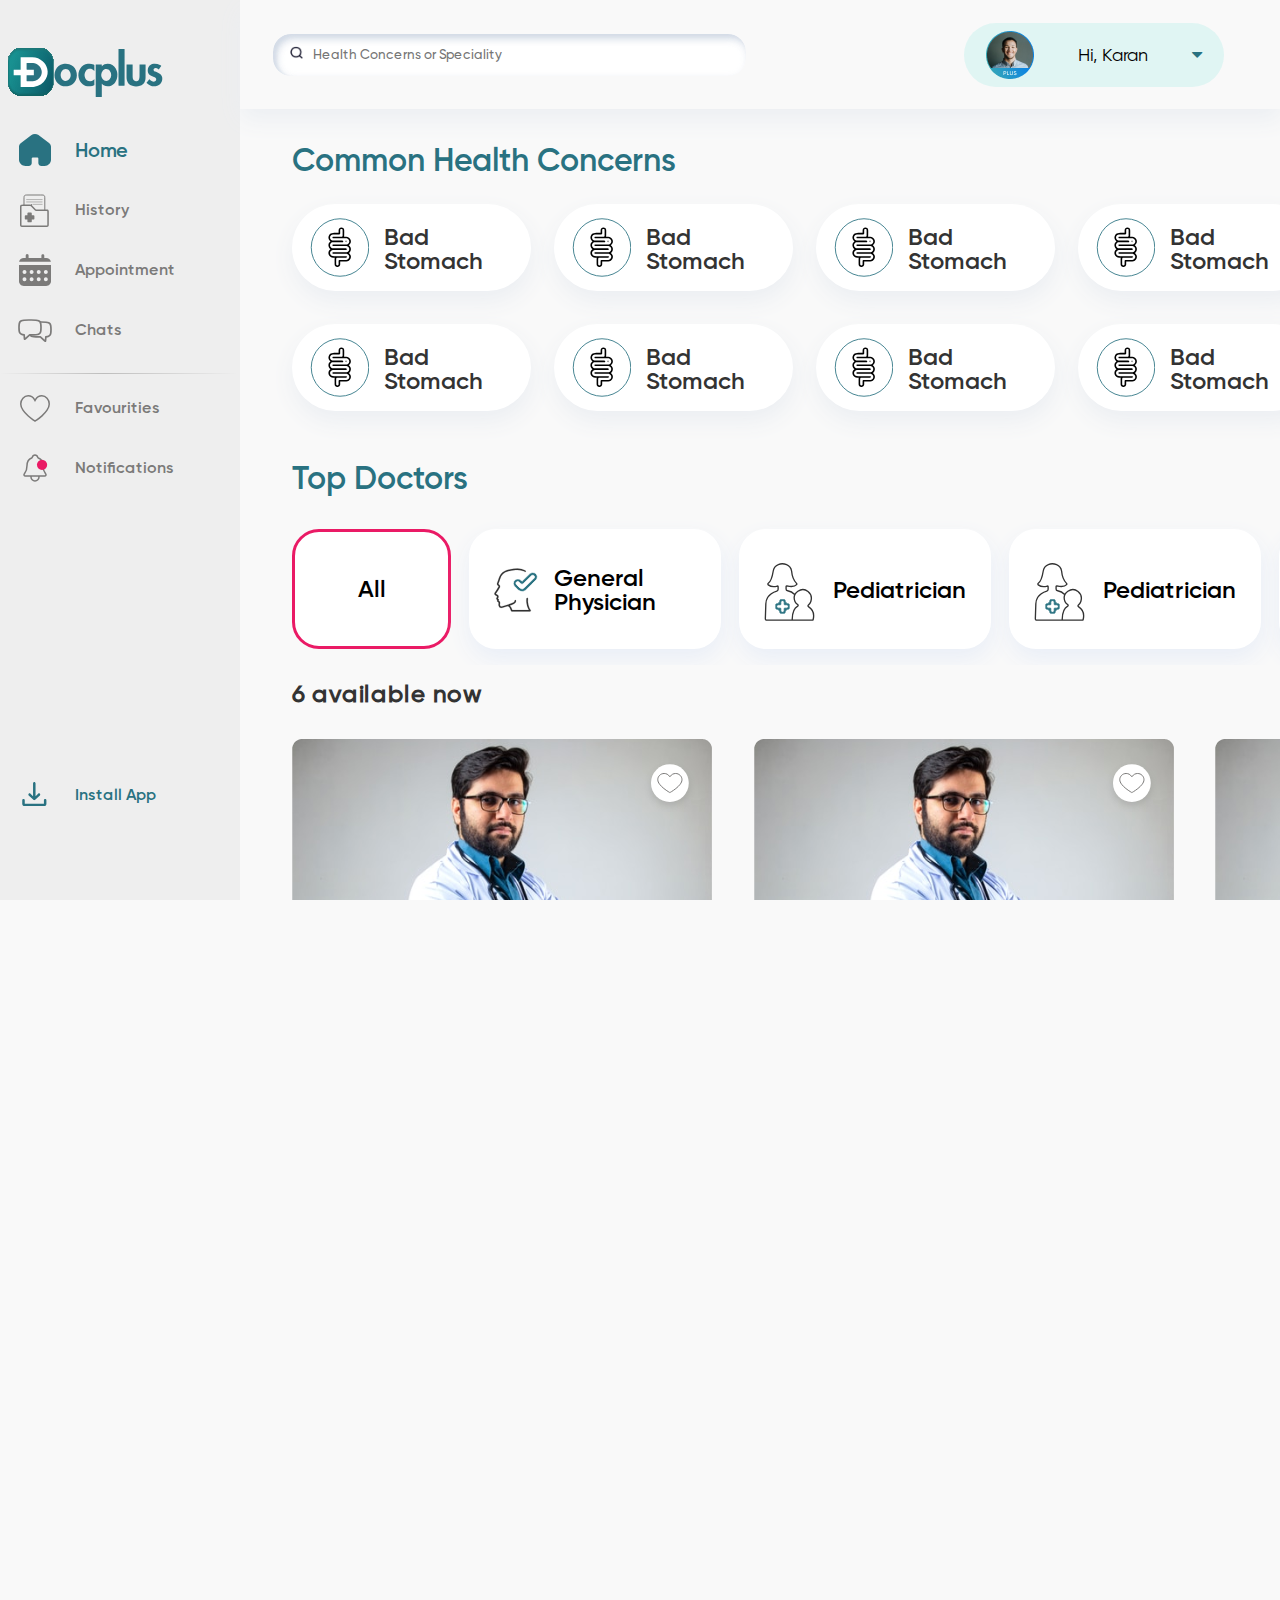
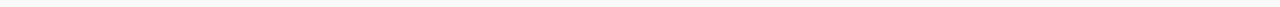
<file: index.html>
<!DOCTYPE html>
<html lang="en">
    <meta charset="UTF-8" />
    <meta http-equiv="X-UA-Compatible" content="IE=edge" />
    <meta name="viewport" content="width=device-width, initial-scale=1.0" />
    <title>DocPlus</title>
    <link rel="stylesheet" href="css/style.css" />
    <link
      rel="stylesheet"
      href="https://unpkg.com/boxicons@latest/css/boxicons.min.css"
    />
    <link
      rel="stylesheet"
      href="https://cdnjs.cloudflare.com/ajax/libs/font-awesome/4.7.0/css/font-awesome.min.css"
    />
  </head>
  <body class="container">
    <div class="side-navbar">
      <ul>
        <li>
          <a href="#">
            <svg
              class="icon1"
              width="190"
              height="64"
              viewBox="0 0 190 64"
              fill="none"
              xmlns="http://www.w3.org/2000/svg"
            >
              <path
                d="M107.72 28.6098C105.903 25.5013 103.251 23.7082 99.5472 23.7442C97.4549 23.7671 95.6507 24.5229 94.1478 25.9855C94.0594 26.0706 94.0037 26.2211 93.8106 26.1982C93.8106 25.7042 93.804 25.2166 93.8138 24.7291C93.8204 24.4869 93.7352 24.3953 93.4929 24.4019C92.933 24.415 92.3731 24.4051 91.8132 24.4051C90.5919 24.4051 89.3705 24.4019 88.1525 24.4051C87.7333 24.4084 87.7333 24.415 87.7268 24.8371C87.7235 24.8861 87.7268 24.9385 87.7268 24.9876V56.3962C87.7268 56.5303 87.7235 56.6678 87.7333 56.8019C87.7399 56.9197 87.8054 56.9884 87.9265 56.9917C88.0608 56.9982 88.1983 56.9982 88.3326 56.9982H93.2146C93.8662 56.9982 93.8106 57.0637 93.8106 56.3929V43.7496C94.0201 43.7791 94.0725 43.9198 94.1511 44.0147C94.5899 44.5415 95.1137 44.9668 95.7031 45.3137C97.4877 46.3509 99.4064 46.5603 101.401 46.1775C103.912 45.6932 105.841 44.319 107.262 42.2183C108.424 40.5005 109.059 38.5928 109.292 36.538C109.609 33.7273 109.151 31.0573 107.72 28.6098ZM101.626 39.3749C99.6487 41.6359 96.4366 41.4952 94.5833 39.1066C92.694 36.6754 92.7595 33.0859 94.7536 30.7464C95.6573 29.6895 96.8 29.1006 98.1785 29.1137C99.7633 29.1038 100.962 29.791 101.875 30.982C103.814 33.508 103.643 37.0713 101.626 39.3749Z"
                fill="#297281"
              />
              <path
                d="M67.9891 30.4191C66.7678 27.2419 64.4463 25.187 61.1883 24.212C59.1876 23.6132 57.1412 23.5575 55.1045 23.9862C51.6304 24.7126 49.0437 26.6431 47.5866 29.9086C46.1295 33.1774 46.1131 36.5215 47.4229 39.8394C48.4412 42.4112 50.2716 44.2567 52.8092 45.379C54.3481 46.0628 55.9755 46.354 57.8059 46.3442C58.6441 46.3639 59.6199 46.2592 60.5793 46.0268C63.8765 45.2317 66.3421 43.3601 67.7501 40.2516C69.2105 37.0286 69.253 33.7108 67.9891 30.4191ZM60.8969 39.594C59.0468 41.4819 56.1851 41.4394 54.3743 39.5122C53.4248 38.5044 52.8943 37.2839 52.7273 35.926C52.5243 34.2605 52.8616 32.6932 53.798 31.2764C55.7332 28.338 59.7901 28.3577 61.6827 31.4629C62.3474 32.5459 62.6879 33.7729 62.6814 35.5268C62.6454 36.8094 62.1182 38.3506 60.8969 39.594Z"
                fill="#297281"
              />
              <path
                d="M137.562 31.594C137.562 33.7274 137.588 35.8641 137.552 37.9974C137.533 39.2768 137.248 40.5169 136.734 41.6916C135.807 43.8152 134.193 45.1796 131.989 45.8177C129.425 46.5604 126.835 46.5703 124.265 45.8439C121.249 44.9898 119.514 42.9252 118.846 39.9116C118.633 38.9496 118.545 37.9713 118.545 36.9864C118.545 33.0403 118.545 29.0909 118.545 25.1448C118.545 25.076 118.545 25.0106 118.545 24.9419C118.548 24.4085 118.548 24.4053 119.062 24.4053C120.129 24.402 121.197 24.4053 122.268 24.4053C122.913 24.4053 123.554 24.402 124.2 24.4053C124.619 24.4085 124.625 24.4151 124.625 24.8306C124.628 26.3554 124.625 27.8802 124.625 29.405C124.625 31.6594 124.625 33.9106 124.625 36.1651C124.625 37.0322 124.694 37.8895 124.926 38.7271C124.962 38.858 125.002 38.9889 125.048 39.1165C125.64 40.7885 126.97 41.3873 128.568 41.2073C129.845 41.0634 130.663 40.337 131.092 39.1459C131.449 38.161 131.534 37.1303 131.537 36.0964C131.547 32.4022 131.541 28.7113 131.541 25.0171C131.541 24.3627 131.465 24.4053 132.13 24.4053C133.79 24.4053 135.454 24.4053 137.114 24.4053C137.579 24.4053 137.585 24.4118 137.585 24.8863C137.585 27.1211 137.585 29.3592 137.585 31.594C137.575 31.594 137.569 31.594 137.562 31.594Z"
                fill="#297281"
              />
              <path
                d="M116.581 27.317C116.581 33.1936 116.581 39.0735 116.581 44.9502C116.581 45.0679 116.568 45.189 116.584 45.3068C116.617 45.5882 116.476 45.6471 116.227 45.6471C114.43 45.6406 112.635 45.6406 110.838 45.6471C110.563 45.6471 110.474 45.5391 110.5 45.2872C110.51 45.1857 110.5 45.0843 110.5 44.9829C110.5 33.21 110.5 21.4371 110.5 9.66742C110.5 8.91485 110.399 9.00319 111.185 9.00319C112.796 8.99992 114.407 9.00319 116.014 9.00319C116.65 9.00319 116.578 8.97702 116.578 9.5889C116.581 15.495 116.581 21.4076 116.581 27.317Z"
                fill="#297281"
              />
              <path
                d="M150.761 29.4311C150.513 29.2348 150.293 29.0548 150.064 28.8879C149.38 28.3938 148.633 28.0535 147.778 27.9914C147.052 27.939 146.443 28.1713 145.968 28.721C145.372 29.4114 145.441 30.3374 146.122 30.9428C146.439 31.2275 146.806 31.4401 147.202 31.6037C148.109 31.98 149.023 32.34 149.93 32.7195C150.555 32.9813 151.154 33.2954 151.721 33.6717C153.142 34.6206 153.977 35.9425 154.219 37.6244C154.386 38.7925 154.327 39.9573 153.974 41.0928C153.234 43.4519 151.629 45.0192 149.327 45.7784C145.391 47.0807 141.917 46.2005 138.964 43.2916C138.869 43.1967 138.79 43.0822 138.692 42.9873C138.555 42.8531 138.578 42.7386 138.689 42.5914C139.553 41.4821 140.408 40.3696 141.259 39.2669C141.449 39.2702 141.502 39.4142 141.593 39.5058C142.317 40.2322 143.096 40.8801 144.049 41.2825C144.877 41.6326 145.735 41.8093 146.623 41.5443C147.828 41.1844 148.502 39.9377 148.139 38.7827C148.014 38.3802 147.769 38.0628 147.448 37.801C147.009 37.4444 146.501 37.2055 145.987 36.9896C145.221 36.6722 144.445 36.3744 143.682 36.0505C143.011 35.7658 142.373 35.4157 141.786 34.9772C140.545 34.0414 139.897 32.7948 139.786 31.2536C139.674 29.6961 139.917 28.2106 140.732 26.8592C141.839 25.0171 143.505 23.9929 145.617 23.7868C147.837 23.5708 149.969 23.9962 151.97 25.004C152.395 25.2166 152.791 25.4784 153.161 25.7762C153.286 25.8743 153.335 25.9627 153.224 26.1099C152.408 27.2093 151.593 28.3088 150.761 29.4311Z"
                fill="#297281"
              />
              <path
                d="M86.3757 30.894C86.1301 30.6747 85.9729 30.5341 85.8125 30.3901C84.7352 29.4379 83.5073 28.8588 82.047 28.8391C80.3508 28.8195 78.9527 29.4739 77.9704 30.8384C76.3823 33.0437 76.1106 35.4683 77.1453 37.9649C78.5598 41.3711 82.7411 42.2644 85.5571 39.9707C85.8059 39.7678 86.0417 39.5519 86.2807 39.3457C86.4248 39.4014 86.3757 39.5191 86.3757 39.6075C86.3789 41.3024 86.3724 42.9941 86.3855 44.689C86.3888 44.9671 86.2971 45.1111 86.0515 45.2354C84.8858 45.8211 83.6547 46.1811 82.3613 46.2956C79.5355 46.5508 76.9324 45.9357 74.6731 44.1622C72.5055 42.4607 71.1925 40.2161 70.6555 37.5297C70.0399 34.4474 70.4918 31.5157 72.1519 28.8359C73.9135 25.999 76.4904 24.3269 79.8106 23.8492C81.7457 23.5711 83.6285 23.7511 85.4294 24.5625C85.5996 24.6378 85.7601 24.7392 85.9336 24.8014C86.2807 24.9323 86.3986 25.1548 86.392 25.5376C86.3658 26.6894 86.3822 27.8411 86.3822 28.9929C86.3757 29.5884 86.3757 30.1774 86.3757 30.894Z"
                fill="#297281"
              />
              <g filter="url(#filter0_ii_2_633)">
                <path
                  d="M0.00320247 31.9513C0.00320247 28.7182 0.0124392 25.4851 0.000125806 22.249C-0.00910925 19.828 0.489583 17.5301 1.66551 15.4136C3.96812 11.2761 7.48976 8.84903 12.1719 8.12305C12.7691 8.03076 13.3756 8 13.982 8C19.8155 8.00308 25.649 7.99692 31.4855 8.00307C38.1563 8.00922 43.9498 12.8143 45.1996 19.3635C45.372 20.2741 45.4643 21.1908 45.4643 22.1167C45.4643 28.7121 45.4705 35.3074 45.4643 41.8997C45.4582 48.3629 41.2131 53.8816 34.9733 55.5458C33.8589 55.8442 32.7261 55.998 31.5717 55.998C25.6736 55.998 19.7755 56.0041 13.8773 55.9949C7.41895 55.9857 1.64396 51.2822 0.320272 44.9698C0.0924743 43.8901 0.00320247 42.798 0.00320247 41.6967C0.00628082 38.4513 0.00320247 35.1998 0.00320247 31.9513Z"
                  fill="url(#paint0_linear_2_633)"
                />
              </g>
              <path
                d="M19.0829 17.284C20.8191 17.284 22.5583 17.2717 24.2945 17.287C28.3795 17.3239 31.9104 18.779 34.9118 21.5168C37.0728 23.4856 38.5565 25.8789 39.2584 28.7305C40.148 32.3389 39.6155 35.7627 37.7685 38.9527C35.2473 43.3025 31.4517 45.8895 26.5078 46.7909C25.7721 46.9262 25.0241 46.9785 24.273 46.9785C20.5759 46.9724 16.8757 46.9754 13.1786 46.9754C12.5875 46.9754 12.6522 47.0308 12.6522 46.431C12.6522 42.9579 12.6522 39.4849 12.6522 36.0119C12.6522 35.9319 12.6522 35.8519 12.6522 35.7719C12.6491 35.3628 12.6491 35.3566 12.2335 35.3566C10.2234 35.3566 8.21628 35.3566 6.20611 35.3566C6.09529 35.3566 5.9814 35.3536 5.87057 35.3566C5.72897 35.3597 5.6674 35.2951 5.67664 35.1536C5.67972 35.0736 5.67664 34.9936 5.67664 34.9137C5.67664 33.3202 5.67664 31.7267 5.67664 30.1332C5.67664 29.6564 5.63046 29.681 6.15378 29.681C8.13008 29.681 10.1064 29.681 12.0827 29.681C12.1935 29.681 12.3074 29.678 12.4182 29.681C12.5752 29.6872 12.6583 29.6257 12.6491 29.4596C12.6429 29.3334 12.6491 29.2042 12.6491 29.0781C12.6491 25.319 12.6491 21.5599 12.6491 17.8008C12.6491 17.2163 12.5875 17.284 13.1478 17.284C15.1303 17.2809 17.1066 17.284 19.0829 17.284Z"
                fill="white"
              />
              <path
                d="M22.2536 35.356C23.3372 35.356 24.4208 35.3591 25.5044 35.356C25.8368 35.356 25.843 35.3468 25.843 35.0115C25.8461 33.3565 25.8461 31.6984 25.843 30.0434C25.843 29.6958 25.8368 29.6897 25.4613 29.6897C23.4049 29.6866 21.3486 29.6897 19.2922 29.6897C19.1814 29.6897 19.0675 29.6928 18.9567 29.6897C18.6058 29.6804 18.5996 29.6805 18.5996 29.3082C18.5965 27.3179 18.5965 25.3276 18.5996 23.3342C18.5996 22.9959 18.6058 22.9897 18.9413 22.9866C20.0095 22.9836 21.0777 22.9682 22.1459 22.9897C23.1494 23.0082 24.1468 22.8944 25.1534 23.002C29.2476 23.4388 32.9355 26.552 33.662 30.7387C33.9975 32.6797 33.6497 34.5224 32.6769 36.2205C30.953 39.2351 28.3395 40.9209 24.8764 41.2962C24.1714 41.3731 23.4757 41.29 22.7769 41.2839C21.5333 41.2746 20.2896 41.2808 19.046 41.2808C18.5473 41.2808 18.5965 41.3116 18.5935 40.8563C18.5935 39.1675 18.5935 37.4786 18.5935 35.7929C18.5935 35.3622 18.5965 35.3622 19.0429 35.3622C20.1172 35.356 21.1854 35.356 22.2536 35.356Z"
                fill="#297281"
              />
              <defs>
                <filter
                  id="filter0_ii_2_633"
                  x="0"
                  y="6.33086"
                  width="45.467"
                  height="51.3383"
                  filterUnits="userSpaceOnUse"
                  color-interpolation-filters="sRGB"
                >
                  <feFlood flood-opacity="0" result="BackgroundImageFix" />
                  <feBlend
                    mode="normal"
                    in="SourceGraphic"
                    in2="BackgroundImageFix"
                    result="shape"
                  />
                  <feColorMatrix
                    in="SourceAlpha"
                    type="matrix"
                    values="0 0 0 0 0 0 0 0 0 0 0 0 0 0 0 0 0 0 127 0"
                    result="hardAlpha"
                  />
                  <feOffset dy="1.66914" />
                  <feGaussianBlur stdDeviation="0.834568" />
                  <feComposite
                    in2="hardAlpha"
                    operator="arithmetic"
                    k2="-1"
                    k3="1"
                  />
                  <feColorMatrix
                    type="matrix"
                    values="0 0 0 0 0.106972 0 0 0 0 0.4625 0 0 0 0 0.4625 0 0 0 1 0"
                  />
                  <feBlend
                    mode="normal"
                    in2="shape"
                    result="effect1_innerShadow_2_633"
                  />
                  <feColorMatrix
                    in="SourceAlpha"
                    type="matrix"
                    values="0 0 0 0 0 0 0 0 0 0 0 0 0 0 0 0 0 0 127 0"
                    result="hardAlpha"
                  />
                  <feOffset dy="-1.66914" />
                  <feGaussianBlur stdDeviation="0.834568" />
                  <feComposite
                    in2="hardAlpha"
                    operator="arithmetic"
                    k2="-1"
                    k3="1"
                  />
                  <feColorMatrix
                    type="matrix"
                    values="0 0 0 0 0.060563 0 0 0 0 0.3875 0 0 0 0 0.3875 0 0 0 1 0"
                  />
                  <feBlend
                    mode="normal"
                    in2="effect1_innerShadow_2_633"
                    result="effect2_innerShadow_2_633"
                  />
                </filter>
                <linearGradient
                  id="paint0_linear_2_633"
                  x1="-1.22059"
                  y1="22.5"
                  x2="52.4805"
                  y2="42.0514"
                  gradientUnits="userSpaceOnUse"
                >
                  <stop
                    offset="0.0754687"
                    stop-color="#008686"
                    stop-opacity="0.9"
                  />
                  <stop offset="1" stop-color="#0A5362" />
                </linearGradient>
              </defs>
            </svg>
          </a>
        </li>
        <li>
          <a href="#" id="active">
            <span class="icon"
              ><svg
                width="32"
                height="32"
                viewBox="0 0 32 32"
                fill="none"
                xmlns="http://www.w3.org/2000/svg"
              >
                <path
                  d="M30.0446 9.05529C31.173 9.88578 31.8653 11.1195 31.9832 12.462L32 12.7837V25.7594C32 29.1037 29.2194 31.824 25.7347 32H22.3832C20.7815 31.9696 19.4863 30.7855 19.3684 29.2973L19.3516 29.0717V24.4968C19.3516 23.9992 18.9625 23.5848 18.4421 23.5031L18.2905 23.4871H13.792C13.2547 23.5031 12.8168 23.8712 12.7495 24.3512L12.7326 24.4968V29.0573C12.7326 29.1517 12.7141 29.2637 12.6989 29.3437L12.6821 29.3773L12.6636 29.4877C12.4632 30.8495 11.2842 31.888 9.81894 31.9856L9.6 32H6.58526C3.06526 32 0.185263 29.3773 0 26.0794V12.7837C0.0151579 11.4219 0.64 10.1578 1.68421 9.27771L12.1768 1.26091C14.3158 -0.353654 17.3137 -0.417661 19.5183 1.06889L19.7895 1.26091L30.0446 9.05529Z"
                  fill="#297281"
                />
              </svg>
            </span>
            <span class="text1">Home</span>
          </a>
        </li>
        <li>
          <a href="#">
            <span class="icon"
              ><svg
                width="29"
                height="33"
                viewBox="0 0 29 33"
                fill="none"
                xmlns="http://www.w3.org/2000/svg"
              >
                <path
                  d="M24.7996 17V5C24.7996 3.11438 24.7996 2.17157 24.2138 1.58579C23.6281 1 22.6852 1 20.7996 1H7.99963C6.11402 1 5.17121 1 4.58542 1.58579C3.99963 2.17157 3.99963 3.11438 3.99963 5V12.2"
                  stroke="#7B7A79"
                />
                <path
                  d="M15.4697 15.9304C15.6103 16.0711 15.8011 16.1501 16 16.1501H25.6C26.1724 16.1501 26.5566 16.1507 26.8525 16.1749C27.1396 16.1983 27.2769 16.2402 27.3675 16.2863C27.6027 16.4062 27.7939 16.5974 27.9138 16.8326C27.9599 16.9232 28.0018 17.0605 28.0252 17.3476C28.0494 17.6435 28.05 18.0277 28.05 18.6001V29.8001C28.05 30.3725 28.0494 30.7567 28.0252 31.0526C28.0018 31.3397 27.9599 31.477 27.9138 31.5676C27.7939 31.8028 27.6027 31.994 27.3675 32.1139C27.2769 32.16 27.1396 32.2019 26.8525 32.2253C26.5566 32.2495 26.1724 32.2501 25.6 32.2501H3.2C2.62757 32.2501 2.24336 32.2495 1.94748 32.2253C1.66035 32.2019 1.52307 32.16 1.43251 32.1139C1.19731 31.994 1.00608 31.8028 0.886242 31.5676C0.840099 31.477 0.798216 31.3397 0.774758 31.0526C0.750583 30.7567 0.75 30.3725 0.75 29.8001V13.8001C0.75 13.2277 0.750583 12.8435 0.774758 12.5476C0.798216 12.2605 0.840099 12.1232 0.886242 12.0326C1.00608 11.7974 1.19731 11.6062 1.43251 11.4863C1.52307 11.4402 1.66035 11.3983 1.94748 11.3749C2.24336 11.3507 2.62757 11.3501 3.2 11.3501H9.87452C10.3994 11.3501 10.5396 11.3549 10.6634 11.3846C10.7909 11.4153 10.9129 11.4658 11.0247 11.5343L11.4166 10.8948L11.0247 11.5343C11.1332 11.6008 11.2358 11.6965 11.6069 12.0677L15.4697 15.9304Z"
                  fill="#EEEEEE"
                  stroke="#7B7A79"
                  stroke-width="1.5"
                  stroke-linejoin="round"
                />
                <path
                  d="M8.18135 18.5996C7.75988 18.5996 7.41781 18.9417 7.41781 19.3631V21.2183H5.56352C5.14205 21.2183 4.79999 21.5604 4.79999 21.9818V24.8178C4.79999 25.0203 4.88043 25.2145 5.02362 25.3577C5.16681 25.5009 5.36102 25.5813 5.56352 25.5813H7.41781V27.4361C7.41781 27.6386 7.49825 27.8328 7.64144 27.976C7.78463 28.1192 7.97885 28.1996 8.18135 28.1996H11.0173C11.2198 28.1996 11.414 28.1192 11.5572 27.976C11.7004 27.8328 11.7809 27.6386 11.7809 27.4361V25.5813H13.6351C13.8376 25.5813 14.0319 25.5009 14.175 25.3577C14.3182 25.2145 14.3987 25.0203 14.3987 24.8178V21.9818C14.3987 21.5599 14.0566 21.2183 13.6351 21.2183H11.7809V19.3631C11.7809 18.9417 11.4388 18.5996 11.0173 18.5996H8.18135Z"
                  fill="#7B7A79"
                />
                <line
                  x1="6.6496"
                  y1="5.5498"
                  x2="22.1496"
                  y2="5.5498"
                  stroke="#7B7A79"
                  stroke-width="0.5"
                  stroke-linecap="round"
                />
                <line
                  x1="6.6496"
                  y1="7.9502"
                  x2="22.1496"
                  y2="7.9502"
                  stroke="#7B7A79"
                  stroke-width="0.5"
                  stroke-linecap="round"
                />
                <line
                  x1="13.0504"
                  y1="10.3501"
                  x2="22.1504"
                  y2="10.3501"
                  stroke="#7B7A79"
                  stroke-width="0.5"
                  stroke-linecap="round"
                />
              </svg>
            </span>
            <span class="text">History</span>
          </a>
        </li>
        <li>
          <a href="upcoming.html">
            <span class="icon"
              ><svg
                width="32"
                height="32"
                viewBox="0 0 32 32"
                fill="none"
                xmlns="http://www.w3.org/2000/svg"
              >
                <path
                  fill-rule="evenodd"
                  clip-rule="evenodd"
                  d="M9.6 1.56098C9.6 0.871293 9.44523 0 8 0C7.29308 0 6.72002 0.871293 6.72002 1.56098V3.90244H4.8C2.43708 3.90244 0.472937 5.56819 0.0740024 7.76172H31.926C31.5271 5.56819 29.5629 3.90244 27.2 3.90244H25.2799V1.56098C25.2799 0.871293 24.5266 0.312195 23.8197 0.312195C23.1128 0.312195 22.4 0.871293 22.4 1.56098V3.90244H17.28H16H14.72H9.6V1.56098ZM0 10.8837V27.3171C0 29.9034 2.14903 32 4.8 32H27.2C29.851 32 32 29.9034 32 27.3171V10.8837H0ZM7.46775 17.945C7.46775 19.061 6.59222 19.9658 5.5122 19.9658C4.43217 19.9658 3.55664 19.061 3.55664 17.945C3.55664 16.829 4.43217 15.9243 5.5122 15.9243C6.59222 15.9243 7.46775 16.829 7.46775 17.945ZM5.5122 27.3144C6.59222 27.3144 7.46775 26.4097 7.46775 25.2937C7.46775 24.1777 6.59222 23.2729 5.5122 23.2729C4.43217 23.2729 3.55664 24.1777 3.55664 25.2937C3.55664 26.4097 4.43217 27.3144 5.5122 27.3144ZM14.5771 17.945C14.5771 19.061 13.7016 19.9658 12.6216 19.9658C11.5415 19.9658 10.666 19.061 10.666 17.945C10.666 16.829 11.5415 15.9243 12.6216 15.9243C13.7016 15.9243 14.5771 16.829 14.5771 17.945ZM12.6216 27.3144C13.7016 27.3144 14.5771 26.4097 14.5771 25.2937C14.5771 24.1777 13.7016 23.2729 12.6216 23.2729C11.5415 23.2729 10.666 24.1777 10.666 25.2937C10.666 26.4097 11.5415 27.3144 12.6216 27.3144ZM21.6885 17.945C21.6885 19.061 20.8129 19.9658 19.7329 19.9658C18.6529 19.9658 17.7773 19.061 17.7773 17.945C17.7773 16.829 18.6529 15.9243 19.7329 15.9243C20.8129 15.9243 21.6885 16.829 21.6885 17.945ZM19.7329 27.3144C20.8129 27.3144 21.6885 26.4097 21.6885 25.2937C21.6885 24.1777 20.8129 23.2729 19.7329 23.2729C18.6529 23.2729 17.7773 24.1777 17.7773 25.2937C17.7773 26.4097 18.6529 27.3144 19.7329 27.3144ZM28.7998 17.945C28.7998 19.061 27.9243 19.9658 26.8442 19.9658C25.7642 19.9658 24.8887 19.061 24.8887 17.945C24.8887 16.829 25.7642 15.9243 26.8442 15.9243C27.9243 15.9243 28.7998 16.829 28.7998 17.945ZM26.8442 27.3144C27.9243 27.3144 28.7998 26.4097 28.7998 25.2937C28.7998 24.1777 27.9243 23.2729 26.8442 23.2729C25.7642 23.2729 24.8887 24.1777 24.8887 25.2937C24.8887 26.4097 25.7642 27.3144 26.8442 27.3144Z"
                  fill="#7B7A79"
                />
              </svg>
            </span>
            <span class="text">Appointment</span>
          </a>
        </li>
        <li>
          <a href="#">
            <span class="icon"
              ><svg
                width="34"
                height="23"
                viewBox="0 0 34 23"
                fill="none"
                xmlns="http://www.w3.org/2000/svg"
              >
                <path
                  d="M11.9269 4.89807C11 5.97526 11 7.4748 11 10.4739C11 13.473 11 14.9725 11.9269 16.0497C12.3282 16.516 12.8438 16.9164 13.4444 17.228C14.8316 17.9478 16.7627 17.9478 20.625 17.9478H22.3437L25.0939 20.3501C25.0939 20.3501 27.12 22.5902 27.5 22L27.8437 17.9478V17.8617C29.0084 17.773 29.852 17.5931 30.5556 17.228C31.1562 16.9164 31.6718 16.516 32.0731 16.0497C33 14.9725 33 13.473 33 10.4739C33 7.4748 33 5.97526 32.0731 4.89807C31.6718 4.43174 31.1562 4.03135 30.5556 3.71976C29.1684 3 27.2373 3 23.375 3H20.625C16.7627 3 14.8316 3 13.4444 3.71976C12.8438 4.03135 12.3282 4.43174 11.9269 4.89807Z"
                  fill="#EEEEEE"
                  stroke="#7B7A79"
                  stroke-width="1.7"
                  stroke-linecap="round"
                  stroke-linejoin="round"
                />
                <path
                  d="M22.0731 2.89807C23 3.97526 23 5.4748 23 8.47389C23 11.473 23 12.9725 22.0731 14.0497C21.6718 14.516 21.1562 14.9164 20.5556 15.228C19.1684 15.9478 17.2373 15.9478 13.375 15.9478H11.6563L8.90608 18.3501C8.90608 18.3501 6.88004 20.5902 6.5 20L6.15625 15.9478V15.8617C4.99164 15.773 4.14803 15.5931 3.44436 15.228C2.84382 14.9164 2.32819 14.516 1.92692 14.0497C1 12.9725 1 11.473 1 8.47389C1 5.4748 1 3.97526 1.92692 2.89807C2.32819 2.43174 2.84382 2.03135 3.44436 1.71976C4.83159 1 6.76273 1 10.625 1H13.375C17.2373 1 19.1684 1 20.5556 1.71976C21.1562 2.03135 21.6718 2.43174 22.0731 2.89807Z"
                  fill="#EEEEEE"
                  stroke="#7B7A79"
                  stroke-width="1.7"
                  stroke-linecap="round"
                  stroke-linejoin="round"
                />
              </svg>
            </span>
            <span class="text">Chats</span>
          </a>
        </li>
        <svg
          class="vhr"
          width="313"
          height="1"
          viewBox="0 0 313 1"
          fill="none"
          xmlns="http://www.w3.org/2000/svg"
        >
          <line
            x1="-0.00292969"
            y1="0.5"
            x2="312.997"
            y2="0.5"
            stroke="url(#paint0_linear_2_505)"
          />
          <defs>
            <linearGradient
              id="paint0_linear_2_505"
              x1="-0.00292969"
              y1="1"
              x2="312.997"
              y2="0.999348"
              gradientUnits="userSpaceOnUse"
            >
              <stop stop-color="#7B7A79" stop-opacity="0" />
              <stop
                offset="0.432292"
                stop-color="#7B7A79"
                stop-opacity="0.55"
              />
              <stop offset="0.989583" stop-color="#7B7A79" stop-opacity="0" />
            </linearGradient>
          </defs>
        </svg>

        <li>
          <a href="#">
            <span class="icon"
              ><svg
                width="32"
                height="32"
                viewBox="0 0 32 32"
                fill="none"
                xmlns="http://www.w3.org/2000/svg"
              >
                <path
                  d="M16.2398 28.9655C16.1523 29.0216 16.0731 29.0719 16.0027 29.1163C15.9319 29.071 15.8521 29.0197 15.764 28.9624C15.3609 28.7007 14.7831 28.3157 14.0889 27.8256C12.6991 26.8444 10.8494 25.4464 9.00309 23.7767C7.15372 22.1041 5.32718 20.1762 3.96773 18.1377C2.60414 16.093 1.75 13.9964 1.75 11.9709C1.75 7.36238 5.13281 3.75027 9.16003 3.75027V3.7503L9.16646 3.75024C11.6352 3.72908 13.9763 5.09387 15.3542 7.42718L15.9963 8.51436L16.6439 7.43048C18.032 5.10715 20.3688 3.74409 22.837 3.75027C26.8579 3.77238 30.2288 7.37325 30.25 11.9725C30.2496 14.0325 29.3939 16.1457 28.0317 18.1942C26.6728 20.2379 24.847 22.1611 22.9983 23.8249C21.1526 25.486 19.3036 26.8713 17.9142 27.842C17.2202 28.3269 16.6426 28.7072 16.2398 28.9655Z"
                  stroke="#7B7A79"
                  stroke-width="1.5"
                />
              </svg>
            </span>
            <span class="text">Favourities</span>
          </a>
        </li>
        <li>
          <a href="#">
            <span class="icon"
              ><svg
                width="32"
                height="32"
                viewBox="0 0 32 32"
                fill="none"
                xmlns="http://www.w3.org/2000/svg"
              >
                <path
                  d="M19.9999 24V25C19.9999 26.0609 19.5785 27.0783 18.8284 27.8284C18.0782 28.5786 17.0608 29 15.9999 29C14.9391 29 13.9217 28.5786 13.1715 27.8284C12.4214 27.0783 11.9999 26.0609 11.9999 25V24M26.7299 21.9644C25.1249 20 23.9918 19 23.9918 13.5844C23.9918 8.625 21.4593 6.85812 19.3749 6C19.0981 5.88625 18.8374 5.625 18.7531 5.34062C18.3874 4.09625 17.3624 3 15.9999 3C14.6374 3 13.6118 4.09687 13.2499 5.34187C13.1656 5.62937 12.9049 5.88625 12.6281 6C10.5412 6.85937 8.01119 8.62 8.01119 13.5844C8.00807 19 6.87494 20 5.26994 21.9644C4.60494 22.7781 5.18744 24 6.35057 24H25.6556C26.8124 24 27.3912 22.7744 26.7299 21.9644Z"
                  stroke="#7B7A79"
                  stroke-width="1.5"
                  stroke-linecap="round"
                  stroke-linejoin="round"
                />
                <rect
                  x="17.9238"
                  y="7.68164"
                  width="10.24"
                  height="10.24"
                  rx="5.12"
                  fill="#EA1A65"
                />
              </svg>
            </span>
            <span class="text">Notifications</span>
          </a>
        </li>
        
        <li>
          <a href="#" class="install" id="active">
            <span class="icon"
              ><svg
                width="27"
                height="26"
                viewBox="0 0 27 26"
                fill="none"
                xmlns="http://www.w3.org/2000/svg"
              >
                <path
                  d="M12.4113 17.8379C12.5274 17.9475 12.6652 18.0344 12.8169 18.0937C12.9685 18.1531 13.1311 18.1836 13.2953 18.1836C13.4594 18.1836 13.622 18.1531 13.7736 18.0937C13.9253 18.0344 14.0631 17.9475 14.1792 17.8379L18.8932 13.3872C19.1276 13.1658 19.2593 12.8657 19.2593 12.5527C19.2593 12.2397 19.1276 11.9395 18.8932 11.7181C18.6588 11.4968 18.3408 11.3725 18.0093 11.3725C17.6778 11.3725 17.3598 11.4968 17.1254 11.7181L14.5453 14.1542V1.26759C14.5453 0.954589 14.4136 0.654404 14.1791 0.433076C13.9447 0.211748 13.6268 0.0874077 13.2953 0.0874077C12.9637 0.0874077 12.6458 0.211748 12.4114 0.433076C12.1769 0.654404 12.0453 0.954589 12.0453 1.26759V14.1542L9.4651 11.7181C9.23068 11.4968 8.91274 11.3725 8.58122 11.3725C8.2497 11.3725 7.93176 11.4968 7.69734 11.7181C7.46292 11.9395 7.33122 12.2397 7.33122 12.5527C7.33122 12.8657 7.46292 13.1658 7.69734 13.3872L12.4113 17.8379Z"
                  fill="#297281"
                />
                <path
                  d="M24.1667 17.0034C23.8351 17.0034 23.5172 17.1278 23.2828 17.3491C23.0484 17.5704 22.9167 17.8706 22.9167 18.1836V21.6367H3.75V18.1836C3.75 17.8706 3.6183 17.5704 3.38388 17.3491C3.14946 17.1278 2.83152 17.0034 2.5 17.0034C2.16848 17.0034 1.85054 17.1278 1.61612 17.3491C1.3817 17.5704 1.25 17.8706 1.25 18.1836L1.25 22.0301C1.25 22.5518 1.46949 23.0521 1.86019 23.421C2.2509 23.7899 2.7808 23.9971 3.33333 23.9971H23.3333C23.8859 23.9971 24.4158 23.7899 24.8065 23.421C25.1972 23.0521 25.4167 22.5518 25.4167 22.0301V18.1836C25.4167 17.8706 25.285 17.5704 25.0506 17.3491C24.8161 17.1278 24.4982 17.0034 24.1667 17.0034Z"
                  fill="#297281"
                />
              </svg>
            </span>
            <span class="text">Install App</span>
          </a>
        </li>
      </ul>
    </div>
    <div class="content">
      <div class="top-navbar">
        <div class="bx bx-menu" id="menu-icon"></div>
        <div class="profile">
          <label>
            <input
              type="search"
              class="search"
              placeholder="Health Concerns or Speciality"
            />
          </label>
          <div class="dropdown">
            <button class="btn1"><img class="img" src="avatar profile img.png">Hi, Karan<i  style="color:#297281" class="fa fa-caret-down"></i></button>
            <div class="dropdown-content">
            <a href="#">Account</a>
            <a href="#">Settings</a>
            <a href="#">Logout</a>
            </div>
          </div>
          </div>
        </div>
        <div class="cont1">
          <h2>Common Health Concerns</h2>
          <div class="c">
            <div class="c1"><a href="#">
              <div class="r1">
                <svg width="69" height="69" viewBox="0 0 69 69" fill="none" xmlns="http://www.w3.org/2000/svg">
                <circle cx="34.9779" cy="34.4935" r="33.5091" fill="white" stroke="#297281"/>
                <mask id="path-2-inside-1_2_380" fill="white">
                <path d="M35.2149 50.8734C35.2149 51.9611 35.229 52.9743 35.2149 53.9876C35.2298 54.4278 35.1498 54.8662 34.9797 55.2749C34.8097 55.6837 34.5536 56.0538 34.2275 56.3618C33.9014 56.6698 33.5125 56.909 33.0855 57.0641C32.6585 57.2192 32.2026 57.2868 31.7471 57.2628C30.9467 57.2226 30.1906 56.8955 29.6268 56.3453C29.0631 55.7952 28.7322 55.0617 28.6991 54.2885C28.6603 52.019 28.6723 49.7482 28.69 47.4781C28.7316 47.0941 28.8111 46.7148 28.9274 46.3454C28.273 46.3454 27.6321 46.357 26.9933 46.3454C25.827 46.3268 24.6955 45.9584 23.7557 45.2914C22.8158 44.6244 22.1139 43.6918 21.7473 42.6226C21.3756 41.5451 21.3681 40.3814 21.7256 39.2994C22.0832 38.2173 22.7873 37.273 23.7367 36.6024C23.7932 36.5614 23.8448 36.515 23.9558 36.425C23.1927 35.9276 22.5681 35.2567 22.1368 34.4714C21.7054 33.6861 21.4807 32.8105 21.4823 31.9216C21.4682 31.0413 21.6795 30.1713 22.0974 29.3889C22.5154 28.6065 23.127 27.9358 23.878 27.4366C23.3516 26.9286 22.8611 26.3872 22.4095 25.8161C21.8665 25.0167 21.5528 24.0926 21.5004 23.1379C21.4481 22.1832 21.6591 21.2323 22.1117 20.382C22.5644 19.5318 23.2426 18.8127 24.0771 18.2982C24.9116 17.7837 25.8725 17.4922 26.8618 17.4534C28.8017 17.3961 30.7444 17.4384 32.6857 17.4363H33.3082C33.3195 17.2125 33.3344 17.0269 33.3365 16.8475C33.3492 15.8847 33.3175 14.9199 33.3769 13.9598C33.4307 13.1855 33.7809 12.4582 34.3595 11.9195C34.938 11.3808 35.7035 11.0693 36.5068 11.0454C37.3102 11.0216 38.0941 11.2872 38.7058 11.7906C39.3175 12.294 39.7135 12.9991 39.8164 13.7688C39.8773 14.384 39.903 15.002 39.8934 15.6199C39.9047 16.6516 39.9124 17.684 39.8934 18.7157C39.8722 19.7876 39.8171 20.8589 39.7747 21.9643C40.5004 21.9643 41.3534 21.9486 42.2064 21.9643C43.3682 21.9906 44.4929 22.3654 45.4241 23.0367C46.3554 23.7079 47.0472 24.6424 47.4036 25.7104C47.7601 26.7784 47.7635 27.927 47.4133 28.9969C47.0631 30.0669 46.3768 31.0051 45.4495 31.6814L45.1838 31.8793C45.9469 32.3786 46.5714 33.0512 47.0027 33.8379C47.4339 34.6246 47.6588 35.5015 47.6573 36.3916C47.6784 37.2436 47.4842 38.0877 47.0917 38.8511C46.6992 39.6145 46.1201 40.274 45.4043 40.7728C45.7329 41.1877 46.0635 41.6141 46.4041 42.0331C47.0845 42.7964 47.519 43.7349 47.6543 44.7334C47.7897 45.7319 47.62 46.7468 47.1661 47.6534C46.775 48.5986 46.0993 49.4089 45.2264 49.9795C44.3535 50.5501 43.3235 50.8548 42.2693 50.8543C40.133 50.913 37.9938 50.87 35.8567 50.872L35.2149 50.8734ZM34.3089 37.3373C31.9931 37.3373 29.678 37.3243 27.3621 37.3475C26.8309 37.3429 26.3022 37.4189 25.7954 37.5727C25.0089 37.8453 24.3412 38.3666 23.9004 39.052C23.4596 39.7374 23.2717 40.5466 23.3674 41.348C23.4632 42.1495 23.8368 42.8961 24.4275 43.4667C25.0182 44.0372 25.7914 44.3982 26.6215 44.4909C26.9743 44.5336 27.3295 44.5564 27.6851 44.5591C32.2801 44.5632 36.8754 44.5632 41.4714 44.5591C41.6495 44.5591 41.8248 44.5536 42.0057 44.5645C42.1314 44.5558 42.2577 44.572 42.3767 44.6122C42.4956 44.6523 42.6049 44.7156 42.6976 44.798C42.7903 44.8804 42.8644 44.9803 42.9157 45.0915C42.9669 45.2027 42.994 45.3228 42.9954 45.4445C42.9967 45.5662 42.9723 45.6868 42.9236 45.7991C42.8748 45.9113 42.8028 46.0127 42.7119 46.097C42.621 46.1813 42.5133 46.2468 42.3953 46.2894C42.2772 46.332 42.1514 46.3509 42.0256 46.3447C41.8482 46.3563 41.6721 46.3509 41.4912 46.3509C38.3742 46.3509 35.2572 46.3509 32.1402 46.3509C31.9254 46.3235 31.7069 46.3438 31.5014 46.4099C31.2959 46.4761 31.1086 46.5865 30.9538 46.7328C30.799 46.8791 30.6808 47.0575 30.6079 47.2545C30.535 47.4514 30.5093 47.6618 30.533 47.8698C30.5226 49.899 30.5241 51.9283 30.5373 53.9575C30.5381 54.2155 30.5925 54.4707 30.6971 54.7081C30.825 54.9768 31.0445 55.1948 31.3191 55.3257C31.5936 55.4566 31.9065 55.4925 32.2052 55.4273C32.4995 55.3868 32.77 55.2491 32.9709 55.0376C33.1718 54.8261 33.2905 54.5539 33.3068 54.2673C33.3492 53.1169 33.3373 51.9638 33.3394 50.812C33.3437 49.1621 33.4405 49.0721 35.1649 49.0645C37.6044 49.0543 40.0482 49.1137 42.4828 48.9963C45.0269 48.8748 46.5908 45.9592 45.3619 43.7997C45.0145 43.1644 44.4828 42.6407 43.8318 42.2929C43.1808 41.9451 42.4388 41.7881 41.6969 41.8414C37.0124 41.8523 32.3279 41.8523 27.6434 41.8414C27.3946 41.8468 27.1458 41.8308 26.8999 41.7936C26.694 41.7565 26.5078 41.6514 26.3732 41.4964C26.2386 41.3413 26.1639 41.146 26.162 40.9437C26.1601 40.7414 26.231 40.5448 26.3627 40.3874C26.4943 40.23 26.6785 40.1217 26.8837 40.0809C27.0935 40.0448 27.3066 40.0297 27.5197 40.0359C32.2042 40.0336 36.8887 40.0336 41.5732 40.0359C41.7689 40.0359 41.9654 40.04 42.1605 40.0277C42.652 40.0069 43.1346 39.8928 43.5804 39.6919C44.0263 39.491 44.4267 39.2073 44.759 38.857C45.0913 38.5067 45.349 38.0966 45.5171 37.6502C45.6853 37.2037 45.7608 36.7297 45.7392 36.2551C45.7176 35.7805 45.5994 35.3146 45.3914 34.8841C45.1833 34.4536 44.8896 34.0669 44.5268 33.7461C44.164 33.4252 43.7392 33.1765 43.2768 33.0141C42.8144 32.8518 42.3233 32.7789 41.8318 32.7997C37.0762 32.792 32.3205 32.7906 27.5649 32.7956C27.3338 32.8056 27.1022 32.7909 26.8744 32.752C26.6789 32.7096 26.5033 32.6062 26.3749 32.4576C26.2465 32.309 26.1726 32.1237 26.1646 31.9304C26.1565 31.737 26.2148 31.5466 26.3304 31.3885C26.446 31.2305 26.6124 31.1137 26.8038 31.0564C27.062 30.9942 27.3279 30.9666 27.5939 30.9745C32.243 30.9699 36.892 30.9686 41.5407 30.9704C41.7725 30.9704 42.0043 30.9704 42.2347 30.9568C42.9224 30.9255 43.5877 30.7105 44.1564 30.3358C44.725 29.961 45.1749 29.4412 45.4557 28.8342C45.7365 28.2273 45.8372 27.557 45.7468 26.8979C45.6564 26.2389 45.3783 25.6171 44.9435 25.1017C44.5535 24.6399 44.0539 24.2759 43.4871 24.0405C42.9203 23.805 42.3031 23.7051 41.6877 23.7493C36.9853 23.7493 32.2828 23.7493 27.5804 23.7493C27.3847 23.7551 27.1889 23.7492 26.994 23.7315C26.7646 23.7147 26.5503 23.6148 26.3941 23.4518C26.2379 23.2888 26.1514 23.0748 26.1518 22.8528C26.1523 22.6307 26.2396 22.4171 26.3965 22.2547C26.5533 22.0923 26.768 21.9932 26.9974 21.9773C27.1924 21.9596 27.3883 21.9534 27.584 21.9588C30.5232 21.9588 33.4617 21.9622 36.4009 21.9588C36.6196 21.989 36.8426 21.9696 37.0522 21.902C37.2618 21.8345 37.4521 21.7207 37.6081 21.5697C37.7642 21.4187 37.8818 21.2346 37.9513 21.0321C38.0208 20.8296 38.0404 20.6142 38.0086 20.4031C38.0138 18.4084 38.0138 16.4135 38.0086 14.4184C38.0162 14.212 37.9958 14.0055 37.9479 13.8042C37.8571 13.4949 37.6511 13.2289 37.3697 13.0571C37.0882 12.8854 36.7511 12.82 36.4228 12.8735C36.0906 12.9068 35.7833 13.0591 35.5617 13.3004C35.3401 13.5416 35.2201 13.8544 35.2256 14.1768C35.2037 15.4323 35.2186 16.6878 35.2165 17.9433C35.2165 18.9811 34.94 19.2445 33.8453 19.2452C31.8143 19.2452 29.7847 19.2452 27.7536 19.2452C27.3805 19.2452 27.006 19.2622 26.6342 19.2936C26.0419 19.3644 25.4758 19.5716 24.9838 19.8979C24.4917 20.2241 24.0882 20.6598 23.8071 21.1682C23.526 21.6766 23.3756 22.2428 23.3687 22.8191C23.3617 23.3954 23.4983 23.9648 23.767 24.4794C24.1077 25.1182 24.6346 25.6467 25.2828 25.9998C25.9309 26.3529 26.672 26.5151 27.4144 26.4663C30.7275 26.4574 34.0405 26.4663 37.3528 26.4663C37.5655 26.4625 37.7781 26.475 37.9888 26.5038C38.2119 26.5291 38.417 26.635 38.5626 26.8002C38.7082 26.9653 38.7837 27.1776 38.774 27.3943C38.78 27.604 38.7038 27.8081 38.5607 27.966C38.4176 28.1238 38.2182 28.2237 38.0022 28.2458C37.8085 28.2724 37.6126 28.2813 37.4171 28.2724C34.0327 28.2724 30.6482 28.2609 27.2645 28.2772C26.7554 28.256 26.2471 28.3351 25.7707 28.5098C25.2943 28.6845 24.8598 28.9511 24.4936 29.2933C24.1274 29.6355 23.8373 30.0462 23.6409 30.5003C23.4446 30.9543 23.3461 31.4423 23.3516 31.9343C23.357 32.4263 23.4662 32.9121 23.6725 33.362C23.8788 33.8119 24.1779 34.2165 24.5516 34.5511C24.9252 34.8857 25.3656 35.1433 25.8457 35.3082C26.3259 35.473 26.8358 35.5417 27.3444 35.51C32.0821 35.5154 36.8201 35.5168 41.5583 35.5141C41.8044 35.4785 42.0558 35.5005 42.2913 35.5782C42.5792 35.715 42.8053 35.9487 42.9272 36.2353C42.9435 36.3882 42.9242 36.5427 42.8706 36.6874C42.8171 36.8322 42.7306 36.9635 42.6177 37.0718C42.3431 37.2528 42.0148 37.3424 41.6827 37.327C39.2248 37.3461 36.7661 37.3373 34.3082 37.3373H34.3089Z"/>
                </mask>
                <path d="M35.2149 50.8734C35.2149 51.9611 35.229 52.9743 35.2149 53.9876C35.2298 54.4278 35.1498 54.8662 34.9797 55.2749C34.8097 55.6837 34.5536 56.0538 34.2275 56.3618C33.9014 56.6698 33.5125 56.909 33.0855 57.0641C32.6585 57.2192 32.2026 57.2868 31.7471 57.2628C30.9467 57.2226 30.1906 56.8955 29.6268 56.3453C29.0631 55.7952 28.7322 55.0617 28.6991 54.2885C28.6603 52.019 28.6723 49.7482 28.69 47.4781C28.7316 47.0941 28.8111 46.7148 28.9274 46.3454C28.273 46.3454 27.6321 46.357 26.9933 46.3454C25.827 46.3268 24.6955 45.9584 23.7557 45.2914C22.8158 44.6244 22.1139 43.6918 21.7473 42.6226C21.3756 41.5451 21.3681 40.3814 21.7256 39.2994C22.0832 38.2173 22.7873 37.273 23.7367 36.6024C23.7932 36.5614 23.8448 36.515 23.9558 36.425C23.1927 35.9276 22.5681 35.2567 22.1368 34.4714C21.7054 33.6861 21.4807 32.8105 21.4823 31.9216C21.4682 31.0413 21.6795 30.1713 22.0974 29.3889C22.5154 28.6065 23.127 27.9358 23.878 27.4366C23.3516 26.9286 22.8611 26.3872 22.4095 25.8161C21.8665 25.0167 21.5528 24.0926 21.5004 23.1379C21.4481 22.1832 21.6591 21.2323 22.1117 20.382C22.5644 19.5318 23.2426 18.8127 24.0771 18.2982C24.9116 17.7837 25.8725 17.4922 26.8618 17.4534C28.8017 17.3961 30.7444 17.4384 32.6857 17.4363H33.3082C33.3195 17.2125 33.3344 17.0269 33.3365 16.8475C33.3492 15.8847 33.3175 14.9199 33.3769 13.9598C33.4307 13.1855 33.7809 12.4582 34.3595 11.9195C34.938 11.3808 35.7035 11.0693 36.5068 11.0454C37.3102 11.0216 38.0941 11.2872 38.7058 11.7906C39.3175 12.294 39.7135 12.9991 39.8164 13.7688C39.8773 14.384 39.903 15.002 39.8934 15.6199C39.9047 16.6516 39.9124 17.684 39.8934 18.7157C39.8722 19.7876 39.8171 20.8589 39.7747 21.9643C40.5004 21.9643 41.3534 21.9486 42.2064 21.9643C43.3682 21.9906 44.4929 22.3654 45.4241 23.0367C46.3554 23.7079 47.0472 24.6424 47.4036 25.7104C47.7601 26.7784 47.7635 27.927 47.4133 28.9969C47.0631 30.0669 46.3768 31.0051 45.4495 31.6814L45.1838 31.8793C45.9469 32.3786 46.5714 33.0512 47.0027 33.8379C47.4339 34.6246 47.6588 35.5015 47.6573 36.3916C47.6784 37.2436 47.4842 38.0877 47.0917 38.8511C46.6992 39.6145 46.1201 40.274 45.4043 40.7728C45.7329 41.1877 46.0635 41.6141 46.4041 42.0331C47.0845 42.7964 47.519 43.7349 47.6543 44.7334C47.7897 45.7319 47.62 46.7468 47.1661 47.6534C46.775 48.5986 46.0993 49.4089 45.2264 49.9795C44.3535 50.5501 43.3235 50.8548 42.2693 50.8543C40.133 50.913 37.9938 50.87 35.8567 50.872L35.2149 50.8734ZM34.3089 37.3373C31.9931 37.3373 29.678 37.3243 27.3621 37.3475C26.8309 37.3429 26.3022 37.4189 25.7954 37.5727C25.0089 37.8453 24.3412 38.3666 23.9004 39.052C23.4596 39.7374 23.2717 40.5466 23.3674 41.348C23.4632 42.1495 23.8368 42.8961 24.4275 43.4667C25.0182 44.0372 25.7914 44.3982 26.6215 44.4909C26.9743 44.5336 27.3295 44.5564 27.6851 44.5591C32.2801 44.5632 36.8754 44.5632 41.4714 44.5591C41.6495 44.5591 41.8248 44.5536 42.0057 44.5645C42.1314 44.5558 42.2577 44.572 42.3767 44.6122C42.4956 44.6523 42.6049 44.7156 42.6976 44.798C42.7903 44.8804 42.8644 44.9803 42.9157 45.0915C42.9669 45.2027 42.994 45.3228 42.9954 45.4445C42.9967 45.5662 42.9723 45.6868 42.9236 45.7991C42.8748 45.9113 42.8028 46.0127 42.7119 46.097C42.621 46.1813 42.5133 46.2468 42.3953 46.2894C42.2772 46.332 42.1514 46.3509 42.0256 46.3447C41.8482 46.3563 41.6721 46.3509 41.4912 46.3509C38.3742 46.3509 35.2572 46.3509 32.1402 46.3509C31.9254 46.3235 31.7069 46.3438 31.5014 46.4099C31.2959 46.4761 31.1086 46.5865 30.9538 46.7328C30.799 46.8791 30.6808 47.0575 30.6079 47.2545C30.535 47.4514 30.5093 47.6618 30.533 47.8698C30.5226 49.899 30.5241 51.9283 30.5373 53.9575C30.5381 54.2155 30.5925 54.4707 30.6971 54.7081C30.825 54.9768 31.0445 55.1948 31.3191 55.3257C31.5936 55.4566 31.9065 55.4925 32.2052 55.4273C32.4995 55.3868 32.77 55.2491 32.9709 55.0376C33.1718 54.8261 33.2905 54.5539 33.3068 54.2673C33.3492 53.1169 33.3373 51.9638 33.3394 50.812C33.3437 49.1621 33.4405 49.0721 35.1649 49.0645C37.6044 49.0543 40.0482 49.1137 42.4828 48.9963C45.0269 48.8748 46.5908 45.9592 45.3619 43.7997C45.0145 43.1644 44.4828 42.6407 43.8318 42.2929C43.1808 41.9451 42.4388 41.7881 41.6969 41.8414C37.0124 41.8523 32.3279 41.8523 27.6434 41.8414C27.3946 41.8468 27.1458 41.8308 26.8999 41.7936C26.694 41.7565 26.5078 41.6514 26.3732 41.4964C26.2386 41.3413 26.1639 41.146 26.162 40.9437C26.1601 40.7414 26.231 40.5448 26.3627 40.3874C26.4943 40.23 26.6785 40.1217 26.8837 40.0809C27.0935 40.0448 27.3066 40.0297 27.5197 40.0359C32.2042 40.0336 36.8887 40.0336 41.5732 40.0359C41.7689 40.0359 41.9654 40.04 42.1605 40.0277C42.652 40.0069 43.1346 39.8928 43.5804 39.6919C44.0263 39.491 44.4267 39.2073 44.759 38.857C45.0913 38.5067 45.349 38.0966 45.5171 37.6502C45.6853 37.2037 45.7608 36.7297 45.7392 36.2551C45.7176 35.7805 45.5994 35.3146 45.3914 34.8841C45.1833 34.4536 44.8896 34.0669 44.5268 33.7461C44.164 33.4252 43.7392 33.1765 43.2768 33.0141C42.8144 32.8518 42.3233 32.7789 41.8318 32.7997C37.0762 32.792 32.3205 32.7906 27.5649 32.7956C27.3338 32.8056 27.1022 32.7909 26.8744 32.752C26.6789 32.7096 26.5033 32.6062 26.3749 32.4576C26.2465 32.309 26.1726 32.1237 26.1646 31.9304C26.1565 31.737 26.2148 31.5466 26.3304 31.3885C26.446 31.2305 26.6124 31.1137 26.8038 31.0564C27.062 30.9942 27.3279 30.9666 27.5939 30.9745C32.243 30.9699 36.892 30.9686 41.5407 30.9704C41.7725 30.9704 42.0043 30.9704 42.2347 30.9568C42.9224 30.9255 43.5877 30.7105 44.1564 30.3358C44.725 29.961 45.1749 29.4412 45.4557 28.8342C45.7365 28.2273 45.8372 27.557 45.7468 26.8979C45.6564 26.2389 45.3783 25.6171 44.9435 25.1017C44.5535 24.6399 44.0539 24.2759 43.4871 24.0405C42.9203 23.805 42.3031 23.7051 41.6877 23.7493C36.9853 23.7493 32.2828 23.7493 27.5804 23.7493C27.3847 23.7551 27.1889 23.7492 26.994 23.7315C26.7646 23.7147 26.5503 23.6148 26.3941 23.4518C26.2379 23.2888 26.1514 23.0748 26.1518 22.8528C26.1523 22.6307 26.2396 22.4171 26.3965 22.2547C26.5533 22.0923 26.768 21.9932 26.9974 21.9773C27.1924 21.9596 27.3883 21.9534 27.584 21.9588C30.5232 21.9588 33.4617 21.9622 36.4009 21.9588C36.6196 21.989 36.8426 21.9696 37.0522 21.902C37.2618 21.8345 37.4521 21.7207 37.6081 21.5697C37.7642 21.4187 37.8818 21.2346 37.9513 21.0321C38.0208 20.8296 38.0404 20.6142 38.0086 20.4031C38.0138 18.4084 38.0138 16.4135 38.0086 14.4184C38.0162 14.212 37.9958 14.0055 37.9479 13.8042C37.8571 13.4949 37.6511 13.2289 37.3697 13.0571C37.0882 12.8854 36.7511 12.82 36.4228 12.8735C36.0906 12.9068 35.7833 13.0591 35.5617 13.3004C35.3401 13.5416 35.2201 13.8544 35.2256 14.1768C35.2037 15.4323 35.2186 16.6878 35.2165 17.9433C35.2165 18.9811 34.94 19.2445 33.8453 19.2452C31.8143 19.2452 29.7847 19.2452 27.7536 19.2452C27.3805 19.2452 27.006 19.2622 26.6342 19.2936C26.0419 19.3644 25.4758 19.5716 24.9838 19.8979C24.4917 20.2241 24.0882 20.6598 23.8071 21.1682C23.526 21.6766 23.3756 22.2428 23.3687 22.8191C23.3617 23.3954 23.4983 23.9648 23.767 24.4794C24.1077 25.1182 24.6346 25.6467 25.2828 25.9998C25.9309 26.3529 26.672 26.5151 27.4144 26.4663C30.7275 26.4574 34.0405 26.4663 37.3528 26.4663C37.5655 26.4625 37.7781 26.475 37.9888 26.5038C38.2119 26.5291 38.417 26.635 38.5626 26.8002C38.7082 26.9653 38.7837 27.1776 38.774 27.3943C38.78 27.604 38.7038 27.8081 38.5607 27.966C38.4176 28.1238 38.2182 28.2237 38.0022 28.2458C37.8085 28.2724 37.6126 28.2813 37.4171 28.2724C34.0327 28.2724 30.6482 28.2609 27.2645 28.2772C26.7554 28.256 26.2471 28.3351 25.7707 28.5098C25.2943 28.6845 24.8598 28.9511 24.4936 29.2933C24.1274 29.6355 23.8373 30.0462 23.6409 30.5003C23.4446 30.9543 23.3461 31.4423 23.3516 31.9343C23.357 32.4263 23.4662 32.9121 23.6725 33.362C23.8788 33.8119 24.1779 34.2165 24.5516 34.5511C24.9252 34.8857 25.3656 35.1433 25.8457 35.3082C26.3259 35.473 26.8358 35.5417 27.3444 35.51C32.0821 35.5154 36.8201 35.5168 41.5583 35.5141C41.8044 35.4785 42.0558 35.5005 42.2913 35.5782C42.5792 35.715 42.8053 35.9487 42.9272 36.2353C42.9435 36.3882 42.9242 36.5427 42.8706 36.6874C42.8171 36.8322 42.7306 36.9635 42.6177 37.0718C42.3431 37.2528 42.0148 37.3424 41.6827 37.327C39.2248 37.3461 36.7661 37.3373 34.3082 37.3373H34.3089Z" stroke="black" stroke-width="3.58771" mask="url(#path-2-inside-1_2_380)"/>
                <mask id="path-3-inside-2_2_380" fill="white">
                <path d="M42.0616 26.4854C42.3025 26.4919 42.532 26.5857 42.7046 26.7481C42.8772 26.9106 42.9802 27.1298 42.9931 27.3622C42.9927 27.4804 42.9681 27.5974 42.9208 27.7065C42.8736 27.8156 42.8046 27.9146 42.7177 27.9979C42.6308 28.0812 42.5277 28.1472 42.4144 28.1921C42.3011 28.237 42.1797 28.2599 42.0572 28.2595C41.9348 28.2591 41.8138 28.2354 41.7008 28.1898C41.5878 28.1441 41.4851 28.0775 41.3988 27.9936C41.3125 27.9097 41.2443 27.8102 41.1978 27.7008C41.1513 27.5914 41.1275 27.4743 41.1279 27.356C41.1391 27.1233 41.242 26.9035 41.4156 26.7416C41.5891 26.5797 41.8203 26.4881 42.0616 26.4854Z"/>
                </mask>
                <path d="M42.9931 27.3622L44.787 27.3685L44.7871 27.3157L44.7842 27.2631L42.9931 27.3622ZM41.1279 27.356L39.3361 27.2701L39.3342 27.3099L39.3341 27.3497L41.1279 27.356ZM42.013 28.2786C41.822 28.2734 41.6289 28.1992 41.4751 28.0543L43.9342 25.442C43.4351 24.9722 42.783 24.7104 42.1101 24.6922L42.013 28.2786ZM41.4751 28.0543C41.3198 27.9081 41.2151 27.6982 41.202 27.4613L44.7842 27.2631C44.7454 26.5614 44.4346 25.9131 43.9342 25.442L41.4751 28.0543ZM41.1993 27.3559C41.1997 27.2286 41.2263 27.1053 41.2747 26.9935L44.5669 28.4195C44.7098 28.0895 44.7857 27.7322 44.787 27.3685L41.1993 27.3559ZM41.2747 26.9935C41.3232 26.8817 41.3925 26.7834 41.4761 26.7032L43.9593 29.2927C44.2168 29.0458 44.424 28.7495 44.5669 28.4195L41.2747 26.9935ZM41.4761 26.7032C41.5596 26.6232 41.6545 26.5636 41.7538 26.5243L43.075 29.8599C43.4009 29.7308 43.7021 29.5393 43.9593 29.2927L41.4761 26.7032ZM41.7538 26.5243C41.8536 26.4848 41.9585 26.4653 42.0631 26.4656L42.0513 30.0533C42.4009 30.0545 42.7486 29.9892 43.075 29.8599L41.7538 26.5243ZM42.0631 26.4656C42.168 26.466 42.273 26.4863 42.3724 26.5264L41.0291 29.8531C41.3545 29.9845 41.7015 30.0522 42.0513 30.0533L42.0631 26.4656ZM42.3724 26.5264C42.4716 26.5664 42.5663 26.6267 42.6492 26.7073L40.1484 29.2799C40.404 29.5283 40.704 29.7218 41.0291 29.8531L42.3724 26.5264ZM42.6492 26.7073C42.7325 26.7883 42.8012 26.8872 42.8488 26.9993L39.5468 28.4023C39.6874 28.7333 39.8925 29.0311 40.1484 29.2799L42.6492 26.7073ZM42.8488 26.9993C42.8965 27.1115 42.9222 27.235 42.9218 27.3624L39.3341 27.3497C39.3328 27.7135 39.4062 28.0713 39.5468 28.4023L42.8488 26.9993ZM42.9197 27.442C42.908 27.6859 42.8004 27.903 42.639 28.0535L40.1921 25.4297C39.6836 25.9039 39.3702 26.5607 39.3361 27.2701L42.9197 27.442ZM42.639 28.0535C42.4795 28.2023 42.2792 28.2769 42.0817 28.2791L42.0414 24.6916C41.3613 24.6992 40.6988 24.9572 40.1921 25.4297L42.639 28.0535Z" fill="black" mask="url(#path-3-inside-2_2_380)"/>
                </svg>
                <span>Bad Stomach</span>
                </div>
            </a>
              <a href="#">
                <div class="r2">
                  <svg width="69" height="69" viewBox="0 0 69 69" fill="none" xmlns="http://www.w3.org/2000/svg">
                  <circle cx="34.9779" cy="34.4935" r="33.5091" fill="white" stroke="#297281"/>
                  <mask id="path-2-inside-1_2_380" fill="white">
                  <path d="M35.2149 50.8734C35.2149 51.9611 35.229 52.9743 35.2149 53.9876C35.2298 54.4278 35.1498 54.8662 34.9797 55.2749C34.8097 55.6837 34.5536 56.0538 34.2275 56.3618C33.9014 56.6698 33.5125 56.909 33.0855 57.0641C32.6585 57.2192 32.2026 57.2868 31.7471 57.2628C30.9467 57.2226 30.1906 56.8955 29.6268 56.3453C29.0631 55.7952 28.7322 55.0617 28.6991 54.2885C28.6603 52.019 28.6723 49.7482 28.69 47.4781C28.7316 47.0941 28.8111 46.7148 28.9274 46.3454C28.273 46.3454 27.6321 46.357 26.9933 46.3454C25.827 46.3268 24.6955 45.9584 23.7557 45.2914C22.8158 44.6244 22.1139 43.6918 21.7473 42.6226C21.3756 41.5451 21.3681 40.3814 21.7256 39.2994C22.0832 38.2173 22.7873 37.273 23.7367 36.6024C23.7932 36.5614 23.8448 36.515 23.9558 36.425C23.1927 35.9276 22.5681 35.2567 22.1368 34.4714C21.7054 33.6861 21.4807 32.8105 21.4823 31.9216C21.4682 31.0413 21.6795 30.1713 22.0974 29.3889C22.5154 28.6065 23.127 27.9358 23.878 27.4366C23.3516 26.9286 22.8611 26.3872 22.4095 25.8161C21.8665 25.0167 21.5528 24.0926 21.5004 23.1379C21.4481 22.1832 21.6591 21.2323 22.1117 20.382C22.5644 19.5318 23.2426 18.8127 24.0771 18.2982C24.9116 17.7837 25.8725 17.4922 26.8618 17.4534C28.8017 17.3961 30.7444 17.4384 32.6857 17.4363H33.3082C33.3195 17.2125 33.3344 17.0269 33.3365 16.8475C33.3492 15.8847 33.3175 14.9199 33.3769 13.9598C33.4307 13.1855 33.7809 12.4582 34.3595 11.9195C34.938 11.3808 35.7035 11.0693 36.5068 11.0454C37.3102 11.0216 38.0941 11.2872 38.7058 11.7906C39.3175 12.294 39.7135 12.9991 39.8164 13.7688C39.8773 14.384 39.903 15.002 39.8934 15.6199C39.9047 16.6516 39.9124 17.684 39.8934 18.7157C39.8722 19.7876 39.8171 20.8589 39.7747 21.9643C40.5004 21.9643 41.3534 21.9486 42.2064 21.9643C43.3682 21.9906 44.4929 22.3654 45.4241 23.0367C46.3554 23.7079 47.0472 24.6424 47.4036 25.7104C47.7601 26.7784 47.7635 27.927 47.4133 28.9969C47.0631 30.0669 46.3768 31.0051 45.4495 31.6814L45.1838 31.8793C45.9469 32.3786 46.5714 33.0512 47.0027 33.8379C47.4339 34.6246 47.6588 35.5015 47.6573 36.3916C47.6784 37.2436 47.4842 38.0877 47.0917 38.8511C46.6992 39.6145 46.1201 40.274 45.4043 40.7728C45.7329 41.1877 46.0635 41.6141 46.4041 42.0331C47.0845 42.7964 47.519 43.7349 47.6543 44.7334C47.7897 45.7319 47.62 46.7468 47.1661 47.6534C46.775 48.5986 46.0993 49.4089 45.2264 49.9795C44.3535 50.5501 43.3235 50.8548 42.2693 50.8543C40.133 50.913 37.9938 50.87 35.8567 50.872L35.2149 50.8734ZM34.3089 37.3373C31.9931 37.3373 29.678 37.3243 27.3621 37.3475C26.8309 37.3429 26.3022 37.4189 25.7954 37.5727C25.0089 37.8453 24.3412 38.3666 23.9004 39.052C23.4596 39.7374 23.2717 40.5466 23.3674 41.348C23.4632 42.1495 23.8368 42.8961 24.4275 43.4667C25.0182 44.0372 25.7914 44.3982 26.6215 44.4909C26.9743 44.5336 27.3295 44.5564 27.6851 44.5591C32.2801 44.5632 36.8754 44.5632 41.4714 44.5591C41.6495 44.5591 41.8248 44.5536 42.0057 44.5645C42.1314 44.5558 42.2577 44.572 42.3767 44.6122C42.4956 44.6523 42.6049 44.7156 42.6976 44.798C42.7903 44.8804 42.8644 44.9803 42.9157 45.0915C42.9669 45.2027 42.994 45.3228 42.9954 45.4445C42.9967 45.5662 42.9723 45.6868 42.9236 45.7991C42.8748 45.9113 42.8028 46.0127 42.7119 46.097C42.621 46.1813 42.5133 46.2468 42.3953 46.2894C42.2772 46.332 42.1514 46.3509 42.0256 46.3447C41.8482 46.3563 41.6721 46.3509 41.4912 46.3509C38.3742 46.3509 35.2572 46.3509 32.1402 46.3509C31.9254 46.3235 31.7069 46.3438 31.5014 46.4099C31.2959 46.4761 31.1086 46.5865 30.9538 46.7328C30.799 46.8791 30.6808 47.0575 30.6079 47.2545C30.535 47.4514 30.5093 47.6618 30.533 47.8698C30.5226 49.899 30.5241 51.9283 30.5373 53.9575C30.5381 54.2155 30.5925 54.4707 30.6971 54.7081C30.825 54.9768 31.0445 55.1948 31.3191 55.3257C31.5936 55.4566 31.9065 55.4925 32.2052 55.4273C32.4995 55.3868 32.77 55.2491 32.9709 55.0376C33.1718 54.8261 33.2905 54.5539 33.3068 54.2673C33.3492 53.1169 33.3373 51.9638 33.3394 50.812C33.3437 49.1621 33.4405 49.0721 35.1649 49.0645C37.6044 49.0543 40.0482 49.1137 42.4828 48.9963C45.0269 48.8748 46.5908 45.9592 45.3619 43.7997C45.0145 43.1644 44.4828 42.6407 43.8318 42.2929C43.1808 41.9451 42.4388 41.7881 41.6969 41.8414C37.0124 41.8523 32.3279 41.8523 27.6434 41.8414C27.3946 41.8468 27.1458 41.8308 26.8999 41.7936C26.694 41.7565 26.5078 41.6514 26.3732 41.4964C26.2386 41.3413 26.1639 41.146 26.162 40.9437C26.1601 40.7414 26.231 40.5448 26.3627 40.3874C26.4943 40.23 26.6785 40.1217 26.8837 40.0809C27.0935 40.0448 27.3066 40.0297 27.5197 40.0359C32.2042 40.0336 36.8887 40.0336 41.5732 40.0359C41.7689 40.0359 41.9654 40.04 42.1605 40.0277C42.652 40.0069 43.1346 39.8928 43.5804 39.6919C44.0263 39.491 44.4267 39.2073 44.759 38.857C45.0913 38.5067 45.349 38.0966 45.5171 37.6502C45.6853 37.2037 45.7608 36.7297 45.7392 36.2551C45.7176 35.7805 45.5994 35.3146 45.3914 34.8841C45.1833 34.4536 44.8896 34.0669 44.5268 33.7461C44.164 33.4252 43.7392 33.1765 43.2768 33.0141C42.8144 32.8518 42.3233 32.7789 41.8318 32.7997C37.0762 32.792 32.3205 32.7906 27.5649 32.7956C27.3338 32.8056 27.1022 32.7909 26.8744 32.752C26.6789 32.7096 26.5033 32.6062 26.3749 32.4576C26.2465 32.309 26.1726 32.1237 26.1646 31.9304C26.1565 31.737 26.2148 31.5466 26.3304 31.3885C26.446 31.2305 26.6124 31.1137 26.8038 31.0564C27.062 30.9942 27.3279 30.9666 27.5939 30.9745C32.243 30.9699 36.892 30.9686 41.5407 30.9704C41.7725 30.9704 42.0043 30.9704 42.2347 30.9568C42.9224 30.9255 43.5877 30.7105 44.1564 30.3358C44.725 29.961 45.1749 29.4412 45.4557 28.8342C45.7365 28.2273 45.8372 27.557 45.7468 26.8979C45.6564 26.2389 45.3783 25.6171 44.9435 25.1017C44.5535 24.6399 44.0539 24.2759 43.4871 24.0405C42.9203 23.805 42.3031 23.7051 41.6877 23.7493C36.9853 23.7493 32.2828 23.7493 27.5804 23.7493C27.3847 23.7551 27.1889 23.7492 26.994 23.7315C26.7646 23.7147 26.5503 23.6148 26.3941 23.4518C26.2379 23.2888 26.1514 23.0748 26.1518 22.8528C26.1523 22.6307 26.2396 22.4171 26.3965 22.2547C26.5533 22.0923 26.768 21.9932 26.9974 21.9773C27.1924 21.9596 27.3883 21.9534 27.584 21.9588C30.5232 21.9588 33.4617 21.9622 36.4009 21.9588C36.6196 21.989 36.8426 21.9696 37.0522 21.902C37.2618 21.8345 37.4521 21.7207 37.6081 21.5697C37.7642 21.4187 37.8818 21.2346 37.9513 21.0321C38.0208 20.8296 38.0404 20.6142 38.0086 20.4031C38.0138 18.4084 38.0138 16.4135 38.0086 14.4184C38.0162 14.212 37.9958 14.0055 37.9479 13.8042C37.8571 13.4949 37.6511 13.2289 37.3697 13.0571C37.0882 12.8854 36.7511 12.82 36.4228 12.8735C36.0906 12.9068 35.7833 13.0591 35.5617 13.3004C35.3401 13.5416 35.2201 13.8544 35.2256 14.1768C35.2037 15.4323 35.2186 16.6878 35.2165 17.9433C35.2165 18.9811 34.94 19.2445 33.8453 19.2452C31.8143 19.2452 29.7847 19.2452 27.7536 19.2452C27.3805 19.2452 27.006 19.2622 26.6342 19.2936C26.0419 19.3644 25.4758 19.5716 24.9838 19.8979C24.4917 20.2241 24.0882 20.6598 23.8071 21.1682C23.526 21.6766 23.3756 22.2428 23.3687 22.8191C23.3617 23.3954 23.4983 23.9648 23.767 24.4794C24.1077 25.1182 24.6346 25.6467 25.2828 25.9998C25.9309 26.3529 26.672 26.5151 27.4144 26.4663C30.7275 26.4574 34.0405 26.4663 37.3528 26.4663C37.5655 26.4625 37.7781 26.475 37.9888 26.5038C38.2119 26.5291 38.417 26.635 38.5626 26.8002C38.7082 26.9653 38.7837 27.1776 38.774 27.3943C38.78 27.604 38.7038 27.8081 38.5607 27.966C38.4176 28.1238 38.2182 28.2237 38.0022 28.2458C37.8085 28.2724 37.6126 28.2813 37.4171 28.2724C34.0327 28.2724 30.6482 28.2609 27.2645 28.2772C26.7554 28.256 26.2471 28.3351 25.7707 28.5098C25.2943 28.6845 24.8598 28.9511 24.4936 29.2933C24.1274 29.6355 23.8373 30.0462 23.6409 30.5003C23.4446 30.9543 23.3461 31.4423 23.3516 31.9343C23.357 32.4263 23.4662 32.9121 23.6725 33.362C23.8788 33.8119 24.1779 34.2165 24.5516 34.5511C24.9252 34.8857 25.3656 35.1433 25.8457 35.3082C26.3259 35.473 26.8358 35.5417 27.3444 35.51C32.0821 35.5154 36.8201 35.5168 41.5583 35.5141C41.8044 35.4785 42.0558 35.5005 42.2913 35.5782C42.5792 35.715 42.8053 35.9487 42.9272 36.2353C42.9435 36.3882 42.9242 36.5427 42.8706 36.6874C42.8171 36.8322 42.7306 36.9635 42.6177 37.0718C42.3431 37.2528 42.0148 37.3424 41.6827 37.327C39.2248 37.3461 36.7661 37.3373 34.3082 37.3373H34.3089Z"/>
                  </mask>
                  <path d="M35.2149 50.8734C35.2149 51.9611 35.229 52.9743 35.2149 53.9876C35.2298 54.4278 35.1498 54.8662 34.9797 55.2749C34.8097 55.6837 34.5536 56.0538 34.2275 56.3618C33.9014 56.6698 33.5125 56.909 33.0855 57.0641C32.6585 57.2192 32.2026 57.2868 31.7471 57.2628C30.9467 57.2226 30.1906 56.8955 29.6268 56.3453C29.0631 55.7952 28.7322 55.0617 28.6991 54.2885C28.6603 52.019 28.6723 49.7482 28.69 47.4781C28.7316 47.0941 28.8111 46.7148 28.9274 46.3454C28.273 46.3454 27.6321 46.357 26.9933 46.3454C25.827 46.3268 24.6955 45.9584 23.7557 45.2914C22.8158 44.6244 22.1139 43.6918 21.7473 42.6226C21.3756 41.5451 21.3681 40.3814 21.7256 39.2994C22.0832 38.2173 22.7873 37.273 23.7367 36.6024C23.7932 36.5614 23.8448 36.515 23.9558 36.425C23.1927 35.9276 22.5681 35.2567 22.1368 34.4714C21.7054 33.6861 21.4807 32.8105 21.4823 31.9216C21.4682 31.0413 21.6795 30.1713 22.0974 29.3889C22.5154 28.6065 23.127 27.9358 23.878 27.4366C23.3516 26.9286 22.8611 26.3872 22.4095 25.8161C21.8665 25.0167 21.5528 24.0926 21.5004 23.1379C21.4481 22.1832 21.6591 21.2323 22.1117 20.382C22.5644 19.5318 23.2426 18.8127 24.0771 18.2982C24.9116 17.7837 25.8725 17.4922 26.8618 17.4534C28.8017 17.3961 30.7444 17.4384 32.6857 17.4363H33.3082C33.3195 17.2125 33.3344 17.0269 33.3365 16.8475C33.3492 15.8847 33.3175 14.9199 33.3769 13.9598C33.4307 13.1855 33.7809 12.4582 34.3595 11.9195C34.938 11.3808 35.7035 11.0693 36.5068 11.0454C37.3102 11.0216 38.0941 11.2872 38.7058 11.7906C39.3175 12.294 39.7135 12.9991 39.8164 13.7688C39.8773 14.384 39.903 15.002 39.8934 15.6199C39.9047 16.6516 39.9124 17.684 39.8934 18.7157C39.8722 19.7876 39.8171 20.8589 39.7747 21.9643C40.5004 21.9643 41.3534 21.9486 42.2064 21.9643C43.3682 21.9906 44.4929 22.3654 45.4241 23.0367C46.3554 23.7079 47.0472 24.6424 47.4036 25.7104C47.7601 26.7784 47.7635 27.927 47.4133 28.9969C47.0631 30.0669 46.3768 31.0051 45.4495 31.6814L45.1838 31.8793C45.9469 32.3786 46.5714 33.0512 47.0027 33.8379C47.4339 34.6246 47.6588 35.5015 47.6573 36.3916C47.6784 37.2436 47.4842 38.0877 47.0917 38.8511C46.6992 39.6145 46.1201 40.274 45.4043 40.7728C45.7329 41.1877 46.0635 41.6141 46.4041 42.0331C47.0845 42.7964 47.519 43.7349 47.6543 44.7334C47.7897 45.7319 47.62 46.7468 47.1661 47.6534C46.775 48.5986 46.0993 49.4089 45.2264 49.9795C44.3535 50.5501 43.3235 50.8548 42.2693 50.8543C40.133 50.913 37.9938 50.87 35.8567 50.872L35.2149 50.8734ZM34.3089 37.3373C31.9931 37.3373 29.678 37.3243 27.3621 37.3475C26.8309 37.3429 26.3022 37.4189 25.7954 37.5727C25.0089 37.8453 24.3412 38.3666 23.9004 39.052C23.4596 39.7374 23.2717 40.5466 23.3674 41.348C23.4632 42.1495 23.8368 42.8961 24.4275 43.4667C25.0182 44.0372 25.7914 44.3982 26.6215 44.4909C26.9743 44.5336 27.3295 44.5564 27.6851 44.5591C32.2801 44.5632 36.8754 44.5632 41.4714 44.5591C41.6495 44.5591 41.8248 44.5536 42.0057 44.5645C42.1314 44.5558 42.2577 44.572 42.3767 44.6122C42.4956 44.6523 42.6049 44.7156 42.6976 44.798C42.7903 44.8804 42.8644 44.9803 42.9157 45.0915C42.9669 45.2027 42.994 45.3228 42.9954 45.4445C42.9967 45.5662 42.9723 45.6868 42.9236 45.7991C42.8748 45.9113 42.8028 46.0127 42.7119 46.097C42.621 46.1813 42.5133 46.2468 42.3953 46.2894C42.2772 46.332 42.1514 46.3509 42.0256 46.3447C41.8482 46.3563 41.6721 46.3509 41.4912 46.3509C38.3742 46.3509 35.2572 46.3509 32.1402 46.3509C31.9254 46.3235 31.7069 46.3438 31.5014 46.4099C31.2959 46.4761 31.1086 46.5865 30.9538 46.7328C30.799 46.8791 30.6808 47.0575 30.6079 47.2545C30.535 47.4514 30.5093 47.6618 30.533 47.8698C30.5226 49.899 30.5241 51.9283 30.5373 53.9575C30.5381 54.2155 30.5925 54.4707 30.6971 54.7081C30.825 54.9768 31.0445 55.1948 31.3191 55.3257C31.5936 55.4566 31.9065 55.4925 32.2052 55.4273C32.4995 55.3868 32.77 55.2491 32.9709 55.0376C33.1718 54.8261 33.2905 54.5539 33.3068 54.2673C33.3492 53.1169 33.3373 51.9638 33.3394 50.812C33.3437 49.1621 33.4405 49.0721 35.1649 49.0645C37.6044 49.0543 40.0482 49.1137 42.4828 48.9963C45.0269 48.8748 46.5908 45.9592 45.3619 43.7997C45.0145 43.1644 44.4828 42.6407 43.8318 42.2929C43.1808 41.9451 42.4388 41.7881 41.6969 41.8414C37.0124 41.8523 32.3279 41.8523 27.6434 41.8414C27.3946 41.8468 27.1458 41.8308 26.8999 41.7936C26.694 41.7565 26.5078 41.6514 26.3732 41.4964C26.2386 41.3413 26.1639 41.146 26.162 40.9437C26.1601 40.7414 26.231 40.5448 26.3627 40.3874C26.4943 40.23 26.6785 40.1217 26.8837 40.0809C27.0935 40.0448 27.3066 40.0297 27.5197 40.0359C32.2042 40.0336 36.8887 40.0336 41.5732 40.0359C41.7689 40.0359 41.9654 40.04 42.1605 40.0277C42.652 40.0069 43.1346 39.8928 43.5804 39.6919C44.0263 39.491 44.4267 39.2073 44.759 38.857C45.0913 38.5067 45.349 38.0966 45.5171 37.6502C45.6853 37.2037 45.7608 36.7297 45.7392 36.2551C45.7176 35.7805 45.5994 35.3146 45.3914 34.8841C45.1833 34.4536 44.8896 34.0669 44.5268 33.7461C44.164 33.4252 43.7392 33.1765 43.2768 33.0141C42.8144 32.8518 42.3233 32.7789 41.8318 32.7997C37.0762 32.792 32.3205 32.7906 27.5649 32.7956C27.3338 32.8056 27.1022 32.7909 26.8744 32.752C26.6789 32.7096 26.5033 32.6062 26.3749 32.4576C26.2465 32.309 26.1726 32.1237 26.1646 31.9304C26.1565 31.737 26.2148 31.5466 26.3304 31.3885C26.446 31.2305 26.6124 31.1137 26.8038 31.0564C27.062 30.9942 27.3279 30.9666 27.5939 30.9745C32.243 30.9699 36.892 30.9686 41.5407 30.9704C41.7725 30.9704 42.0043 30.9704 42.2347 30.9568C42.9224 30.9255 43.5877 30.7105 44.1564 30.3358C44.725 29.961 45.1749 29.4412 45.4557 28.8342C45.7365 28.2273 45.8372 27.557 45.7468 26.8979C45.6564 26.2389 45.3783 25.6171 44.9435 25.1017C44.5535 24.6399 44.0539 24.2759 43.4871 24.0405C42.9203 23.805 42.3031 23.7051 41.6877 23.7493C36.9853 23.7493 32.2828 23.7493 27.5804 23.7493C27.3847 23.7551 27.1889 23.7492 26.994 23.7315C26.7646 23.7147 26.5503 23.6148 26.3941 23.4518C26.2379 23.2888 26.1514 23.0748 26.1518 22.8528C26.1523 22.6307 26.2396 22.4171 26.3965 22.2547C26.5533 22.0923 26.768 21.9932 26.9974 21.9773C27.1924 21.9596 27.3883 21.9534 27.584 21.9588C30.5232 21.9588 33.4617 21.9622 36.4009 21.9588C36.6196 21.989 36.8426 21.9696 37.0522 21.902C37.2618 21.8345 37.4521 21.7207 37.6081 21.5697C37.7642 21.4187 37.8818 21.2346 37.9513 21.0321C38.0208 20.8296 38.0404 20.6142 38.0086 20.4031C38.0138 18.4084 38.0138 16.4135 38.0086 14.4184C38.0162 14.212 37.9958 14.0055 37.9479 13.8042C37.8571 13.4949 37.6511 13.2289 37.3697 13.0571C37.0882 12.8854 36.7511 12.82 36.4228 12.8735C36.0906 12.9068 35.7833 13.0591 35.5617 13.3004C35.3401 13.5416 35.2201 13.8544 35.2256 14.1768C35.2037 15.4323 35.2186 16.6878 35.2165 17.9433C35.2165 18.9811 34.94 19.2445 33.8453 19.2452C31.8143 19.2452 29.7847 19.2452 27.7536 19.2452C27.3805 19.2452 27.006 19.2622 26.6342 19.2936C26.0419 19.3644 25.4758 19.5716 24.9838 19.8979C24.4917 20.2241 24.0882 20.6598 23.8071 21.1682C23.526 21.6766 23.3756 22.2428 23.3687 22.8191C23.3617 23.3954 23.4983 23.9648 23.767 24.4794C24.1077 25.1182 24.6346 25.6467 25.2828 25.9998C25.9309 26.3529 26.672 26.5151 27.4144 26.4663C30.7275 26.4574 34.0405 26.4663 37.3528 26.4663C37.5655 26.4625 37.7781 26.475 37.9888 26.5038C38.2119 26.5291 38.417 26.635 38.5626 26.8002C38.7082 26.9653 38.7837 27.1776 38.774 27.3943C38.78 27.604 38.7038 27.8081 38.5607 27.966C38.4176 28.1238 38.2182 28.2237 38.0022 28.2458C37.8085 28.2724 37.6126 28.2813 37.4171 28.2724C34.0327 28.2724 30.6482 28.2609 27.2645 28.2772C26.7554 28.256 26.2471 28.3351 25.7707 28.5098C25.2943 28.6845 24.8598 28.9511 24.4936 29.2933C24.1274 29.6355 23.8373 30.0462 23.6409 30.5003C23.4446 30.9543 23.3461 31.4423 23.3516 31.9343C23.357 32.4263 23.4662 32.9121 23.6725 33.362C23.8788 33.8119 24.1779 34.2165 24.5516 34.5511C24.9252 34.8857 25.3656 35.1433 25.8457 35.3082C26.3259 35.473 26.8358 35.5417 27.3444 35.51C32.0821 35.5154 36.8201 35.5168 41.5583 35.5141C41.8044 35.4785 42.0558 35.5005 42.2913 35.5782C42.5792 35.715 42.8053 35.9487 42.9272 36.2353C42.9435 36.3882 42.9242 36.5427 42.8706 36.6874C42.8171 36.8322 42.7306 36.9635 42.6177 37.0718C42.3431 37.2528 42.0148 37.3424 41.6827 37.327C39.2248 37.3461 36.7661 37.3373 34.3082 37.3373H34.3089Z" stroke="black" stroke-width="3.58771" mask="url(#path-2-inside-1_2_380)"/>
                  <mask id="path-3-inside-2_2_380" fill="white">
                  <path d="M42.0616 26.4854C42.3025 26.4919 42.532 26.5857 42.7046 26.7481C42.8772 26.9106 42.9802 27.1298 42.9931 27.3622C42.9927 27.4804 42.9681 27.5974 42.9208 27.7065C42.8736 27.8156 42.8046 27.9146 42.7177 27.9979C42.6308 28.0812 42.5277 28.1472 42.4144 28.1921C42.3011 28.237 42.1797 28.2599 42.0572 28.2595C41.9348 28.2591 41.8138 28.2354 41.7008 28.1898C41.5878 28.1441 41.4851 28.0775 41.3988 27.9936C41.3125 27.9097 41.2443 27.8102 41.1978 27.7008C41.1513 27.5914 41.1275 27.4743 41.1279 27.356C41.1391 27.1233 41.242 26.9035 41.4156 26.7416C41.5891 26.5797 41.8203 26.4881 42.0616 26.4854Z"/>
                  </mask>
                  <path d="M42.9931 27.3622L44.787 27.3685L44.7871 27.3157L44.7842 27.2631L42.9931 27.3622ZM41.1279 27.356L39.3361 27.2701L39.3342 27.3099L39.3341 27.3497L41.1279 27.356ZM42.013 28.2786C41.822 28.2734 41.6289 28.1992 41.4751 28.0543L43.9342 25.442C43.4351 24.9722 42.783 24.7104 42.1101 24.6922L42.013 28.2786ZM41.4751 28.0543C41.3198 27.9081 41.2151 27.6982 41.202 27.4613L44.7842 27.2631C44.7454 26.5614 44.4346 25.9131 43.9342 25.442L41.4751 28.0543ZM41.1993 27.3559C41.1997 27.2286 41.2263 27.1053 41.2747 26.9935L44.5669 28.4195C44.7098 28.0895 44.7857 27.7322 44.787 27.3685L41.1993 27.3559ZM41.2747 26.9935C41.3232 26.8817 41.3925 26.7834 41.4761 26.7032L43.9593 29.2927C44.2168 29.0458 44.424 28.7495 44.5669 28.4195L41.2747 26.9935ZM41.4761 26.7032C41.5596 26.6232 41.6545 26.5636 41.7538 26.5243L43.075 29.8599C43.4009 29.7308 43.7021 29.5393 43.9593 29.2927L41.4761 26.7032ZM41.7538 26.5243C41.8536 26.4848 41.9585 26.4653 42.0631 26.4656L42.0513 30.0533C42.4009 30.0545 42.7486 29.9892 43.075 29.8599L41.7538 26.5243ZM42.0631 26.4656C42.168 26.466 42.273 26.4863 42.3724 26.5264L41.0291 29.8531C41.3545 29.9845 41.7015 30.0522 42.0513 30.0533L42.0631 26.4656ZM42.3724 26.5264C42.4716 26.5664 42.5663 26.6267 42.6492 26.7073L40.1484 29.2799C40.404 29.5283 40.704 29.7218 41.0291 29.8531L42.3724 26.5264ZM42.6492 26.7073C42.7325 26.7883 42.8012 26.8872 42.8488 26.9993L39.5468 28.4023C39.6874 28.7333 39.8925 29.0311 40.1484 29.2799L42.6492 26.7073ZM42.8488 26.9993C42.8965 27.1115 42.9222 27.235 42.9218 27.3624L39.3341 27.3497C39.3328 27.7135 39.4062 28.0713 39.5468 28.4023L42.8488 26.9993ZM42.9197 27.442C42.908 27.6859 42.8004 27.903 42.639 28.0535L40.1921 25.4297C39.6836 25.9039 39.3702 26.5607 39.3361 27.2701L42.9197 27.442ZM42.639 28.0535C42.4795 28.2023 42.2792 28.2769 42.0817 28.2791L42.0414 24.6916C41.3613 24.6992 40.6988 24.9572 40.1921 25.4297L42.639 28.0535Z" fill="black" mask="url(#path-3-inside-2_2_380)"/>
                  </svg>
                  <span>Bad Stomach</span>
                </div>
              </a>
               <a href="#">
                <div class="r2">
                  <svg width="69" height="69" viewBox="0 0 69 69" fill="none" xmlns="http://www.w3.org/2000/svg">
                  <circle cx="34.9779" cy="34.4935" r="33.5091" fill="white" stroke="#297281"/>
                  <mask id="path-2-inside-1_2_380" fill="white">
                  <path d="M35.2149 50.8734C35.2149 51.9611 35.229 52.9743 35.2149 53.9876C35.2298 54.4278 35.1498 54.8662 34.9797 55.2749C34.8097 55.6837 34.5536 56.0538 34.2275 56.3618C33.9014 56.6698 33.5125 56.909 33.0855 57.0641C32.6585 57.2192 32.2026 57.2868 31.7471 57.2628C30.9467 57.2226 30.1906 56.8955 29.6268 56.3453C29.0631 55.7952 28.7322 55.0617 28.6991 54.2885C28.6603 52.019 28.6723 49.7482 28.69 47.4781C28.7316 47.0941 28.8111 46.7148 28.9274 46.3454C28.273 46.3454 27.6321 46.357 26.9933 46.3454C25.827 46.3268 24.6955 45.9584 23.7557 45.2914C22.8158 44.6244 22.1139 43.6918 21.7473 42.6226C21.3756 41.5451 21.3681 40.3814 21.7256 39.2994C22.0832 38.2173 22.7873 37.273 23.7367 36.6024C23.7932 36.5614 23.8448 36.515 23.9558 36.425C23.1927 35.9276 22.5681 35.2567 22.1368 34.4714C21.7054 33.6861 21.4807 32.8105 21.4823 31.9216C21.4682 31.0413 21.6795 30.1713 22.0974 29.3889C22.5154 28.6065 23.127 27.9358 23.878 27.4366C23.3516 26.9286 22.8611 26.3872 22.4095 25.8161C21.8665 25.0167 21.5528 24.0926 21.5004 23.1379C21.4481 22.1832 21.6591 21.2323 22.1117 20.382C22.5644 19.5318 23.2426 18.8127 24.0771 18.2982C24.9116 17.7837 25.8725 17.4922 26.8618 17.4534C28.8017 17.3961 30.7444 17.4384 32.6857 17.4363H33.3082C33.3195 17.2125 33.3344 17.0269 33.3365 16.8475C33.3492 15.8847 33.3175 14.9199 33.3769 13.9598C33.4307 13.1855 33.7809 12.4582 34.3595 11.9195C34.938 11.3808 35.7035 11.0693 36.5068 11.0454C37.3102 11.0216 38.0941 11.2872 38.7058 11.7906C39.3175 12.294 39.7135 12.9991 39.8164 13.7688C39.8773 14.384 39.903 15.002 39.8934 15.6199C39.9047 16.6516 39.9124 17.684 39.8934 18.7157C39.8722 19.7876 39.8171 20.8589 39.7747 21.9643C40.5004 21.9643 41.3534 21.9486 42.2064 21.9643C43.3682 21.9906 44.4929 22.3654 45.4241 23.0367C46.3554 23.7079 47.0472 24.6424 47.4036 25.7104C47.7601 26.7784 47.7635 27.927 47.4133 28.9969C47.0631 30.0669 46.3768 31.0051 45.4495 31.6814L45.1838 31.8793C45.9469 32.3786 46.5714 33.0512 47.0027 33.8379C47.4339 34.6246 47.6588 35.5015 47.6573 36.3916C47.6784 37.2436 47.4842 38.0877 47.0917 38.8511C46.6992 39.6145 46.1201 40.274 45.4043 40.7728C45.7329 41.1877 46.0635 41.6141 46.4041 42.0331C47.0845 42.7964 47.519 43.7349 47.6543 44.7334C47.7897 45.7319 47.62 46.7468 47.1661 47.6534C46.775 48.5986 46.0993 49.4089 45.2264 49.9795C44.3535 50.5501 43.3235 50.8548 42.2693 50.8543C40.133 50.913 37.9938 50.87 35.8567 50.872L35.2149 50.8734ZM34.3089 37.3373C31.9931 37.3373 29.678 37.3243 27.3621 37.3475C26.8309 37.3429 26.3022 37.4189 25.7954 37.5727C25.0089 37.8453 24.3412 38.3666 23.9004 39.052C23.4596 39.7374 23.2717 40.5466 23.3674 41.348C23.4632 42.1495 23.8368 42.8961 24.4275 43.4667C25.0182 44.0372 25.7914 44.3982 26.6215 44.4909C26.9743 44.5336 27.3295 44.5564 27.6851 44.5591C32.2801 44.5632 36.8754 44.5632 41.4714 44.5591C41.6495 44.5591 41.8248 44.5536 42.0057 44.5645C42.1314 44.5558 42.2577 44.572 42.3767 44.6122C42.4956 44.6523 42.6049 44.7156 42.6976 44.798C42.7903 44.8804 42.8644 44.9803 42.9157 45.0915C42.9669 45.2027 42.994 45.3228 42.9954 45.4445C42.9967 45.5662 42.9723 45.6868 42.9236 45.7991C42.8748 45.9113 42.8028 46.0127 42.7119 46.097C42.621 46.1813 42.5133 46.2468 42.3953 46.2894C42.2772 46.332 42.1514 46.3509 42.0256 46.3447C41.8482 46.3563 41.6721 46.3509 41.4912 46.3509C38.3742 46.3509 35.2572 46.3509 32.1402 46.3509C31.9254 46.3235 31.7069 46.3438 31.5014 46.4099C31.2959 46.4761 31.1086 46.5865 30.9538 46.7328C30.799 46.8791 30.6808 47.0575 30.6079 47.2545C30.535 47.4514 30.5093 47.6618 30.533 47.8698C30.5226 49.899 30.5241 51.9283 30.5373 53.9575C30.5381 54.2155 30.5925 54.4707 30.6971 54.7081C30.825 54.9768 31.0445 55.1948 31.3191 55.3257C31.5936 55.4566 31.9065 55.4925 32.2052 55.4273C32.4995 55.3868 32.77 55.2491 32.9709 55.0376C33.1718 54.8261 33.2905 54.5539 33.3068 54.2673C33.3492 53.1169 33.3373 51.9638 33.3394 50.812C33.3437 49.1621 33.4405 49.0721 35.1649 49.0645C37.6044 49.0543 40.0482 49.1137 42.4828 48.9963C45.0269 48.8748 46.5908 45.9592 45.3619 43.7997C45.0145 43.1644 44.4828 42.6407 43.8318 42.2929C43.1808 41.9451 42.4388 41.7881 41.6969 41.8414C37.0124 41.8523 32.3279 41.8523 27.6434 41.8414C27.3946 41.8468 27.1458 41.8308 26.8999 41.7936C26.694 41.7565 26.5078 41.6514 26.3732 41.4964C26.2386 41.3413 26.1639 41.146 26.162 40.9437C26.1601 40.7414 26.231 40.5448 26.3627 40.3874C26.4943 40.23 26.6785 40.1217 26.8837 40.0809C27.0935 40.0448 27.3066 40.0297 27.5197 40.0359C32.2042 40.0336 36.8887 40.0336 41.5732 40.0359C41.7689 40.0359 41.9654 40.04 42.1605 40.0277C42.652 40.0069 43.1346 39.8928 43.5804 39.6919C44.0263 39.491 44.4267 39.2073 44.759 38.857C45.0913 38.5067 45.349 38.0966 45.5171 37.6502C45.6853 37.2037 45.7608 36.7297 45.7392 36.2551C45.7176 35.7805 45.5994 35.3146 45.3914 34.8841C45.1833 34.4536 44.8896 34.0669 44.5268 33.7461C44.164 33.4252 43.7392 33.1765 43.2768 33.0141C42.8144 32.8518 42.3233 32.7789 41.8318 32.7997C37.0762 32.792 32.3205 32.7906 27.5649 32.7956C27.3338 32.8056 27.1022 32.7909 26.8744 32.752C26.6789 32.7096 26.5033 32.6062 26.3749 32.4576C26.2465 32.309 26.1726 32.1237 26.1646 31.9304C26.1565 31.737 26.2148 31.5466 26.3304 31.3885C26.446 31.2305 26.6124 31.1137 26.8038 31.0564C27.062 30.9942 27.3279 30.9666 27.5939 30.9745C32.243 30.9699 36.892 30.9686 41.5407 30.9704C41.7725 30.9704 42.0043 30.9704 42.2347 30.9568C42.9224 30.9255 43.5877 30.7105 44.1564 30.3358C44.725 29.961 45.1749 29.4412 45.4557 28.8342C45.7365 28.2273 45.8372 27.557 45.7468 26.8979C45.6564 26.2389 45.3783 25.6171 44.9435 25.1017C44.5535 24.6399 44.0539 24.2759 43.4871 24.0405C42.9203 23.805 42.3031 23.7051 41.6877 23.7493C36.9853 23.7493 32.2828 23.7493 27.5804 23.7493C27.3847 23.7551 27.1889 23.7492 26.994 23.7315C26.7646 23.7147 26.5503 23.6148 26.3941 23.4518C26.2379 23.2888 26.1514 23.0748 26.1518 22.8528C26.1523 22.6307 26.2396 22.4171 26.3965 22.2547C26.5533 22.0923 26.768 21.9932 26.9974 21.9773C27.1924 21.9596 27.3883 21.9534 27.584 21.9588C30.5232 21.9588 33.4617 21.9622 36.4009 21.9588C36.6196 21.989 36.8426 21.9696 37.0522 21.902C37.2618 21.8345 37.4521 21.7207 37.6081 21.5697C37.7642 21.4187 37.8818 21.2346 37.9513 21.0321C38.0208 20.8296 38.0404 20.6142 38.0086 20.4031C38.0138 18.4084 38.0138 16.4135 38.0086 14.4184C38.0162 14.212 37.9958 14.0055 37.9479 13.8042C37.8571 13.4949 37.6511 13.2289 37.3697 13.0571C37.0882 12.8854 36.7511 12.82 36.4228 12.8735C36.0906 12.9068 35.7833 13.0591 35.5617 13.3004C35.3401 13.5416 35.2201 13.8544 35.2256 14.1768C35.2037 15.4323 35.2186 16.6878 35.2165 17.9433C35.2165 18.9811 34.94 19.2445 33.8453 19.2452C31.8143 19.2452 29.7847 19.2452 27.7536 19.2452C27.3805 19.2452 27.006 19.2622 26.6342 19.2936C26.0419 19.3644 25.4758 19.5716 24.9838 19.8979C24.4917 20.2241 24.0882 20.6598 23.8071 21.1682C23.526 21.6766 23.3756 22.2428 23.3687 22.8191C23.3617 23.3954 23.4983 23.9648 23.767 24.4794C24.1077 25.1182 24.6346 25.6467 25.2828 25.9998C25.9309 26.3529 26.672 26.5151 27.4144 26.4663C30.7275 26.4574 34.0405 26.4663 37.3528 26.4663C37.5655 26.4625 37.7781 26.475 37.9888 26.5038C38.2119 26.5291 38.417 26.635 38.5626 26.8002C38.7082 26.9653 38.7837 27.1776 38.774 27.3943C38.78 27.604 38.7038 27.8081 38.5607 27.966C38.4176 28.1238 38.2182 28.2237 38.0022 28.2458C37.8085 28.2724 37.6126 28.2813 37.4171 28.2724C34.0327 28.2724 30.6482 28.2609 27.2645 28.2772C26.7554 28.256 26.2471 28.3351 25.7707 28.5098C25.2943 28.6845 24.8598 28.9511 24.4936 29.2933C24.1274 29.6355 23.8373 30.0462 23.6409 30.5003C23.4446 30.9543 23.3461 31.4423 23.3516 31.9343C23.357 32.4263 23.4662 32.9121 23.6725 33.362C23.8788 33.8119 24.1779 34.2165 24.5516 34.5511C24.9252 34.8857 25.3656 35.1433 25.8457 35.3082C26.3259 35.473 26.8358 35.5417 27.3444 35.51C32.0821 35.5154 36.8201 35.5168 41.5583 35.5141C41.8044 35.4785 42.0558 35.5005 42.2913 35.5782C42.5792 35.715 42.8053 35.9487 42.9272 36.2353C42.9435 36.3882 42.9242 36.5427 42.8706 36.6874C42.8171 36.8322 42.7306 36.9635 42.6177 37.0718C42.3431 37.2528 42.0148 37.3424 41.6827 37.327C39.2248 37.3461 36.7661 37.3373 34.3082 37.3373H34.3089Z"/>
                  </mask>
                  <path d="M35.2149 50.8734C35.2149 51.9611 35.229 52.9743 35.2149 53.9876C35.2298 54.4278 35.1498 54.8662 34.9797 55.2749C34.8097 55.6837 34.5536 56.0538 34.2275 56.3618C33.9014 56.6698 33.5125 56.909 33.0855 57.0641C32.6585 57.2192 32.2026 57.2868 31.7471 57.2628C30.9467 57.2226 30.1906 56.8955 29.6268 56.3453C29.0631 55.7952 28.7322 55.0617 28.6991 54.2885C28.6603 52.019 28.6723 49.7482 28.69 47.4781C28.7316 47.0941 28.8111 46.7148 28.9274 46.3454C28.273 46.3454 27.6321 46.357 26.9933 46.3454C25.827 46.3268 24.6955 45.9584 23.7557 45.2914C22.8158 44.6244 22.1139 43.6918 21.7473 42.6226C21.3756 41.5451 21.3681 40.3814 21.7256 39.2994C22.0832 38.2173 22.7873 37.273 23.7367 36.6024C23.7932 36.5614 23.8448 36.515 23.9558 36.425C23.1927 35.9276 22.5681 35.2567 22.1368 34.4714C21.7054 33.6861 21.4807 32.8105 21.4823 31.9216C21.4682 31.0413 21.6795 30.1713 22.0974 29.3889C22.5154 28.6065 23.127 27.9358 23.878 27.4366C23.3516 26.9286 22.8611 26.3872 22.4095 25.8161C21.8665 25.0167 21.5528 24.0926 21.5004 23.1379C21.4481 22.1832 21.6591 21.2323 22.1117 20.382C22.5644 19.5318 23.2426 18.8127 24.0771 18.2982C24.9116 17.7837 25.8725 17.4922 26.8618 17.4534C28.8017 17.3961 30.7444 17.4384 32.6857 17.4363H33.3082C33.3195 17.2125 33.3344 17.0269 33.3365 16.8475C33.3492 15.8847 33.3175 14.9199 33.3769 13.9598C33.4307 13.1855 33.7809 12.4582 34.3595 11.9195C34.938 11.3808 35.7035 11.0693 36.5068 11.0454C37.3102 11.0216 38.0941 11.2872 38.7058 11.7906C39.3175 12.294 39.7135 12.9991 39.8164 13.7688C39.8773 14.384 39.903 15.002 39.8934 15.6199C39.9047 16.6516 39.9124 17.684 39.8934 18.7157C39.8722 19.7876 39.8171 20.8589 39.7747 21.9643C40.5004 21.9643 41.3534 21.9486 42.2064 21.9643C43.3682 21.9906 44.4929 22.3654 45.4241 23.0367C46.3554 23.7079 47.0472 24.6424 47.4036 25.7104C47.7601 26.7784 47.7635 27.927 47.4133 28.9969C47.0631 30.0669 46.3768 31.0051 45.4495 31.6814L45.1838 31.8793C45.9469 32.3786 46.5714 33.0512 47.0027 33.8379C47.4339 34.6246 47.6588 35.5015 47.6573 36.3916C47.6784 37.2436 47.4842 38.0877 47.0917 38.8511C46.6992 39.6145 46.1201 40.274 45.4043 40.7728C45.7329 41.1877 46.0635 41.6141 46.4041 42.0331C47.0845 42.7964 47.519 43.7349 47.6543 44.7334C47.7897 45.7319 47.62 46.7468 47.1661 47.6534C46.775 48.5986 46.0993 49.4089 45.2264 49.9795C44.3535 50.5501 43.3235 50.8548 42.2693 50.8543C40.133 50.913 37.9938 50.87 35.8567 50.872L35.2149 50.8734ZM34.3089 37.3373C31.9931 37.3373 29.678 37.3243 27.3621 37.3475C26.8309 37.3429 26.3022 37.4189 25.7954 37.5727C25.0089 37.8453 24.3412 38.3666 23.9004 39.052C23.4596 39.7374 23.2717 40.5466 23.3674 41.348C23.4632 42.1495 23.8368 42.8961 24.4275 43.4667C25.0182 44.0372 25.7914 44.3982 26.6215 44.4909C26.9743 44.5336 27.3295 44.5564 27.6851 44.5591C32.2801 44.5632 36.8754 44.5632 41.4714 44.5591C41.6495 44.5591 41.8248 44.5536 42.0057 44.5645C42.1314 44.5558 42.2577 44.572 42.3767 44.6122C42.4956 44.6523 42.6049 44.7156 42.6976 44.798C42.7903 44.8804 42.8644 44.9803 42.9157 45.0915C42.9669 45.2027 42.994 45.3228 42.9954 45.4445C42.9967 45.5662 42.9723 45.6868 42.9236 45.7991C42.8748 45.9113 42.8028 46.0127 42.7119 46.097C42.621 46.1813 42.5133 46.2468 42.3953 46.2894C42.2772 46.332 42.1514 46.3509 42.0256 46.3447C41.8482 46.3563 41.6721 46.3509 41.4912 46.3509C38.3742 46.3509 35.2572 46.3509 32.1402 46.3509C31.9254 46.3235 31.7069 46.3438 31.5014 46.4099C31.2959 46.4761 31.1086 46.5865 30.9538 46.7328C30.799 46.8791 30.6808 47.0575 30.6079 47.2545C30.535 47.4514 30.5093 47.6618 30.533 47.8698C30.5226 49.899 30.5241 51.9283 30.5373 53.9575C30.5381 54.2155 30.5925 54.4707 30.6971 54.7081C30.825 54.9768 31.0445 55.1948 31.3191 55.3257C31.5936 55.4566 31.9065 55.4925 32.2052 55.4273C32.4995 55.3868 32.77 55.2491 32.9709 55.0376C33.1718 54.8261 33.2905 54.5539 33.3068 54.2673C33.3492 53.1169 33.3373 51.9638 33.3394 50.812C33.3437 49.1621 33.4405 49.0721 35.1649 49.0645C37.6044 49.0543 40.0482 49.1137 42.4828 48.9963C45.0269 48.8748 46.5908 45.9592 45.3619 43.7997C45.0145 43.1644 44.4828 42.6407 43.8318 42.2929C43.1808 41.9451 42.4388 41.7881 41.6969 41.8414C37.0124 41.8523 32.3279 41.8523 27.6434 41.8414C27.3946 41.8468 27.1458 41.8308 26.8999 41.7936C26.694 41.7565 26.5078 41.6514 26.3732 41.4964C26.2386 41.3413 26.1639 41.146 26.162 40.9437C26.1601 40.7414 26.231 40.5448 26.3627 40.3874C26.4943 40.23 26.6785 40.1217 26.8837 40.0809C27.0935 40.0448 27.3066 40.0297 27.5197 40.0359C32.2042 40.0336 36.8887 40.0336 41.5732 40.0359C41.7689 40.0359 41.9654 40.04 42.1605 40.0277C42.652 40.0069 43.1346 39.8928 43.5804 39.6919C44.0263 39.491 44.4267 39.2073 44.759 38.857C45.0913 38.5067 45.349 38.0966 45.5171 37.6502C45.6853 37.2037 45.7608 36.7297 45.7392 36.2551C45.7176 35.7805 45.5994 35.3146 45.3914 34.8841C45.1833 34.4536 44.8896 34.0669 44.5268 33.7461C44.164 33.4252 43.7392 33.1765 43.2768 33.0141C42.8144 32.8518 42.3233 32.7789 41.8318 32.7997C37.0762 32.792 32.3205 32.7906 27.5649 32.7956C27.3338 32.8056 27.1022 32.7909 26.8744 32.752C26.6789 32.7096 26.5033 32.6062 26.3749 32.4576C26.2465 32.309 26.1726 32.1237 26.1646 31.9304C26.1565 31.737 26.2148 31.5466 26.3304 31.3885C26.446 31.2305 26.6124 31.1137 26.8038 31.0564C27.062 30.9942 27.3279 30.9666 27.5939 30.9745C32.243 30.9699 36.892 30.9686 41.5407 30.9704C41.7725 30.9704 42.0043 30.9704 42.2347 30.9568C42.9224 30.9255 43.5877 30.7105 44.1564 30.3358C44.725 29.961 45.1749 29.4412 45.4557 28.8342C45.7365 28.2273 45.8372 27.557 45.7468 26.8979C45.6564 26.2389 45.3783 25.6171 44.9435 25.1017C44.5535 24.6399 44.0539 24.2759 43.4871 24.0405C42.9203 23.805 42.3031 23.7051 41.6877 23.7493C36.9853 23.7493 32.2828 23.7493 27.5804 23.7493C27.3847 23.7551 27.1889 23.7492 26.994 23.7315C26.7646 23.7147 26.5503 23.6148 26.3941 23.4518C26.2379 23.2888 26.1514 23.0748 26.1518 22.8528C26.1523 22.6307 26.2396 22.4171 26.3965 22.2547C26.5533 22.0923 26.768 21.9932 26.9974 21.9773C27.1924 21.9596 27.3883 21.9534 27.584 21.9588C30.5232 21.9588 33.4617 21.9622 36.4009 21.9588C36.6196 21.989 36.8426 21.9696 37.0522 21.902C37.2618 21.8345 37.4521 21.7207 37.6081 21.5697C37.7642 21.4187 37.8818 21.2346 37.9513 21.0321C38.0208 20.8296 38.0404 20.6142 38.0086 20.4031C38.0138 18.4084 38.0138 16.4135 38.0086 14.4184C38.0162 14.212 37.9958 14.0055 37.9479 13.8042C37.8571 13.4949 37.6511 13.2289 37.3697 13.0571C37.0882 12.8854 36.7511 12.82 36.4228 12.8735C36.0906 12.9068 35.7833 13.0591 35.5617 13.3004C35.3401 13.5416 35.2201 13.8544 35.2256 14.1768C35.2037 15.4323 35.2186 16.6878 35.2165 17.9433C35.2165 18.9811 34.94 19.2445 33.8453 19.2452C31.8143 19.2452 29.7847 19.2452 27.7536 19.2452C27.3805 19.2452 27.006 19.2622 26.6342 19.2936C26.0419 19.3644 25.4758 19.5716 24.9838 19.8979C24.4917 20.2241 24.0882 20.6598 23.8071 21.1682C23.526 21.6766 23.3756 22.2428 23.3687 22.8191C23.3617 23.3954 23.4983 23.9648 23.767 24.4794C24.1077 25.1182 24.6346 25.6467 25.2828 25.9998C25.9309 26.3529 26.672 26.5151 27.4144 26.4663C30.7275 26.4574 34.0405 26.4663 37.3528 26.4663C37.5655 26.4625 37.7781 26.475 37.9888 26.5038C38.2119 26.5291 38.417 26.635 38.5626 26.8002C38.7082 26.9653 38.7837 27.1776 38.774 27.3943C38.78 27.604 38.7038 27.8081 38.5607 27.966C38.4176 28.1238 38.2182 28.2237 38.0022 28.2458C37.8085 28.2724 37.6126 28.2813 37.4171 28.2724C34.0327 28.2724 30.6482 28.2609 27.2645 28.2772C26.7554 28.256 26.2471 28.3351 25.7707 28.5098C25.2943 28.6845 24.8598 28.9511 24.4936 29.2933C24.1274 29.6355 23.8373 30.0462 23.6409 30.5003C23.4446 30.9543 23.3461 31.4423 23.3516 31.9343C23.357 32.4263 23.4662 32.9121 23.6725 33.362C23.8788 33.8119 24.1779 34.2165 24.5516 34.5511C24.9252 34.8857 25.3656 35.1433 25.8457 35.3082C26.3259 35.473 26.8358 35.5417 27.3444 35.51C32.0821 35.5154 36.8201 35.5168 41.5583 35.5141C41.8044 35.4785 42.0558 35.5005 42.2913 35.5782C42.5792 35.715 42.8053 35.9487 42.9272 36.2353C42.9435 36.3882 42.9242 36.5427 42.8706 36.6874C42.8171 36.8322 42.7306 36.9635 42.6177 37.0718C42.3431 37.2528 42.0148 37.3424 41.6827 37.327C39.2248 37.3461 36.7661 37.3373 34.3082 37.3373H34.3089Z" stroke="black" stroke-width="3.58771" mask="url(#path-2-inside-1_2_380)"/>
                  <mask id="path-3-inside-2_2_380" fill="white">
                  <path d="M42.0616 26.4854C42.3025 26.4919 42.532 26.5857 42.7046 26.7481C42.8772 26.9106 42.9802 27.1298 42.9931 27.3622C42.9927 27.4804 42.9681 27.5974 42.9208 27.7065C42.8736 27.8156 42.8046 27.9146 42.7177 27.9979C42.6308 28.0812 42.5277 28.1472 42.4144 28.1921C42.3011 28.237 42.1797 28.2599 42.0572 28.2595C41.9348 28.2591 41.8138 28.2354 41.7008 28.1898C41.5878 28.1441 41.4851 28.0775 41.3988 27.9936C41.3125 27.9097 41.2443 27.8102 41.1978 27.7008C41.1513 27.5914 41.1275 27.4743 41.1279 27.356C41.1391 27.1233 41.242 26.9035 41.4156 26.7416C41.5891 26.5797 41.8203 26.4881 42.0616 26.4854Z"/>
                  </mask>
                  <path d="M42.9931 27.3622L44.787 27.3685L44.7871 27.3157L44.7842 27.2631L42.9931 27.3622ZM41.1279 27.356L39.3361 27.2701L39.3342 27.3099L39.3341 27.3497L41.1279 27.356ZM42.013 28.2786C41.822 28.2734 41.6289 28.1992 41.4751 28.0543L43.9342 25.442C43.4351 24.9722 42.783 24.7104 42.1101 24.6922L42.013 28.2786ZM41.4751 28.0543C41.3198 27.9081 41.2151 27.6982 41.202 27.4613L44.7842 27.2631C44.7454 26.5614 44.4346 25.9131 43.9342 25.442L41.4751 28.0543ZM41.1993 27.3559C41.1997 27.2286 41.2263 27.1053 41.2747 26.9935L44.5669 28.4195C44.7098 28.0895 44.7857 27.7322 44.787 27.3685L41.1993 27.3559ZM41.2747 26.9935C41.3232 26.8817 41.3925 26.7834 41.4761 26.7032L43.9593 29.2927C44.2168 29.0458 44.424 28.7495 44.5669 28.4195L41.2747 26.9935ZM41.4761 26.7032C41.5596 26.6232 41.6545 26.5636 41.7538 26.5243L43.075 29.8599C43.4009 29.7308 43.7021 29.5393 43.9593 29.2927L41.4761 26.7032ZM41.7538 26.5243C41.8536 26.4848 41.9585 26.4653 42.0631 26.4656L42.0513 30.0533C42.4009 30.0545 42.7486 29.9892 43.075 29.8599L41.7538 26.5243ZM42.0631 26.4656C42.168 26.466 42.273 26.4863 42.3724 26.5264L41.0291 29.8531C41.3545 29.9845 41.7015 30.0522 42.0513 30.0533L42.0631 26.4656ZM42.3724 26.5264C42.4716 26.5664 42.5663 26.6267 42.6492 26.7073L40.1484 29.2799C40.404 29.5283 40.704 29.7218 41.0291 29.8531L42.3724 26.5264ZM42.6492 26.7073C42.7325 26.7883 42.8012 26.8872 42.8488 26.9993L39.5468 28.4023C39.6874 28.7333 39.8925 29.0311 40.1484 29.2799L42.6492 26.7073ZM42.8488 26.9993C42.8965 27.1115 42.9222 27.235 42.9218 27.3624L39.3341 27.3497C39.3328 27.7135 39.4062 28.0713 39.5468 28.4023L42.8488 26.9993ZM42.9197 27.442C42.908 27.6859 42.8004 27.903 42.639 28.0535L40.1921 25.4297C39.6836 25.9039 39.3702 26.5607 39.3361 27.2701L42.9197 27.442ZM42.639 28.0535C42.4795 28.2023 42.2792 28.2769 42.0817 28.2791L42.0414 24.6916C41.3613 24.6992 40.6988 24.9572 40.1921 25.4297L42.639 28.0535Z" fill="black" mask="url(#path-3-inside-2_2_380)"/>
                  </svg>
                  <span>Bad Stomach</span>
                  </div>
               </a>
                 <a href="#">
                  <div class="r2">
                    <svg width="69" height="69" viewBox="0 0 69 69" fill="none" xmlns="http://www.w3.org/2000/svg">
                    <circle cx="34.9779" cy="34.4935" r="33.5091" fill="white" stroke="#297281"/>
                    <mask id="path-2-inside-1_2_380" fill="white">
                    <path d="M35.2149 50.8734C35.2149 51.9611 35.229 52.9743 35.2149 53.9876C35.2298 54.4278 35.1498 54.8662 34.9797 55.2749C34.8097 55.6837 34.5536 56.0538 34.2275 56.3618C33.9014 56.6698 33.5125 56.909 33.0855 57.0641C32.6585 57.2192 32.2026 57.2868 31.7471 57.2628C30.9467 57.2226 30.1906 56.8955 29.6268 56.3453C29.0631 55.7952 28.7322 55.0617 28.6991 54.2885C28.6603 52.019 28.6723 49.7482 28.69 47.4781C28.7316 47.0941 28.8111 46.7148 28.9274 46.3454C28.273 46.3454 27.6321 46.357 26.9933 46.3454C25.827 46.3268 24.6955 45.9584 23.7557 45.2914C22.8158 44.6244 22.1139 43.6918 21.7473 42.6226C21.3756 41.5451 21.3681 40.3814 21.7256 39.2994C22.0832 38.2173 22.7873 37.273 23.7367 36.6024C23.7932 36.5614 23.8448 36.515 23.9558 36.425C23.1927 35.9276 22.5681 35.2567 22.1368 34.4714C21.7054 33.6861 21.4807 32.8105 21.4823 31.9216C21.4682 31.0413 21.6795 30.1713 22.0974 29.3889C22.5154 28.6065 23.127 27.9358 23.878 27.4366C23.3516 26.9286 22.8611 26.3872 22.4095 25.8161C21.8665 25.0167 21.5528 24.0926 21.5004 23.1379C21.4481 22.1832 21.6591 21.2323 22.1117 20.382C22.5644 19.5318 23.2426 18.8127 24.0771 18.2982C24.9116 17.7837 25.8725 17.4922 26.8618 17.4534C28.8017 17.3961 30.7444 17.4384 32.6857 17.4363H33.3082C33.3195 17.2125 33.3344 17.0269 33.3365 16.8475C33.3492 15.8847 33.3175 14.9199 33.3769 13.9598C33.4307 13.1855 33.7809 12.4582 34.3595 11.9195C34.938 11.3808 35.7035 11.0693 36.5068 11.0454C37.3102 11.0216 38.0941 11.2872 38.7058 11.7906C39.3175 12.294 39.7135 12.9991 39.8164 13.7688C39.8773 14.384 39.903 15.002 39.8934 15.6199C39.9047 16.6516 39.9124 17.684 39.8934 18.7157C39.8722 19.7876 39.8171 20.8589 39.7747 21.9643C40.5004 21.9643 41.3534 21.9486 42.2064 21.9643C43.3682 21.9906 44.4929 22.3654 45.4241 23.0367C46.3554 23.7079 47.0472 24.6424 47.4036 25.7104C47.7601 26.7784 47.7635 27.927 47.4133 28.9969C47.0631 30.0669 46.3768 31.0051 45.4495 31.6814L45.1838 31.8793C45.9469 32.3786 46.5714 33.0512 47.0027 33.8379C47.4339 34.6246 47.6588 35.5015 47.6573 36.3916C47.6784 37.2436 47.4842 38.0877 47.0917 38.8511C46.6992 39.6145 46.1201 40.274 45.4043 40.7728C45.7329 41.1877 46.0635 41.6141 46.4041 42.0331C47.0845 42.7964 47.519 43.7349 47.6543 44.7334C47.7897 45.7319 47.62 46.7468 47.1661 47.6534C46.775 48.5986 46.0993 49.4089 45.2264 49.9795C44.3535 50.5501 43.3235 50.8548 42.2693 50.8543C40.133 50.913 37.9938 50.87 35.8567 50.872L35.2149 50.8734ZM34.3089 37.3373C31.9931 37.3373 29.678 37.3243 27.3621 37.3475C26.8309 37.3429 26.3022 37.4189 25.7954 37.5727C25.0089 37.8453 24.3412 38.3666 23.9004 39.052C23.4596 39.7374 23.2717 40.5466 23.3674 41.348C23.4632 42.1495 23.8368 42.8961 24.4275 43.4667C25.0182 44.0372 25.7914 44.3982 26.6215 44.4909C26.9743 44.5336 27.3295 44.5564 27.6851 44.5591C32.2801 44.5632 36.8754 44.5632 41.4714 44.5591C41.6495 44.5591 41.8248 44.5536 42.0057 44.5645C42.1314 44.5558 42.2577 44.572 42.3767 44.6122C42.4956 44.6523 42.6049 44.7156 42.6976 44.798C42.7903 44.8804 42.8644 44.9803 42.9157 45.0915C42.9669 45.2027 42.994 45.3228 42.9954 45.4445C42.9967 45.5662 42.9723 45.6868 42.9236 45.7991C42.8748 45.9113 42.8028 46.0127 42.7119 46.097C42.621 46.1813 42.5133 46.2468 42.3953 46.2894C42.2772 46.332 42.1514 46.3509 42.0256 46.3447C41.8482 46.3563 41.6721 46.3509 41.4912 46.3509C38.3742 46.3509 35.2572 46.3509 32.1402 46.3509C31.9254 46.3235 31.7069 46.3438 31.5014 46.4099C31.2959 46.4761 31.1086 46.5865 30.9538 46.7328C30.799 46.8791 30.6808 47.0575 30.6079 47.2545C30.535 47.4514 30.5093 47.6618 30.533 47.8698C30.5226 49.899 30.5241 51.9283 30.5373 53.9575C30.5381 54.2155 30.5925 54.4707 30.6971 54.7081C30.825 54.9768 31.0445 55.1948 31.3191 55.3257C31.5936 55.4566 31.9065 55.4925 32.2052 55.4273C32.4995 55.3868 32.77 55.2491 32.9709 55.0376C33.1718 54.8261 33.2905 54.5539 33.3068 54.2673C33.3492 53.1169 33.3373 51.9638 33.3394 50.812C33.3437 49.1621 33.4405 49.0721 35.1649 49.0645C37.6044 49.0543 40.0482 49.1137 42.4828 48.9963C45.0269 48.8748 46.5908 45.9592 45.3619 43.7997C45.0145 43.1644 44.4828 42.6407 43.8318 42.2929C43.1808 41.9451 42.4388 41.7881 41.6969 41.8414C37.0124 41.8523 32.3279 41.8523 27.6434 41.8414C27.3946 41.8468 27.1458 41.8308 26.8999 41.7936C26.694 41.7565 26.5078 41.6514 26.3732 41.4964C26.2386 41.3413 26.1639 41.146 26.162 40.9437C26.1601 40.7414 26.231 40.5448 26.3627 40.3874C26.4943 40.23 26.6785 40.1217 26.8837 40.0809C27.0935 40.0448 27.3066 40.0297 27.5197 40.0359C32.2042 40.0336 36.8887 40.0336 41.5732 40.0359C41.7689 40.0359 41.9654 40.04 42.1605 40.0277C42.652 40.0069 43.1346 39.8928 43.5804 39.6919C44.0263 39.491 44.4267 39.2073 44.759 38.857C45.0913 38.5067 45.349 38.0966 45.5171 37.6502C45.6853 37.2037 45.7608 36.7297 45.7392 36.2551C45.7176 35.7805 45.5994 35.3146 45.3914 34.8841C45.1833 34.4536 44.8896 34.0669 44.5268 33.7461C44.164 33.4252 43.7392 33.1765 43.2768 33.0141C42.8144 32.8518 42.3233 32.7789 41.8318 32.7997C37.0762 32.792 32.3205 32.7906 27.5649 32.7956C27.3338 32.8056 27.1022 32.7909 26.8744 32.752C26.6789 32.7096 26.5033 32.6062 26.3749 32.4576C26.2465 32.309 26.1726 32.1237 26.1646 31.9304C26.1565 31.737 26.2148 31.5466 26.3304 31.3885C26.446 31.2305 26.6124 31.1137 26.8038 31.0564C27.062 30.9942 27.3279 30.9666 27.5939 30.9745C32.243 30.9699 36.892 30.9686 41.5407 30.9704C41.7725 30.9704 42.0043 30.9704 42.2347 30.9568C42.9224 30.9255 43.5877 30.7105 44.1564 30.3358C44.725 29.961 45.1749 29.4412 45.4557 28.8342C45.7365 28.2273 45.8372 27.557 45.7468 26.8979C45.6564 26.2389 45.3783 25.6171 44.9435 25.1017C44.5535 24.6399 44.0539 24.2759 43.4871 24.0405C42.9203 23.805 42.3031 23.7051 41.6877 23.7493C36.9853 23.7493 32.2828 23.7493 27.5804 23.7493C27.3847 23.7551 27.1889 23.7492 26.994 23.7315C26.7646 23.7147 26.5503 23.6148 26.3941 23.4518C26.2379 23.2888 26.1514 23.0748 26.1518 22.8528C26.1523 22.6307 26.2396 22.4171 26.3965 22.2547C26.5533 22.0923 26.768 21.9932 26.9974 21.9773C27.1924 21.9596 27.3883 21.9534 27.584 21.9588C30.5232 21.9588 33.4617 21.9622 36.4009 21.9588C36.6196 21.989 36.8426 21.9696 37.0522 21.902C37.2618 21.8345 37.4521 21.7207 37.6081 21.5697C37.7642 21.4187 37.8818 21.2346 37.9513 21.0321C38.0208 20.8296 38.0404 20.6142 38.0086 20.4031C38.0138 18.4084 38.0138 16.4135 38.0086 14.4184C38.0162 14.212 37.9958 14.0055 37.9479 13.8042C37.8571 13.4949 37.6511 13.2289 37.3697 13.0571C37.0882 12.8854 36.7511 12.82 36.4228 12.8735C36.0906 12.9068 35.7833 13.0591 35.5617 13.3004C35.3401 13.5416 35.2201 13.8544 35.2256 14.1768C35.2037 15.4323 35.2186 16.6878 35.2165 17.9433C35.2165 18.9811 34.94 19.2445 33.8453 19.2452C31.8143 19.2452 29.7847 19.2452 27.7536 19.2452C27.3805 19.2452 27.006 19.2622 26.6342 19.2936C26.0419 19.3644 25.4758 19.5716 24.9838 19.8979C24.4917 20.2241 24.0882 20.6598 23.8071 21.1682C23.526 21.6766 23.3756 22.2428 23.3687 22.8191C23.3617 23.3954 23.4983 23.9648 23.767 24.4794C24.1077 25.1182 24.6346 25.6467 25.2828 25.9998C25.9309 26.3529 26.672 26.5151 27.4144 26.4663C30.7275 26.4574 34.0405 26.4663 37.3528 26.4663C37.5655 26.4625 37.7781 26.475 37.9888 26.5038C38.2119 26.5291 38.417 26.635 38.5626 26.8002C38.7082 26.9653 38.7837 27.1776 38.774 27.3943C38.78 27.604 38.7038 27.8081 38.5607 27.966C38.4176 28.1238 38.2182 28.2237 38.0022 28.2458C37.8085 28.2724 37.6126 28.2813 37.4171 28.2724C34.0327 28.2724 30.6482 28.2609 27.2645 28.2772C26.7554 28.256 26.2471 28.3351 25.7707 28.5098C25.2943 28.6845 24.8598 28.9511 24.4936 29.2933C24.1274 29.6355 23.8373 30.0462 23.6409 30.5003C23.4446 30.9543 23.3461 31.4423 23.3516 31.9343C23.357 32.4263 23.4662 32.9121 23.6725 33.362C23.8788 33.8119 24.1779 34.2165 24.5516 34.5511C24.9252 34.8857 25.3656 35.1433 25.8457 35.3082C26.3259 35.473 26.8358 35.5417 27.3444 35.51C32.0821 35.5154 36.8201 35.5168 41.5583 35.5141C41.8044 35.4785 42.0558 35.5005 42.2913 35.5782C42.5792 35.715 42.8053 35.9487 42.9272 36.2353C42.9435 36.3882 42.9242 36.5427 42.8706 36.6874C42.8171 36.8322 42.7306 36.9635 42.6177 37.0718C42.3431 37.2528 42.0148 37.3424 41.6827 37.327C39.2248 37.3461 36.7661 37.3373 34.3082 37.3373H34.3089Z"/>
                    </mask>
                    <path d="M35.2149 50.8734C35.2149 51.9611 35.229 52.9743 35.2149 53.9876C35.2298 54.4278 35.1498 54.8662 34.9797 55.2749C34.8097 55.6837 34.5536 56.0538 34.2275 56.3618C33.9014 56.6698 33.5125 56.909 33.0855 57.0641C32.6585 57.2192 32.2026 57.2868 31.7471 57.2628C30.9467 57.2226 30.1906 56.8955 29.6268 56.3453C29.0631 55.7952 28.7322 55.0617 28.6991 54.2885C28.6603 52.019 28.6723 49.7482 28.69 47.4781C28.7316 47.0941 28.8111 46.7148 28.9274 46.3454C28.273 46.3454 27.6321 46.357 26.9933 46.3454C25.827 46.3268 24.6955 45.9584 23.7557 45.2914C22.8158 44.6244 22.1139 43.6918 21.7473 42.6226C21.3756 41.5451 21.3681 40.3814 21.7256 39.2994C22.0832 38.2173 22.7873 37.273 23.7367 36.6024C23.7932 36.5614 23.8448 36.515 23.9558 36.425C23.1927 35.9276 22.5681 35.2567 22.1368 34.4714C21.7054 33.6861 21.4807 32.8105 21.4823 31.9216C21.4682 31.0413 21.6795 30.1713 22.0974 29.3889C22.5154 28.6065 23.127 27.9358 23.878 27.4366C23.3516 26.9286 22.8611 26.3872 22.4095 25.8161C21.8665 25.0167 21.5528 24.0926 21.5004 23.1379C21.4481 22.1832 21.6591 21.2323 22.1117 20.382C22.5644 19.5318 23.2426 18.8127 24.0771 18.2982C24.9116 17.7837 25.8725 17.4922 26.8618 17.4534C28.8017 17.3961 30.7444 17.4384 32.6857 17.4363H33.3082C33.3195 17.2125 33.3344 17.0269 33.3365 16.8475C33.3492 15.8847 33.3175 14.9199 33.3769 13.9598C33.4307 13.1855 33.7809 12.4582 34.3595 11.9195C34.938 11.3808 35.7035 11.0693 36.5068 11.0454C37.3102 11.0216 38.0941 11.2872 38.7058 11.7906C39.3175 12.294 39.7135 12.9991 39.8164 13.7688C39.8773 14.384 39.903 15.002 39.8934 15.6199C39.9047 16.6516 39.9124 17.684 39.8934 18.7157C39.8722 19.7876 39.8171 20.8589 39.7747 21.9643C40.5004 21.9643 41.3534 21.9486 42.2064 21.9643C43.3682 21.9906 44.4929 22.3654 45.4241 23.0367C46.3554 23.7079 47.0472 24.6424 47.4036 25.7104C47.7601 26.7784 47.7635 27.927 47.4133 28.9969C47.0631 30.0669 46.3768 31.0051 45.4495 31.6814L45.1838 31.8793C45.9469 32.3786 46.5714 33.0512 47.0027 33.8379C47.4339 34.6246 47.6588 35.5015 47.6573 36.3916C47.6784 37.2436 47.4842 38.0877 47.0917 38.8511C46.6992 39.6145 46.1201 40.274 45.4043 40.7728C45.7329 41.1877 46.0635 41.6141 46.4041 42.0331C47.0845 42.7964 47.519 43.7349 47.6543 44.7334C47.7897 45.7319 47.62 46.7468 47.1661 47.6534C46.775 48.5986 46.0993 49.4089 45.2264 49.9795C44.3535 50.5501 43.3235 50.8548 42.2693 50.8543C40.133 50.913 37.9938 50.87 35.8567 50.872L35.2149 50.8734ZM34.3089 37.3373C31.9931 37.3373 29.678 37.3243 27.3621 37.3475C26.8309 37.3429 26.3022 37.4189 25.7954 37.5727C25.0089 37.8453 24.3412 38.3666 23.9004 39.052C23.4596 39.7374 23.2717 40.5466 23.3674 41.348C23.4632 42.1495 23.8368 42.8961 24.4275 43.4667C25.0182 44.0372 25.7914 44.3982 26.6215 44.4909C26.9743 44.5336 27.3295 44.5564 27.6851 44.5591C32.2801 44.5632 36.8754 44.5632 41.4714 44.5591C41.6495 44.5591 41.8248 44.5536 42.0057 44.5645C42.1314 44.5558 42.2577 44.572 42.3767 44.6122C42.4956 44.6523 42.6049 44.7156 42.6976 44.798C42.7903 44.8804 42.8644 44.9803 42.9157 45.0915C42.9669 45.2027 42.994 45.3228 42.9954 45.4445C42.9967 45.5662 42.9723 45.6868 42.9236 45.7991C42.8748 45.9113 42.8028 46.0127 42.7119 46.097C42.621 46.1813 42.5133 46.2468 42.3953 46.2894C42.2772 46.332 42.1514 46.3509 42.0256 46.3447C41.8482 46.3563 41.6721 46.3509 41.4912 46.3509C38.3742 46.3509 35.2572 46.3509 32.1402 46.3509C31.9254 46.3235 31.7069 46.3438 31.5014 46.4099C31.2959 46.4761 31.1086 46.5865 30.9538 46.7328C30.799 46.8791 30.6808 47.0575 30.6079 47.2545C30.535 47.4514 30.5093 47.6618 30.533 47.8698C30.5226 49.899 30.5241 51.9283 30.5373 53.9575C30.5381 54.2155 30.5925 54.4707 30.6971 54.7081C30.825 54.9768 31.0445 55.1948 31.3191 55.3257C31.5936 55.4566 31.9065 55.4925 32.2052 55.4273C32.4995 55.3868 32.77 55.2491 32.9709 55.0376C33.1718 54.8261 33.2905 54.5539 33.3068 54.2673C33.3492 53.1169 33.3373 51.9638 33.3394 50.812C33.3437 49.1621 33.4405 49.0721 35.1649 49.0645C37.6044 49.0543 40.0482 49.1137 42.4828 48.9963C45.0269 48.8748 46.5908 45.9592 45.3619 43.7997C45.0145 43.1644 44.4828 42.6407 43.8318 42.2929C43.1808 41.9451 42.4388 41.7881 41.6969 41.8414C37.0124 41.8523 32.3279 41.8523 27.6434 41.8414C27.3946 41.8468 27.1458 41.8308 26.8999 41.7936C26.694 41.7565 26.5078 41.6514 26.3732 41.4964C26.2386 41.3413 26.1639 41.146 26.162 40.9437C26.1601 40.7414 26.231 40.5448 26.3627 40.3874C26.4943 40.23 26.6785 40.1217 26.8837 40.0809C27.0935 40.0448 27.3066 40.0297 27.5197 40.0359C32.2042 40.0336 36.8887 40.0336 41.5732 40.0359C41.7689 40.0359 41.9654 40.04 42.1605 40.0277C42.652 40.0069 43.1346 39.8928 43.5804 39.6919C44.0263 39.491 44.4267 39.2073 44.759 38.857C45.0913 38.5067 45.349 38.0966 45.5171 37.6502C45.6853 37.2037 45.7608 36.7297 45.7392 36.2551C45.7176 35.7805 45.5994 35.3146 45.3914 34.8841C45.1833 34.4536 44.8896 34.0669 44.5268 33.7461C44.164 33.4252 43.7392 33.1765 43.2768 33.0141C42.8144 32.8518 42.3233 32.7789 41.8318 32.7997C37.0762 32.792 32.3205 32.7906 27.5649 32.7956C27.3338 32.8056 27.1022 32.7909 26.8744 32.752C26.6789 32.7096 26.5033 32.6062 26.3749 32.4576C26.2465 32.309 26.1726 32.1237 26.1646 31.9304C26.1565 31.737 26.2148 31.5466 26.3304 31.3885C26.446 31.2305 26.6124 31.1137 26.8038 31.0564C27.062 30.9942 27.3279 30.9666 27.5939 30.9745C32.243 30.9699 36.892 30.9686 41.5407 30.9704C41.7725 30.9704 42.0043 30.9704 42.2347 30.9568C42.9224 30.9255 43.5877 30.7105 44.1564 30.3358C44.725 29.961 45.1749 29.4412 45.4557 28.8342C45.7365 28.2273 45.8372 27.557 45.7468 26.8979C45.6564 26.2389 45.3783 25.6171 44.9435 25.1017C44.5535 24.6399 44.0539 24.2759 43.4871 24.0405C42.9203 23.805 42.3031 23.7051 41.6877 23.7493C36.9853 23.7493 32.2828 23.7493 27.5804 23.7493C27.3847 23.7551 27.1889 23.7492 26.994 23.7315C26.7646 23.7147 26.5503 23.6148 26.3941 23.4518C26.2379 23.2888 26.1514 23.0748 26.1518 22.8528C26.1523 22.6307 26.2396 22.4171 26.3965 22.2547C26.5533 22.0923 26.768 21.9932 26.9974 21.9773C27.1924 21.9596 27.3883 21.9534 27.584 21.9588C30.5232 21.9588 33.4617 21.9622 36.4009 21.9588C36.6196 21.989 36.8426 21.9696 37.0522 21.902C37.2618 21.8345 37.4521 21.7207 37.6081 21.5697C37.7642 21.4187 37.8818 21.2346 37.9513 21.0321C38.0208 20.8296 38.0404 20.6142 38.0086 20.4031C38.0138 18.4084 38.0138 16.4135 38.0086 14.4184C38.0162 14.212 37.9958 14.0055 37.9479 13.8042C37.8571 13.4949 37.6511 13.2289 37.3697 13.0571C37.0882 12.8854 36.7511 12.82 36.4228 12.8735C36.0906 12.9068 35.7833 13.0591 35.5617 13.3004C35.3401 13.5416 35.2201 13.8544 35.2256 14.1768C35.2037 15.4323 35.2186 16.6878 35.2165 17.9433C35.2165 18.9811 34.94 19.2445 33.8453 19.2452C31.8143 19.2452 29.7847 19.2452 27.7536 19.2452C27.3805 19.2452 27.006 19.2622 26.6342 19.2936C26.0419 19.3644 25.4758 19.5716 24.9838 19.8979C24.4917 20.2241 24.0882 20.6598 23.8071 21.1682C23.526 21.6766 23.3756 22.2428 23.3687 22.8191C23.3617 23.3954 23.4983 23.9648 23.767 24.4794C24.1077 25.1182 24.6346 25.6467 25.2828 25.9998C25.9309 26.3529 26.672 26.5151 27.4144 26.4663C30.7275 26.4574 34.0405 26.4663 37.3528 26.4663C37.5655 26.4625 37.7781 26.475 37.9888 26.5038C38.2119 26.5291 38.417 26.635 38.5626 26.8002C38.7082 26.9653 38.7837 27.1776 38.774 27.3943C38.78 27.604 38.7038 27.8081 38.5607 27.966C38.4176 28.1238 38.2182 28.2237 38.0022 28.2458C37.8085 28.2724 37.6126 28.2813 37.4171 28.2724C34.0327 28.2724 30.6482 28.2609 27.2645 28.2772C26.7554 28.256 26.2471 28.3351 25.7707 28.5098C25.2943 28.6845 24.8598 28.9511 24.4936 29.2933C24.1274 29.6355 23.8373 30.0462 23.6409 30.5003C23.4446 30.9543 23.3461 31.4423 23.3516 31.9343C23.357 32.4263 23.4662 32.9121 23.6725 33.362C23.8788 33.8119 24.1779 34.2165 24.5516 34.5511C24.9252 34.8857 25.3656 35.1433 25.8457 35.3082C26.3259 35.473 26.8358 35.5417 27.3444 35.51C32.0821 35.5154 36.8201 35.5168 41.5583 35.5141C41.8044 35.4785 42.0558 35.5005 42.2913 35.5782C42.5792 35.715 42.8053 35.9487 42.9272 36.2353C42.9435 36.3882 42.9242 36.5427 42.8706 36.6874C42.8171 36.8322 42.7306 36.9635 42.6177 37.0718C42.3431 37.2528 42.0148 37.3424 41.6827 37.327C39.2248 37.3461 36.7661 37.3373 34.3082 37.3373H34.3089Z" stroke="black" stroke-width="3.58771" mask="url(#path-2-inside-1_2_380)"/>
                    <mask id="path-3-inside-2_2_380" fill="white">
                    <path d="M42.0616 26.4854C42.3025 26.4919 42.532 26.5857 42.7046 26.7481C42.8772 26.9106 42.9802 27.1298 42.9931 27.3622C42.9927 27.4804 42.9681 27.5974 42.9208 27.7065C42.8736 27.8156 42.8046 27.9146 42.7177 27.9979C42.6308 28.0812 42.5277 28.1472 42.4144 28.1921C42.3011 28.237 42.1797 28.2599 42.0572 28.2595C41.9348 28.2591 41.8138 28.2354 41.7008 28.1898C41.5878 28.1441 41.4851 28.0775 41.3988 27.9936C41.3125 27.9097 41.2443 27.8102 41.1978 27.7008C41.1513 27.5914 41.1275 27.4743 41.1279 27.356C41.1391 27.1233 41.242 26.9035 41.4156 26.7416C41.5891 26.5797 41.8203 26.4881 42.0616 26.4854Z"/>
                    </mask>
                    <path d="M42.9931 27.3622L44.787 27.3685L44.7871 27.3157L44.7842 27.2631L42.9931 27.3622ZM41.1279 27.356L39.3361 27.2701L39.3342 27.3099L39.3341 27.3497L41.1279 27.356ZM42.013 28.2786C41.822 28.2734 41.6289 28.1992 41.4751 28.0543L43.9342 25.442C43.4351 24.9722 42.783 24.7104 42.1101 24.6922L42.013 28.2786ZM41.4751 28.0543C41.3198 27.9081 41.2151 27.6982 41.202 27.4613L44.7842 27.2631C44.7454 26.5614 44.4346 25.9131 43.9342 25.442L41.4751 28.0543ZM41.1993 27.3559C41.1997 27.2286 41.2263 27.1053 41.2747 26.9935L44.5669 28.4195C44.7098 28.0895 44.7857 27.7322 44.787 27.3685L41.1993 27.3559ZM41.2747 26.9935C41.3232 26.8817 41.3925 26.7834 41.4761 26.7032L43.9593 29.2927C44.2168 29.0458 44.424 28.7495 44.5669 28.4195L41.2747 26.9935ZM41.4761 26.7032C41.5596 26.6232 41.6545 26.5636 41.7538 26.5243L43.075 29.8599C43.4009 29.7308 43.7021 29.5393 43.9593 29.2927L41.4761 26.7032ZM41.7538 26.5243C41.8536 26.4848 41.9585 26.4653 42.0631 26.4656L42.0513 30.0533C42.4009 30.0545 42.7486 29.9892 43.075 29.8599L41.7538 26.5243ZM42.0631 26.4656C42.168 26.466 42.273 26.4863 42.3724 26.5264L41.0291 29.8531C41.3545 29.9845 41.7015 30.0522 42.0513 30.0533L42.0631 26.4656ZM42.3724 26.5264C42.4716 26.5664 42.5663 26.6267 42.6492 26.7073L40.1484 29.2799C40.404 29.5283 40.704 29.7218 41.0291 29.8531L42.3724 26.5264ZM42.6492 26.7073C42.7325 26.7883 42.8012 26.8872 42.8488 26.9993L39.5468 28.4023C39.6874 28.7333 39.8925 29.0311 40.1484 29.2799L42.6492 26.7073ZM42.8488 26.9993C42.8965 27.1115 42.9222 27.235 42.9218 27.3624L39.3341 27.3497C39.3328 27.7135 39.4062 28.0713 39.5468 28.4023L42.8488 26.9993ZM42.9197 27.442C42.908 27.6859 42.8004 27.903 42.639 28.0535L40.1921 25.4297C39.6836 25.9039 39.3702 26.5607 39.3361 27.2701L42.9197 27.442ZM42.639 28.0535C42.4795 28.2023 42.2792 28.2769 42.0817 28.2791L42.0414 24.6916C41.3613 24.6992 40.6988 24.9572 40.1921 25.4297L42.639 28.0535Z" fill="black" mask="url(#path-3-inside-2_2_380)"/>
                    </svg>
                    <span>Bad Stomach</span>
                    </div>
                 </a>
                 
            </div>
            <div class="c2">
              <a href="#">
                <div class="r1">
                  <svg width="69" height="69" viewBox="0 0 69 69" fill="none" xmlns="http://www.w3.org/2000/svg">
                  <circle cx="34.9779" cy="34.4935" r="33.5091" fill="white" stroke="#297281"/>
                  <mask id="path-2-inside-1_2_380" fill="white">
                  <path d="M35.2149 50.8734C35.2149 51.9611 35.229 52.9743 35.2149 53.9876C35.2298 54.4278 35.1498 54.8662 34.9797 55.2749C34.8097 55.6837 34.5536 56.0538 34.2275 56.3618C33.9014 56.6698 33.5125 56.909 33.0855 57.0641C32.6585 57.2192 32.2026 57.2868 31.7471 57.2628C30.9467 57.2226 30.1906 56.8955 29.6268 56.3453C29.0631 55.7952 28.7322 55.0617 28.6991 54.2885C28.6603 52.019 28.6723 49.7482 28.69 47.4781C28.7316 47.0941 28.8111 46.7148 28.9274 46.3454C28.273 46.3454 27.6321 46.357 26.9933 46.3454C25.827 46.3268 24.6955 45.9584 23.7557 45.2914C22.8158 44.6244 22.1139 43.6918 21.7473 42.6226C21.3756 41.5451 21.3681 40.3814 21.7256 39.2994C22.0832 38.2173 22.7873 37.273 23.7367 36.6024C23.7932 36.5614 23.8448 36.515 23.9558 36.425C23.1927 35.9276 22.5681 35.2567 22.1368 34.4714C21.7054 33.6861 21.4807 32.8105 21.4823 31.9216C21.4682 31.0413 21.6795 30.1713 22.0974 29.3889C22.5154 28.6065 23.127 27.9358 23.878 27.4366C23.3516 26.9286 22.8611 26.3872 22.4095 25.8161C21.8665 25.0167 21.5528 24.0926 21.5004 23.1379C21.4481 22.1832 21.6591 21.2323 22.1117 20.382C22.5644 19.5318 23.2426 18.8127 24.0771 18.2982C24.9116 17.7837 25.8725 17.4922 26.8618 17.4534C28.8017 17.3961 30.7444 17.4384 32.6857 17.4363H33.3082C33.3195 17.2125 33.3344 17.0269 33.3365 16.8475C33.3492 15.8847 33.3175 14.9199 33.3769 13.9598C33.4307 13.1855 33.7809 12.4582 34.3595 11.9195C34.938 11.3808 35.7035 11.0693 36.5068 11.0454C37.3102 11.0216 38.0941 11.2872 38.7058 11.7906C39.3175 12.294 39.7135 12.9991 39.8164 13.7688C39.8773 14.384 39.903 15.002 39.8934 15.6199C39.9047 16.6516 39.9124 17.684 39.8934 18.7157C39.8722 19.7876 39.8171 20.8589 39.7747 21.9643C40.5004 21.9643 41.3534 21.9486 42.2064 21.9643C43.3682 21.9906 44.4929 22.3654 45.4241 23.0367C46.3554 23.7079 47.0472 24.6424 47.4036 25.7104C47.7601 26.7784 47.7635 27.927 47.4133 28.9969C47.0631 30.0669 46.3768 31.0051 45.4495 31.6814L45.1838 31.8793C45.9469 32.3786 46.5714 33.0512 47.0027 33.8379C47.4339 34.6246 47.6588 35.5015 47.6573 36.3916C47.6784 37.2436 47.4842 38.0877 47.0917 38.8511C46.6992 39.6145 46.1201 40.274 45.4043 40.7728C45.7329 41.1877 46.0635 41.6141 46.4041 42.0331C47.0845 42.7964 47.519 43.7349 47.6543 44.7334C47.7897 45.7319 47.62 46.7468 47.1661 47.6534C46.775 48.5986 46.0993 49.4089 45.2264 49.9795C44.3535 50.5501 43.3235 50.8548 42.2693 50.8543C40.133 50.913 37.9938 50.87 35.8567 50.872L35.2149 50.8734ZM34.3089 37.3373C31.9931 37.3373 29.678 37.3243 27.3621 37.3475C26.8309 37.3429 26.3022 37.4189 25.7954 37.5727C25.0089 37.8453 24.3412 38.3666 23.9004 39.052C23.4596 39.7374 23.2717 40.5466 23.3674 41.348C23.4632 42.1495 23.8368 42.8961 24.4275 43.4667C25.0182 44.0372 25.7914 44.3982 26.6215 44.4909C26.9743 44.5336 27.3295 44.5564 27.6851 44.5591C32.2801 44.5632 36.8754 44.5632 41.4714 44.5591C41.6495 44.5591 41.8248 44.5536 42.0057 44.5645C42.1314 44.5558 42.2577 44.572 42.3767 44.6122C42.4956 44.6523 42.6049 44.7156 42.6976 44.798C42.7903 44.8804 42.8644 44.9803 42.9157 45.0915C42.9669 45.2027 42.994 45.3228 42.9954 45.4445C42.9967 45.5662 42.9723 45.6868 42.9236 45.7991C42.8748 45.9113 42.8028 46.0127 42.7119 46.097C42.621 46.1813 42.5133 46.2468 42.3953 46.2894C42.2772 46.332 42.1514 46.3509 42.0256 46.3447C41.8482 46.3563 41.6721 46.3509 41.4912 46.3509C38.3742 46.3509 35.2572 46.3509 32.1402 46.3509C31.9254 46.3235 31.7069 46.3438 31.5014 46.4099C31.2959 46.4761 31.1086 46.5865 30.9538 46.7328C30.799 46.8791 30.6808 47.0575 30.6079 47.2545C30.535 47.4514 30.5093 47.6618 30.533 47.8698C30.5226 49.899 30.5241 51.9283 30.5373 53.9575C30.5381 54.2155 30.5925 54.4707 30.6971 54.7081C30.825 54.9768 31.0445 55.1948 31.3191 55.3257C31.5936 55.4566 31.9065 55.4925 32.2052 55.4273C32.4995 55.3868 32.77 55.2491 32.9709 55.0376C33.1718 54.8261 33.2905 54.5539 33.3068 54.2673C33.3492 53.1169 33.3373 51.9638 33.3394 50.812C33.3437 49.1621 33.4405 49.0721 35.1649 49.0645C37.6044 49.0543 40.0482 49.1137 42.4828 48.9963C45.0269 48.8748 46.5908 45.9592 45.3619 43.7997C45.0145 43.1644 44.4828 42.6407 43.8318 42.2929C43.1808 41.9451 42.4388 41.7881 41.6969 41.8414C37.0124 41.8523 32.3279 41.8523 27.6434 41.8414C27.3946 41.8468 27.1458 41.8308 26.8999 41.7936C26.694 41.7565 26.5078 41.6514 26.3732 41.4964C26.2386 41.3413 26.1639 41.146 26.162 40.9437C26.1601 40.7414 26.231 40.5448 26.3627 40.3874C26.4943 40.23 26.6785 40.1217 26.8837 40.0809C27.0935 40.0448 27.3066 40.0297 27.5197 40.0359C32.2042 40.0336 36.8887 40.0336 41.5732 40.0359C41.7689 40.0359 41.9654 40.04 42.1605 40.0277C42.652 40.0069 43.1346 39.8928 43.5804 39.6919C44.0263 39.491 44.4267 39.2073 44.759 38.857C45.0913 38.5067 45.349 38.0966 45.5171 37.6502C45.6853 37.2037 45.7608 36.7297 45.7392 36.2551C45.7176 35.7805 45.5994 35.3146 45.3914 34.8841C45.1833 34.4536 44.8896 34.0669 44.5268 33.7461C44.164 33.4252 43.7392 33.1765 43.2768 33.0141C42.8144 32.8518 42.3233 32.7789 41.8318 32.7997C37.0762 32.792 32.3205 32.7906 27.5649 32.7956C27.3338 32.8056 27.1022 32.7909 26.8744 32.752C26.6789 32.7096 26.5033 32.6062 26.3749 32.4576C26.2465 32.309 26.1726 32.1237 26.1646 31.9304C26.1565 31.737 26.2148 31.5466 26.3304 31.3885C26.446 31.2305 26.6124 31.1137 26.8038 31.0564C27.062 30.9942 27.3279 30.9666 27.5939 30.9745C32.243 30.9699 36.892 30.9686 41.5407 30.9704C41.7725 30.9704 42.0043 30.9704 42.2347 30.9568C42.9224 30.9255 43.5877 30.7105 44.1564 30.3358C44.725 29.961 45.1749 29.4412 45.4557 28.8342C45.7365 28.2273 45.8372 27.557 45.7468 26.8979C45.6564 26.2389 45.3783 25.6171 44.9435 25.1017C44.5535 24.6399 44.0539 24.2759 43.4871 24.0405C42.9203 23.805 42.3031 23.7051 41.6877 23.7493C36.9853 23.7493 32.2828 23.7493 27.5804 23.7493C27.3847 23.7551 27.1889 23.7492 26.994 23.7315C26.7646 23.7147 26.5503 23.6148 26.3941 23.4518C26.2379 23.2888 26.1514 23.0748 26.1518 22.8528C26.1523 22.6307 26.2396 22.4171 26.3965 22.2547C26.5533 22.0923 26.768 21.9932 26.9974 21.9773C27.1924 21.9596 27.3883 21.9534 27.584 21.9588C30.5232 21.9588 33.4617 21.9622 36.4009 21.9588C36.6196 21.989 36.8426 21.9696 37.0522 21.902C37.2618 21.8345 37.4521 21.7207 37.6081 21.5697C37.7642 21.4187 37.8818 21.2346 37.9513 21.0321C38.0208 20.8296 38.0404 20.6142 38.0086 20.4031C38.0138 18.4084 38.0138 16.4135 38.0086 14.4184C38.0162 14.212 37.9958 14.0055 37.9479 13.8042C37.8571 13.4949 37.6511 13.2289 37.3697 13.0571C37.0882 12.8854 36.7511 12.82 36.4228 12.8735C36.0906 12.9068 35.7833 13.0591 35.5617 13.3004C35.3401 13.5416 35.2201 13.8544 35.2256 14.1768C35.2037 15.4323 35.2186 16.6878 35.2165 17.9433C35.2165 18.9811 34.94 19.2445 33.8453 19.2452C31.8143 19.2452 29.7847 19.2452 27.7536 19.2452C27.3805 19.2452 27.006 19.2622 26.6342 19.2936C26.0419 19.3644 25.4758 19.5716 24.9838 19.8979C24.4917 20.2241 24.0882 20.6598 23.8071 21.1682C23.526 21.6766 23.3756 22.2428 23.3687 22.8191C23.3617 23.3954 23.4983 23.9648 23.767 24.4794C24.1077 25.1182 24.6346 25.6467 25.2828 25.9998C25.9309 26.3529 26.672 26.5151 27.4144 26.4663C30.7275 26.4574 34.0405 26.4663 37.3528 26.4663C37.5655 26.4625 37.7781 26.475 37.9888 26.5038C38.2119 26.5291 38.417 26.635 38.5626 26.8002C38.7082 26.9653 38.7837 27.1776 38.774 27.3943C38.78 27.604 38.7038 27.8081 38.5607 27.966C38.4176 28.1238 38.2182 28.2237 38.0022 28.2458C37.8085 28.2724 37.6126 28.2813 37.4171 28.2724C34.0327 28.2724 30.6482 28.2609 27.2645 28.2772C26.7554 28.256 26.2471 28.3351 25.7707 28.5098C25.2943 28.6845 24.8598 28.9511 24.4936 29.2933C24.1274 29.6355 23.8373 30.0462 23.6409 30.5003C23.4446 30.9543 23.3461 31.4423 23.3516 31.9343C23.357 32.4263 23.4662 32.9121 23.6725 33.362C23.8788 33.8119 24.1779 34.2165 24.5516 34.5511C24.9252 34.8857 25.3656 35.1433 25.8457 35.3082C26.3259 35.473 26.8358 35.5417 27.3444 35.51C32.0821 35.5154 36.8201 35.5168 41.5583 35.5141C41.8044 35.4785 42.0558 35.5005 42.2913 35.5782C42.5792 35.715 42.8053 35.9487 42.9272 36.2353C42.9435 36.3882 42.9242 36.5427 42.8706 36.6874C42.8171 36.8322 42.7306 36.9635 42.6177 37.0718C42.3431 37.2528 42.0148 37.3424 41.6827 37.327C39.2248 37.3461 36.7661 37.3373 34.3082 37.3373H34.3089Z"/>
                  </mask>
                  <path d="M35.2149 50.8734C35.2149 51.9611 35.229 52.9743 35.2149 53.9876C35.2298 54.4278 35.1498 54.8662 34.9797 55.2749C34.8097 55.6837 34.5536 56.0538 34.2275 56.3618C33.9014 56.6698 33.5125 56.909 33.0855 57.0641C32.6585 57.2192 32.2026 57.2868 31.7471 57.2628C30.9467 57.2226 30.1906 56.8955 29.6268 56.3453C29.0631 55.7952 28.7322 55.0617 28.6991 54.2885C28.6603 52.019 28.6723 49.7482 28.69 47.4781C28.7316 47.0941 28.8111 46.7148 28.9274 46.3454C28.273 46.3454 27.6321 46.357 26.9933 46.3454C25.827 46.3268 24.6955 45.9584 23.7557 45.2914C22.8158 44.6244 22.1139 43.6918 21.7473 42.6226C21.3756 41.5451 21.3681 40.3814 21.7256 39.2994C22.0832 38.2173 22.7873 37.273 23.7367 36.6024C23.7932 36.5614 23.8448 36.515 23.9558 36.425C23.1927 35.9276 22.5681 35.2567 22.1368 34.4714C21.7054 33.6861 21.4807 32.8105 21.4823 31.9216C21.4682 31.0413 21.6795 30.1713 22.0974 29.3889C22.5154 28.6065 23.127 27.9358 23.878 27.4366C23.3516 26.9286 22.8611 26.3872 22.4095 25.8161C21.8665 25.0167 21.5528 24.0926 21.5004 23.1379C21.4481 22.1832 21.6591 21.2323 22.1117 20.382C22.5644 19.5318 23.2426 18.8127 24.0771 18.2982C24.9116 17.7837 25.8725 17.4922 26.8618 17.4534C28.8017 17.3961 30.7444 17.4384 32.6857 17.4363H33.3082C33.3195 17.2125 33.3344 17.0269 33.3365 16.8475C33.3492 15.8847 33.3175 14.9199 33.3769 13.9598C33.4307 13.1855 33.7809 12.4582 34.3595 11.9195C34.938 11.3808 35.7035 11.0693 36.5068 11.0454C37.3102 11.0216 38.0941 11.2872 38.7058 11.7906C39.3175 12.294 39.7135 12.9991 39.8164 13.7688C39.8773 14.384 39.903 15.002 39.8934 15.6199C39.9047 16.6516 39.9124 17.684 39.8934 18.7157C39.8722 19.7876 39.8171 20.8589 39.7747 21.9643C40.5004 21.9643 41.3534 21.9486 42.2064 21.9643C43.3682 21.9906 44.4929 22.3654 45.4241 23.0367C46.3554 23.7079 47.0472 24.6424 47.4036 25.7104C47.7601 26.7784 47.7635 27.927 47.4133 28.9969C47.0631 30.0669 46.3768 31.0051 45.4495 31.6814L45.1838 31.8793C45.9469 32.3786 46.5714 33.0512 47.0027 33.8379C47.4339 34.6246 47.6588 35.5015 47.6573 36.3916C47.6784 37.2436 47.4842 38.0877 47.0917 38.8511C46.6992 39.6145 46.1201 40.274 45.4043 40.7728C45.7329 41.1877 46.0635 41.6141 46.4041 42.0331C47.0845 42.7964 47.519 43.7349 47.6543 44.7334C47.7897 45.7319 47.62 46.7468 47.1661 47.6534C46.775 48.5986 46.0993 49.4089 45.2264 49.9795C44.3535 50.5501 43.3235 50.8548 42.2693 50.8543C40.133 50.913 37.9938 50.87 35.8567 50.872L35.2149 50.8734ZM34.3089 37.3373C31.9931 37.3373 29.678 37.3243 27.3621 37.3475C26.8309 37.3429 26.3022 37.4189 25.7954 37.5727C25.0089 37.8453 24.3412 38.3666 23.9004 39.052C23.4596 39.7374 23.2717 40.5466 23.3674 41.348C23.4632 42.1495 23.8368 42.8961 24.4275 43.4667C25.0182 44.0372 25.7914 44.3982 26.6215 44.4909C26.9743 44.5336 27.3295 44.5564 27.6851 44.5591C32.2801 44.5632 36.8754 44.5632 41.4714 44.5591C41.6495 44.5591 41.8248 44.5536 42.0057 44.5645C42.1314 44.5558 42.2577 44.572 42.3767 44.6122C42.4956 44.6523 42.6049 44.7156 42.6976 44.798C42.7903 44.8804 42.8644 44.9803 42.9157 45.0915C42.9669 45.2027 42.994 45.3228 42.9954 45.4445C42.9967 45.5662 42.9723 45.6868 42.9236 45.7991C42.8748 45.9113 42.8028 46.0127 42.7119 46.097C42.621 46.1813 42.5133 46.2468 42.3953 46.2894C42.2772 46.332 42.1514 46.3509 42.0256 46.3447C41.8482 46.3563 41.6721 46.3509 41.4912 46.3509C38.3742 46.3509 35.2572 46.3509 32.1402 46.3509C31.9254 46.3235 31.7069 46.3438 31.5014 46.4099C31.2959 46.4761 31.1086 46.5865 30.9538 46.7328C30.799 46.8791 30.6808 47.0575 30.6079 47.2545C30.535 47.4514 30.5093 47.6618 30.533 47.8698C30.5226 49.899 30.5241 51.9283 30.5373 53.9575C30.5381 54.2155 30.5925 54.4707 30.6971 54.7081C30.825 54.9768 31.0445 55.1948 31.3191 55.3257C31.5936 55.4566 31.9065 55.4925 32.2052 55.4273C32.4995 55.3868 32.77 55.2491 32.9709 55.0376C33.1718 54.8261 33.2905 54.5539 33.3068 54.2673C33.3492 53.1169 33.3373 51.9638 33.3394 50.812C33.3437 49.1621 33.4405 49.0721 35.1649 49.0645C37.6044 49.0543 40.0482 49.1137 42.4828 48.9963C45.0269 48.8748 46.5908 45.9592 45.3619 43.7997C45.0145 43.1644 44.4828 42.6407 43.8318 42.2929C43.1808 41.9451 42.4388 41.7881 41.6969 41.8414C37.0124 41.8523 32.3279 41.8523 27.6434 41.8414C27.3946 41.8468 27.1458 41.8308 26.8999 41.7936C26.694 41.7565 26.5078 41.6514 26.3732 41.4964C26.2386 41.3413 26.1639 41.146 26.162 40.9437C26.1601 40.7414 26.231 40.5448 26.3627 40.3874C26.4943 40.23 26.6785 40.1217 26.8837 40.0809C27.0935 40.0448 27.3066 40.0297 27.5197 40.0359C32.2042 40.0336 36.8887 40.0336 41.5732 40.0359C41.7689 40.0359 41.9654 40.04 42.1605 40.0277C42.652 40.0069 43.1346 39.8928 43.5804 39.6919C44.0263 39.491 44.4267 39.2073 44.759 38.857C45.0913 38.5067 45.349 38.0966 45.5171 37.6502C45.6853 37.2037 45.7608 36.7297 45.7392 36.2551C45.7176 35.7805 45.5994 35.3146 45.3914 34.8841C45.1833 34.4536 44.8896 34.0669 44.5268 33.7461C44.164 33.4252 43.7392 33.1765 43.2768 33.0141C42.8144 32.8518 42.3233 32.7789 41.8318 32.7997C37.0762 32.792 32.3205 32.7906 27.5649 32.7956C27.3338 32.8056 27.1022 32.7909 26.8744 32.752C26.6789 32.7096 26.5033 32.6062 26.3749 32.4576C26.2465 32.309 26.1726 32.1237 26.1646 31.9304C26.1565 31.737 26.2148 31.5466 26.3304 31.3885C26.446 31.2305 26.6124 31.1137 26.8038 31.0564C27.062 30.9942 27.3279 30.9666 27.5939 30.9745C32.243 30.9699 36.892 30.9686 41.5407 30.9704C41.7725 30.9704 42.0043 30.9704 42.2347 30.9568C42.9224 30.9255 43.5877 30.7105 44.1564 30.3358C44.725 29.961 45.1749 29.4412 45.4557 28.8342C45.7365 28.2273 45.8372 27.557 45.7468 26.8979C45.6564 26.2389 45.3783 25.6171 44.9435 25.1017C44.5535 24.6399 44.0539 24.2759 43.4871 24.0405C42.9203 23.805 42.3031 23.7051 41.6877 23.7493C36.9853 23.7493 32.2828 23.7493 27.5804 23.7493C27.3847 23.7551 27.1889 23.7492 26.994 23.7315C26.7646 23.7147 26.5503 23.6148 26.3941 23.4518C26.2379 23.2888 26.1514 23.0748 26.1518 22.8528C26.1523 22.6307 26.2396 22.4171 26.3965 22.2547C26.5533 22.0923 26.768 21.9932 26.9974 21.9773C27.1924 21.9596 27.3883 21.9534 27.584 21.9588C30.5232 21.9588 33.4617 21.9622 36.4009 21.9588C36.6196 21.989 36.8426 21.9696 37.0522 21.902C37.2618 21.8345 37.4521 21.7207 37.6081 21.5697C37.7642 21.4187 37.8818 21.2346 37.9513 21.0321C38.0208 20.8296 38.0404 20.6142 38.0086 20.4031C38.0138 18.4084 38.0138 16.4135 38.0086 14.4184C38.0162 14.212 37.9958 14.0055 37.9479 13.8042C37.8571 13.4949 37.6511 13.2289 37.3697 13.0571C37.0882 12.8854 36.7511 12.82 36.4228 12.8735C36.0906 12.9068 35.7833 13.0591 35.5617 13.3004C35.3401 13.5416 35.2201 13.8544 35.2256 14.1768C35.2037 15.4323 35.2186 16.6878 35.2165 17.9433C35.2165 18.9811 34.94 19.2445 33.8453 19.2452C31.8143 19.2452 29.7847 19.2452 27.7536 19.2452C27.3805 19.2452 27.006 19.2622 26.6342 19.2936C26.0419 19.3644 25.4758 19.5716 24.9838 19.8979C24.4917 20.2241 24.0882 20.6598 23.8071 21.1682C23.526 21.6766 23.3756 22.2428 23.3687 22.8191C23.3617 23.3954 23.4983 23.9648 23.767 24.4794C24.1077 25.1182 24.6346 25.6467 25.2828 25.9998C25.9309 26.3529 26.672 26.5151 27.4144 26.4663C30.7275 26.4574 34.0405 26.4663 37.3528 26.4663C37.5655 26.4625 37.7781 26.475 37.9888 26.5038C38.2119 26.5291 38.417 26.635 38.5626 26.8002C38.7082 26.9653 38.7837 27.1776 38.774 27.3943C38.78 27.604 38.7038 27.8081 38.5607 27.966C38.4176 28.1238 38.2182 28.2237 38.0022 28.2458C37.8085 28.2724 37.6126 28.2813 37.4171 28.2724C34.0327 28.2724 30.6482 28.2609 27.2645 28.2772C26.7554 28.256 26.2471 28.3351 25.7707 28.5098C25.2943 28.6845 24.8598 28.9511 24.4936 29.2933C24.1274 29.6355 23.8373 30.0462 23.6409 30.5003C23.4446 30.9543 23.3461 31.4423 23.3516 31.9343C23.357 32.4263 23.4662 32.9121 23.6725 33.362C23.8788 33.8119 24.1779 34.2165 24.5516 34.5511C24.9252 34.8857 25.3656 35.1433 25.8457 35.3082C26.3259 35.473 26.8358 35.5417 27.3444 35.51C32.0821 35.5154 36.8201 35.5168 41.5583 35.5141C41.8044 35.4785 42.0558 35.5005 42.2913 35.5782C42.5792 35.715 42.8053 35.9487 42.9272 36.2353C42.9435 36.3882 42.9242 36.5427 42.8706 36.6874C42.8171 36.8322 42.7306 36.9635 42.6177 37.0718C42.3431 37.2528 42.0148 37.3424 41.6827 37.327C39.2248 37.3461 36.7661 37.3373 34.3082 37.3373H34.3089Z" stroke="black" stroke-width="3.58771" mask="url(#path-2-inside-1_2_380)"/>
                  <mask id="path-3-inside-2_2_380" fill="white">
                  <path d="M42.0616 26.4854C42.3025 26.4919 42.532 26.5857 42.7046 26.7481C42.8772 26.9106 42.9802 27.1298 42.9931 27.3622C42.9927 27.4804 42.9681 27.5974 42.9208 27.7065C42.8736 27.8156 42.8046 27.9146 42.7177 27.9979C42.6308 28.0812 42.5277 28.1472 42.4144 28.1921C42.3011 28.237 42.1797 28.2599 42.0572 28.2595C41.9348 28.2591 41.8138 28.2354 41.7008 28.1898C41.5878 28.1441 41.4851 28.0775 41.3988 27.9936C41.3125 27.9097 41.2443 27.8102 41.1978 27.7008C41.1513 27.5914 41.1275 27.4743 41.1279 27.356C41.1391 27.1233 41.242 26.9035 41.4156 26.7416C41.5891 26.5797 41.8203 26.4881 42.0616 26.4854Z"/>
                  </mask>
                  <path d="M42.9931 27.3622L44.787 27.3685L44.7871 27.3157L44.7842 27.2631L42.9931 27.3622ZM41.1279 27.356L39.3361 27.2701L39.3342 27.3099L39.3341 27.3497L41.1279 27.356ZM42.013 28.2786C41.822 28.2734 41.6289 28.1992 41.4751 28.0543L43.9342 25.442C43.4351 24.9722 42.783 24.7104 42.1101 24.6922L42.013 28.2786ZM41.4751 28.0543C41.3198 27.9081 41.2151 27.6982 41.202 27.4613L44.7842 27.2631C44.7454 26.5614 44.4346 25.9131 43.9342 25.442L41.4751 28.0543ZM41.1993 27.3559C41.1997 27.2286 41.2263 27.1053 41.2747 26.9935L44.5669 28.4195C44.7098 28.0895 44.7857 27.7322 44.787 27.3685L41.1993 27.3559ZM41.2747 26.9935C41.3232 26.8817 41.3925 26.7834 41.4761 26.7032L43.9593 29.2927C44.2168 29.0458 44.424 28.7495 44.5669 28.4195L41.2747 26.9935ZM41.4761 26.7032C41.5596 26.6232 41.6545 26.5636 41.7538 26.5243L43.075 29.8599C43.4009 29.7308 43.7021 29.5393 43.9593 29.2927L41.4761 26.7032ZM41.7538 26.5243C41.8536 26.4848 41.9585 26.4653 42.0631 26.4656L42.0513 30.0533C42.4009 30.0545 42.7486 29.9892 43.075 29.8599L41.7538 26.5243ZM42.0631 26.4656C42.168 26.466 42.273 26.4863 42.3724 26.5264L41.0291 29.8531C41.3545 29.9845 41.7015 30.0522 42.0513 30.0533L42.0631 26.4656ZM42.3724 26.5264C42.4716 26.5664 42.5663 26.6267 42.6492 26.7073L40.1484 29.2799C40.404 29.5283 40.704 29.7218 41.0291 29.8531L42.3724 26.5264ZM42.6492 26.7073C42.7325 26.7883 42.8012 26.8872 42.8488 26.9993L39.5468 28.4023C39.6874 28.7333 39.8925 29.0311 40.1484 29.2799L42.6492 26.7073ZM42.8488 26.9993C42.8965 27.1115 42.9222 27.235 42.9218 27.3624L39.3341 27.3497C39.3328 27.7135 39.4062 28.0713 39.5468 28.4023L42.8488 26.9993ZM42.9197 27.442C42.908 27.6859 42.8004 27.903 42.639 28.0535L40.1921 25.4297C39.6836 25.9039 39.3702 26.5607 39.3361 27.2701L42.9197 27.442ZM42.639 28.0535C42.4795 28.2023 42.2792 28.2769 42.0817 28.2791L42.0414 24.6916C41.3613 24.6992 40.6988 24.9572 40.1921 25.4297L42.639 28.0535Z" fill="black" mask="url(#path-3-inside-2_2_380)"/>
                  </svg>
                  <span>Bad Stomach</span>
                  </div>
              </a>
              <a href="#">
                <div class="r2">
                  <svg width="69" height="69" viewBox="0 0 69 69" fill="none" xmlns="http://www.w3.org/2000/svg">
                  <circle cx="34.9779" cy="34.4935" r="33.5091" fill="white" stroke="#297281"/>
                  <mask id="path-2-inside-1_2_380" fill="white">
                  <path d="M35.2149 50.8734C35.2149 51.9611 35.229 52.9743 35.2149 53.9876C35.2298 54.4278 35.1498 54.8662 34.9797 55.2749C34.8097 55.6837 34.5536 56.0538 34.2275 56.3618C33.9014 56.6698 33.5125 56.909 33.0855 57.0641C32.6585 57.2192 32.2026 57.2868 31.7471 57.2628C30.9467 57.2226 30.1906 56.8955 29.6268 56.3453C29.0631 55.7952 28.7322 55.0617 28.6991 54.2885C28.6603 52.019 28.6723 49.7482 28.69 47.4781C28.7316 47.0941 28.8111 46.7148 28.9274 46.3454C28.273 46.3454 27.6321 46.357 26.9933 46.3454C25.827 46.3268 24.6955 45.9584 23.7557 45.2914C22.8158 44.6244 22.1139 43.6918 21.7473 42.6226C21.3756 41.5451 21.3681 40.3814 21.7256 39.2994C22.0832 38.2173 22.7873 37.273 23.7367 36.6024C23.7932 36.5614 23.8448 36.515 23.9558 36.425C23.1927 35.9276 22.5681 35.2567 22.1368 34.4714C21.7054 33.6861 21.4807 32.8105 21.4823 31.9216C21.4682 31.0413 21.6795 30.1713 22.0974 29.3889C22.5154 28.6065 23.127 27.9358 23.878 27.4366C23.3516 26.9286 22.8611 26.3872 22.4095 25.8161C21.8665 25.0167 21.5528 24.0926 21.5004 23.1379C21.4481 22.1832 21.6591 21.2323 22.1117 20.382C22.5644 19.5318 23.2426 18.8127 24.0771 18.2982C24.9116 17.7837 25.8725 17.4922 26.8618 17.4534C28.8017 17.3961 30.7444 17.4384 32.6857 17.4363H33.3082C33.3195 17.2125 33.3344 17.0269 33.3365 16.8475C33.3492 15.8847 33.3175 14.9199 33.3769 13.9598C33.4307 13.1855 33.7809 12.4582 34.3595 11.9195C34.938 11.3808 35.7035 11.0693 36.5068 11.0454C37.3102 11.0216 38.0941 11.2872 38.7058 11.7906C39.3175 12.294 39.7135 12.9991 39.8164 13.7688C39.8773 14.384 39.903 15.002 39.8934 15.6199C39.9047 16.6516 39.9124 17.684 39.8934 18.7157C39.8722 19.7876 39.8171 20.8589 39.7747 21.9643C40.5004 21.9643 41.3534 21.9486 42.2064 21.9643C43.3682 21.9906 44.4929 22.3654 45.4241 23.0367C46.3554 23.7079 47.0472 24.6424 47.4036 25.7104C47.7601 26.7784 47.7635 27.927 47.4133 28.9969C47.0631 30.0669 46.3768 31.0051 45.4495 31.6814L45.1838 31.8793C45.9469 32.3786 46.5714 33.0512 47.0027 33.8379C47.4339 34.6246 47.6588 35.5015 47.6573 36.3916C47.6784 37.2436 47.4842 38.0877 47.0917 38.8511C46.6992 39.6145 46.1201 40.274 45.4043 40.7728C45.7329 41.1877 46.0635 41.6141 46.4041 42.0331C47.0845 42.7964 47.519 43.7349 47.6543 44.7334C47.7897 45.7319 47.62 46.7468 47.1661 47.6534C46.775 48.5986 46.0993 49.4089 45.2264 49.9795C44.3535 50.5501 43.3235 50.8548 42.2693 50.8543C40.133 50.913 37.9938 50.87 35.8567 50.872L35.2149 50.8734ZM34.3089 37.3373C31.9931 37.3373 29.678 37.3243 27.3621 37.3475C26.8309 37.3429 26.3022 37.4189 25.7954 37.5727C25.0089 37.8453 24.3412 38.3666 23.9004 39.052C23.4596 39.7374 23.2717 40.5466 23.3674 41.348C23.4632 42.1495 23.8368 42.8961 24.4275 43.4667C25.0182 44.0372 25.7914 44.3982 26.6215 44.4909C26.9743 44.5336 27.3295 44.5564 27.6851 44.5591C32.2801 44.5632 36.8754 44.5632 41.4714 44.5591C41.6495 44.5591 41.8248 44.5536 42.0057 44.5645C42.1314 44.5558 42.2577 44.572 42.3767 44.6122C42.4956 44.6523 42.6049 44.7156 42.6976 44.798C42.7903 44.8804 42.8644 44.9803 42.9157 45.0915C42.9669 45.2027 42.994 45.3228 42.9954 45.4445C42.9967 45.5662 42.9723 45.6868 42.9236 45.7991C42.8748 45.9113 42.8028 46.0127 42.7119 46.097C42.621 46.1813 42.5133 46.2468 42.3953 46.2894C42.2772 46.332 42.1514 46.3509 42.0256 46.3447C41.8482 46.3563 41.6721 46.3509 41.4912 46.3509C38.3742 46.3509 35.2572 46.3509 32.1402 46.3509C31.9254 46.3235 31.7069 46.3438 31.5014 46.4099C31.2959 46.4761 31.1086 46.5865 30.9538 46.7328C30.799 46.8791 30.6808 47.0575 30.6079 47.2545C30.535 47.4514 30.5093 47.6618 30.533 47.8698C30.5226 49.899 30.5241 51.9283 30.5373 53.9575C30.5381 54.2155 30.5925 54.4707 30.6971 54.7081C30.825 54.9768 31.0445 55.1948 31.3191 55.3257C31.5936 55.4566 31.9065 55.4925 32.2052 55.4273C32.4995 55.3868 32.77 55.2491 32.9709 55.0376C33.1718 54.8261 33.2905 54.5539 33.3068 54.2673C33.3492 53.1169 33.3373 51.9638 33.3394 50.812C33.3437 49.1621 33.4405 49.0721 35.1649 49.0645C37.6044 49.0543 40.0482 49.1137 42.4828 48.9963C45.0269 48.8748 46.5908 45.9592 45.3619 43.7997C45.0145 43.1644 44.4828 42.6407 43.8318 42.2929C43.1808 41.9451 42.4388 41.7881 41.6969 41.8414C37.0124 41.8523 32.3279 41.8523 27.6434 41.8414C27.3946 41.8468 27.1458 41.8308 26.8999 41.7936C26.694 41.7565 26.5078 41.6514 26.3732 41.4964C26.2386 41.3413 26.1639 41.146 26.162 40.9437C26.1601 40.7414 26.231 40.5448 26.3627 40.3874C26.4943 40.23 26.6785 40.1217 26.8837 40.0809C27.0935 40.0448 27.3066 40.0297 27.5197 40.0359C32.2042 40.0336 36.8887 40.0336 41.5732 40.0359C41.7689 40.0359 41.9654 40.04 42.1605 40.0277C42.652 40.0069 43.1346 39.8928 43.5804 39.6919C44.0263 39.491 44.4267 39.2073 44.759 38.857C45.0913 38.5067 45.349 38.0966 45.5171 37.6502C45.6853 37.2037 45.7608 36.7297 45.7392 36.2551C45.7176 35.7805 45.5994 35.3146 45.3914 34.8841C45.1833 34.4536 44.8896 34.0669 44.5268 33.7461C44.164 33.4252 43.7392 33.1765 43.2768 33.0141C42.8144 32.8518 42.3233 32.7789 41.8318 32.7997C37.0762 32.792 32.3205 32.7906 27.5649 32.7956C27.3338 32.8056 27.1022 32.7909 26.8744 32.752C26.6789 32.7096 26.5033 32.6062 26.3749 32.4576C26.2465 32.309 26.1726 32.1237 26.1646 31.9304C26.1565 31.737 26.2148 31.5466 26.3304 31.3885C26.446 31.2305 26.6124 31.1137 26.8038 31.0564C27.062 30.9942 27.3279 30.9666 27.5939 30.9745C32.243 30.9699 36.892 30.9686 41.5407 30.9704C41.7725 30.9704 42.0043 30.9704 42.2347 30.9568C42.9224 30.9255 43.5877 30.7105 44.1564 30.3358C44.725 29.961 45.1749 29.4412 45.4557 28.8342C45.7365 28.2273 45.8372 27.557 45.7468 26.8979C45.6564 26.2389 45.3783 25.6171 44.9435 25.1017C44.5535 24.6399 44.0539 24.2759 43.4871 24.0405C42.9203 23.805 42.3031 23.7051 41.6877 23.7493C36.9853 23.7493 32.2828 23.7493 27.5804 23.7493C27.3847 23.7551 27.1889 23.7492 26.994 23.7315C26.7646 23.7147 26.5503 23.6148 26.3941 23.4518C26.2379 23.2888 26.1514 23.0748 26.1518 22.8528C26.1523 22.6307 26.2396 22.4171 26.3965 22.2547C26.5533 22.0923 26.768 21.9932 26.9974 21.9773C27.1924 21.9596 27.3883 21.9534 27.584 21.9588C30.5232 21.9588 33.4617 21.9622 36.4009 21.9588C36.6196 21.989 36.8426 21.9696 37.0522 21.902C37.2618 21.8345 37.4521 21.7207 37.6081 21.5697C37.7642 21.4187 37.8818 21.2346 37.9513 21.0321C38.0208 20.8296 38.0404 20.6142 38.0086 20.4031C38.0138 18.4084 38.0138 16.4135 38.0086 14.4184C38.0162 14.212 37.9958 14.0055 37.9479 13.8042C37.8571 13.4949 37.6511 13.2289 37.3697 13.0571C37.0882 12.8854 36.7511 12.82 36.4228 12.8735C36.0906 12.9068 35.7833 13.0591 35.5617 13.3004C35.3401 13.5416 35.2201 13.8544 35.2256 14.1768C35.2037 15.4323 35.2186 16.6878 35.2165 17.9433C35.2165 18.9811 34.94 19.2445 33.8453 19.2452C31.8143 19.2452 29.7847 19.2452 27.7536 19.2452C27.3805 19.2452 27.006 19.2622 26.6342 19.2936C26.0419 19.3644 25.4758 19.5716 24.9838 19.8979C24.4917 20.2241 24.0882 20.6598 23.8071 21.1682C23.526 21.6766 23.3756 22.2428 23.3687 22.8191C23.3617 23.3954 23.4983 23.9648 23.767 24.4794C24.1077 25.1182 24.6346 25.6467 25.2828 25.9998C25.9309 26.3529 26.672 26.5151 27.4144 26.4663C30.7275 26.4574 34.0405 26.4663 37.3528 26.4663C37.5655 26.4625 37.7781 26.475 37.9888 26.5038C38.2119 26.5291 38.417 26.635 38.5626 26.8002C38.7082 26.9653 38.7837 27.1776 38.774 27.3943C38.78 27.604 38.7038 27.8081 38.5607 27.966C38.4176 28.1238 38.2182 28.2237 38.0022 28.2458C37.8085 28.2724 37.6126 28.2813 37.4171 28.2724C34.0327 28.2724 30.6482 28.2609 27.2645 28.2772C26.7554 28.256 26.2471 28.3351 25.7707 28.5098C25.2943 28.6845 24.8598 28.9511 24.4936 29.2933C24.1274 29.6355 23.8373 30.0462 23.6409 30.5003C23.4446 30.9543 23.3461 31.4423 23.3516 31.9343C23.357 32.4263 23.4662 32.9121 23.6725 33.362C23.8788 33.8119 24.1779 34.2165 24.5516 34.5511C24.9252 34.8857 25.3656 35.1433 25.8457 35.3082C26.3259 35.473 26.8358 35.5417 27.3444 35.51C32.0821 35.5154 36.8201 35.5168 41.5583 35.5141C41.8044 35.4785 42.0558 35.5005 42.2913 35.5782C42.5792 35.715 42.8053 35.9487 42.9272 36.2353C42.9435 36.3882 42.9242 36.5427 42.8706 36.6874C42.8171 36.8322 42.7306 36.9635 42.6177 37.0718C42.3431 37.2528 42.0148 37.3424 41.6827 37.327C39.2248 37.3461 36.7661 37.3373 34.3082 37.3373H34.3089Z"/>
                  </mask>
                  <path d="M35.2149 50.8734C35.2149 51.9611 35.229 52.9743 35.2149 53.9876C35.2298 54.4278 35.1498 54.8662 34.9797 55.2749C34.8097 55.6837 34.5536 56.0538 34.2275 56.3618C33.9014 56.6698 33.5125 56.909 33.0855 57.0641C32.6585 57.2192 32.2026 57.2868 31.7471 57.2628C30.9467 57.2226 30.1906 56.8955 29.6268 56.3453C29.0631 55.7952 28.7322 55.0617 28.6991 54.2885C28.6603 52.019 28.6723 49.7482 28.69 47.4781C28.7316 47.0941 28.8111 46.7148 28.9274 46.3454C28.273 46.3454 27.6321 46.357 26.9933 46.3454C25.827 46.3268 24.6955 45.9584 23.7557 45.2914C22.8158 44.6244 22.1139 43.6918 21.7473 42.6226C21.3756 41.5451 21.3681 40.3814 21.7256 39.2994C22.0832 38.2173 22.7873 37.273 23.7367 36.6024C23.7932 36.5614 23.8448 36.515 23.9558 36.425C23.1927 35.9276 22.5681 35.2567 22.1368 34.4714C21.7054 33.6861 21.4807 32.8105 21.4823 31.9216C21.4682 31.0413 21.6795 30.1713 22.0974 29.3889C22.5154 28.6065 23.127 27.9358 23.878 27.4366C23.3516 26.9286 22.8611 26.3872 22.4095 25.8161C21.8665 25.0167 21.5528 24.0926 21.5004 23.1379C21.4481 22.1832 21.6591 21.2323 22.1117 20.382C22.5644 19.5318 23.2426 18.8127 24.0771 18.2982C24.9116 17.7837 25.8725 17.4922 26.8618 17.4534C28.8017 17.3961 30.7444 17.4384 32.6857 17.4363H33.3082C33.3195 17.2125 33.3344 17.0269 33.3365 16.8475C33.3492 15.8847 33.3175 14.9199 33.3769 13.9598C33.4307 13.1855 33.7809 12.4582 34.3595 11.9195C34.938 11.3808 35.7035 11.0693 36.5068 11.0454C37.3102 11.0216 38.0941 11.2872 38.7058 11.7906C39.3175 12.294 39.7135 12.9991 39.8164 13.7688C39.8773 14.384 39.903 15.002 39.8934 15.6199C39.9047 16.6516 39.9124 17.684 39.8934 18.7157C39.8722 19.7876 39.8171 20.8589 39.7747 21.9643C40.5004 21.9643 41.3534 21.9486 42.2064 21.9643C43.3682 21.9906 44.4929 22.3654 45.4241 23.0367C46.3554 23.7079 47.0472 24.6424 47.4036 25.7104C47.7601 26.7784 47.7635 27.927 47.4133 28.9969C47.0631 30.0669 46.3768 31.0051 45.4495 31.6814L45.1838 31.8793C45.9469 32.3786 46.5714 33.0512 47.0027 33.8379C47.4339 34.6246 47.6588 35.5015 47.6573 36.3916C47.6784 37.2436 47.4842 38.0877 47.0917 38.8511C46.6992 39.6145 46.1201 40.274 45.4043 40.7728C45.7329 41.1877 46.0635 41.6141 46.4041 42.0331C47.0845 42.7964 47.519 43.7349 47.6543 44.7334C47.7897 45.7319 47.62 46.7468 47.1661 47.6534C46.775 48.5986 46.0993 49.4089 45.2264 49.9795C44.3535 50.5501 43.3235 50.8548 42.2693 50.8543C40.133 50.913 37.9938 50.87 35.8567 50.872L35.2149 50.8734ZM34.3089 37.3373C31.9931 37.3373 29.678 37.3243 27.3621 37.3475C26.8309 37.3429 26.3022 37.4189 25.7954 37.5727C25.0089 37.8453 24.3412 38.3666 23.9004 39.052C23.4596 39.7374 23.2717 40.5466 23.3674 41.348C23.4632 42.1495 23.8368 42.8961 24.4275 43.4667C25.0182 44.0372 25.7914 44.3982 26.6215 44.4909C26.9743 44.5336 27.3295 44.5564 27.6851 44.5591C32.2801 44.5632 36.8754 44.5632 41.4714 44.5591C41.6495 44.5591 41.8248 44.5536 42.0057 44.5645C42.1314 44.5558 42.2577 44.572 42.3767 44.6122C42.4956 44.6523 42.6049 44.7156 42.6976 44.798C42.7903 44.8804 42.8644 44.9803 42.9157 45.0915C42.9669 45.2027 42.994 45.3228 42.9954 45.4445C42.9967 45.5662 42.9723 45.6868 42.9236 45.7991C42.8748 45.9113 42.8028 46.0127 42.7119 46.097C42.621 46.1813 42.5133 46.2468 42.3953 46.2894C42.2772 46.332 42.1514 46.3509 42.0256 46.3447C41.8482 46.3563 41.6721 46.3509 41.4912 46.3509C38.3742 46.3509 35.2572 46.3509 32.1402 46.3509C31.9254 46.3235 31.7069 46.3438 31.5014 46.4099C31.2959 46.4761 31.1086 46.5865 30.9538 46.7328C30.799 46.8791 30.6808 47.0575 30.6079 47.2545C30.535 47.4514 30.5093 47.6618 30.533 47.8698C30.5226 49.899 30.5241 51.9283 30.5373 53.9575C30.5381 54.2155 30.5925 54.4707 30.6971 54.7081C30.825 54.9768 31.0445 55.1948 31.3191 55.3257C31.5936 55.4566 31.9065 55.4925 32.2052 55.4273C32.4995 55.3868 32.77 55.2491 32.9709 55.0376C33.1718 54.8261 33.2905 54.5539 33.3068 54.2673C33.3492 53.1169 33.3373 51.9638 33.3394 50.812C33.3437 49.1621 33.4405 49.0721 35.1649 49.0645C37.6044 49.0543 40.0482 49.1137 42.4828 48.9963C45.0269 48.8748 46.5908 45.9592 45.3619 43.7997C45.0145 43.1644 44.4828 42.6407 43.8318 42.2929C43.1808 41.9451 42.4388 41.7881 41.6969 41.8414C37.0124 41.8523 32.3279 41.8523 27.6434 41.8414C27.3946 41.8468 27.1458 41.8308 26.8999 41.7936C26.694 41.7565 26.5078 41.6514 26.3732 41.4964C26.2386 41.3413 26.1639 41.146 26.162 40.9437C26.1601 40.7414 26.231 40.5448 26.3627 40.3874C26.4943 40.23 26.6785 40.1217 26.8837 40.0809C27.0935 40.0448 27.3066 40.0297 27.5197 40.0359C32.2042 40.0336 36.8887 40.0336 41.5732 40.0359C41.7689 40.0359 41.9654 40.04 42.1605 40.0277C42.652 40.0069 43.1346 39.8928 43.5804 39.6919C44.0263 39.491 44.4267 39.2073 44.759 38.857C45.0913 38.5067 45.349 38.0966 45.5171 37.6502C45.6853 37.2037 45.7608 36.7297 45.7392 36.2551C45.7176 35.7805 45.5994 35.3146 45.3914 34.8841C45.1833 34.4536 44.8896 34.0669 44.5268 33.7461C44.164 33.4252 43.7392 33.1765 43.2768 33.0141C42.8144 32.8518 42.3233 32.7789 41.8318 32.7997C37.0762 32.792 32.3205 32.7906 27.5649 32.7956C27.3338 32.8056 27.1022 32.7909 26.8744 32.752C26.6789 32.7096 26.5033 32.6062 26.3749 32.4576C26.2465 32.309 26.1726 32.1237 26.1646 31.9304C26.1565 31.737 26.2148 31.5466 26.3304 31.3885C26.446 31.2305 26.6124 31.1137 26.8038 31.0564C27.062 30.9942 27.3279 30.9666 27.5939 30.9745C32.243 30.9699 36.892 30.9686 41.5407 30.9704C41.7725 30.9704 42.0043 30.9704 42.2347 30.9568C42.9224 30.9255 43.5877 30.7105 44.1564 30.3358C44.725 29.961 45.1749 29.4412 45.4557 28.8342C45.7365 28.2273 45.8372 27.557 45.7468 26.8979C45.6564 26.2389 45.3783 25.6171 44.9435 25.1017C44.5535 24.6399 44.0539 24.2759 43.4871 24.0405C42.9203 23.805 42.3031 23.7051 41.6877 23.7493C36.9853 23.7493 32.2828 23.7493 27.5804 23.7493C27.3847 23.7551 27.1889 23.7492 26.994 23.7315C26.7646 23.7147 26.5503 23.6148 26.3941 23.4518C26.2379 23.2888 26.1514 23.0748 26.1518 22.8528C26.1523 22.6307 26.2396 22.4171 26.3965 22.2547C26.5533 22.0923 26.768 21.9932 26.9974 21.9773C27.1924 21.9596 27.3883 21.9534 27.584 21.9588C30.5232 21.9588 33.4617 21.9622 36.4009 21.9588C36.6196 21.989 36.8426 21.9696 37.0522 21.902C37.2618 21.8345 37.4521 21.7207 37.6081 21.5697C37.7642 21.4187 37.8818 21.2346 37.9513 21.0321C38.0208 20.8296 38.0404 20.6142 38.0086 20.4031C38.0138 18.4084 38.0138 16.4135 38.0086 14.4184C38.0162 14.212 37.9958 14.0055 37.9479 13.8042C37.8571 13.4949 37.6511 13.2289 37.3697 13.0571C37.0882 12.8854 36.7511 12.82 36.4228 12.8735C36.0906 12.9068 35.7833 13.0591 35.5617 13.3004C35.3401 13.5416 35.2201 13.8544 35.2256 14.1768C35.2037 15.4323 35.2186 16.6878 35.2165 17.9433C35.2165 18.9811 34.94 19.2445 33.8453 19.2452C31.8143 19.2452 29.7847 19.2452 27.7536 19.2452C27.3805 19.2452 27.006 19.2622 26.6342 19.2936C26.0419 19.3644 25.4758 19.5716 24.9838 19.8979C24.4917 20.2241 24.0882 20.6598 23.8071 21.1682C23.526 21.6766 23.3756 22.2428 23.3687 22.8191C23.3617 23.3954 23.4983 23.9648 23.767 24.4794C24.1077 25.1182 24.6346 25.6467 25.2828 25.9998C25.9309 26.3529 26.672 26.5151 27.4144 26.4663C30.7275 26.4574 34.0405 26.4663 37.3528 26.4663C37.5655 26.4625 37.7781 26.475 37.9888 26.5038C38.2119 26.5291 38.417 26.635 38.5626 26.8002C38.7082 26.9653 38.7837 27.1776 38.774 27.3943C38.78 27.604 38.7038 27.8081 38.5607 27.966C38.4176 28.1238 38.2182 28.2237 38.0022 28.2458C37.8085 28.2724 37.6126 28.2813 37.4171 28.2724C34.0327 28.2724 30.6482 28.2609 27.2645 28.2772C26.7554 28.256 26.2471 28.3351 25.7707 28.5098C25.2943 28.6845 24.8598 28.9511 24.4936 29.2933C24.1274 29.6355 23.8373 30.0462 23.6409 30.5003C23.4446 30.9543 23.3461 31.4423 23.3516 31.9343C23.357 32.4263 23.4662 32.9121 23.6725 33.362C23.8788 33.8119 24.1779 34.2165 24.5516 34.5511C24.9252 34.8857 25.3656 35.1433 25.8457 35.3082C26.3259 35.473 26.8358 35.5417 27.3444 35.51C32.0821 35.5154 36.8201 35.5168 41.5583 35.5141C41.8044 35.4785 42.0558 35.5005 42.2913 35.5782C42.5792 35.715 42.8053 35.9487 42.9272 36.2353C42.9435 36.3882 42.9242 36.5427 42.8706 36.6874C42.8171 36.8322 42.7306 36.9635 42.6177 37.0718C42.3431 37.2528 42.0148 37.3424 41.6827 37.327C39.2248 37.3461 36.7661 37.3373 34.3082 37.3373H34.3089Z" stroke="black" stroke-width="3.58771" mask="url(#path-2-inside-1_2_380)"/>
                  <mask id="path-3-inside-2_2_380" fill="white">
                  <path d="M42.0616 26.4854C42.3025 26.4919 42.532 26.5857 42.7046 26.7481C42.8772 26.9106 42.9802 27.1298 42.9931 27.3622C42.9927 27.4804 42.9681 27.5974 42.9208 27.7065C42.8736 27.8156 42.8046 27.9146 42.7177 27.9979C42.6308 28.0812 42.5277 28.1472 42.4144 28.1921C42.3011 28.237 42.1797 28.2599 42.0572 28.2595C41.9348 28.2591 41.8138 28.2354 41.7008 28.1898C41.5878 28.1441 41.4851 28.0775 41.3988 27.9936C41.3125 27.9097 41.2443 27.8102 41.1978 27.7008C41.1513 27.5914 41.1275 27.4743 41.1279 27.356C41.1391 27.1233 41.242 26.9035 41.4156 26.7416C41.5891 26.5797 41.8203 26.4881 42.0616 26.4854Z"/>
                  </mask>
                  <path d="M42.9931 27.3622L44.787 27.3685L44.7871 27.3157L44.7842 27.2631L42.9931 27.3622ZM41.1279 27.356L39.3361 27.2701L39.3342 27.3099L39.3341 27.3497L41.1279 27.356ZM42.013 28.2786C41.822 28.2734 41.6289 28.1992 41.4751 28.0543L43.9342 25.442C43.4351 24.9722 42.783 24.7104 42.1101 24.6922L42.013 28.2786ZM41.4751 28.0543C41.3198 27.9081 41.2151 27.6982 41.202 27.4613L44.7842 27.2631C44.7454 26.5614 44.4346 25.9131 43.9342 25.442L41.4751 28.0543ZM41.1993 27.3559C41.1997 27.2286 41.2263 27.1053 41.2747 26.9935L44.5669 28.4195C44.7098 28.0895 44.7857 27.7322 44.787 27.3685L41.1993 27.3559ZM41.2747 26.9935C41.3232 26.8817 41.3925 26.7834 41.4761 26.7032L43.9593 29.2927C44.2168 29.0458 44.424 28.7495 44.5669 28.4195L41.2747 26.9935ZM41.4761 26.7032C41.5596 26.6232 41.6545 26.5636 41.7538 26.5243L43.075 29.8599C43.4009 29.7308 43.7021 29.5393 43.9593 29.2927L41.4761 26.7032ZM41.7538 26.5243C41.8536 26.4848 41.9585 26.4653 42.0631 26.4656L42.0513 30.0533C42.4009 30.0545 42.7486 29.9892 43.075 29.8599L41.7538 26.5243ZM42.0631 26.4656C42.168 26.466 42.273 26.4863 42.3724 26.5264L41.0291 29.8531C41.3545 29.9845 41.7015 30.0522 42.0513 30.0533L42.0631 26.4656ZM42.3724 26.5264C42.4716 26.5664 42.5663 26.6267 42.6492 26.7073L40.1484 29.2799C40.404 29.5283 40.704 29.7218 41.0291 29.8531L42.3724 26.5264ZM42.6492 26.7073C42.7325 26.7883 42.8012 26.8872 42.8488 26.9993L39.5468 28.4023C39.6874 28.7333 39.8925 29.0311 40.1484 29.2799L42.6492 26.7073ZM42.8488 26.9993C42.8965 27.1115 42.9222 27.235 42.9218 27.3624L39.3341 27.3497C39.3328 27.7135 39.4062 28.0713 39.5468 28.4023L42.8488 26.9993ZM42.9197 27.442C42.908 27.6859 42.8004 27.903 42.639 28.0535L40.1921 25.4297C39.6836 25.9039 39.3702 26.5607 39.3361 27.2701L42.9197 27.442ZM42.639 28.0535C42.4795 28.2023 42.2792 28.2769 42.0817 28.2791L42.0414 24.6916C41.3613 24.6992 40.6988 24.9572 40.1921 25.4297L42.639 28.0535Z" fill="black" mask="url(#path-3-inside-2_2_380)"/>
                  </svg>
                  <span>Bad Stomach</span>
                  </div>
              </a>
              <a href="#">
                <div class="r2">
                  <svg width="69" height="69" viewBox="0 0 69 69" fill="none" xmlns="http://www.w3.org/2000/svg">
                  <circle cx="34.9779" cy="34.4935" r="33.5091" fill="white" stroke="#297281"/>
                  <mask id="path-2-inside-1_2_380" fill="white">
                  <path d="M35.2149 50.8734C35.2149 51.9611 35.229 52.9743 35.2149 53.9876C35.2298 54.4278 35.1498 54.8662 34.9797 55.2749C34.8097 55.6837 34.5536 56.0538 34.2275 56.3618C33.9014 56.6698 33.5125 56.909 33.0855 57.0641C32.6585 57.2192 32.2026 57.2868 31.7471 57.2628C30.9467 57.2226 30.1906 56.8955 29.6268 56.3453C29.0631 55.7952 28.7322 55.0617 28.6991 54.2885C28.6603 52.019 28.6723 49.7482 28.69 47.4781C28.7316 47.0941 28.8111 46.7148 28.9274 46.3454C28.273 46.3454 27.6321 46.357 26.9933 46.3454C25.827 46.3268 24.6955 45.9584 23.7557 45.2914C22.8158 44.6244 22.1139 43.6918 21.7473 42.6226C21.3756 41.5451 21.3681 40.3814 21.7256 39.2994C22.0832 38.2173 22.7873 37.273 23.7367 36.6024C23.7932 36.5614 23.8448 36.515 23.9558 36.425C23.1927 35.9276 22.5681 35.2567 22.1368 34.4714C21.7054 33.6861 21.4807 32.8105 21.4823 31.9216C21.4682 31.0413 21.6795 30.1713 22.0974 29.3889C22.5154 28.6065 23.127 27.9358 23.878 27.4366C23.3516 26.9286 22.8611 26.3872 22.4095 25.8161C21.8665 25.0167 21.5528 24.0926 21.5004 23.1379C21.4481 22.1832 21.6591 21.2323 22.1117 20.382C22.5644 19.5318 23.2426 18.8127 24.0771 18.2982C24.9116 17.7837 25.8725 17.4922 26.8618 17.4534C28.8017 17.3961 30.7444 17.4384 32.6857 17.4363H33.3082C33.3195 17.2125 33.3344 17.0269 33.3365 16.8475C33.3492 15.8847 33.3175 14.9199 33.3769 13.9598C33.4307 13.1855 33.7809 12.4582 34.3595 11.9195C34.938 11.3808 35.7035 11.0693 36.5068 11.0454C37.3102 11.0216 38.0941 11.2872 38.7058 11.7906C39.3175 12.294 39.7135 12.9991 39.8164 13.7688C39.8773 14.384 39.903 15.002 39.8934 15.6199C39.9047 16.6516 39.9124 17.684 39.8934 18.7157C39.8722 19.7876 39.8171 20.8589 39.7747 21.9643C40.5004 21.9643 41.3534 21.9486 42.2064 21.9643C43.3682 21.9906 44.4929 22.3654 45.4241 23.0367C46.3554 23.7079 47.0472 24.6424 47.4036 25.7104C47.7601 26.7784 47.7635 27.927 47.4133 28.9969C47.0631 30.0669 46.3768 31.0051 45.4495 31.6814L45.1838 31.8793C45.9469 32.3786 46.5714 33.0512 47.0027 33.8379C47.4339 34.6246 47.6588 35.5015 47.6573 36.3916C47.6784 37.2436 47.4842 38.0877 47.0917 38.8511C46.6992 39.6145 46.1201 40.274 45.4043 40.7728C45.7329 41.1877 46.0635 41.6141 46.4041 42.0331C47.0845 42.7964 47.519 43.7349 47.6543 44.7334C47.7897 45.7319 47.62 46.7468 47.1661 47.6534C46.775 48.5986 46.0993 49.4089 45.2264 49.9795C44.3535 50.5501 43.3235 50.8548 42.2693 50.8543C40.133 50.913 37.9938 50.87 35.8567 50.872L35.2149 50.8734ZM34.3089 37.3373C31.9931 37.3373 29.678 37.3243 27.3621 37.3475C26.8309 37.3429 26.3022 37.4189 25.7954 37.5727C25.0089 37.8453 24.3412 38.3666 23.9004 39.052C23.4596 39.7374 23.2717 40.5466 23.3674 41.348C23.4632 42.1495 23.8368 42.8961 24.4275 43.4667C25.0182 44.0372 25.7914 44.3982 26.6215 44.4909C26.9743 44.5336 27.3295 44.5564 27.6851 44.5591C32.2801 44.5632 36.8754 44.5632 41.4714 44.5591C41.6495 44.5591 41.8248 44.5536 42.0057 44.5645C42.1314 44.5558 42.2577 44.572 42.3767 44.6122C42.4956 44.6523 42.6049 44.7156 42.6976 44.798C42.7903 44.8804 42.8644 44.9803 42.9157 45.0915C42.9669 45.2027 42.994 45.3228 42.9954 45.4445C42.9967 45.5662 42.9723 45.6868 42.9236 45.7991C42.8748 45.9113 42.8028 46.0127 42.7119 46.097C42.621 46.1813 42.5133 46.2468 42.3953 46.2894C42.2772 46.332 42.1514 46.3509 42.0256 46.3447C41.8482 46.3563 41.6721 46.3509 41.4912 46.3509C38.3742 46.3509 35.2572 46.3509 32.1402 46.3509C31.9254 46.3235 31.7069 46.3438 31.5014 46.4099C31.2959 46.4761 31.1086 46.5865 30.9538 46.7328C30.799 46.8791 30.6808 47.0575 30.6079 47.2545C30.535 47.4514 30.5093 47.6618 30.533 47.8698C30.5226 49.899 30.5241 51.9283 30.5373 53.9575C30.5381 54.2155 30.5925 54.4707 30.6971 54.7081C30.825 54.9768 31.0445 55.1948 31.3191 55.3257C31.5936 55.4566 31.9065 55.4925 32.2052 55.4273C32.4995 55.3868 32.77 55.2491 32.9709 55.0376C33.1718 54.8261 33.2905 54.5539 33.3068 54.2673C33.3492 53.1169 33.3373 51.9638 33.3394 50.812C33.3437 49.1621 33.4405 49.0721 35.1649 49.0645C37.6044 49.0543 40.0482 49.1137 42.4828 48.9963C45.0269 48.8748 46.5908 45.9592 45.3619 43.7997C45.0145 43.1644 44.4828 42.6407 43.8318 42.2929C43.1808 41.9451 42.4388 41.7881 41.6969 41.8414C37.0124 41.8523 32.3279 41.8523 27.6434 41.8414C27.3946 41.8468 27.1458 41.8308 26.8999 41.7936C26.694 41.7565 26.5078 41.6514 26.3732 41.4964C26.2386 41.3413 26.1639 41.146 26.162 40.9437C26.1601 40.7414 26.231 40.5448 26.3627 40.3874C26.4943 40.23 26.6785 40.1217 26.8837 40.0809C27.0935 40.0448 27.3066 40.0297 27.5197 40.0359C32.2042 40.0336 36.8887 40.0336 41.5732 40.0359C41.7689 40.0359 41.9654 40.04 42.1605 40.0277C42.652 40.0069 43.1346 39.8928 43.5804 39.6919C44.0263 39.491 44.4267 39.2073 44.759 38.857C45.0913 38.5067 45.349 38.0966 45.5171 37.6502C45.6853 37.2037 45.7608 36.7297 45.7392 36.2551C45.7176 35.7805 45.5994 35.3146 45.3914 34.8841C45.1833 34.4536 44.8896 34.0669 44.5268 33.7461C44.164 33.4252 43.7392 33.1765 43.2768 33.0141C42.8144 32.8518 42.3233 32.7789 41.8318 32.7997C37.0762 32.792 32.3205 32.7906 27.5649 32.7956C27.3338 32.8056 27.1022 32.7909 26.8744 32.752C26.6789 32.7096 26.5033 32.6062 26.3749 32.4576C26.2465 32.309 26.1726 32.1237 26.1646 31.9304C26.1565 31.737 26.2148 31.5466 26.3304 31.3885C26.446 31.2305 26.6124 31.1137 26.8038 31.0564C27.062 30.9942 27.3279 30.9666 27.5939 30.9745C32.243 30.9699 36.892 30.9686 41.5407 30.9704C41.7725 30.9704 42.0043 30.9704 42.2347 30.9568C42.9224 30.9255 43.5877 30.7105 44.1564 30.3358C44.725 29.961 45.1749 29.4412 45.4557 28.8342C45.7365 28.2273 45.8372 27.557 45.7468 26.8979C45.6564 26.2389 45.3783 25.6171 44.9435 25.1017C44.5535 24.6399 44.0539 24.2759 43.4871 24.0405C42.9203 23.805 42.3031 23.7051 41.6877 23.7493C36.9853 23.7493 32.2828 23.7493 27.5804 23.7493C27.3847 23.7551 27.1889 23.7492 26.994 23.7315C26.7646 23.7147 26.5503 23.6148 26.3941 23.4518C26.2379 23.2888 26.1514 23.0748 26.1518 22.8528C26.1523 22.6307 26.2396 22.4171 26.3965 22.2547C26.5533 22.0923 26.768 21.9932 26.9974 21.9773C27.1924 21.9596 27.3883 21.9534 27.584 21.9588C30.5232 21.9588 33.4617 21.9622 36.4009 21.9588C36.6196 21.989 36.8426 21.9696 37.0522 21.902C37.2618 21.8345 37.4521 21.7207 37.6081 21.5697C37.7642 21.4187 37.8818 21.2346 37.9513 21.0321C38.0208 20.8296 38.0404 20.6142 38.0086 20.4031C38.0138 18.4084 38.0138 16.4135 38.0086 14.4184C38.0162 14.212 37.9958 14.0055 37.9479 13.8042C37.8571 13.4949 37.6511 13.2289 37.3697 13.0571C37.0882 12.8854 36.7511 12.82 36.4228 12.8735C36.0906 12.9068 35.7833 13.0591 35.5617 13.3004C35.3401 13.5416 35.2201 13.8544 35.2256 14.1768C35.2037 15.4323 35.2186 16.6878 35.2165 17.9433C35.2165 18.9811 34.94 19.2445 33.8453 19.2452C31.8143 19.2452 29.7847 19.2452 27.7536 19.2452C27.3805 19.2452 27.006 19.2622 26.6342 19.2936C26.0419 19.3644 25.4758 19.5716 24.9838 19.8979C24.4917 20.2241 24.0882 20.6598 23.8071 21.1682C23.526 21.6766 23.3756 22.2428 23.3687 22.8191C23.3617 23.3954 23.4983 23.9648 23.767 24.4794C24.1077 25.1182 24.6346 25.6467 25.2828 25.9998C25.9309 26.3529 26.672 26.5151 27.4144 26.4663C30.7275 26.4574 34.0405 26.4663 37.3528 26.4663C37.5655 26.4625 37.7781 26.475 37.9888 26.5038C38.2119 26.5291 38.417 26.635 38.5626 26.8002C38.7082 26.9653 38.7837 27.1776 38.774 27.3943C38.78 27.604 38.7038 27.8081 38.5607 27.966C38.4176 28.1238 38.2182 28.2237 38.0022 28.2458C37.8085 28.2724 37.6126 28.2813 37.4171 28.2724C34.0327 28.2724 30.6482 28.2609 27.2645 28.2772C26.7554 28.256 26.2471 28.3351 25.7707 28.5098C25.2943 28.6845 24.8598 28.9511 24.4936 29.2933C24.1274 29.6355 23.8373 30.0462 23.6409 30.5003C23.4446 30.9543 23.3461 31.4423 23.3516 31.9343C23.357 32.4263 23.4662 32.9121 23.6725 33.362C23.8788 33.8119 24.1779 34.2165 24.5516 34.5511C24.9252 34.8857 25.3656 35.1433 25.8457 35.3082C26.3259 35.473 26.8358 35.5417 27.3444 35.51C32.0821 35.5154 36.8201 35.5168 41.5583 35.5141C41.8044 35.4785 42.0558 35.5005 42.2913 35.5782C42.5792 35.715 42.8053 35.9487 42.9272 36.2353C42.9435 36.3882 42.9242 36.5427 42.8706 36.6874C42.8171 36.8322 42.7306 36.9635 42.6177 37.0718C42.3431 37.2528 42.0148 37.3424 41.6827 37.327C39.2248 37.3461 36.7661 37.3373 34.3082 37.3373H34.3089Z"/>
                  </mask>
                  <path d="M35.2149 50.8734C35.2149 51.9611 35.229 52.9743 35.2149 53.9876C35.2298 54.4278 35.1498 54.8662 34.9797 55.2749C34.8097 55.6837 34.5536 56.0538 34.2275 56.3618C33.9014 56.6698 33.5125 56.909 33.0855 57.0641C32.6585 57.2192 32.2026 57.2868 31.7471 57.2628C30.9467 57.2226 30.1906 56.8955 29.6268 56.3453C29.0631 55.7952 28.7322 55.0617 28.6991 54.2885C28.6603 52.019 28.6723 49.7482 28.69 47.4781C28.7316 47.0941 28.8111 46.7148 28.9274 46.3454C28.273 46.3454 27.6321 46.357 26.9933 46.3454C25.827 46.3268 24.6955 45.9584 23.7557 45.2914C22.8158 44.6244 22.1139 43.6918 21.7473 42.6226C21.3756 41.5451 21.3681 40.3814 21.7256 39.2994C22.0832 38.2173 22.7873 37.273 23.7367 36.6024C23.7932 36.5614 23.8448 36.515 23.9558 36.425C23.1927 35.9276 22.5681 35.2567 22.1368 34.4714C21.7054 33.6861 21.4807 32.8105 21.4823 31.9216C21.4682 31.0413 21.6795 30.1713 22.0974 29.3889C22.5154 28.6065 23.127 27.9358 23.878 27.4366C23.3516 26.9286 22.8611 26.3872 22.4095 25.8161C21.8665 25.0167 21.5528 24.0926 21.5004 23.1379C21.4481 22.1832 21.6591 21.2323 22.1117 20.382C22.5644 19.5318 23.2426 18.8127 24.0771 18.2982C24.9116 17.7837 25.8725 17.4922 26.8618 17.4534C28.8017 17.3961 30.7444 17.4384 32.6857 17.4363H33.3082C33.3195 17.2125 33.3344 17.0269 33.3365 16.8475C33.3492 15.8847 33.3175 14.9199 33.3769 13.9598C33.4307 13.1855 33.7809 12.4582 34.3595 11.9195C34.938 11.3808 35.7035 11.0693 36.5068 11.0454C37.3102 11.0216 38.0941 11.2872 38.7058 11.7906C39.3175 12.294 39.7135 12.9991 39.8164 13.7688C39.8773 14.384 39.903 15.002 39.8934 15.6199C39.9047 16.6516 39.9124 17.684 39.8934 18.7157C39.8722 19.7876 39.8171 20.8589 39.7747 21.9643C40.5004 21.9643 41.3534 21.9486 42.2064 21.9643C43.3682 21.9906 44.4929 22.3654 45.4241 23.0367C46.3554 23.7079 47.0472 24.6424 47.4036 25.7104C47.7601 26.7784 47.7635 27.927 47.4133 28.9969C47.0631 30.0669 46.3768 31.0051 45.4495 31.6814L45.1838 31.8793C45.9469 32.3786 46.5714 33.0512 47.0027 33.8379C47.4339 34.6246 47.6588 35.5015 47.6573 36.3916C47.6784 37.2436 47.4842 38.0877 47.0917 38.8511C46.6992 39.6145 46.1201 40.274 45.4043 40.7728C45.7329 41.1877 46.0635 41.6141 46.4041 42.0331C47.0845 42.7964 47.519 43.7349 47.6543 44.7334C47.7897 45.7319 47.62 46.7468 47.1661 47.6534C46.775 48.5986 46.0993 49.4089 45.2264 49.9795C44.3535 50.5501 43.3235 50.8548 42.2693 50.8543C40.133 50.913 37.9938 50.87 35.8567 50.872L35.2149 50.8734ZM34.3089 37.3373C31.9931 37.3373 29.678 37.3243 27.3621 37.3475C26.8309 37.3429 26.3022 37.4189 25.7954 37.5727C25.0089 37.8453 24.3412 38.3666 23.9004 39.052C23.4596 39.7374 23.2717 40.5466 23.3674 41.348C23.4632 42.1495 23.8368 42.8961 24.4275 43.4667C25.0182 44.0372 25.7914 44.3982 26.6215 44.4909C26.9743 44.5336 27.3295 44.5564 27.6851 44.5591C32.2801 44.5632 36.8754 44.5632 41.4714 44.5591C41.6495 44.5591 41.8248 44.5536 42.0057 44.5645C42.1314 44.5558 42.2577 44.572 42.3767 44.6122C42.4956 44.6523 42.6049 44.7156 42.6976 44.798C42.7903 44.8804 42.8644 44.9803 42.9157 45.0915C42.9669 45.2027 42.994 45.3228 42.9954 45.4445C42.9967 45.5662 42.9723 45.6868 42.9236 45.7991C42.8748 45.9113 42.8028 46.0127 42.7119 46.097C42.621 46.1813 42.5133 46.2468 42.3953 46.2894C42.2772 46.332 42.1514 46.3509 42.0256 46.3447C41.8482 46.3563 41.6721 46.3509 41.4912 46.3509C38.3742 46.3509 35.2572 46.3509 32.1402 46.3509C31.9254 46.3235 31.7069 46.3438 31.5014 46.4099C31.2959 46.4761 31.1086 46.5865 30.9538 46.7328C30.799 46.8791 30.6808 47.0575 30.6079 47.2545C30.535 47.4514 30.5093 47.6618 30.533 47.8698C30.5226 49.899 30.5241 51.9283 30.5373 53.9575C30.5381 54.2155 30.5925 54.4707 30.6971 54.7081C30.825 54.9768 31.0445 55.1948 31.3191 55.3257C31.5936 55.4566 31.9065 55.4925 32.2052 55.4273C32.4995 55.3868 32.77 55.2491 32.9709 55.0376C33.1718 54.8261 33.2905 54.5539 33.3068 54.2673C33.3492 53.1169 33.3373 51.9638 33.3394 50.812C33.3437 49.1621 33.4405 49.0721 35.1649 49.0645C37.6044 49.0543 40.0482 49.1137 42.4828 48.9963C45.0269 48.8748 46.5908 45.9592 45.3619 43.7997C45.0145 43.1644 44.4828 42.6407 43.8318 42.2929C43.1808 41.9451 42.4388 41.7881 41.6969 41.8414C37.0124 41.8523 32.3279 41.8523 27.6434 41.8414C27.3946 41.8468 27.1458 41.8308 26.8999 41.7936C26.694 41.7565 26.5078 41.6514 26.3732 41.4964C26.2386 41.3413 26.1639 41.146 26.162 40.9437C26.1601 40.7414 26.231 40.5448 26.3627 40.3874C26.4943 40.23 26.6785 40.1217 26.8837 40.0809C27.0935 40.0448 27.3066 40.0297 27.5197 40.0359C32.2042 40.0336 36.8887 40.0336 41.5732 40.0359C41.7689 40.0359 41.9654 40.04 42.1605 40.0277C42.652 40.0069 43.1346 39.8928 43.5804 39.6919C44.0263 39.491 44.4267 39.2073 44.759 38.857C45.0913 38.5067 45.349 38.0966 45.5171 37.6502C45.6853 37.2037 45.7608 36.7297 45.7392 36.2551C45.7176 35.7805 45.5994 35.3146 45.3914 34.8841C45.1833 34.4536 44.8896 34.0669 44.5268 33.7461C44.164 33.4252 43.7392 33.1765 43.2768 33.0141C42.8144 32.8518 42.3233 32.7789 41.8318 32.7997C37.0762 32.792 32.3205 32.7906 27.5649 32.7956C27.3338 32.8056 27.1022 32.7909 26.8744 32.752C26.6789 32.7096 26.5033 32.6062 26.3749 32.4576C26.2465 32.309 26.1726 32.1237 26.1646 31.9304C26.1565 31.737 26.2148 31.5466 26.3304 31.3885C26.446 31.2305 26.6124 31.1137 26.8038 31.0564C27.062 30.9942 27.3279 30.9666 27.5939 30.9745C32.243 30.9699 36.892 30.9686 41.5407 30.9704C41.7725 30.9704 42.0043 30.9704 42.2347 30.9568C42.9224 30.9255 43.5877 30.7105 44.1564 30.3358C44.725 29.961 45.1749 29.4412 45.4557 28.8342C45.7365 28.2273 45.8372 27.557 45.7468 26.8979C45.6564 26.2389 45.3783 25.6171 44.9435 25.1017C44.5535 24.6399 44.0539 24.2759 43.4871 24.0405C42.9203 23.805 42.3031 23.7051 41.6877 23.7493C36.9853 23.7493 32.2828 23.7493 27.5804 23.7493C27.3847 23.7551 27.1889 23.7492 26.994 23.7315C26.7646 23.7147 26.5503 23.6148 26.3941 23.4518C26.2379 23.2888 26.1514 23.0748 26.1518 22.8528C26.1523 22.6307 26.2396 22.4171 26.3965 22.2547C26.5533 22.0923 26.768 21.9932 26.9974 21.9773C27.1924 21.9596 27.3883 21.9534 27.584 21.9588C30.5232 21.9588 33.4617 21.9622 36.4009 21.9588C36.6196 21.989 36.8426 21.9696 37.0522 21.902C37.2618 21.8345 37.4521 21.7207 37.6081 21.5697C37.7642 21.4187 37.8818 21.2346 37.9513 21.0321C38.0208 20.8296 38.0404 20.6142 38.0086 20.4031C38.0138 18.4084 38.0138 16.4135 38.0086 14.4184C38.0162 14.212 37.9958 14.0055 37.9479 13.8042C37.8571 13.4949 37.6511 13.2289 37.3697 13.0571C37.0882 12.8854 36.7511 12.82 36.4228 12.8735C36.0906 12.9068 35.7833 13.0591 35.5617 13.3004C35.3401 13.5416 35.2201 13.8544 35.2256 14.1768C35.2037 15.4323 35.2186 16.6878 35.2165 17.9433C35.2165 18.9811 34.94 19.2445 33.8453 19.2452C31.8143 19.2452 29.7847 19.2452 27.7536 19.2452C27.3805 19.2452 27.006 19.2622 26.6342 19.2936C26.0419 19.3644 25.4758 19.5716 24.9838 19.8979C24.4917 20.2241 24.0882 20.6598 23.8071 21.1682C23.526 21.6766 23.3756 22.2428 23.3687 22.8191C23.3617 23.3954 23.4983 23.9648 23.767 24.4794C24.1077 25.1182 24.6346 25.6467 25.2828 25.9998C25.9309 26.3529 26.672 26.5151 27.4144 26.4663C30.7275 26.4574 34.0405 26.4663 37.3528 26.4663C37.5655 26.4625 37.7781 26.475 37.9888 26.5038C38.2119 26.5291 38.417 26.635 38.5626 26.8002C38.7082 26.9653 38.7837 27.1776 38.774 27.3943C38.78 27.604 38.7038 27.8081 38.5607 27.966C38.4176 28.1238 38.2182 28.2237 38.0022 28.2458C37.8085 28.2724 37.6126 28.2813 37.4171 28.2724C34.0327 28.2724 30.6482 28.2609 27.2645 28.2772C26.7554 28.256 26.2471 28.3351 25.7707 28.5098C25.2943 28.6845 24.8598 28.9511 24.4936 29.2933C24.1274 29.6355 23.8373 30.0462 23.6409 30.5003C23.4446 30.9543 23.3461 31.4423 23.3516 31.9343C23.357 32.4263 23.4662 32.9121 23.6725 33.362C23.8788 33.8119 24.1779 34.2165 24.5516 34.5511C24.9252 34.8857 25.3656 35.1433 25.8457 35.3082C26.3259 35.473 26.8358 35.5417 27.3444 35.51C32.0821 35.5154 36.8201 35.5168 41.5583 35.5141C41.8044 35.4785 42.0558 35.5005 42.2913 35.5782C42.5792 35.715 42.8053 35.9487 42.9272 36.2353C42.9435 36.3882 42.9242 36.5427 42.8706 36.6874C42.8171 36.8322 42.7306 36.9635 42.6177 37.0718C42.3431 37.2528 42.0148 37.3424 41.6827 37.327C39.2248 37.3461 36.7661 37.3373 34.3082 37.3373H34.3089Z" stroke="black" stroke-width="3.58771" mask="url(#path-2-inside-1_2_380)"/>
                  <mask id="path-3-inside-2_2_380" fill="white">
                  <path d="M42.0616 26.4854C42.3025 26.4919 42.532 26.5857 42.7046 26.7481C42.8772 26.9106 42.9802 27.1298 42.9931 27.3622C42.9927 27.4804 42.9681 27.5974 42.9208 27.7065C42.8736 27.8156 42.8046 27.9146 42.7177 27.9979C42.6308 28.0812 42.5277 28.1472 42.4144 28.1921C42.3011 28.237 42.1797 28.2599 42.0572 28.2595C41.9348 28.2591 41.8138 28.2354 41.7008 28.1898C41.5878 28.1441 41.4851 28.0775 41.3988 27.9936C41.3125 27.9097 41.2443 27.8102 41.1978 27.7008C41.1513 27.5914 41.1275 27.4743 41.1279 27.356C41.1391 27.1233 41.242 26.9035 41.4156 26.7416C41.5891 26.5797 41.8203 26.4881 42.0616 26.4854Z"/>
                  </mask>
                  <path d="M42.9931 27.3622L44.787 27.3685L44.7871 27.3157L44.7842 27.2631L42.9931 27.3622ZM41.1279 27.356L39.3361 27.2701L39.3342 27.3099L39.3341 27.3497L41.1279 27.356ZM42.013 28.2786C41.822 28.2734 41.6289 28.1992 41.4751 28.0543L43.9342 25.442C43.4351 24.9722 42.783 24.7104 42.1101 24.6922L42.013 28.2786ZM41.4751 28.0543C41.3198 27.9081 41.2151 27.6982 41.202 27.4613L44.7842 27.2631C44.7454 26.5614 44.4346 25.9131 43.9342 25.442L41.4751 28.0543ZM41.1993 27.3559C41.1997 27.2286 41.2263 27.1053 41.2747 26.9935L44.5669 28.4195C44.7098 28.0895 44.7857 27.7322 44.787 27.3685L41.1993 27.3559ZM41.2747 26.9935C41.3232 26.8817 41.3925 26.7834 41.4761 26.7032L43.9593 29.2927C44.2168 29.0458 44.424 28.7495 44.5669 28.4195L41.2747 26.9935ZM41.4761 26.7032C41.5596 26.6232 41.6545 26.5636 41.7538 26.5243L43.075 29.8599C43.4009 29.7308 43.7021 29.5393 43.9593 29.2927L41.4761 26.7032ZM41.7538 26.5243C41.8536 26.4848 41.9585 26.4653 42.0631 26.4656L42.0513 30.0533C42.4009 30.0545 42.7486 29.9892 43.075 29.8599L41.7538 26.5243ZM42.0631 26.4656C42.168 26.466 42.273 26.4863 42.3724 26.5264L41.0291 29.8531C41.3545 29.9845 41.7015 30.0522 42.0513 30.0533L42.0631 26.4656ZM42.3724 26.5264C42.4716 26.5664 42.5663 26.6267 42.6492 26.7073L40.1484 29.2799C40.404 29.5283 40.704 29.7218 41.0291 29.8531L42.3724 26.5264ZM42.6492 26.7073C42.7325 26.7883 42.8012 26.8872 42.8488 26.9993L39.5468 28.4023C39.6874 28.7333 39.8925 29.0311 40.1484 29.2799L42.6492 26.7073ZM42.8488 26.9993C42.8965 27.1115 42.9222 27.235 42.9218 27.3624L39.3341 27.3497C39.3328 27.7135 39.4062 28.0713 39.5468 28.4023L42.8488 26.9993ZM42.9197 27.442C42.908 27.6859 42.8004 27.903 42.639 28.0535L40.1921 25.4297C39.6836 25.9039 39.3702 26.5607 39.3361 27.2701L42.9197 27.442ZM42.639 28.0535C42.4795 28.2023 42.2792 28.2769 42.0817 28.2791L42.0414 24.6916C41.3613 24.6992 40.6988 24.9572 40.1921 25.4297L42.639 28.0535Z" fill="black" mask="url(#path-3-inside-2_2_380)"/>
                  </svg>
                  <span>Bad Stomach</span>
                  </div>
              </a>
              <a href="#">
                  <div class="r2">
                    <svg width="69" height="69" viewBox="0 0 69 69" fill="none" xmlns="http://www.w3.org/2000/svg">
                    <circle cx="34.9779" cy="34.4935" r="33.5091" fill="white" stroke="#297281"/>
                    <mask id="path-2-inside-1_2_380" fill="white">
                    <path d="M35.2149 50.8734C35.2149 51.9611 35.229 52.9743 35.2149 53.9876C35.2298 54.4278 35.1498 54.8662 34.9797 55.2749C34.8097 55.6837 34.5536 56.0538 34.2275 56.3618C33.9014 56.6698 33.5125 56.909 33.0855 57.0641C32.6585 57.2192 32.2026 57.2868 31.7471 57.2628C30.9467 57.2226 30.1906 56.8955 29.6268 56.3453C29.0631 55.7952 28.7322 55.0617 28.6991 54.2885C28.6603 52.019 28.6723 49.7482 28.69 47.4781C28.7316 47.0941 28.8111 46.7148 28.9274 46.3454C28.273 46.3454 27.6321 46.357 26.9933 46.3454C25.827 46.3268 24.6955 45.9584 23.7557 45.2914C22.8158 44.6244 22.1139 43.6918 21.7473 42.6226C21.3756 41.5451 21.3681 40.3814 21.7256 39.2994C22.0832 38.2173 22.7873 37.273 23.7367 36.6024C23.7932 36.5614 23.8448 36.515 23.9558 36.425C23.1927 35.9276 22.5681 35.2567 22.1368 34.4714C21.7054 33.6861 21.4807 32.8105 21.4823 31.9216C21.4682 31.0413 21.6795 30.1713 22.0974 29.3889C22.5154 28.6065 23.127 27.9358 23.878 27.4366C23.3516 26.9286 22.8611 26.3872 22.4095 25.8161C21.8665 25.0167 21.5528 24.0926 21.5004 23.1379C21.4481 22.1832 21.6591 21.2323 22.1117 20.382C22.5644 19.5318 23.2426 18.8127 24.0771 18.2982C24.9116 17.7837 25.8725 17.4922 26.8618 17.4534C28.8017 17.3961 30.7444 17.4384 32.6857 17.4363H33.3082C33.3195 17.2125 33.3344 17.0269 33.3365 16.8475C33.3492 15.8847 33.3175 14.9199 33.3769 13.9598C33.4307 13.1855 33.7809 12.4582 34.3595 11.9195C34.938 11.3808 35.7035 11.0693 36.5068 11.0454C37.3102 11.0216 38.0941 11.2872 38.7058 11.7906C39.3175 12.294 39.7135 12.9991 39.8164 13.7688C39.8773 14.384 39.903 15.002 39.8934 15.6199C39.9047 16.6516 39.9124 17.684 39.8934 18.7157C39.8722 19.7876 39.8171 20.8589 39.7747 21.9643C40.5004 21.9643 41.3534 21.9486 42.2064 21.9643C43.3682 21.9906 44.4929 22.3654 45.4241 23.0367C46.3554 23.7079 47.0472 24.6424 47.4036 25.7104C47.7601 26.7784 47.7635 27.927 47.4133 28.9969C47.0631 30.0669 46.3768 31.0051 45.4495 31.6814L45.1838 31.8793C45.9469 32.3786 46.5714 33.0512 47.0027 33.8379C47.4339 34.6246 47.6588 35.5015 47.6573 36.3916C47.6784 37.2436 47.4842 38.0877 47.0917 38.8511C46.6992 39.6145 46.1201 40.274 45.4043 40.7728C45.7329 41.1877 46.0635 41.6141 46.4041 42.0331C47.0845 42.7964 47.519 43.7349 47.6543 44.7334C47.7897 45.7319 47.62 46.7468 47.1661 47.6534C46.775 48.5986 46.0993 49.4089 45.2264 49.9795C44.3535 50.5501 43.3235 50.8548 42.2693 50.8543C40.133 50.913 37.9938 50.87 35.8567 50.872L35.2149 50.8734ZM34.3089 37.3373C31.9931 37.3373 29.678 37.3243 27.3621 37.3475C26.8309 37.3429 26.3022 37.4189 25.7954 37.5727C25.0089 37.8453 24.3412 38.3666 23.9004 39.052C23.4596 39.7374 23.2717 40.5466 23.3674 41.348C23.4632 42.1495 23.8368 42.8961 24.4275 43.4667C25.0182 44.0372 25.7914 44.3982 26.6215 44.4909C26.9743 44.5336 27.3295 44.5564 27.6851 44.5591C32.2801 44.5632 36.8754 44.5632 41.4714 44.5591C41.6495 44.5591 41.8248 44.5536 42.0057 44.5645C42.1314 44.5558 42.2577 44.572 42.3767 44.6122C42.4956 44.6523 42.6049 44.7156 42.6976 44.798C42.7903 44.8804 42.8644 44.9803 42.9157 45.0915C42.9669 45.2027 42.994 45.3228 42.9954 45.4445C42.9967 45.5662 42.9723 45.6868 42.9236 45.7991C42.8748 45.9113 42.8028 46.0127 42.7119 46.097C42.621 46.1813 42.5133 46.2468 42.3953 46.2894C42.2772 46.332 42.1514 46.3509 42.0256 46.3447C41.8482 46.3563 41.6721 46.3509 41.4912 46.3509C38.3742 46.3509 35.2572 46.3509 32.1402 46.3509C31.9254 46.3235 31.7069 46.3438 31.5014 46.4099C31.2959 46.4761 31.1086 46.5865 30.9538 46.7328C30.799 46.8791 30.6808 47.0575 30.6079 47.2545C30.535 47.4514 30.5093 47.6618 30.533 47.8698C30.5226 49.899 30.5241 51.9283 30.5373 53.9575C30.5381 54.2155 30.5925 54.4707 30.6971 54.7081C30.825 54.9768 31.0445 55.1948 31.3191 55.3257C31.5936 55.4566 31.9065 55.4925 32.2052 55.4273C32.4995 55.3868 32.77 55.2491 32.9709 55.0376C33.1718 54.8261 33.2905 54.5539 33.3068 54.2673C33.3492 53.1169 33.3373 51.9638 33.3394 50.812C33.3437 49.1621 33.4405 49.0721 35.1649 49.0645C37.6044 49.0543 40.0482 49.1137 42.4828 48.9963C45.0269 48.8748 46.5908 45.9592 45.3619 43.7997C45.0145 43.1644 44.4828 42.6407 43.8318 42.2929C43.1808 41.9451 42.4388 41.7881 41.6969 41.8414C37.0124 41.8523 32.3279 41.8523 27.6434 41.8414C27.3946 41.8468 27.1458 41.8308 26.8999 41.7936C26.694 41.7565 26.5078 41.6514 26.3732 41.4964C26.2386 41.3413 26.1639 41.146 26.162 40.9437C26.1601 40.7414 26.231 40.5448 26.3627 40.3874C26.4943 40.23 26.6785 40.1217 26.8837 40.0809C27.0935 40.0448 27.3066 40.0297 27.5197 40.0359C32.2042 40.0336 36.8887 40.0336 41.5732 40.0359C41.7689 40.0359 41.9654 40.04 42.1605 40.0277C42.652 40.0069 43.1346 39.8928 43.5804 39.6919C44.0263 39.491 44.4267 39.2073 44.759 38.857C45.0913 38.5067 45.349 38.0966 45.5171 37.6502C45.6853 37.2037 45.7608 36.7297 45.7392 36.2551C45.7176 35.7805 45.5994 35.3146 45.3914 34.8841C45.1833 34.4536 44.8896 34.0669 44.5268 33.7461C44.164 33.4252 43.7392 33.1765 43.2768 33.0141C42.8144 32.8518 42.3233 32.7789 41.8318 32.7997C37.0762 32.792 32.3205 32.7906 27.5649 32.7956C27.3338 32.8056 27.1022 32.7909 26.8744 32.752C26.6789 32.7096 26.5033 32.6062 26.3749 32.4576C26.2465 32.309 26.1726 32.1237 26.1646 31.9304C26.1565 31.737 26.2148 31.5466 26.3304 31.3885C26.446 31.2305 26.6124 31.1137 26.8038 31.0564C27.062 30.9942 27.3279 30.9666 27.5939 30.9745C32.243 30.9699 36.892 30.9686 41.5407 30.9704C41.7725 30.9704 42.0043 30.9704 42.2347 30.9568C42.9224 30.9255 43.5877 30.7105 44.1564 30.3358C44.725 29.961 45.1749 29.4412 45.4557 28.8342C45.7365 28.2273 45.8372 27.557 45.7468 26.8979C45.6564 26.2389 45.3783 25.6171 44.9435 25.1017C44.5535 24.6399 44.0539 24.2759 43.4871 24.0405C42.9203 23.805 42.3031 23.7051 41.6877 23.7493C36.9853 23.7493 32.2828 23.7493 27.5804 23.7493C27.3847 23.7551 27.1889 23.7492 26.994 23.7315C26.7646 23.7147 26.5503 23.6148 26.3941 23.4518C26.2379 23.2888 26.1514 23.0748 26.1518 22.8528C26.1523 22.6307 26.2396 22.4171 26.3965 22.2547C26.5533 22.0923 26.768 21.9932 26.9974 21.9773C27.1924 21.9596 27.3883 21.9534 27.584 21.9588C30.5232 21.9588 33.4617 21.9622 36.4009 21.9588C36.6196 21.989 36.8426 21.9696 37.0522 21.902C37.2618 21.8345 37.4521 21.7207 37.6081 21.5697C37.7642 21.4187 37.8818 21.2346 37.9513 21.0321C38.0208 20.8296 38.0404 20.6142 38.0086 20.4031C38.0138 18.4084 38.0138 16.4135 38.0086 14.4184C38.0162 14.212 37.9958 14.0055 37.9479 13.8042C37.8571 13.4949 37.6511 13.2289 37.3697 13.0571C37.0882 12.8854 36.7511 12.82 36.4228 12.8735C36.0906 12.9068 35.7833 13.0591 35.5617 13.3004C35.3401 13.5416 35.2201 13.8544 35.2256 14.1768C35.2037 15.4323 35.2186 16.6878 35.2165 17.9433C35.2165 18.9811 34.94 19.2445 33.8453 19.2452C31.8143 19.2452 29.7847 19.2452 27.7536 19.2452C27.3805 19.2452 27.006 19.2622 26.6342 19.2936C26.0419 19.3644 25.4758 19.5716 24.9838 19.8979C24.4917 20.2241 24.0882 20.6598 23.8071 21.1682C23.526 21.6766 23.3756 22.2428 23.3687 22.8191C23.3617 23.3954 23.4983 23.9648 23.767 24.4794C24.1077 25.1182 24.6346 25.6467 25.2828 25.9998C25.9309 26.3529 26.672 26.5151 27.4144 26.4663C30.7275 26.4574 34.0405 26.4663 37.3528 26.4663C37.5655 26.4625 37.7781 26.475 37.9888 26.5038C38.2119 26.5291 38.417 26.635 38.5626 26.8002C38.7082 26.9653 38.7837 27.1776 38.774 27.3943C38.78 27.604 38.7038 27.8081 38.5607 27.966C38.4176 28.1238 38.2182 28.2237 38.0022 28.2458C37.8085 28.2724 37.6126 28.2813 37.4171 28.2724C34.0327 28.2724 30.6482 28.2609 27.2645 28.2772C26.7554 28.256 26.2471 28.3351 25.7707 28.5098C25.2943 28.6845 24.8598 28.9511 24.4936 29.2933C24.1274 29.6355 23.8373 30.0462 23.6409 30.5003C23.4446 30.9543 23.3461 31.4423 23.3516 31.9343C23.357 32.4263 23.4662 32.9121 23.6725 33.362C23.8788 33.8119 24.1779 34.2165 24.5516 34.5511C24.9252 34.8857 25.3656 35.1433 25.8457 35.3082C26.3259 35.473 26.8358 35.5417 27.3444 35.51C32.0821 35.5154 36.8201 35.5168 41.5583 35.5141C41.8044 35.4785 42.0558 35.5005 42.2913 35.5782C42.5792 35.715 42.8053 35.9487 42.9272 36.2353C42.9435 36.3882 42.9242 36.5427 42.8706 36.6874C42.8171 36.8322 42.7306 36.9635 42.6177 37.0718C42.3431 37.2528 42.0148 37.3424 41.6827 37.327C39.2248 37.3461 36.7661 37.3373 34.3082 37.3373H34.3089Z"/>
                    </mask>
                    <path d="M35.2149 50.8734C35.2149 51.9611 35.229 52.9743 35.2149 53.9876C35.2298 54.4278 35.1498 54.8662 34.9797 55.2749C34.8097 55.6837 34.5536 56.0538 34.2275 56.3618C33.9014 56.6698 33.5125 56.909 33.0855 57.0641C32.6585 57.2192 32.2026 57.2868 31.7471 57.2628C30.9467 57.2226 30.1906 56.8955 29.6268 56.3453C29.0631 55.7952 28.7322 55.0617 28.6991 54.2885C28.6603 52.019 28.6723 49.7482 28.69 47.4781C28.7316 47.0941 28.8111 46.7148 28.9274 46.3454C28.273 46.3454 27.6321 46.357 26.9933 46.3454C25.827 46.3268 24.6955 45.9584 23.7557 45.2914C22.8158 44.6244 22.1139 43.6918 21.7473 42.6226C21.3756 41.5451 21.3681 40.3814 21.7256 39.2994C22.0832 38.2173 22.7873 37.273 23.7367 36.6024C23.7932 36.5614 23.8448 36.515 23.9558 36.425C23.1927 35.9276 22.5681 35.2567 22.1368 34.4714C21.7054 33.6861 21.4807 32.8105 21.4823 31.9216C21.4682 31.0413 21.6795 30.1713 22.0974 29.3889C22.5154 28.6065 23.127 27.9358 23.878 27.4366C23.3516 26.9286 22.8611 26.3872 22.4095 25.8161C21.8665 25.0167 21.5528 24.0926 21.5004 23.1379C21.4481 22.1832 21.6591 21.2323 22.1117 20.382C22.5644 19.5318 23.2426 18.8127 24.0771 18.2982C24.9116 17.7837 25.8725 17.4922 26.8618 17.4534C28.8017 17.3961 30.7444 17.4384 32.6857 17.4363H33.3082C33.3195 17.2125 33.3344 17.0269 33.3365 16.8475C33.3492 15.8847 33.3175 14.9199 33.3769 13.9598C33.4307 13.1855 33.7809 12.4582 34.3595 11.9195C34.938 11.3808 35.7035 11.0693 36.5068 11.0454C37.3102 11.0216 38.0941 11.2872 38.7058 11.7906C39.3175 12.294 39.7135 12.9991 39.8164 13.7688C39.8773 14.384 39.903 15.002 39.8934 15.6199C39.9047 16.6516 39.9124 17.684 39.8934 18.7157C39.8722 19.7876 39.8171 20.8589 39.7747 21.9643C40.5004 21.9643 41.3534 21.9486 42.2064 21.9643C43.3682 21.9906 44.4929 22.3654 45.4241 23.0367C46.3554 23.7079 47.0472 24.6424 47.4036 25.7104C47.7601 26.7784 47.7635 27.927 47.4133 28.9969C47.0631 30.0669 46.3768 31.0051 45.4495 31.6814L45.1838 31.8793C45.9469 32.3786 46.5714 33.0512 47.0027 33.8379C47.4339 34.6246 47.6588 35.5015 47.6573 36.3916C47.6784 37.2436 47.4842 38.0877 47.0917 38.8511C46.6992 39.6145 46.1201 40.274 45.4043 40.7728C45.7329 41.1877 46.0635 41.6141 46.4041 42.0331C47.0845 42.7964 47.519 43.7349 47.6543 44.7334C47.7897 45.7319 47.62 46.7468 47.1661 47.6534C46.775 48.5986 46.0993 49.4089 45.2264 49.9795C44.3535 50.5501 43.3235 50.8548 42.2693 50.8543C40.133 50.913 37.9938 50.87 35.8567 50.872L35.2149 50.8734ZM34.3089 37.3373C31.9931 37.3373 29.678 37.3243 27.3621 37.3475C26.8309 37.3429 26.3022 37.4189 25.7954 37.5727C25.0089 37.8453 24.3412 38.3666 23.9004 39.052C23.4596 39.7374 23.2717 40.5466 23.3674 41.348C23.4632 42.1495 23.8368 42.8961 24.4275 43.4667C25.0182 44.0372 25.7914 44.3982 26.6215 44.4909C26.9743 44.5336 27.3295 44.5564 27.6851 44.5591C32.2801 44.5632 36.8754 44.5632 41.4714 44.5591C41.6495 44.5591 41.8248 44.5536 42.0057 44.5645C42.1314 44.5558 42.2577 44.572 42.3767 44.6122C42.4956 44.6523 42.6049 44.7156 42.6976 44.798C42.7903 44.8804 42.8644 44.9803 42.9157 45.0915C42.9669 45.2027 42.994 45.3228 42.9954 45.4445C42.9967 45.5662 42.9723 45.6868 42.9236 45.7991C42.8748 45.9113 42.8028 46.0127 42.7119 46.097C42.621 46.1813 42.5133 46.2468 42.3953 46.2894C42.2772 46.332 42.1514 46.3509 42.0256 46.3447C41.8482 46.3563 41.6721 46.3509 41.4912 46.3509C38.3742 46.3509 35.2572 46.3509 32.1402 46.3509C31.9254 46.3235 31.7069 46.3438 31.5014 46.4099C31.2959 46.4761 31.1086 46.5865 30.9538 46.7328C30.799 46.8791 30.6808 47.0575 30.6079 47.2545C30.535 47.4514 30.5093 47.6618 30.533 47.8698C30.5226 49.899 30.5241 51.9283 30.5373 53.9575C30.5381 54.2155 30.5925 54.4707 30.6971 54.7081C30.825 54.9768 31.0445 55.1948 31.3191 55.3257C31.5936 55.4566 31.9065 55.4925 32.2052 55.4273C32.4995 55.3868 32.77 55.2491 32.9709 55.0376C33.1718 54.8261 33.2905 54.5539 33.3068 54.2673C33.3492 53.1169 33.3373 51.9638 33.3394 50.812C33.3437 49.1621 33.4405 49.0721 35.1649 49.0645C37.6044 49.0543 40.0482 49.1137 42.4828 48.9963C45.0269 48.8748 46.5908 45.9592 45.3619 43.7997C45.0145 43.1644 44.4828 42.6407 43.8318 42.2929C43.1808 41.9451 42.4388 41.7881 41.6969 41.8414C37.0124 41.8523 32.3279 41.8523 27.6434 41.8414C27.3946 41.8468 27.1458 41.8308 26.8999 41.7936C26.694 41.7565 26.5078 41.6514 26.3732 41.4964C26.2386 41.3413 26.1639 41.146 26.162 40.9437C26.1601 40.7414 26.231 40.5448 26.3627 40.3874C26.4943 40.23 26.6785 40.1217 26.8837 40.0809C27.0935 40.0448 27.3066 40.0297 27.5197 40.0359C32.2042 40.0336 36.8887 40.0336 41.5732 40.0359C41.7689 40.0359 41.9654 40.04 42.1605 40.0277C42.652 40.0069 43.1346 39.8928 43.5804 39.6919C44.0263 39.491 44.4267 39.2073 44.759 38.857C45.0913 38.5067 45.349 38.0966 45.5171 37.6502C45.6853 37.2037 45.7608 36.7297 45.7392 36.2551C45.7176 35.7805 45.5994 35.3146 45.3914 34.8841C45.1833 34.4536 44.8896 34.0669 44.5268 33.7461C44.164 33.4252 43.7392 33.1765 43.2768 33.0141C42.8144 32.8518 42.3233 32.7789 41.8318 32.7997C37.0762 32.792 32.3205 32.7906 27.5649 32.7956C27.3338 32.8056 27.1022 32.7909 26.8744 32.752C26.6789 32.7096 26.5033 32.6062 26.3749 32.4576C26.2465 32.309 26.1726 32.1237 26.1646 31.9304C26.1565 31.737 26.2148 31.5466 26.3304 31.3885C26.446 31.2305 26.6124 31.1137 26.8038 31.0564C27.062 30.9942 27.3279 30.9666 27.5939 30.9745C32.243 30.9699 36.892 30.9686 41.5407 30.9704C41.7725 30.9704 42.0043 30.9704 42.2347 30.9568C42.9224 30.9255 43.5877 30.7105 44.1564 30.3358C44.725 29.961 45.1749 29.4412 45.4557 28.8342C45.7365 28.2273 45.8372 27.557 45.7468 26.8979C45.6564 26.2389 45.3783 25.6171 44.9435 25.1017C44.5535 24.6399 44.0539 24.2759 43.4871 24.0405C42.9203 23.805 42.3031 23.7051 41.6877 23.7493C36.9853 23.7493 32.2828 23.7493 27.5804 23.7493C27.3847 23.7551 27.1889 23.7492 26.994 23.7315C26.7646 23.7147 26.5503 23.6148 26.3941 23.4518C26.2379 23.2888 26.1514 23.0748 26.1518 22.8528C26.1523 22.6307 26.2396 22.4171 26.3965 22.2547C26.5533 22.0923 26.768 21.9932 26.9974 21.9773C27.1924 21.9596 27.3883 21.9534 27.584 21.9588C30.5232 21.9588 33.4617 21.9622 36.4009 21.9588C36.6196 21.989 36.8426 21.9696 37.0522 21.902C37.2618 21.8345 37.4521 21.7207 37.6081 21.5697C37.7642 21.4187 37.8818 21.2346 37.9513 21.0321C38.0208 20.8296 38.0404 20.6142 38.0086 20.4031C38.0138 18.4084 38.0138 16.4135 38.0086 14.4184C38.0162 14.212 37.9958 14.0055 37.9479 13.8042C37.8571 13.4949 37.6511 13.2289 37.3697 13.0571C37.0882 12.8854 36.7511 12.82 36.4228 12.8735C36.0906 12.9068 35.7833 13.0591 35.5617 13.3004C35.3401 13.5416 35.2201 13.8544 35.2256 14.1768C35.2037 15.4323 35.2186 16.6878 35.2165 17.9433C35.2165 18.9811 34.94 19.2445 33.8453 19.2452C31.8143 19.2452 29.7847 19.2452 27.7536 19.2452C27.3805 19.2452 27.006 19.2622 26.6342 19.2936C26.0419 19.3644 25.4758 19.5716 24.9838 19.8979C24.4917 20.2241 24.0882 20.6598 23.8071 21.1682C23.526 21.6766 23.3756 22.2428 23.3687 22.8191C23.3617 23.3954 23.4983 23.9648 23.767 24.4794C24.1077 25.1182 24.6346 25.6467 25.2828 25.9998C25.9309 26.3529 26.672 26.5151 27.4144 26.4663C30.7275 26.4574 34.0405 26.4663 37.3528 26.4663C37.5655 26.4625 37.7781 26.475 37.9888 26.5038C38.2119 26.5291 38.417 26.635 38.5626 26.8002C38.7082 26.9653 38.7837 27.1776 38.774 27.3943C38.78 27.604 38.7038 27.8081 38.5607 27.966C38.4176 28.1238 38.2182 28.2237 38.0022 28.2458C37.8085 28.2724 37.6126 28.2813 37.4171 28.2724C34.0327 28.2724 30.6482 28.2609 27.2645 28.2772C26.7554 28.256 26.2471 28.3351 25.7707 28.5098C25.2943 28.6845 24.8598 28.9511 24.4936 29.2933C24.1274 29.6355 23.8373 30.0462 23.6409 30.5003C23.4446 30.9543 23.3461 31.4423 23.3516 31.9343C23.357 32.4263 23.4662 32.9121 23.6725 33.362C23.8788 33.8119 24.1779 34.2165 24.5516 34.5511C24.9252 34.8857 25.3656 35.1433 25.8457 35.3082C26.3259 35.473 26.8358 35.5417 27.3444 35.51C32.0821 35.5154 36.8201 35.5168 41.5583 35.5141C41.8044 35.4785 42.0558 35.5005 42.2913 35.5782C42.5792 35.715 42.8053 35.9487 42.9272 36.2353C42.9435 36.3882 42.9242 36.5427 42.8706 36.6874C42.8171 36.8322 42.7306 36.9635 42.6177 37.0718C42.3431 37.2528 42.0148 37.3424 41.6827 37.327C39.2248 37.3461 36.7661 37.3373 34.3082 37.3373H34.3089Z" stroke="black" stroke-width="3.58771" mask="url(#path-2-inside-1_2_380)"/>
                    <mask id="path-3-inside-2_2_380" fill="white">
                    <path d="M42.0616 26.4854C42.3025 26.4919 42.532 26.5857 42.7046 26.7481C42.8772 26.9106 42.9802 27.1298 42.9931 27.3622C42.9927 27.4804 42.9681 27.5974 42.9208 27.7065C42.8736 27.8156 42.8046 27.9146 42.7177 27.9979C42.6308 28.0812 42.5277 28.1472 42.4144 28.1921C42.3011 28.237 42.1797 28.2599 42.0572 28.2595C41.9348 28.2591 41.8138 28.2354 41.7008 28.1898C41.5878 28.1441 41.4851 28.0775 41.3988 27.9936C41.3125 27.9097 41.2443 27.8102 41.1978 27.7008C41.1513 27.5914 41.1275 27.4743 41.1279 27.356C41.1391 27.1233 41.242 26.9035 41.4156 26.7416C41.5891 26.5797 41.8203 26.4881 42.0616 26.4854Z"/>
                    </mask>
                    <path d="M42.9931 27.3622L44.787 27.3685L44.7871 27.3157L44.7842 27.2631L42.9931 27.3622ZM41.1279 27.356L39.3361 27.2701L39.3342 27.3099L39.3341 27.3497L41.1279 27.356ZM42.013 28.2786C41.822 28.2734 41.6289 28.1992 41.4751 28.0543L43.9342 25.442C43.4351 24.9722 42.783 24.7104 42.1101 24.6922L42.013 28.2786ZM41.4751 28.0543C41.3198 27.9081 41.2151 27.6982 41.202 27.4613L44.7842 27.2631C44.7454 26.5614 44.4346 25.9131 43.9342 25.442L41.4751 28.0543ZM41.1993 27.3559C41.1997 27.2286 41.2263 27.1053 41.2747 26.9935L44.5669 28.4195C44.7098 28.0895 44.7857 27.7322 44.787 27.3685L41.1993 27.3559ZM41.2747 26.9935C41.3232 26.8817 41.3925 26.7834 41.4761 26.7032L43.9593 29.2927C44.2168 29.0458 44.424 28.7495 44.5669 28.4195L41.2747 26.9935ZM41.4761 26.7032C41.5596 26.6232 41.6545 26.5636 41.7538 26.5243L43.075 29.8599C43.4009 29.7308 43.7021 29.5393 43.9593 29.2927L41.4761 26.7032ZM41.7538 26.5243C41.8536 26.4848 41.9585 26.4653 42.0631 26.4656L42.0513 30.0533C42.4009 30.0545 42.7486 29.9892 43.075 29.8599L41.7538 26.5243ZM42.0631 26.4656C42.168 26.466 42.273 26.4863 42.3724 26.5264L41.0291 29.8531C41.3545 29.9845 41.7015 30.0522 42.0513 30.0533L42.0631 26.4656ZM42.3724 26.5264C42.4716 26.5664 42.5663 26.6267 42.6492 26.7073L40.1484 29.2799C40.404 29.5283 40.704 29.7218 41.0291 29.8531L42.3724 26.5264ZM42.6492 26.7073C42.7325 26.7883 42.8012 26.8872 42.8488 26.9993L39.5468 28.4023C39.6874 28.7333 39.8925 29.0311 40.1484 29.2799L42.6492 26.7073ZM42.8488 26.9993C42.8965 27.1115 42.9222 27.235 42.9218 27.3624L39.3341 27.3497C39.3328 27.7135 39.4062 28.0713 39.5468 28.4023L42.8488 26.9993ZM42.9197 27.442C42.908 27.6859 42.8004 27.903 42.639 28.0535L40.1921 25.4297C39.6836 25.9039 39.3702 26.5607 39.3361 27.2701L42.9197 27.442ZM42.639 28.0535C42.4795 28.2023 42.2792 28.2769 42.0817 28.2791L42.0414 24.6916C41.3613 24.6992 40.6988 24.9572 40.1921 25.4297L42.639 28.0535Z" fill="black" mask="url(#path-3-inside-2_2_380)"/>
                    </svg>
                    <span>Bad Stomach</span>
                    </div>
              </a>
                    
            </div>
            
          </div>
          
        </div>
        <div class="cont2">
          <h2>Top Doctors</h2>
          <div class="c">
            <div class="c1">
              <a href="#">
                <div class="r3">
                  <span>All</span>
                </div>
              </a>
              <a href="#">
                <div class="r4">
                  <svg width="61" height="62" viewBox="0 0 61 62" fill="none" xmlns="http://www.w3.org/2000/svg">
                    <path d="M5.38448 42.9029C5.91403 43.2924 6.39782 43.7265 6.84893 44.2054C7.33925 44.8375 6.65933 45.3482 6.43051 45.9101C6.67895 46.0505 6.88815 46.1591 7.08428 46.2868C8.3526 47.0657 8.91484 48.5853 8.4572 49.9708C8.21531 50.8391 8.24146 51.7649 8.52912 52.6204C8.77755 53.5781 9.77128 54.1591 10.7519 53.9165C10.7912 53.9037 10.8304 53.8974 10.8696 53.8846C15.1976 52.78 19.4602 51.452 23.6443 49.9069C24.7949 49.5174 25.9129 49.045 26.9851 48.4895C28.0703 48.0426 28.7895 47.0274 28.8418 45.8845C28.8875 45.3738 29.3517 45.0035 29.8747 45.0481C29.8813 45.0481 29.8878 45.0481 29.8944 45.0481C30.4239 45.0481 30.8489 45.4695 30.8489 45.9803C30.8881 47.1679 30.3912 48.3171 29.489 49.1216C28.2599 50.2198 26.7955 51.037 25.2068 51.5159C24.1542 51.8862 23.0951 52.231 21.9641 52.6077C23.6247 54.4273 24.8472 56.5853 25.5402 58.9285H48.6641C48.3307 58.3284 48.0234 57.8367 47.7684 57.3132C46.5067 54.5678 45.696 51.6436 45.3756 48.6491C45.1141 46.8678 45.1141 45.0609 45.3691 43.2732C45.3887 43.1391 45.4018 42.9987 45.4345 42.871C45.4933 42.3283 45.9967 41.9324 46.5524 41.9899C46.5786 41.9899 46.6113 41.9963 46.6374 42.0026C47.1931 42.1112 47.5592 42.6347 47.4481 43.1774C47.3173 44.5374 47.2716 45.8973 47.3108 47.2636C47.4939 50.3922 48.2522 53.4568 49.5532 56.3172C49.8148 56.8599 50.1678 57.3643 50.4751 57.8878C50.73 58.3284 51.0112 58.7625 51.2204 59.2222C51.7107 60.2948 51.2792 60.9142 50.0632 60.9205C42.3618 60.9461 34.6603 60.9716 26.9589 60.9972C26.2986 60.9972 25.6383 61.0036 24.978 60.9972C24.2392 60.9908 24.0039 60.7545 23.7293 60.065C23.167 58.654 22.5721 57.2493 21.9249 55.8702C21.6568 55.3658 21.3234 54.8998 20.9312 54.4848C19.9636 53.3419 19.8524 53.361 18.4141 53.7952C16.1848 54.472 13.9162 55.0402 11.6999 55.7553C9.56207 56.4385 6.97314 55.6276 6.38475 52.531C6.24092 51.6116 6.25399 50.6731 6.42397 49.7537C6.61357 48.5278 6.60049 48.3554 5.49562 47.717C4.24038 46.9955 4.0704 46.5613 4.46266 45.1631C4.48881 44.9907 4.42997 44.8247 4.29922 44.7034C3.05705 43.8542 2.73017 43.3115 3.75659 41.5812C3.7762 41.5493 3.79582 41.5174 3.81543 41.4791C4.6261 40.0361 4.54111 39.768 3.05052 38.9891C2.59288 38.7592 2.14831 38.4974 1.71682 38.2101C0.566187 37.578 0.16085 36.1542 0.808083 35.0305C0.853847 34.9475 0.906148 34.8709 0.95845 34.8007C1.20035 34.4176 1.46185 34.0537 1.74951 33.7025C3.49508 31.487 5.00529 29.1055 6.26053 26.5963C6.55473 26.1813 6.45013 25.6131 6.02517 25.3194C6.02517 25.3194 6.02517 25.3194 6.01864 25.3194C5.91403 25.23 5.81597 25.1278 5.7179 25.0385C4.01156 23.5189 3.73044 22.5803 4.68494 20.5436C5.44986 18.6601 6.09709 16.7319 6.61357 14.7718C8.08455 10.2068 10.6866 6.48447 15.2237 4.30728C17.27 3.37511 19.434 2.7111 21.6634 2.32163C25.3114 1.51716 29.0379 1.07023 32.7775 1C36.5955 1.01277 40.3481 1.9641 43.6889 3.77735C43.7935 3.83482 43.9047 3.88589 44.0027 3.94974C44.4931 4.21151 44.6761 4.81806 44.4015 5.29691C44.1335 5.77576 43.5124 5.95454 43.0221 5.68638C42.2833 5.34799 41.5642 4.95214 40.8123 4.63929C37.4258 3.24103 33.7254 2.71111 30.0709 3.10696C26.6516 3.43258 23.252 3.98804 19.9113 4.76698C13.7658 6.20992 10.0655 10.0791 8.42451 15.9147C7.92111 17.8812 7.25426 19.803 6.43051 21.6673C6.05786 22.459 6.12978 22.6442 6.77701 23.2635C7.09736 23.5253 7.40463 23.8062 7.69229 24.1063C8.56834 24.9874 8.75794 26.3282 8.14993 27.4072C6.79009 30.1079 5.1622 32.6682 3.29241 35.0561C2.29214 36.3266 2.21369 36.167 3.71083 37.08C4.0181 37.2652 4.35152 37.4056 4.65879 37.578C6.18208 38.2803 6.82931 40.0553 6.10363 41.5429C6.07094 41.6068 6.04479 41.6642 6.0121 41.7217C5.82251 42.1112 5.59369 42.5006 5.38448 42.9029Z" fill="#333333" stroke="#333333" stroke-width="0.2" stroke-miterlimit="10"/>
                    <path d="M39.0432 18.7995C42.6324 15.2879 45.9994 11.9998 49.3597 8.70527C51.6545 6.11946 55.6621 5.83853 58.3099 8.07956C60.9576 10.3206 61.2453 14.2344 58.9506 16.8202C58.8525 16.9288 58.7544 17.0373 58.6498 17.1395C56.5185 19.3614 54.2565 21.4683 52.0533 23.62C49.6997 25.9184 47.3592 28.2361 44.986 30.5154C42.1029 33.6631 37.1539 33.9376 33.9242 31.122C33.7019 30.9304 33.4993 30.7261 33.3031 30.5154C31.806 29.0661 30.3023 27.6232 28.8313 26.1483C26.3535 23.7285 26.347 19.8083 28.8248 17.3821C31.3026 14.9623 35.3168 14.9559 37.8011 17.3757C38.226 17.7779 38.5725 18.2504 39.0432 18.7995ZM39.259 29.6854C40.3312 29.1874 41.338 28.5745 42.2729 27.8658C46.7054 23.6391 51.0661 19.3294 55.4464 15.0517C55.6621 14.8537 55.8648 14.643 56.0544 14.4196C56.8716 13.4555 56.8127 12.0445 55.9236 11.1442C55.0476 10.3078 53.6943 10.1801 52.6744 10.8441C52.3017 11.1123 51.9552 11.4124 51.6414 11.7508C48.3007 15.007 44.9599 18.2696 41.6191 21.5322C39.867 23.2369 38.4679 23.2433 36.7354 21.5768C36.2255 21.0852 35.7286 20.5808 35.2187 20.0956C34.3361 19.0102 32.7213 18.8314 31.6099 19.6934C31.538 19.7508 31.4726 19.8083 31.4072 19.8721C30.4004 20.8171 30.3742 22.3877 31.3418 23.371C31.4203 23.454 31.5053 23.5242 31.5968 23.5944C33.1266 25.1267 34.6303 26.691 36.2713 28.1084C37.2062 28.7277 38.2064 29.2577 39.259 29.6854Z" fill="#297281" stroke="white" stroke-miterlimit="10"/>
                    </svg>
                    <span>General Physician</span>
                </div>
              </a>
              <a href="#">
                <div class="r5">
                  <svg width="57" height="66" viewBox="0 0 57 66" fill="none" xmlns="http://www.w3.org/2000/svg">
                    <path d="M13.7083 51.9573C16.021 51.9573 17.8958 53.8644 17.8958 56.1771C17.8958 56.4176 18.0939 56.6169 18.333 56.6169H23.0329C23.272 56.6169 23.4701 56.4176 23.4701 56.1771C23.4701 53.8606 25.348 51.9573 27.6645 51.9573C27.9036 51.9573 28.1017 51.7579 28.1017 51.5174V46.789C28.1017 46.5484 27.9104 46.3491 27.6645 46.3491C25.348 46.3491 23.4701 44.4458 23.4701 42.1293C23.4701 41.8888 23.2788 41.6895 23.0329 41.6895H18.333C18.0939 41.6895 17.8958 41.8819 17.8958 42.1293C17.8958 44.4458 16.0179 46.3491 13.7015 46.3491C13.4624 46.3491 13.2643 46.5416 13.2643 46.789V51.5174C13.2711 51.7648 13.4624 51.9573 13.7083 51.9573ZM14.1386 49.1601C14.1386 48.0973 15.0002 47.2357 16.063 47.2357H18.333C18.5721 47.2357 18.7702 47.0364 18.7702 46.7959V44.4888C18.7702 43.4324 19.6266 42.576 20.683 42.576C21.7393 42.576 22.5957 43.4324 22.5957 44.4888V46.7959C22.5957 47.0364 22.7938 47.2357 23.0329 47.2357H25.3029C26.3657 47.2357 27.2273 48.0973 27.2273 49.1601C27.2273 50.2229 26.3657 51.0844 25.3029 51.0844H23.0329C22.7938 51.0844 22.5957 51.2837 22.5957 51.5243V53.8314C22.5957 54.8877 21.7393 55.7441 20.683 55.7441C19.6266 55.7441 18.7702 54.8877 18.7702 53.8314V51.5243C18.7702 51.2837 18.5721 51.0844 18.333 51.0844H16.063C15.0002 51.0844 14.1386 50.2229 14.1386 49.1601Z" fill="#297281" stroke="#297281" stroke-miterlimit="10"/>
                    <path d="M34.6528 36.0539C32.2755 33.6897 29.6045 32.0677 26.4553 31.6348C25.4374 31.4904 24.6792 30.6245 24.6792 29.5867V26.9682C24.6792 26.4871 25.1232 26.1297 25.5877 26.2328C30.2466 27.2775 34.2565 27.3668 36.4289 24.7483C36.7636 24.3428 36.7294 23.7312 36.3606 23.3532C32.6444 19.5388 31.2918 14.7211 30.8273 9.5253C30.2876 6.26764 28.4432 3.92405 25.253 2.5289C22.3224 1.25058 18.9683 1.14748 15.9898 2.30897C12.8611 3.53231 10.8323 5.8003 10.3336 9.5253C9.43187 15.1334 8.51649 20.7278 4.8003 23.2569C4.18549 23.6762 4.1445 24.5765 4.74565 25.0232C7.25271 26.8789 10.4497 27.5936 14.8422 26.3222C15.3204 26.1847 15.7986 26.5421 15.7986 27.0438V29.951C15.7986 30.8582 15.1974 31.6623 14.3299 31.9165C9.91006 33.2155 6.29634 35.4147 4.04203 39.126C2.76459 41.2359 2.13612 43.6895 2.05414 46.1568L1.50082 62.9743C1.47349 63.8127 2.13612 64.5 2.96953 64.5H31.5104M32.5351 64.5H53.9578C54.4155 64.5 54.8254 64.1907 54.9347 63.744C56.5263 57.318 54.7571 52.5003 49.6268 49.2976C49.1145 48.9746 49.0188 48.253 49.4492 47.82C51.1775 46.0399 51.8333 45.1671 52.3456 43.5383C53.7119 39.1672 52.127 34.7756 49.1759 32.432C45.9311 29.8616 41.3269 29.8616 37.9113 32.1983C34.5298 34.5076 32.7468 38.8923 34.5913 43.5383C35.1719 44.9953 36.6543 46.2942 37.8839 47.3526C38.3621 47.765 38.2528 48.521 37.6927 48.8028C32.2345 51.5931 31.6675 57.3936 31.5377 63.4622C31.5172 64.0327 31.9749 64.5 32.5351 64.5Z" stroke="#333333" stroke-width="1.5" stroke-miterlimit="10"/>
                    </svg>
                    
                    <span>Pediatrician</span>
                </div>
              </a>
              <a href="#">
                <div class="r5">
                  <svg width="57" height="66" viewBox="0 0 57 66" fill="none" xmlns="http://www.w3.org/2000/svg">
                    <path d="M13.7083 51.9573C16.021 51.9573 17.8958 53.8644 17.8958 56.1771C17.8958 56.4176 18.0939 56.6169 18.333 56.6169H23.0329C23.272 56.6169 23.4701 56.4176 23.4701 56.1771C23.4701 53.8606 25.348 51.9573 27.6645 51.9573C27.9036 51.9573 28.1017 51.7579 28.1017 51.5174V46.789C28.1017 46.5484 27.9104 46.3491 27.6645 46.3491C25.348 46.3491 23.4701 44.4458 23.4701 42.1293C23.4701 41.8888 23.2788 41.6895 23.0329 41.6895H18.333C18.0939 41.6895 17.8958 41.8819 17.8958 42.1293C17.8958 44.4458 16.0179 46.3491 13.7015 46.3491C13.4624 46.3491 13.2643 46.5416 13.2643 46.789V51.5174C13.2711 51.7648 13.4624 51.9573 13.7083 51.9573ZM14.1386 49.1601C14.1386 48.0973 15.0002 47.2357 16.063 47.2357H18.333C18.5721 47.2357 18.7702 47.0364 18.7702 46.7959V44.4888C18.7702 43.4324 19.6266 42.576 20.683 42.576C21.7393 42.576 22.5957 43.4324 22.5957 44.4888V46.7959C22.5957 47.0364 22.7938 47.2357 23.0329 47.2357H25.3029C26.3657 47.2357 27.2273 48.0973 27.2273 49.1601C27.2273 50.2229 26.3657 51.0844 25.3029 51.0844H23.0329C22.7938 51.0844 22.5957 51.2837 22.5957 51.5243V53.8314C22.5957 54.8877 21.7393 55.7441 20.683 55.7441C19.6266 55.7441 18.7702 54.8877 18.7702 53.8314V51.5243C18.7702 51.2837 18.5721 51.0844 18.333 51.0844H16.063C15.0002 51.0844 14.1386 50.2229 14.1386 49.1601Z" fill="#297281" stroke="#297281" stroke-miterlimit="10"/>
                    <path d="M34.6528 36.0539C32.2755 33.6897 29.6045 32.0677 26.4553 31.6348C25.4374 31.4904 24.6792 30.6245 24.6792 29.5867V26.9682C24.6792 26.4871 25.1232 26.1297 25.5877 26.2328C30.2466 27.2775 34.2565 27.3668 36.4289 24.7483C36.7636 24.3428 36.7294 23.7312 36.3606 23.3532C32.6444 19.5388 31.2918 14.7211 30.8273 9.5253C30.2876 6.26764 28.4432 3.92405 25.253 2.5289C22.3224 1.25058 18.9683 1.14748 15.9898 2.30897C12.8611 3.53231 10.8323 5.8003 10.3336 9.5253C9.43187 15.1334 8.51649 20.7278 4.8003 23.2569C4.18549 23.6762 4.1445 24.5765 4.74565 25.0232C7.25271 26.8789 10.4497 27.5936 14.8422 26.3222C15.3204 26.1847 15.7986 26.5421 15.7986 27.0438V29.951C15.7986 30.8582 15.1974 31.6623 14.3299 31.9165C9.91006 33.2155 6.29634 35.4147 4.04203 39.126C2.76459 41.2359 2.13612 43.6895 2.05414 46.1568L1.50082 62.9743C1.47349 63.8127 2.13612 64.5 2.96953 64.5H31.5104M32.5351 64.5H53.9578C54.4155 64.5 54.8254 64.1907 54.9347 63.744C56.5263 57.318 54.7571 52.5003 49.6268 49.2976C49.1145 48.9746 49.0188 48.253 49.4492 47.82C51.1775 46.0399 51.8333 45.1671 52.3456 43.5383C53.7119 39.1672 52.127 34.7756 49.1759 32.432C45.9311 29.8616 41.3269 29.8616 37.9113 32.1983C34.5298 34.5076 32.7468 38.8923 34.5913 43.5383C35.1719 44.9953 36.6543 46.2942 37.8839 47.3526C38.3621 47.765 38.2528 48.521 37.6927 48.8028C32.2345 51.5931 31.6675 57.3936 31.5377 63.4622C31.5172 64.0327 31.9749 64.5 32.5351 64.5Z" stroke="#333333" stroke-width="1.5" stroke-miterlimit="10"/>
                    </svg>
                    
                    <span>Pediatrician</span>
                </div>
              </a>
              <a href="#">
                <div class="r5">
                  <svg width="57" height="66" viewBox="0 0 57 66" fill="none" xmlns="http://www.w3.org/2000/svg">
                    <path d="M13.7083 51.9573C16.021 51.9573 17.8958 53.8644 17.8958 56.1771C17.8958 56.4176 18.0939 56.6169 18.333 56.6169H23.0329C23.272 56.6169 23.4701 56.4176 23.4701 56.1771C23.4701 53.8606 25.348 51.9573 27.6645 51.9573C27.9036 51.9573 28.1017 51.7579 28.1017 51.5174V46.789C28.1017 46.5484 27.9104 46.3491 27.6645 46.3491C25.348 46.3491 23.4701 44.4458 23.4701 42.1293C23.4701 41.8888 23.2788 41.6895 23.0329 41.6895H18.333C18.0939 41.6895 17.8958 41.8819 17.8958 42.1293C17.8958 44.4458 16.0179 46.3491 13.7015 46.3491C13.4624 46.3491 13.2643 46.5416 13.2643 46.789V51.5174C13.2711 51.7648 13.4624 51.9573 13.7083 51.9573ZM14.1386 49.1601C14.1386 48.0973 15.0002 47.2357 16.063 47.2357H18.333C18.5721 47.2357 18.7702 47.0364 18.7702 46.7959V44.4888C18.7702 43.4324 19.6266 42.576 20.683 42.576C21.7393 42.576 22.5957 43.4324 22.5957 44.4888V46.7959C22.5957 47.0364 22.7938 47.2357 23.0329 47.2357H25.3029C26.3657 47.2357 27.2273 48.0973 27.2273 49.1601C27.2273 50.2229 26.3657 51.0844 25.3029 51.0844H23.0329C22.7938 51.0844 22.5957 51.2837 22.5957 51.5243V53.8314C22.5957 54.8877 21.7393 55.7441 20.683 55.7441C19.6266 55.7441 18.7702 54.8877 18.7702 53.8314V51.5243C18.7702 51.2837 18.5721 51.0844 18.333 51.0844H16.063C15.0002 51.0844 14.1386 50.2229 14.1386 49.1601Z" fill="#297281" stroke="#297281" stroke-miterlimit="10"/>
                    <path d="M34.6528 36.0539C32.2755 33.6897 29.6045 32.0677 26.4553 31.6348C25.4374 31.4904 24.6792 30.6245 24.6792 29.5867V26.9682C24.6792 26.4871 25.1232 26.1297 25.5877 26.2328C30.2466 27.2775 34.2565 27.3668 36.4289 24.7483C36.7636 24.3428 36.7294 23.7312 36.3606 23.3532C32.6444 19.5388 31.2918 14.7211 30.8273 9.5253C30.2876 6.26764 28.4432 3.92405 25.253 2.5289C22.3224 1.25058 18.9683 1.14748 15.9898 2.30897C12.8611 3.53231 10.8323 5.8003 10.3336 9.5253C9.43187 15.1334 8.51649 20.7278 4.8003 23.2569C4.18549 23.6762 4.1445 24.5765 4.74565 25.0232C7.25271 26.8789 10.4497 27.5936 14.8422 26.3222C15.3204 26.1847 15.7986 26.5421 15.7986 27.0438V29.951C15.7986 30.8582 15.1974 31.6623 14.3299 31.9165C9.91006 33.2155 6.29634 35.4147 4.04203 39.126C2.76459 41.2359 2.13612 43.6895 2.05414 46.1568L1.50082 62.9743C1.47349 63.8127 2.13612 64.5 2.96953 64.5H31.5104M32.5351 64.5H53.9578C54.4155 64.5 54.8254 64.1907 54.9347 63.744C56.5263 57.318 54.7571 52.5003 49.6268 49.2976C49.1145 48.9746 49.0188 48.253 49.4492 47.82C51.1775 46.0399 51.8333 45.1671 52.3456 43.5383C53.7119 39.1672 52.127 34.7756 49.1759 32.432C45.9311 29.8616 41.3269 29.8616 37.9113 32.1983C34.5298 34.5076 32.7468 38.8923 34.5913 43.5383C35.1719 44.9953 36.6543 46.2942 37.8839 47.3526C38.3621 47.765 38.2528 48.521 37.6927 48.8028C32.2345 51.5931 31.6675 57.3936 31.5377 63.4622C31.5172 64.0327 31.9749 64.5 32.5351 64.5Z" stroke="#333333" stroke-width="1.5" stroke-miterlimit="10"/>
                    </svg>
                    
                    <span>Pediatrician</span>
                </div>
              </a>
            </div>
            
          </div>
        </div>
        <div class="cont3">
          <h4>6 available now</h4>
          <div class="cc">
            <div class="c3">
              <div class="d1">
                <div class="dp">
                  <img src="doc1.png">
                  <svg class="fav" width="51" height="50" viewBox="0 0 51 50" fill="none" xmlns="http://www.w3.org/2000/svg">
                    <g filter="url(#filter0_d_2_121)">
                    <ellipse cx="25.8788" cy="21.0659" rx="18.9029" ry="18.9028" fill="white"/>
                    </g>
                    <path d="M26.1728 30.4119C26.0579 30.4774 25.9598 30.5324 25.8805 30.5765C25.801 30.5317 25.7026 30.4758 25.5873 30.4092C25.2473 30.213 24.7604 29.9246 24.1756 29.5576C23.0049 28.8229 21.4468 27.7762 19.8912 26.5256C18.333 25.273 16.7927 23.8281 15.6459 22.2996C14.4946 20.765 13.7769 19.1956 13.7769 17.6836C13.7769 14.2708 16.6114 11.4846 20.1324 11.4846L20.1362 11.4846C22.2884 11.4682 24.2956 12.5261 25.4624 14.2824L25.8764 14.9056L26.2938 14.2846C27.4695 12.5356 29.4728 11.4797 31.6235 11.4846C35.1379 11.5016 37.9631 14.2783 37.9807 17.685C37.9803 19.2226 37.2614 20.8043 36.1113 22.3417C34.965 23.8742 33.4252 25.3156 31.8675 26.5618C30.3123 27.806 28.7545 28.8433 27.5841 29.5702C26.9994 29.9333 26.5126 30.2182 26.1728 30.4119Z" stroke="#7B7A79"/>
                    <defs>
                    <filter id="filter0_d_2_121" x="0.975952" y="0.163086" width="49.8058" height="49.8057" filterUnits="userSpaceOnUse" color-interpolation-filters="sRGB">
                    <feFlood flood-opacity="0" result="BackgroundImageFix"/>
                    <feColorMatrix in="SourceAlpha" type="matrix" values="0 0 0 0 0 0 0 0 0 0 0 0 0 0 0 0 0 0 127 0" result="hardAlpha"/>
                    <feOffset dy="4"/>
                    <feGaussianBlur stdDeviation="3"/>
                    <feColorMatrix type="matrix" values="0 0 0 0 0.282622 0 0 0 0 0.291855 0 0 0 0 0.304167 0 0 0 0.15 0"/>
                    <feBlend mode="normal" in2="BackgroundImageFix" result="effect1_dropShadow_2_121"/>
                    <feBlend mode="normal" in="SourceGraphic" in2="effect1_dropShadow_2_121" result="shape"/>
                    </filter>
                    </defs>
                    </svg>
                    <div class="rating"><svg width="24" height="24" viewBox="0 0 24 24" fill="none" xmlns="http://www.w3.org/2000/svg">
                      <path d="M20.0337 9.12026L14.9368 8.67797L12.9465 3.99179C12.5885 3.1388 11.3669 3.1388 11.0088 3.99179L9.01852 8.6885L3.93216 9.12026C3.00545 9.19398 2.62634 10.3524 3.3319 10.9631L7.1967 14.3119L6.03831 19.2824C5.8277 20.1881 6.80706 20.9042 7.6074 20.4197L11.9777 17.7871L16.3479 20.4303C17.1483 20.9147 18.1276 20.1986 17.917 19.293L16.7586 14.3119L20.6234 10.9631C21.329 10.3524 20.9604 9.19398 20.0337 9.12026Z" fill="#FFBF46"/>
                      </svg><span>4.5</span>
                      </div>
                </div>
                <div class="info">
                  <div class="flex">
                    <div class="f1"><h5>Dr. Anuj Verma</h5>
                      <p>General Physician | MBBS, NBD</p>
                    </div>
                    <div class="f2"><div class="experience">
                      <svg width="11" height="16" viewBox="0 0 11 16" fill="none" xmlns="http://www.w3.org/2000/svg">
                        <path fill-rule="evenodd" clip-rule="evenodd" d="M5.31598 2.1109C6.96558 2.1109 8.3071 3.46737 8.3071 5.13536C8.3071 6.80335 6.96558 8.15982 5.31598 8.15982C3.66638 8.15982 2.32486 6.80335 2.32486 5.13536C2.32486 3.46737 3.66638 2.1109 5.31598 2.1109ZM10.5272 14.7765L8.8006 7.98737C9.42575 7.20706 9.80263 6.21579 9.80263 5.13531C9.80263 2.63333 7.79035 0.598633 5.31594 0.598633C2.84229 0.598633 0.829263 2.63333 0.829263 5.13531C0.829263 6.21579 1.20614 7.20706 1.83129 7.98737L0.105412 14.7765C0.0298859 15.0729 0.138314 15.3852 0.379847 15.5689C0.620632 15.7526 0.94816 15.7693 1.20764 15.6165L5.19331 13.2507L9.4407 15.6264C9.55361 15.6899 9.67849 15.7209 9.80263 15.7209C9.9649 15.7209 10.1264 15.668 10.261 15.5629C10.4966 15.3784 10.602 15.0691 10.5272 14.7765Z" fill="#EA1A65"/>
                        </svg>
                        <span>8 Years</span>
                    </div>
                  <div class="consults">
                    <svg width="20" height="16" viewBox="0 0 20 16" fill="none" xmlns="http://www.w3.org/2000/svg">
                      <path d="M7.03446 15.4854C7.03446 15.4854 6.0412 15.4854 6.0412 14.4922C6.0412 13.4989 7.03446 10.5192 11.0075 10.5192C14.9805 10.5192 15.9738 13.4989 15.9738 14.4922C15.9738 15.4854 14.9805 15.4854 14.9805 15.4854H7.03446ZM11.0075 9.52592C11.7978 9.52592 12.5557 9.21199 13.1145 8.65317C13.6733 8.09436 13.9873 7.33645 13.9873 6.54617C13.9873 5.75588 13.6733 4.99797 13.1145 4.43916C12.5557 3.88034 11.7978 3.56641 11.0075 3.56641C10.2172 3.56641 9.45928 3.88034 8.90047 4.43916C8.34165 4.99797 8.02771 5.75588 8.02771 6.54617C8.02771 7.33645 8.34165 8.09436 8.90047 8.65317C9.45928 9.21199 10.2172 9.52592 11.0075 9.52592Z" fill="#297281"/>
                      <path fill-rule="evenodd" clip-rule="evenodd" d="M5.26249 15.4857C5.11525 15.1757 5.04181 14.8357 5.04795 14.4925C5.04795 13.1466 5.72336 11.761 6.97089 10.7976C6.34821 10.6057 5.69947 10.5119 5.04795 10.5195C1.07492 10.5195 0.081665 13.4992 0.081665 14.4925C0.081665 15.4857 1.07492 15.4857 1.07492 15.4857H5.26249Z" fill="#297281"/>
                      <path d="M4.55132 9.52584C5.20989 9.52584 5.84149 9.26422 6.30716 8.79854C6.77284 8.33287 7.03446 7.70127 7.03446 7.0427C7.03446 6.38414 6.77284 5.75254 6.30716 5.28686C5.84149 4.82119 5.20989 4.55957 4.55132 4.55957C3.89275 4.55957 3.26115 4.82119 2.79547 5.28686C2.32979 5.75254 2.06818 6.38414 2.06818 7.0427C2.06818 7.70127 2.32979 8.33287 2.79547 8.79854C3.26115 9.26422 3.89275 9.52584 4.55132 9.52584Z" fill="#297281"/>
                      <path d="M16.8904 4.84703C16.7907 4.94651 16.6879 5.04918 16.5819 5.15543L16.4155 5.30184L16.2491 5.15543C16.1432 5.04918 16.0403 4.94652 15.9406 4.84703C15.3694 4.27689 14.9027 3.8111 14.5588 3.37244C14.1587 2.86195 13.9684 2.44017 13.9684 2.00215C13.9684 1.29586 14.525 0.738281 15.1456 0.738281C15.5371 0.738281 15.9139 0.918181 16.1166 1.1857L16.4155 1.58019L16.7144 1.1857C16.9171 0.918181 17.2939 0.738281 17.6855 0.738281C18.317 0.738281 18.8626 1.23279 18.8626 2.00215C18.8626 2.44017 18.6723 2.86195 18.2722 3.37244C17.9284 3.8111 17.4617 4.27689 16.8904 4.84703Z" stroke="#297281" stroke-width="0.75"/>
                      </svg>
                      <span>800+ Consults</span>                    
                  </div></div>
                  
                  </div>
                  <div class="f3">
                    <button class="book">Book Appointment</button>
                    <button class="consultnow">Consult Now</button>
                  </div>
                  
                </div>
              </div>
              <div class="d2">
                <div class="dp">
                  <img src="doc1.png">
                  <svg class="fav" width="51" height="50" viewBox="0 0 51 50" fill="none" xmlns="http://www.w3.org/2000/svg">
                    <g filter="url(#filter0_d_2_121)">
                    <ellipse cx="25.8788" cy="21.0659" rx="18.9029" ry="18.9028" fill="white"/>
                    </g>
                    <path d="M26.1728 30.4119C26.0579 30.4774 25.9598 30.5324 25.8805 30.5765C25.801 30.5317 25.7026 30.4758 25.5873 30.4092C25.2473 30.213 24.7604 29.9246 24.1756 29.5576C23.0049 28.8229 21.4468 27.7762 19.8912 26.5256C18.333 25.273 16.7927 23.8281 15.6459 22.2996C14.4946 20.765 13.7769 19.1956 13.7769 17.6836C13.7769 14.2708 16.6114 11.4846 20.1324 11.4846L20.1362 11.4846C22.2884 11.4682 24.2956 12.5261 25.4624 14.2824L25.8764 14.9056L26.2938 14.2846C27.4695 12.5356 29.4728 11.4797 31.6235 11.4846C35.1379 11.5016 37.9631 14.2783 37.9807 17.685C37.9803 19.2226 37.2614 20.8043 36.1113 22.3417C34.965 23.8742 33.4252 25.3156 31.8675 26.5618C30.3123 27.806 28.7545 28.8433 27.5841 29.5702C26.9994 29.9333 26.5126 30.2182 26.1728 30.4119Z" stroke="#7B7A79"/>
                    <defs>
                    <filter id="filter0_d_2_121" x="0.975952" y="0.163086" width="49.8058" height="49.8057" filterUnits="userSpaceOnUse" color-interpolation-filters="sRGB">
                    <feFlood flood-opacity="0" result="BackgroundImageFix"/>
                    <feColorMatrix in="SourceAlpha" type="matrix" values="0 0 0 0 0 0 0 0 0 0 0 0 0 0 0 0 0 0 127 0" result="hardAlpha"/>
                    <feOffset dy="4"/>
                    <feGaussianBlur stdDeviation="3"/>
                    <feColorMatrix type="matrix" values="0 0 0 0 0.282622 0 0 0 0 0.291855 0 0 0 0 0.304167 0 0 0 0.15 0"/>
                    <feBlend mode="normal" in2="BackgroundImageFix" result="effect1_dropShadow_2_121"/>
                    <feBlend mode="normal" in="SourceGraphic" in2="effect1_dropShadow_2_121" result="shape"/>
                    </filter>
                    </defs>
                    </svg>
                    <div class="rating"><svg width="24" height="24" viewBox="0 0 24 24" fill="none" xmlns="http://www.w3.org/2000/svg">
                      <path d="M20.0337 9.12026L14.9368 8.67797L12.9465 3.99179C12.5885 3.1388 11.3669 3.1388 11.0088 3.99179L9.01852 8.6885L3.93216 9.12026C3.00545 9.19398 2.62634 10.3524 3.3319 10.9631L7.1967 14.3119L6.03831 19.2824C5.8277 20.1881 6.80706 20.9042 7.6074 20.4197L11.9777 17.7871L16.3479 20.4303C17.1483 20.9147 18.1276 20.1986 17.917 19.293L16.7586 14.3119L20.6234 10.9631C21.329 10.3524 20.9604 9.19398 20.0337 9.12026Z" fill="#FFBF46"/>
                      </svg><span>4.5</span>
                      </div>
                </div>
                <div class="info">
                  <div class="flex">
                    <div class="f1"><h5>Dr. Anuj Verma</h5>
                      <p>General Physician | MBBS, NBD</p>
                    </div>
                    <div class="f2"><div class="experience">
                      <svg width="11" height="16" viewBox="0 0 11 16" fill="none" xmlns="http://www.w3.org/2000/svg">
                        <path fill-rule="evenodd" clip-rule="evenodd" d="M5.31598 2.1109C6.96558 2.1109 8.3071 3.46737 8.3071 5.13536C8.3071 6.80335 6.96558 8.15982 5.31598 8.15982C3.66638 8.15982 2.32486 6.80335 2.32486 5.13536C2.32486 3.46737 3.66638 2.1109 5.31598 2.1109ZM10.5272 14.7765L8.8006 7.98737C9.42575 7.20706 9.80263 6.21579 9.80263 5.13531C9.80263 2.63333 7.79035 0.598633 5.31594 0.598633C2.84229 0.598633 0.829263 2.63333 0.829263 5.13531C0.829263 6.21579 1.20614 7.20706 1.83129 7.98737L0.105412 14.7765C0.0298859 15.0729 0.138314 15.3852 0.379847 15.5689C0.620632 15.7526 0.94816 15.7693 1.20764 15.6165L5.19331 13.2507L9.4407 15.6264C9.55361 15.6899 9.67849 15.7209 9.80263 15.7209C9.9649 15.7209 10.1264 15.668 10.261 15.5629C10.4966 15.3784 10.602 15.0691 10.5272 14.7765Z" fill="#EA1A65"/>
                        </svg>
                        <span>8 Years</span>
                    </div>
                  <div class="consults">
                    <svg width="20" height="16" viewBox="0 0 20 16" fill="none" xmlns="http://www.w3.org/2000/svg">
                      <path d="M7.03446 15.4854C7.03446 15.4854 6.0412 15.4854 6.0412 14.4922C6.0412 13.4989 7.03446 10.5192 11.0075 10.5192C14.9805 10.5192 15.9738 13.4989 15.9738 14.4922C15.9738 15.4854 14.9805 15.4854 14.9805 15.4854H7.03446ZM11.0075 9.52592C11.7978 9.52592 12.5557 9.21199 13.1145 8.65317C13.6733 8.09436 13.9873 7.33645 13.9873 6.54617C13.9873 5.75588 13.6733 4.99797 13.1145 4.43916C12.5557 3.88034 11.7978 3.56641 11.0075 3.56641C10.2172 3.56641 9.45928 3.88034 8.90047 4.43916C8.34165 4.99797 8.02771 5.75588 8.02771 6.54617C8.02771 7.33645 8.34165 8.09436 8.90047 8.65317C9.45928 9.21199 10.2172 9.52592 11.0075 9.52592Z" fill="#297281"/>
                      <path fill-rule="evenodd" clip-rule="evenodd" d="M5.26249 15.4857C5.11525 15.1757 5.04181 14.8357 5.04795 14.4925C5.04795 13.1466 5.72336 11.761 6.97089 10.7976C6.34821 10.6057 5.69947 10.5119 5.04795 10.5195C1.07492 10.5195 0.081665 13.4992 0.081665 14.4925C0.081665 15.4857 1.07492 15.4857 1.07492 15.4857H5.26249Z" fill="#297281"/>
                      <path d="M4.55132 9.52584C5.20989 9.52584 5.84149 9.26422 6.30716 8.79854C6.77284 8.33287 7.03446 7.70127 7.03446 7.0427C7.03446 6.38414 6.77284 5.75254 6.30716 5.28686C5.84149 4.82119 5.20989 4.55957 4.55132 4.55957C3.89275 4.55957 3.26115 4.82119 2.79547 5.28686C2.32979 5.75254 2.06818 6.38414 2.06818 7.0427C2.06818 7.70127 2.32979 8.33287 2.79547 8.79854C3.26115 9.26422 3.89275 9.52584 4.55132 9.52584Z" fill="#297281"/>
                      <path d="M16.8904 4.84703C16.7907 4.94651 16.6879 5.04918 16.5819 5.15543L16.4155 5.30184L16.2491 5.15543C16.1432 5.04918 16.0403 4.94652 15.9406 4.84703C15.3694 4.27689 14.9027 3.8111 14.5588 3.37244C14.1587 2.86195 13.9684 2.44017 13.9684 2.00215C13.9684 1.29586 14.525 0.738281 15.1456 0.738281C15.5371 0.738281 15.9139 0.918181 16.1166 1.1857L16.4155 1.58019L16.7144 1.1857C16.9171 0.918181 17.2939 0.738281 17.6855 0.738281C18.317 0.738281 18.8626 1.23279 18.8626 2.00215C18.8626 2.44017 18.6723 2.86195 18.2722 3.37244C17.9284 3.8111 17.4617 4.27689 16.8904 4.84703Z" stroke="#297281" stroke-width="0.75"/>
                      </svg>
                      <span>800+ Consults</span>                    
                  </div></div>
                  
                  </div>
                  <div class="f3">
                    <button class="book">Book Appointment</button>
                    <button class="consultnow">Consult Now</button>
                  </div>
                  
                </div>
              </div>
              <div class="d2">
                <div class="dp">
                  <img src="doc1.png">
                  <svg class="fav" width="51" height="50" viewBox="0 0 51 50" fill="none" xmlns="http://www.w3.org/2000/svg">
                    <g filter="url(#filter0_d_2_121)">
                    <ellipse cx="25.8788" cy="21.0659" rx="18.9029" ry="18.9028" fill="white"/>
                    </g>
                    <path d="M26.1728 30.4119C26.0579 30.4774 25.9598 30.5324 25.8805 30.5765C25.801 30.5317 25.7026 30.4758 25.5873 30.4092C25.2473 30.213 24.7604 29.9246 24.1756 29.5576C23.0049 28.8229 21.4468 27.7762 19.8912 26.5256C18.333 25.273 16.7927 23.8281 15.6459 22.2996C14.4946 20.765 13.7769 19.1956 13.7769 17.6836C13.7769 14.2708 16.6114 11.4846 20.1324 11.4846L20.1362 11.4846C22.2884 11.4682 24.2956 12.5261 25.4624 14.2824L25.8764 14.9056L26.2938 14.2846C27.4695 12.5356 29.4728 11.4797 31.6235 11.4846C35.1379 11.5016 37.9631 14.2783 37.9807 17.685C37.9803 19.2226 37.2614 20.8043 36.1113 22.3417C34.965 23.8742 33.4252 25.3156 31.8675 26.5618C30.3123 27.806 28.7545 28.8433 27.5841 29.5702C26.9994 29.9333 26.5126 30.2182 26.1728 30.4119Z" stroke="#7B7A79"/>
                    <defs>
                    <filter id="filter0_d_2_121" x="0.975952" y="0.163086" width="49.8058" height="49.8057" filterUnits="userSpaceOnUse" color-interpolation-filters="sRGB">
                    <feFlood flood-opacity="0" result="BackgroundImageFix"/>
                    <feColorMatrix in="SourceAlpha" type="matrix" values="0 0 0 0 0 0 0 0 0 0 0 0 0 0 0 0 0 0 127 0" result="hardAlpha"/>
                    <feOffset dy="4"/>
                    <feGaussianBlur stdDeviation="3"/>
                    <feColorMatrix type="matrix" values="0 0 0 0 0.282622 0 0 0 0 0.291855 0 0 0 0 0.304167 0 0 0 0.15 0"/>
                    <feBlend mode="normal" in2="BackgroundImageFix" result="effect1_dropShadow_2_121"/>
                    <feBlend mode="normal" in="SourceGraphic" in2="effect1_dropShadow_2_121" result="shape"/>
                    </filter>
                    </defs>
                    </svg>
                    <div class="rating"><svg width="24" height="24" viewBox="0 0 24 24" fill="none" xmlns="http://www.w3.org/2000/svg">
                      <path d="M20.0337 9.12026L14.9368 8.67797L12.9465 3.99179C12.5885 3.1388 11.3669 3.1388 11.0088 3.99179L9.01852 8.6885L3.93216 9.12026C3.00545 9.19398 2.62634 10.3524 3.3319 10.9631L7.1967 14.3119L6.03831 19.2824C5.8277 20.1881 6.80706 20.9042 7.6074 20.4197L11.9777 17.7871L16.3479 20.4303C17.1483 20.9147 18.1276 20.1986 17.917 19.293L16.7586 14.3119L20.6234 10.9631C21.329 10.3524 20.9604 9.19398 20.0337 9.12026Z" fill="#FFBF46"/>
                      </svg><span>4.5</span>
                      </div>
                </div>
                <div class="info">
                  <div class="flex">
                    <div class="f1"><h5>Dr. Anuj Verma</h5>
                      <p>General Physician | MBBS, NBD</p>
                    </div>
                    <div class="f2"><div class="experience">
                      <svg width="11" height="16" viewBox="0 0 11 16" fill="none" xmlns="http://www.w3.org/2000/svg">
                        <path fill-rule="evenodd" clip-rule="evenodd" d="M5.31598 2.1109C6.96558 2.1109 8.3071 3.46737 8.3071 5.13536C8.3071 6.80335 6.96558 8.15982 5.31598 8.15982C3.66638 8.15982 2.32486 6.80335 2.32486 5.13536C2.32486 3.46737 3.66638 2.1109 5.31598 2.1109ZM10.5272 14.7765L8.8006 7.98737C9.42575 7.20706 9.80263 6.21579 9.80263 5.13531C9.80263 2.63333 7.79035 0.598633 5.31594 0.598633C2.84229 0.598633 0.829263 2.63333 0.829263 5.13531C0.829263 6.21579 1.20614 7.20706 1.83129 7.98737L0.105412 14.7765C0.0298859 15.0729 0.138314 15.3852 0.379847 15.5689C0.620632 15.7526 0.94816 15.7693 1.20764 15.6165L5.19331 13.2507L9.4407 15.6264C9.55361 15.6899 9.67849 15.7209 9.80263 15.7209C9.9649 15.7209 10.1264 15.668 10.261 15.5629C10.4966 15.3784 10.602 15.0691 10.5272 14.7765Z" fill="#EA1A65"/>
                        </svg>
                        <span>8 Years</span>
                    </div>
                  <div class="consults">
                    <svg width="20" height="16" viewBox="0 0 20 16" fill="none" xmlns="http://www.w3.org/2000/svg">
                      <path d="M7.03446 15.4854C7.03446 15.4854 6.0412 15.4854 6.0412 14.4922C6.0412 13.4989 7.03446 10.5192 11.0075 10.5192C14.9805 10.5192 15.9738 13.4989 15.9738 14.4922C15.9738 15.4854 14.9805 15.4854 14.9805 15.4854H7.03446ZM11.0075 9.52592C11.7978 9.52592 12.5557 9.21199 13.1145 8.65317C13.6733 8.09436 13.9873 7.33645 13.9873 6.54617C13.9873 5.75588 13.6733 4.99797 13.1145 4.43916C12.5557 3.88034 11.7978 3.56641 11.0075 3.56641C10.2172 3.56641 9.45928 3.88034 8.90047 4.43916C8.34165 4.99797 8.02771 5.75588 8.02771 6.54617C8.02771 7.33645 8.34165 8.09436 8.90047 8.65317C9.45928 9.21199 10.2172 9.52592 11.0075 9.52592Z" fill="#297281"/>
                      <path fill-rule="evenodd" clip-rule="evenodd" d="M5.26249 15.4857C5.11525 15.1757 5.04181 14.8357 5.04795 14.4925C5.04795 13.1466 5.72336 11.761 6.97089 10.7976C6.34821 10.6057 5.69947 10.5119 5.04795 10.5195C1.07492 10.5195 0.081665 13.4992 0.081665 14.4925C0.081665 15.4857 1.07492 15.4857 1.07492 15.4857H5.26249Z" fill="#297281"/>
                      <path d="M4.55132 9.52584C5.20989 9.52584 5.84149 9.26422 6.30716 8.79854C6.77284 8.33287 7.03446 7.70127 7.03446 7.0427C7.03446 6.38414 6.77284 5.75254 6.30716 5.28686C5.84149 4.82119 5.20989 4.55957 4.55132 4.55957C3.89275 4.55957 3.26115 4.82119 2.79547 5.28686C2.32979 5.75254 2.06818 6.38414 2.06818 7.0427C2.06818 7.70127 2.32979 8.33287 2.79547 8.79854C3.26115 9.26422 3.89275 9.52584 4.55132 9.52584Z" fill="#297281"/>
                      <path d="M16.8904 4.84703C16.7907 4.94651 16.6879 5.04918 16.5819 5.15543L16.4155 5.30184L16.2491 5.15543C16.1432 5.04918 16.0403 4.94652 15.9406 4.84703C15.3694 4.27689 14.9027 3.8111 14.5588 3.37244C14.1587 2.86195 13.9684 2.44017 13.9684 2.00215C13.9684 1.29586 14.525 0.738281 15.1456 0.738281C15.5371 0.738281 15.9139 0.918181 16.1166 1.1857L16.4155 1.58019L16.7144 1.1857C16.9171 0.918181 17.2939 0.738281 17.6855 0.738281C18.317 0.738281 18.8626 1.23279 18.8626 2.00215C18.8626 2.44017 18.6723 2.86195 18.2722 3.37244C17.9284 3.8111 17.4617 4.27689 16.8904 4.84703Z" stroke="#297281" stroke-width="0.75"/>
                      </svg>
                      <span>800+ Consults</span>                    
                  </div></div>
                  
                  </div>
                  <div class="f3">
                    <button class="book">Book Appointment</button>
                    <button class="consultnow">Consult Now</button>
                  </div>
                  
                </div>
              </div>
            </div>
            <div class="c3">
              <div class="d1">
                <div class="dp">
                  <img src="doc1.png">
                  <svg class="fav" width="51" height="50" viewBox="0 0 51 50" fill="none" xmlns="http://www.w3.org/2000/svg">
                    <g filter="url(#filter0_d_2_121)">
                    <ellipse cx="25.8788" cy="21.0659" rx="18.9029" ry="18.9028" fill="white"/>
                    </g>
                    <path d="M26.1728 30.4119C26.0579 30.4774 25.9598 30.5324 25.8805 30.5765C25.801 30.5317 25.7026 30.4758 25.5873 30.4092C25.2473 30.213 24.7604 29.9246 24.1756 29.5576C23.0049 28.8229 21.4468 27.7762 19.8912 26.5256C18.333 25.273 16.7927 23.8281 15.6459 22.2996C14.4946 20.765 13.7769 19.1956 13.7769 17.6836C13.7769 14.2708 16.6114 11.4846 20.1324 11.4846L20.1362 11.4846C22.2884 11.4682 24.2956 12.5261 25.4624 14.2824L25.8764 14.9056L26.2938 14.2846C27.4695 12.5356 29.4728 11.4797 31.6235 11.4846C35.1379 11.5016 37.9631 14.2783 37.9807 17.685C37.9803 19.2226 37.2614 20.8043 36.1113 22.3417C34.965 23.8742 33.4252 25.3156 31.8675 26.5618C30.3123 27.806 28.7545 28.8433 27.5841 29.5702C26.9994 29.9333 26.5126 30.2182 26.1728 30.4119Z" stroke="#7B7A79"/>
                    <defs>
                    <filter id="filter0_d_2_121" x="0.975952" y="0.163086" width="49.8058" height="49.8057" filterUnits="userSpaceOnUse" color-interpolation-filters="sRGB">
                    <feFlood flood-opacity="0" result="BackgroundImageFix"/>
                    <feColorMatrix in="SourceAlpha" type="matrix" values="0 0 0 0 0 0 0 0 0 0 0 0 0 0 0 0 0 0 127 0" result="hardAlpha"/>
                    <feOffset dy="4"/>
                    <feGaussianBlur stdDeviation="3"/>
                    <feColorMatrix type="matrix" values="0 0 0 0 0.282622 0 0 0 0 0.291855 0 0 0 0 0.304167 0 0 0 0.15 0"/>
                    <feBlend mode="normal" in2="BackgroundImageFix" result="effect1_dropShadow_2_121"/>
                    <feBlend mode="normal" in="SourceGraphic" in2="effect1_dropShadow_2_121" result="shape"/>
                    </filter>
                    </defs>
                    </svg>
                    <div class="rating"><svg width="24" height="24" viewBox="0 0 24 24" fill="none" xmlns="http://www.w3.org/2000/svg">
                      <path d="M20.0337 9.12026L14.9368 8.67797L12.9465 3.99179C12.5885 3.1388 11.3669 3.1388 11.0088 3.99179L9.01852 8.6885L3.93216 9.12026C3.00545 9.19398 2.62634 10.3524 3.3319 10.9631L7.1967 14.3119L6.03831 19.2824C5.8277 20.1881 6.80706 20.9042 7.6074 20.4197L11.9777 17.7871L16.3479 20.4303C17.1483 20.9147 18.1276 20.1986 17.917 19.293L16.7586 14.3119L20.6234 10.9631C21.329 10.3524 20.9604 9.19398 20.0337 9.12026Z" fill="#FFBF46"/>
                      </svg><span>4.5</span>
                      </div>
                </div>
                <div class="info">
                  <div class="flex">
                    <div class="f1"><h5>Dr. Anuj Verma</h5>
                      <p>General Physician | MBBS, NBD</p>
                    </div>
                    <div class="f2"><div class="experience">
                      <svg width="11" height="16" viewBox="0 0 11 16" fill="none" xmlns="http://www.w3.org/2000/svg">
                        <path fill-rule="evenodd" clip-rule="evenodd" d="M5.31598 2.1109C6.96558 2.1109 8.3071 3.46737 8.3071 5.13536C8.3071 6.80335 6.96558 8.15982 5.31598 8.15982C3.66638 8.15982 2.32486 6.80335 2.32486 5.13536C2.32486 3.46737 3.66638 2.1109 5.31598 2.1109ZM10.5272 14.7765L8.8006 7.98737C9.42575 7.20706 9.80263 6.21579 9.80263 5.13531C9.80263 2.63333 7.79035 0.598633 5.31594 0.598633C2.84229 0.598633 0.829263 2.63333 0.829263 5.13531C0.829263 6.21579 1.20614 7.20706 1.83129 7.98737L0.105412 14.7765C0.0298859 15.0729 0.138314 15.3852 0.379847 15.5689C0.620632 15.7526 0.94816 15.7693 1.20764 15.6165L5.19331 13.2507L9.4407 15.6264C9.55361 15.6899 9.67849 15.7209 9.80263 15.7209C9.9649 15.7209 10.1264 15.668 10.261 15.5629C10.4966 15.3784 10.602 15.0691 10.5272 14.7765Z" fill="#EA1A65"/>
                        </svg>
                        <span>8 Years</span>
                    </div>
                  <div class="consults">
                    <svg width="20" height="16" viewBox="0 0 20 16" fill="none" xmlns="http://www.w3.org/2000/svg">
                      <path d="M7.03446 15.4854C7.03446 15.4854 6.0412 15.4854 6.0412 14.4922C6.0412 13.4989 7.03446 10.5192 11.0075 10.5192C14.9805 10.5192 15.9738 13.4989 15.9738 14.4922C15.9738 15.4854 14.9805 15.4854 14.9805 15.4854H7.03446ZM11.0075 9.52592C11.7978 9.52592 12.5557 9.21199 13.1145 8.65317C13.6733 8.09436 13.9873 7.33645 13.9873 6.54617C13.9873 5.75588 13.6733 4.99797 13.1145 4.43916C12.5557 3.88034 11.7978 3.56641 11.0075 3.56641C10.2172 3.56641 9.45928 3.88034 8.90047 4.43916C8.34165 4.99797 8.02771 5.75588 8.02771 6.54617C8.02771 7.33645 8.34165 8.09436 8.90047 8.65317C9.45928 9.21199 10.2172 9.52592 11.0075 9.52592Z" fill="#297281"/>
                      <path fill-rule="evenodd" clip-rule="evenodd" d="M5.26249 15.4857C5.11525 15.1757 5.04181 14.8357 5.04795 14.4925C5.04795 13.1466 5.72336 11.761 6.97089 10.7976C6.34821 10.6057 5.69947 10.5119 5.04795 10.5195C1.07492 10.5195 0.081665 13.4992 0.081665 14.4925C0.081665 15.4857 1.07492 15.4857 1.07492 15.4857H5.26249Z" fill="#297281"/>
                      <path d="M4.55132 9.52584C5.20989 9.52584 5.84149 9.26422 6.30716 8.79854C6.77284 8.33287 7.03446 7.70127 7.03446 7.0427C7.03446 6.38414 6.77284 5.75254 6.30716 5.28686C5.84149 4.82119 5.20989 4.55957 4.55132 4.55957C3.89275 4.55957 3.26115 4.82119 2.79547 5.28686C2.32979 5.75254 2.06818 6.38414 2.06818 7.0427C2.06818 7.70127 2.32979 8.33287 2.79547 8.79854C3.26115 9.26422 3.89275 9.52584 4.55132 9.52584Z" fill="#297281"/>
                      <path d="M16.8904 4.84703C16.7907 4.94651 16.6879 5.04918 16.5819 5.15543L16.4155 5.30184L16.2491 5.15543C16.1432 5.04918 16.0403 4.94652 15.9406 4.84703C15.3694 4.27689 14.9027 3.8111 14.5588 3.37244C14.1587 2.86195 13.9684 2.44017 13.9684 2.00215C13.9684 1.29586 14.525 0.738281 15.1456 0.738281C15.5371 0.738281 15.9139 0.918181 16.1166 1.1857L16.4155 1.58019L16.7144 1.1857C16.9171 0.918181 17.2939 0.738281 17.6855 0.738281C18.317 0.738281 18.8626 1.23279 18.8626 2.00215C18.8626 2.44017 18.6723 2.86195 18.2722 3.37244C17.9284 3.8111 17.4617 4.27689 16.8904 4.84703Z" stroke="#297281" stroke-width="0.75"/>
                      </svg>
                      <span>800+ Consults</span>                    
                  </div></div>
                  
                  </div>
                  <div class="f3">
                    <button class="book">Book Appointment</button>
                    <button class="consultnow">Consult Now</button>
                  </div>
                  
                </div>
              </div>
              <div class="d2">
                <div class="dp">
                  <img src="doc1.png">
                  <svg class="fav" width="51" height="50" viewBox="0 0 51 50" fill="none" xmlns="http://www.w3.org/2000/svg">
                    <g filter="url(#filter0_d_2_121)">
                    <ellipse cx="25.8788" cy="21.0659" rx="18.9029" ry="18.9028" fill="white"/>
                    </g>
                    <path d="M26.1728 30.4119C26.0579 30.4774 25.9598 30.5324 25.8805 30.5765C25.801 30.5317 25.7026 30.4758 25.5873 30.4092C25.2473 30.213 24.7604 29.9246 24.1756 29.5576C23.0049 28.8229 21.4468 27.7762 19.8912 26.5256C18.333 25.273 16.7927 23.8281 15.6459 22.2996C14.4946 20.765 13.7769 19.1956 13.7769 17.6836C13.7769 14.2708 16.6114 11.4846 20.1324 11.4846L20.1362 11.4846C22.2884 11.4682 24.2956 12.5261 25.4624 14.2824L25.8764 14.9056L26.2938 14.2846C27.4695 12.5356 29.4728 11.4797 31.6235 11.4846C35.1379 11.5016 37.9631 14.2783 37.9807 17.685C37.9803 19.2226 37.2614 20.8043 36.1113 22.3417C34.965 23.8742 33.4252 25.3156 31.8675 26.5618C30.3123 27.806 28.7545 28.8433 27.5841 29.5702C26.9994 29.9333 26.5126 30.2182 26.1728 30.4119Z" stroke="#7B7A79"/>
                    <defs>
                    <filter id="filter0_d_2_121" x="0.975952" y="0.163086" width="49.8058" height="49.8057" filterUnits="userSpaceOnUse" color-interpolation-filters="sRGB">
                    <feFlood flood-opacity="0" result="BackgroundImageFix"/>
                    <feColorMatrix in="SourceAlpha" type="matrix" values="0 0 0 0 0 0 0 0 0 0 0 0 0 0 0 0 0 0 127 0" result="hardAlpha"/>
                    <feOffset dy="4"/>
                    <feGaussianBlur stdDeviation="3"/>
                    <feColorMatrix type="matrix" values="0 0 0 0 0.282622 0 0 0 0 0.291855 0 0 0 0 0.304167 0 0 0 0.15 0"/>
                    <feBlend mode="normal" in2="BackgroundImageFix" result="effect1_dropShadow_2_121"/>
                    <feBlend mode="normal" in="SourceGraphic" in2="effect1_dropShadow_2_121" result="shape"/>
                    </filter>
                    </defs>
                    </svg>
                    <div class="rating"><svg width="24" height="24" viewBox="0 0 24 24" fill="none" xmlns="http://www.w3.org/2000/svg">
                      <path d="M20.0337 9.12026L14.9368 8.67797L12.9465 3.99179C12.5885 3.1388 11.3669 3.1388 11.0088 3.99179L9.01852 8.6885L3.93216 9.12026C3.00545 9.19398 2.62634 10.3524 3.3319 10.9631L7.1967 14.3119L6.03831 19.2824C5.8277 20.1881 6.80706 20.9042 7.6074 20.4197L11.9777 17.7871L16.3479 20.4303C17.1483 20.9147 18.1276 20.1986 17.917 19.293L16.7586 14.3119L20.6234 10.9631C21.329 10.3524 20.9604 9.19398 20.0337 9.12026Z" fill="#FFBF46"/>
                      </svg><span>4.5</span>
                      </div>
                </div>
                <div class="info">
                  <div class="flex">
                    <div class="f1"><h5>Dr. Anuj Verma</h5>
                      <p>General Physician | MBBS, NBD</p>
                    </div>
                    <div class="f2"><div class="experience">
                      <svg width="11" height="16" viewBox="0 0 11 16" fill="none" xmlns="http://www.w3.org/2000/svg">
                        <path fill-rule="evenodd" clip-rule="evenodd" d="M5.31598 2.1109C6.96558 2.1109 8.3071 3.46737 8.3071 5.13536C8.3071 6.80335 6.96558 8.15982 5.31598 8.15982C3.66638 8.15982 2.32486 6.80335 2.32486 5.13536C2.32486 3.46737 3.66638 2.1109 5.31598 2.1109ZM10.5272 14.7765L8.8006 7.98737C9.42575 7.20706 9.80263 6.21579 9.80263 5.13531C9.80263 2.63333 7.79035 0.598633 5.31594 0.598633C2.84229 0.598633 0.829263 2.63333 0.829263 5.13531C0.829263 6.21579 1.20614 7.20706 1.83129 7.98737L0.105412 14.7765C0.0298859 15.0729 0.138314 15.3852 0.379847 15.5689C0.620632 15.7526 0.94816 15.7693 1.20764 15.6165L5.19331 13.2507L9.4407 15.6264C9.55361 15.6899 9.67849 15.7209 9.80263 15.7209C9.9649 15.7209 10.1264 15.668 10.261 15.5629C10.4966 15.3784 10.602 15.0691 10.5272 14.7765Z" fill="#EA1A65"/>
                        </svg>
                        <span>8 Years</span>
                    </div>
                  <div class="consults">
                    <svg width="20" height="16" viewBox="0 0 20 16" fill="none" xmlns="http://www.w3.org/2000/svg">
                      <path d="M7.03446 15.4854C7.03446 15.4854 6.0412 15.4854 6.0412 14.4922C6.0412 13.4989 7.03446 10.5192 11.0075 10.5192C14.9805 10.5192 15.9738 13.4989 15.9738 14.4922C15.9738 15.4854 14.9805 15.4854 14.9805 15.4854H7.03446ZM11.0075 9.52592C11.7978 9.52592 12.5557 9.21199 13.1145 8.65317C13.6733 8.09436 13.9873 7.33645 13.9873 6.54617C13.9873 5.75588 13.6733 4.99797 13.1145 4.43916C12.5557 3.88034 11.7978 3.56641 11.0075 3.56641C10.2172 3.56641 9.45928 3.88034 8.90047 4.43916C8.34165 4.99797 8.02771 5.75588 8.02771 6.54617C8.02771 7.33645 8.34165 8.09436 8.90047 8.65317C9.45928 9.21199 10.2172 9.52592 11.0075 9.52592Z" fill="#297281"/>
                      <path fill-rule="evenodd" clip-rule="evenodd" d="M5.26249 15.4857C5.11525 15.1757 5.04181 14.8357 5.04795 14.4925C5.04795 13.1466 5.72336 11.761 6.97089 10.7976C6.34821 10.6057 5.69947 10.5119 5.04795 10.5195C1.07492 10.5195 0.081665 13.4992 0.081665 14.4925C0.081665 15.4857 1.07492 15.4857 1.07492 15.4857H5.26249Z" fill="#297281"/>
                      <path d="M4.55132 9.52584C5.20989 9.52584 5.84149 9.26422 6.30716 8.79854C6.77284 8.33287 7.03446 7.70127 7.03446 7.0427C7.03446 6.38414 6.77284 5.75254 6.30716 5.28686C5.84149 4.82119 5.20989 4.55957 4.55132 4.55957C3.89275 4.55957 3.26115 4.82119 2.79547 5.28686C2.32979 5.75254 2.06818 6.38414 2.06818 7.0427C2.06818 7.70127 2.32979 8.33287 2.79547 8.79854C3.26115 9.26422 3.89275 9.52584 4.55132 9.52584Z" fill="#297281"/>
                      <path d="M16.8904 4.84703C16.7907 4.94651 16.6879 5.04918 16.5819 5.15543L16.4155 5.30184L16.2491 5.15543C16.1432 5.04918 16.0403 4.94652 15.9406 4.84703C15.3694 4.27689 14.9027 3.8111 14.5588 3.37244C14.1587 2.86195 13.9684 2.44017 13.9684 2.00215C13.9684 1.29586 14.525 0.738281 15.1456 0.738281C15.5371 0.738281 15.9139 0.918181 16.1166 1.1857L16.4155 1.58019L16.7144 1.1857C16.9171 0.918181 17.2939 0.738281 17.6855 0.738281C18.317 0.738281 18.8626 1.23279 18.8626 2.00215C18.8626 2.44017 18.6723 2.86195 18.2722 3.37244C17.9284 3.8111 17.4617 4.27689 16.8904 4.84703Z" stroke="#297281" stroke-width="0.75"/>
                      </svg>
                      <span>800+ Consults</span>                    
                  </div></div>
                  
                  </div>
                  <div class="f3">
                    <button class="book">Book Appointment</button>
                    <button class="consultnow">Consult Now</button>
                  </div>
                  
                </div>
              </div>
              <div class="d2">
                <div class="dp">
                  <img src="doc1.png">
                  <svg class="fav" width="51" height="50" viewBox="0 0 51 50" fill="none" xmlns="http://www.w3.org/2000/svg">
                    <g filter="url(#filter0_d_2_121)">
                    <ellipse cx="25.8788" cy="21.0659" rx="18.9029" ry="18.9028" fill="white"/>
                    </g>
                    <path d="M26.1728 30.4119C26.0579 30.4774 25.9598 30.5324 25.8805 30.5765C25.801 30.5317 25.7026 30.4758 25.5873 30.4092C25.2473 30.213 24.7604 29.9246 24.1756 29.5576C23.0049 28.8229 21.4468 27.7762 19.8912 26.5256C18.333 25.273 16.7927 23.8281 15.6459 22.2996C14.4946 20.765 13.7769 19.1956 13.7769 17.6836C13.7769 14.2708 16.6114 11.4846 20.1324 11.4846L20.1362 11.4846C22.2884 11.4682 24.2956 12.5261 25.4624 14.2824L25.8764 14.9056L26.2938 14.2846C27.4695 12.5356 29.4728 11.4797 31.6235 11.4846C35.1379 11.5016 37.9631 14.2783 37.9807 17.685C37.9803 19.2226 37.2614 20.8043 36.1113 22.3417C34.965 23.8742 33.4252 25.3156 31.8675 26.5618C30.3123 27.806 28.7545 28.8433 27.5841 29.5702C26.9994 29.9333 26.5126 30.2182 26.1728 30.4119Z" stroke="#7B7A79"/>
                    <defs>
                    <filter id="filter0_d_2_121" x="0.975952" y="0.163086" width="49.8058" height="49.8057" filterUnits="userSpaceOnUse" color-interpolation-filters="sRGB">
                    <feFlood flood-opacity="0" result="BackgroundImageFix"/>
                    <feColorMatrix in="SourceAlpha" type="matrix" values="0 0 0 0 0 0 0 0 0 0 0 0 0 0 0 0 0 0 127 0" result="hardAlpha"/>
                    <feOffset dy="4"/>
                    <feGaussianBlur stdDeviation="3"/>
                    <feColorMatrix type="matrix" values="0 0 0 0 0.282622 0 0 0 0 0.291855 0 0 0 0 0.304167 0 0 0 0.15 0"/>
                    <feBlend mode="normal" in2="BackgroundImageFix" result="effect1_dropShadow_2_121"/>
                    <feBlend mode="normal" in="SourceGraphic" in2="effect1_dropShadow_2_121" result="shape"/>
                    </filter>
                    </defs>
                    </svg>
                    <div class="rating"><svg width="24" height="24" viewBox="0 0 24 24" fill="none" xmlns="http://www.w3.org/2000/svg">
                      <path d="M20.0337 9.12026L14.9368 8.67797L12.9465 3.99179C12.5885 3.1388 11.3669 3.1388 11.0088 3.99179L9.01852 8.6885L3.93216 9.12026C3.00545 9.19398 2.62634 10.3524 3.3319 10.9631L7.1967 14.3119L6.03831 19.2824C5.8277 20.1881 6.80706 20.9042 7.6074 20.4197L11.9777 17.7871L16.3479 20.4303C17.1483 20.9147 18.1276 20.1986 17.917 19.293L16.7586 14.3119L20.6234 10.9631C21.329 10.3524 20.9604 9.19398 20.0337 9.12026Z" fill="#FFBF46"/>
                      </svg><span>4.5</span>
                      </div>
                </div>
                <div class="info">
                  <div class="flex">
                    <div class="f1"><h5>Dr. Anuj Verma</h5>
                      <p>General Physician | MBBS, NBD</p>
                    </div>
                    <div class="f2"><div class="experience">
                      <svg width="11" height="16" viewBox="0 0 11 16" fill="none" xmlns="http://www.w3.org/2000/svg">
                        <path fill-rule="evenodd" clip-rule="evenodd" d="M5.31598 2.1109C6.96558 2.1109 8.3071 3.46737 8.3071 5.13536C8.3071 6.80335 6.96558 8.15982 5.31598 8.15982C3.66638 8.15982 2.32486 6.80335 2.32486 5.13536C2.32486 3.46737 3.66638 2.1109 5.31598 2.1109ZM10.5272 14.7765L8.8006 7.98737C9.42575 7.20706 9.80263 6.21579 9.80263 5.13531C9.80263 2.63333 7.79035 0.598633 5.31594 0.598633C2.84229 0.598633 0.829263 2.63333 0.829263 5.13531C0.829263 6.21579 1.20614 7.20706 1.83129 7.98737L0.105412 14.7765C0.0298859 15.0729 0.138314 15.3852 0.379847 15.5689C0.620632 15.7526 0.94816 15.7693 1.20764 15.6165L5.19331 13.2507L9.4407 15.6264C9.55361 15.6899 9.67849 15.7209 9.80263 15.7209C9.9649 15.7209 10.1264 15.668 10.261 15.5629C10.4966 15.3784 10.602 15.0691 10.5272 14.7765Z" fill="#EA1A65"/>
                        </svg>
                        <span>8 Years</span>
                    </div>
                  <div class="consults">
                    <svg width="20" height="16" viewBox="0 0 20 16" fill="none" xmlns="http://www.w3.org/2000/svg">
                      <path d="M7.03446 15.4854C7.03446 15.4854 6.0412 15.4854 6.0412 14.4922C6.0412 13.4989 7.03446 10.5192 11.0075 10.5192C14.9805 10.5192 15.9738 13.4989 15.9738 14.4922C15.9738 15.4854 14.9805 15.4854 14.9805 15.4854H7.03446ZM11.0075 9.52592C11.7978 9.52592 12.5557 9.21199 13.1145 8.65317C13.6733 8.09436 13.9873 7.33645 13.9873 6.54617C13.9873 5.75588 13.6733 4.99797 13.1145 4.43916C12.5557 3.88034 11.7978 3.56641 11.0075 3.56641C10.2172 3.56641 9.45928 3.88034 8.90047 4.43916C8.34165 4.99797 8.02771 5.75588 8.02771 6.54617C8.02771 7.33645 8.34165 8.09436 8.90047 8.65317C9.45928 9.21199 10.2172 9.52592 11.0075 9.52592Z" fill="#297281"/>
                      <path fill-rule="evenodd" clip-rule="evenodd" d="M5.26249 15.4857C5.11525 15.1757 5.04181 14.8357 5.04795 14.4925C5.04795 13.1466 5.72336 11.761 6.97089 10.7976C6.34821 10.6057 5.69947 10.5119 5.04795 10.5195C1.07492 10.5195 0.081665 13.4992 0.081665 14.4925C0.081665 15.4857 1.07492 15.4857 1.07492 15.4857H5.26249Z" fill="#297281"/>
                      <path d="M4.55132 9.52584C5.20989 9.52584 5.84149 9.26422 6.30716 8.79854C6.77284 8.33287 7.03446 7.70127 7.03446 7.0427C7.03446 6.38414 6.77284 5.75254 6.30716 5.28686C5.84149 4.82119 5.20989 4.55957 4.55132 4.55957C3.89275 4.55957 3.26115 4.82119 2.79547 5.28686C2.32979 5.75254 2.06818 6.38414 2.06818 7.0427C2.06818 7.70127 2.32979 8.33287 2.79547 8.79854C3.26115 9.26422 3.89275 9.52584 4.55132 9.52584Z" fill="#297281"/>
                      <path d="M16.8904 4.84703C16.7907 4.94651 16.6879 5.04918 16.5819 5.15543L16.4155 5.30184L16.2491 5.15543C16.1432 5.04918 16.0403 4.94652 15.9406 4.84703C15.3694 4.27689 14.9027 3.8111 14.5588 3.37244C14.1587 2.86195 13.9684 2.44017 13.9684 2.00215C13.9684 1.29586 14.525 0.738281 15.1456 0.738281C15.5371 0.738281 15.9139 0.918181 16.1166 1.1857L16.4155 1.58019L16.7144 1.1857C16.9171 0.918181 17.2939 0.738281 17.6855 0.738281C18.317 0.738281 18.8626 1.23279 18.8626 2.00215C18.8626 2.44017 18.6723 2.86195 18.2722 3.37244C17.9284 3.8111 17.4617 4.27689 16.8904 4.84703Z" stroke="#297281" stroke-width="0.75"/>
                      </svg>
                      <span>800+ Consults</span>                    
                  </div></div>
                  
                  </div>
                  <div class="f3">
                    <button class="book">Book Appointment</button>
                    <button class="consultnow">Consult Now</button>
                  </div>
                  
                </div>
              </div>
            </div>
          </div>
        </div>
      </div>
      
    </div>
  </body>
</html>
<script>
  let menu = document.querySelector("#menu-icon");
  let sidenavbar = document.querySelector(".side-navbar");
  let content = document.querySelector(".content");

  menu.onclick = () => {
    sidenavbar.classList.toggle("active");
    content.classList.toggle("active");
  };
 
  const mouseWheel = document.querySelector('.cc');
  const mouseWheel1=document.querySelector('.c');

mouseWheel.addEventListener('wheel', function(e) {
    const race = 15; // How many pixels to scroll

    if (e.deltaY > 0) // Scroll right
        mouseWheel.scrollLeft += race;
    else // Scroll left
        mouseWheel.scrollLeft -= race;
		e.preventDefault();
});
mouseWheel1.addEventListener('wheel', function(e1) {
    const race1 = 5; // How many pixels to scroll

    if (e1.deltaY > 0) // Scroll right
        mouseWheel1.scrollLeft += race1;
    else // Scroll left
        mouseWheel1.scrollLeft -= race1;
		e1.preventDefault();
});


</script>
</file>
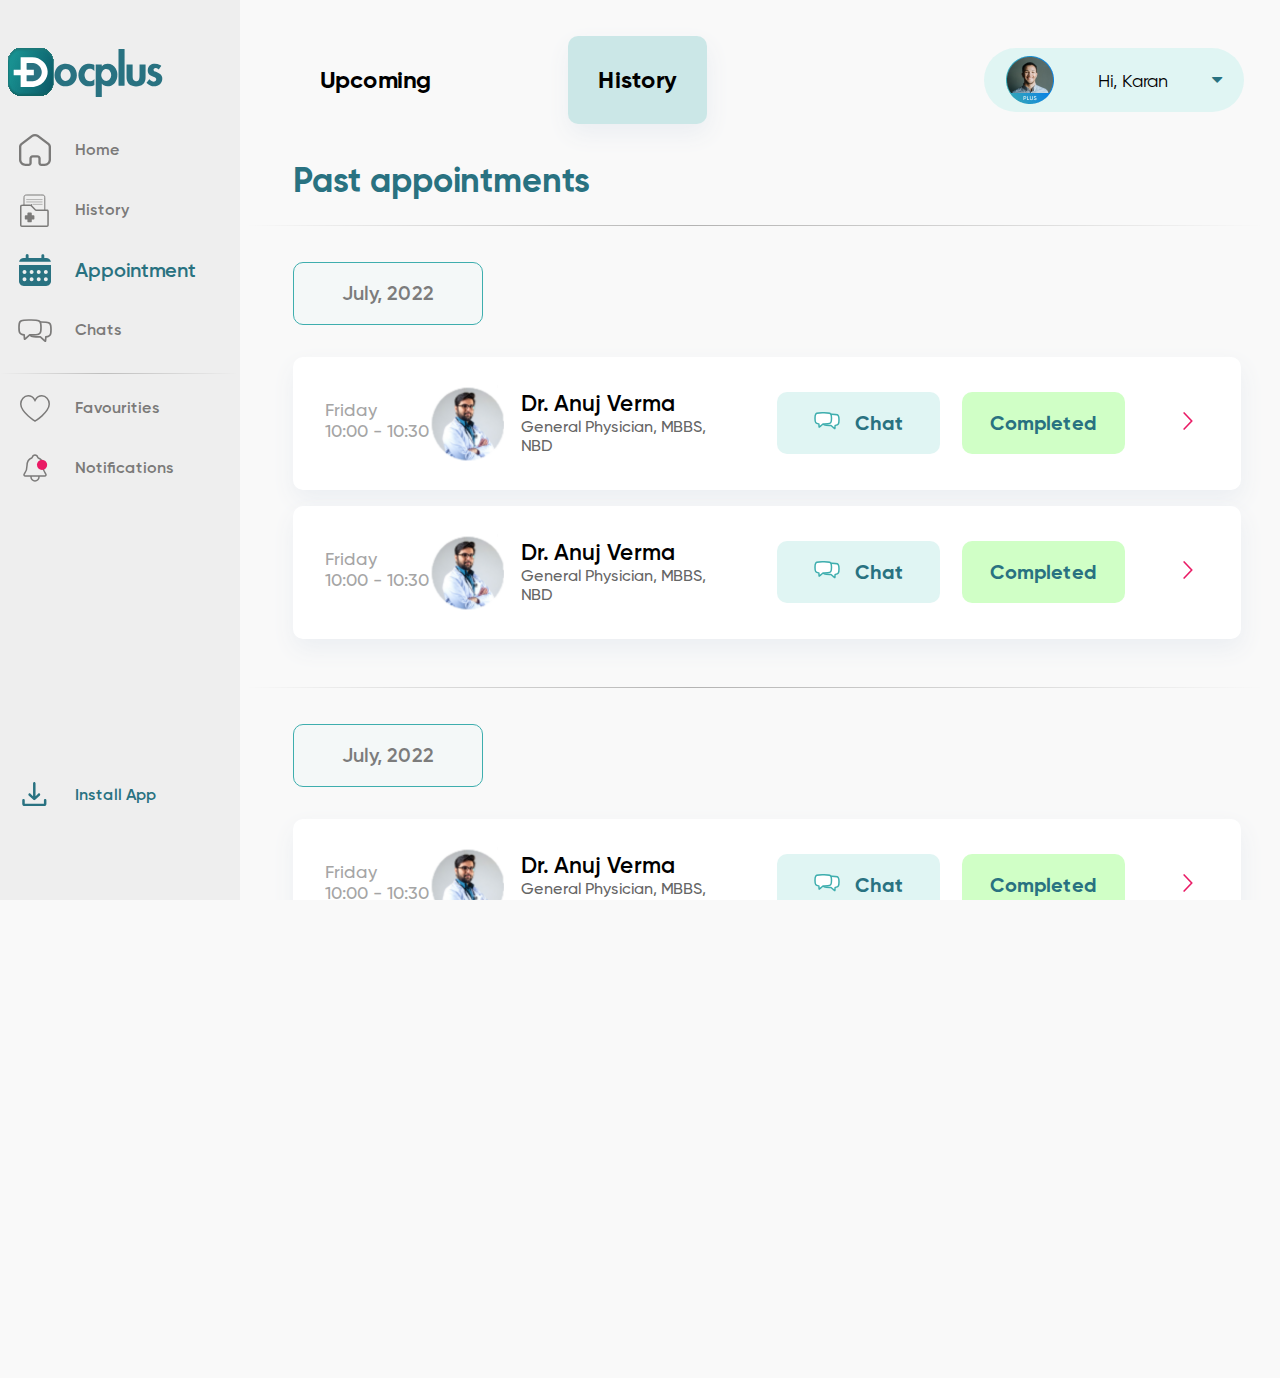
<file: history.html>
<!DOCTYPE html>
<html lang="en">
  <head>
    <meta charset="UTF-8" />
    <meta http-equiv="X-UA-Compatible" content="IE=edge" />
    <meta name="viewport" content="width=device-width, initial-scale=1.0" />
    <title>DocPlus</title>
    <link rel="stylesheet" href="css/style.css" />
    <link
      rel="stylesheet"
      href="https://unpkg.com/boxicons@latest/css/boxicons.min.css"
    />
    <link
      rel="stylesheet"
      href="https://cdnjs.cloudflare.com/ajax/libs/font-awesome/4.7.0/css/font-awesome.min.css"
    />
  </head>
  <body class="container">
    <div class="side-navbar">
      <ul>
        <li>
          <a href="#">
            <svg
              class="icon1"
              width="190"
              height="64"
              viewBox="0 0 190 64"
              fill="none"
              xmlns="http://www.w3.org/2000/svg"
            >
              <path
                d="M107.72 28.6098C105.903 25.5013 103.251 23.7082 99.5472 23.7442C97.4549 23.7671 95.6507 24.5229 94.1478 25.9855C94.0594 26.0706 94.0037 26.2211 93.8106 26.1982C93.8106 25.7042 93.804 25.2166 93.8138 24.7291C93.8204 24.4869 93.7352 24.3953 93.4929 24.4019C92.933 24.415 92.3731 24.4051 91.8132 24.4051C90.5919 24.4051 89.3705 24.4019 88.1525 24.4051C87.7333 24.4084 87.7333 24.415 87.7268 24.8371C87.7235 24.8861 87.7268 24.9385 87.7268 24.9876V56.3962C87.7268 56.5303 87.7235 56.6678 87.7333 56.8019C87.7399 56.9197 87.8054 56.9884 87.9265 56.9917C88.0608 56.9982 88.1983 56.9982 88.3326 56.9982H93.2146C93.8662 56.9982 93.8106 57.0637 93.8106 56.3929V43.7496C94.0201 43.7791 94.0725 43.9198 94.1511 44.0147C94.5899 44.5415 95.1137 44.9668 95.7031 45.3137C97.4877 46.3509 99.4064 46.5603 101.401 46.1775C103.912 45.6932 105.841 44.319 107.262 42.2183C108.424 40.5005 109.059 38.5928 109.292 36.538C109.609 33.7273 109.151 31.0573 107.72 28.6098ZM101.626 39.3749C99.6487 41.6359 96.4366 41.4952 94.5833 39.1066C92.694 36.6754 92.7595 33.0859 94.7536 30.7464C95.6573 29.6895 96.8 29.1006 98.1785 29.1137C99.7633 29.1038 100.962 29.791 101.875 30.982C103.814 33.508 103.643 37.0713 101.626 39.3749Z"
                fill="#297281"
              />
              <path
                d="M67.9891 30.4191C66.7678 27.2419 64.4463 25.187 61.1883 24.212C59.1876 23.6132 57.1412 23.5575 55.1045 23.9862C51.6304 24.7126 49.0437 26.6431 47.5866 29.9086C46.1295 33.1774 46.1131 36.5215 47.4229 39.8394C48.4412 42.4112 50.2716 44.2567 52.8092 45.379C54.3481 46.0628 55.9755 46.354 57.8059 46.3442C58.6441 46.3639 59.6199 46.2592 60.5793 46.0268C63.8765 45.2317 66.3421 43.3601 67.7501 40.2516C69.2105 37.0286 69.253 33.7108 67.9891 30.4191ZM60.8969 39.594C59.0468 41.4819 56.1851 41.4394 54.3743 39.5122C53.4248 38.5044 52.8943 37.2839 52.7273 35.926C52.5243 34.2605 52.8616 32.6932 53.798 31.2764C55.7332 28.338 59.7901 28.3577 61.6827 31.4629C62.3474 32.5459 62.6879 33.7729 62.6814 35.5268C62.6454 36.8094 62.1182 38.3506 60.8969 39.594Z"
                fill="#297281"
              />
              <path
                d="M137.562 31.594C137.562 33.7274 137.588 35.8641 137.552 37.9974C137.533 39.2768 137.248 40.5169 136.734 41.6916C135.807 43.8152 134.193 45.1796 131.989 45.8177C129.425 46.5604 126.835 46.5703 124.265 45.8439C121.249 44.9898 119.514 42.9252 118.846 39.9116C118.633 38.9496 118.545 37.9713 118.545 36.9864C118.545 33.0403 118.545 29.0909 118.545 25.1448C118.545 25.076 118.545 25.0106 118.545 24.9419C118.548 24.4085 118.548 24.4053 119.062 24.4053C120.129 24.402 121.197 24.4053 122.268 24.4053C122.913 24.4053 123.554 24.402 124.2 24.4053C124.619 24.4085 124.625 24.4151 124.625 24.8306C124.628 26.3554 124.625 27.8802 124.625 29.405C124.625 31.6594 124.625 33.9106 124.625 36.1651C124.625 37.0322 124.694 37.8895 124.926 38.7271C124.962 38.858 125.002 38.9889 125.048 39.1165C125.64 40.7885 126.97 41.3873 128.568 41.2073C129.845 41.0634 130.663 40.337 131.092 39.1459C131.449 38.161 131.534 37.1303 131.537 36.0964C131.547 32.4022 131.541 28.7113 131.541 25.0171C131.541 24.3627 131.465 24.4053 132.13 24.4053C133.79 24.4053 135.454 24.4053 137.114 24.4053C137.579 24.4053 137.585 24.4118 137.585 24.8863C137.585 27.1211 137.585 29.3592 137.585 31.594C137.575 31.594 137.569 31.594 137.562 31.594Z"
                fill="#297281"
              />
              <path
                d="M116.581 27.317C116.581 33.1936 116.581 39.0735 116.581 44.9502C116.581 45.0679 116.568 45.189 116.584 45.3068C116.617 45.5882 116.476 45.6471 116.227 45.6471C114.43 45.6406 112.635 45.6406 110.838 45.6471C110.563 45.6471 110.474 45.5391 110.5 45.2872C110.51 45.1857 110.5 45.0843 110.5 44.9829C110.5 33.21 110.5 21.4371 110.5 9.66742C110.5 8.91485 110.399 9.00319 111.185 9.00319C112.796 8.99992 114.407 9.00319 116.014 9.00319C116.65 9.00319 116.578 8.97702 116.578 9.5889C116.581 15.495 116.581 21.4076 116.581 27.317Z"
                fill="#297281"
              />
              <path
                d="M150.761 29.4311C150.513 29.2348 150.293 29.0548 150.064 28.8879C149.38 28.3938 148.633 28.0535 147.778 27.9914C147.052 27.939 146.443 28.1713 145.968 28.721C145.372 29.4114 145.441 30.3374 146.122 30.9428C146.439 31.2275 146.806 31.4401 147.202 31.6037C148.109 31.98 149.023 32.34 149.93 32.7195C150.555 32.9813 151.154 33.2954 151.721 33.6717C153.142 34.6206 153.977 35.9425 154.219 37.6244C154.386 38.7925 154.327 39.9573 153.974 41.0928C153.234 43.4519 151.629 45.0192 149.327 45.7784C145.391 47.0807 141.917 46.2005 138.964 43.2916C138.869 43.1967 138.79 43.0822 138.692 42.9873C138.555 42.8531 138.578 42.7386 138.689 42.5914C139.553 41.4821 140.408 40.3696 141.259 39.2669C141.449 39.2702 141.502 39.4142 141.593 39.5058C142.317 40.2322 143.096 40.8801 144.049 41.2825C144.877 41.6326 145.735 41.8093 146.623 41.5443C147.828 41.1844 148.502 39.9377 148.139 38.7827C148.014 38.3802 147.769 38.0628 147.448 37.801C147.009 37.4444 146.501 37.2055 145.987 36.9896C145.221 36.6722 144.445 36.3744 143.682 36.0505C143.011 35.7658 142.373 35.4157 141.786 34.9772C140.545 34.0414 139.897 32.7948 139.786 31.2536C139.674 29.6961 139.917 28.2106 140.732 26.8592C141.839 25.0171 143.505 23.9929 145.617 23.7868C147.837 23.5708 149.969 23.9962 151.97 25.004C152.395 25.2166 152.791 25.4784 153.161 25.7762C153.286 25.8743 153.335 25.9627 153.224 26.1099C152.408 27.2093 151.593 28.3088 150.761 29.4311Z"
                fill="#297281"
              />
              <path
                d="M86.3757 30.894C86.1301 30.6747 85.9729 30.5341 85.8125 30.3901C84.7352 29.4379 83.5073 28.8588 82.047 28.8391C80.3508 28.8195 78.9527 29.4739 77.9704 30.8384C76.3823 33.0437 76.1106 35.4683 77.1453 37.9649C78.5598 41.3711 82.7411 42.2644 85.5571 39.9707C85.8059 39.7678 86.0417 39.5519 86.2807 39.3457C86.4248 39.4014 86.3757 39.5191 86.3757 39.6075C86.3789 41.3024 86.3724 42.9941 86.3855 44.689C86.3888 44.9671 86.2971 45.1111 86.0515 45.2354C84.8858 45.8211 83.6547 46.1811 82.3613 46.2956C79.5355 46.5508 76.9324 45.9357 74.6731 44.1622C72.5055 42.4607 71.1925 40.2161 70.6555 37.5297C70.0399 34.4474 70.4918 31.5157 72.1519 28.8359C73.9135 25.999 76.4904 24.3269 79.8106 23.8492C81.7457 23.5711 83.6285 23.7511 85.4294 24.5625C85.5996 24.6378 85.7601 24.7392 85.9336 24.8014C86.2807 24.9323 86.3986 25.1548 86.392 25.5376C86.3658 26.6894 86.3822 27.8411 86.3822 28.9929C86.3757 29.5884 86.3757 30.1774 86.3757 30.894Z"
                fill="#297281"
              />
              <g filter="url(#filter0_ii_2_633)">
                <path
                  d="M0.00320247 31.9513C0.00320247 28.7182 0.0124392 25.4851 0.000125806 22.249C-0.00910925 19.828 0.489583 17.5301 1.66551 15.4136C3.96812 11.2761 7.48976 8.84903 12.1719 8.12305C12.7691 8.03076 13.3756 8 13.982 8C19.8155 8.00308 25.649 7.99692 31.4855 8.00307C38.1563 8.00922 43.9498 12.8143 45.1996 19.3635C45.372 20.2741 45.4643 21.1908 45.4643 22.1167C45.4643 28.7121 45.4705 35.3074 45.4643 41.8997C45.4582 48.3629 41.2131 53.8816 34.9733 55.5458C33.8589 55.8442 32.7261 55.998 31.5717 55.998C25.6736 55.998 19.7755 56.0041 13.8773 55.9949C7.41895 55.9857 1.64396 51.2822 0.320272 44.9698C0.0924743 43.8901 0.00320247 42.798 0.00320247 41.6967C0.00628082 38.4513 0.00320247 35.1998 0.00320247 31.9513Z"
                  fill="url(#paint0_linear_2_633)"
                />
              </g>
              <path
                d="M19.0829 17.284C20.8191 17.284 22.5583 17.2717 24.2945 17.287C28.3795 17.3239 31.9104 18.779 34.9118 21.5168C37.0728 23.4856 38.5565 25.8789 39.2584 28.7305C40.148 32.3389 39.6155 35.7627 37.7685 38.9527C35.2473 43.3025 31.4517 45.8895 26.5078 46.7909C25.7721 46.9262 25.0241 46.9785 24.273 46.9785C20.5759 46.9724 16.8757 46.9754 13.1786 46.9754C12.5875 46.9754 12.6522 47.0308 12.6522 46.431C12.6522 42.9579 12.6522 39.4849 12.6522 36.0119C12.6522 35.9319 12.6522 35.8519 12.6522 35.7719C12.6491 35.3628 12.6491 35.3566 12.2335 35.3566C10.2234 35.3566 8.21628 35.3566 6.20611 35.3566C6.09529 35.3566 5.9814 35.3536 5.87057 35.3566C5.72897 35.3597 5.6674 35.2951 5.67664 35.1536C5.67972 35.0736 5.67664 34.9936 5.67664 34.9137C5.67664 33.3202 5.67664 31.7267 5.67664 30.1332C5.67664 29.6564 5.63046 29.681 6.15378 29.681C8.13008 29.681 10.1064 29.681 12.0827 29.681C12.1935 29.681 12.3074 29.678 12.4182 29.681C12.5752 29.6872 12.6583 29.6257 12.6491 29.4596C12.6429 29.3334 12.6491 29.2042 12.6491 29.0781C12.6491 25.319 12.6491 21.5599 12.6491 17.8008C12.6491 17.2163 12.5875 17.284 13.1478 17.284C15.1303 17.2809 17.1066 17.284 19.0829 17.284Z"
                fill="white"
              />
              <path
                d="M22.2536 35.356C23.3372 35.356 24.4208 35.3591 25.5044 35.356C25.8368 35.356 25.843 35.3468 25.843 35.0115C25.8461 33.3565 25.8461 31.6984 25.843 30.0434C25.843 29.6958 25.8368 29.6897 25.4613 29.6897C23.4049 29.6866 21.3486 29.6897 19.2922 29.6897C19.1814 29.6897 19.0675 29.6928 18.9567 29.6897C18.6058 29.6804 18.5996 29.6805 18.5996 29.3082C18.5965 27.3179 18.5965 25.3276 18.5996 23.3342C18.5996 22.9959 18.6058 22.9897 18.9413 22.9866C20.0095 22.9836 21.0777 22.9682 22.1459 22.9897C23.1494 23.0082 24.1468 22.8944 25.1534 23.002C29.2476 23.4388 32.9355 26.552 33.662 30.7387C33.9975 32.6797 33.6497 34.5224 32.6769 36.2205C30.953 39.2351 28.3395 40.9209 24.8764 41.2962C24.1714 41.3731 23.4757 41.29 22.7769 41.2839C21.5333 41.2746 20.2896 41.2808 19.046 41.2808C18.5473 41.2808 18.5965 41.3116 18.5935 40.8563C18.5935 39.1675 18.5935 37.4786 18.5935 35.7929C18.5935 35.3622 18.5965 35.3622 19.0429 35.3622C20.1172 35.356 21.1854 35.356 22.2536 35.356Z"
                fill="#297281"
              />
              <defs>
                <filter
                  id="filter0_ii_2_633"
                  x="0"
                  y="6.33086"
                  width="45.467"
                  height="51.3383"
                  filterUnits="userSpaceOnUse"
                  color-interpolation-filters="sRGB"
                >
                  <feFlood flood-opacity="0" result="BackgroundImageFix" />
                  <feBlend
                    mode="normal"
                    in="SourceGraphic"
                    in2="BackgroundImageFix"
                    result="shape"
                  />
                  <feColorMatrix
                    in="SourceAlpha"
                    type="matrix"
                    values="0 0 0 0 0 0 0 0 0 0 0 0 0 0 0 0 0 0 127 0"
                    result="hardAlpha"
                  />
                  <feOffset dy="1.66914" />
                  <feGaussianBlur stdDeviation="0.834568" />
                  <feComposite
                    in2="hardAlpha"
                    operator="arithmetic"
                    k2="-1"
                    k3="1"
                  />
                  <feColorMatrix
                    type="matrix"
                    values="0 0 0 0 0.106972 0 0 0 0 0.4625 0 0 0 0 0.4625 0 0 0 1 0"
                  />
                  <feBlend
                    mode="normal"
                    in2="shape"
                    result="effect1_innerShadow_2_633"
                  />
                  <feColorMatrix
                    in="SourceAlpha"
                    type="matrix"
                    values="0 0 0 0 0 0 0 0 0 0 0 0 0 0 0 0 0 0 127 0"
                    result="hardAlpha"
                  />
                  <feOffset dy="-1.66914" />
                  <feGaussianBlur stdDeviation="0.834568" />
                  <feComposite
                    in2="hardAlpha"
                    operator="arithmetic"
                    k2="-1"
                    k3="1"
                  />
                  <feColorMatrix
                    type="matrix"
                    values="0 0 0 0 0.060563 0 0 0 0 0.3875 0 0 0 0 0.3875 0 0 0 1 0"
                  />
                  <feBlend
                    mode="normal"
                    in2="effect1_innerShadow_2_633"
                    result="effect2_innerShadow_2_633"
                  />
                </filter>
                <linearGradient
                  id="paint0_linear_2_633"
                  x1="-1.22059"
                  y1="22.5"
                  x2="52.4805"
                  y2="42.0514"
                  gradientUnits="userSpaceOnUse"
                >
                  <stop
                    offset="0.0754687"
                    stop-color="#008686"
                    stop-opacity="0.9"
                  />
                  <stop offset="1" stop-color="#0A5362" />
                </linearGradient>
              </defs>
            </svg>
          </a>
        </li>
        <li>
          <a href="index.html">
            <span class="icon"
              ><svg
                width="32"
                height="32"
                viewBox="0 0 32 32"
                fill="none"
                xmlns="http://www.w3.org/2000/svg"
              >
                <path
                  fill-rule="evenodd"
                  clip-rule="evenodd"
                  d="M30.0446 9.05529C31.173 9.88578 31.8653 11.1195 31.9832 12.462L32 12.7837V25.7594C32 29.1037 29.2194 31.824 25.7347 32H22.3832C20.7815 31.9696 19.4863 30.7855 19.3684 29.2973L19.3516 29.0717V24.4968C19.3516 23.9992 18.9625 23.5848 18.4421 23.5031L18.2905 23.4871H13.792C13.2547 23.5031 12.8168 23.8712 12.7495 24.3512L12.7326 24.4968V29.0573C12.7326 29.1517 12.7141 29.2637 12.6989 29.3437L12.6821 29.3773L12.6636 29.4877C12.4632 30.8495 11.2842 31.888 9.81894 31.9856L9.6 32H6.58526C3.06526 32 0.185263 29.3773 0 26.0794V12.7837C0.0151579 11.4219 0.64 10.1578 1.68421 9.27771L12.1768 1.26091C14.3158 -0.353654 17.3137 -0.417661 19.5183 1.06889L19.7895 1.26091L30.0446 9.05529ZM29.6404 26.0154L29.6589 25.7594V12.7981C29.6404 12.1116 29.3389 11.4699 28.8168 10.9915L28.5979 10.8139L18.3242 3.00508C17.0442 2.02899 15.2253 1.98258 13.8779 2.82907L13.6236 3.00508L3.38358 10.8475C2.79579 11.2619 2.4421 11.886 2.35789 12.542L2.33937 12.7981V25.7594C2.33937 27.8876 4.09095 29.6318 6.31579 29.7598H9.6C9.97052 29.7598 10.2905 29.5214 10.3394 29.1853L10.3747 28.8973L10.3916 28.8157V24.4968C10.3916 22.7847 11.7726 21.3925 13.5411 21.2629H18.2905C20.0909 21.2629 21.5562 22.5767 21.6926 24.2568V29.0717C21.6926 29.4077 21.9453 29.6974 22.2821 29.7598H25.413C27.6699 29.7598 29.5057 28.1132 29.6404 26.0154Z"
                  fill="#7B7A79"
                />
              </svg>
            </span>
            <span class="text">Home</span>
          </a>
        </li>
        <li>
          <a href="#">
            <span class="icon"
              ><svg
                width="29"
                height="33"
                viewBox="0 0 29 33"
                fill="none"
                xmlns="http://www.w3.org/2000/svg"
              >
                <path
                  d="M24.7996 17V5C24.7996 3.11438 24.7996 2.17157 24.2138 1.58579C23.6281 1 22.6852 1 20.7996 1H7.99963C6.11402 1 5.17121 1 4.58542 1.58579C3.99963 2.17157 3.99963 3.11438 3.99963 5V12.2"
                  stroke="#7B7A79"
                />
                <path
                  d="M15.4697 15.9304C15.6103 16.0711 15.8011 16.1501 16 16.1501H25.6C26.1724 16.1501 26.5566 16.1507 26.8525 16.1749C27.1396 16.1983 27.2769 16.2402 27.3675 16.2863C27.6027 16.4062 27.7939 16.5974 27.9138 16.8326C27.9599 16.9232 28.0018 17.0605 28.0252 17.3476C28.0494 17.6435 28.05 18.0277 28.05 18.6001V29.8001C28.05 30.3725 28.0494 30.7567 28.0252 31.0526C28.0018 31.3397 27.9599 31.477 27.9138 31.5676C27.7939 31.8028 27.6027 31.994 27.3675 32.1139C27.2769 32.16 27.1396 32.2019 26.8525 32.2253C26.5566 32.2495 26.1724 32.2501 25.6 32.2501H3.2C2.62757 32.2501 2.24336 32.2495 1.94748 32.2253C1.66035 32.2019 1.52307 32.16 1.43251 32.1139C1.19731 31.994 1.00608 31.8028 0.886242 31.5676C0.840099 31.477 0.798216 31.3397 0.774758 31.0526C0.750583 30.7567 0.75 30.3725 0.75 29.8001V13.8001C0.75 13.2277 0.750583 12.8435 0.774758 12.5476C0.798216 12.2605 0.840099 12.1232 0.886242 12.0326C1.00608 11.7974 1.19731 11.6062 1.43251 11.4863C1.52307 11.4402 1.66035 11.3983 1.94748 11.3749C2.24336 11.3507 2.62757 11.3501 3.2 11.3501H9.87452C10.3994 11.3501 10.5396 11.3549 10.6634 11.3846C10.7909 11.4153 10.9129 11.4658 11.0247 11.5343L11.4166 10.8948L11.0247 11.5343C11.1332 11.6008 11.2358 11.6965 11.6069 12.0677L15.4697 15.9304Z"
                  fill="#EEEEEE"
                  stroke="#7B7A79"
                  stroke-width="1.5"
                  stroke-linejoin="round"
                />
                <path
                  d="M8.18135 18.5996C7.75988 18.5996 7.41781 18.9417 7.41781 19.3631V21.2183H5.56352C5.14205 21.2183 4.79999 21.5604 4.79999 21.9818V24.8178C4.79999 25.0203 4.88043 25.2145 5.02362 25.3577C5.16681 25.5009 5.36102 25.5813 5.56352 25.5813H7.41781V27.4361C7.41781 27.6386 7.49825 27.8328 7.64144 27.976C7.78463 28.1192 7.97885 28.1996 8.18135 28.1996H11.0173C11.2198 28.1996 11.414 28.1192 11.5572 27.976C11.7004 27.8328 11.7809 27.6386 11.7809 27.4361V25.5813H13.6351C13.8376 25.5813 14.0319 25.5009 14.175 25.3577C14.3182 25.2145 14.3987 25.0203 14.3987 24.8178V21.9818C14.3987 21.5599 14.0566 21.2183 13.6351 21.2183H11.7809V19.3631C11.7809 18.9417 11.4388 18.5996 11.0173 18.5996H8.18135Z"
                  fill="#7B7A79"
                />
                <line
                  x1="6.6496"
                  y1="5.5498"
                  x2="22.1496"
                  y2="5.5498"
                  stroke="#7B7A79"
                  stroke-width="0.5"
                  stroke-linecap="round"
                />
                <line
                  x1="6.6496"
                  y1="7.9502"
                  x2="22.1496"
                  y2="7.9502"
                  stroke="#7B7A79"
                  stroke-width="0.5"
                  stroke-linecap="round"
                />
                <line
                  x1="13.0504"
                  y1="10.3501"
                  x2="22.1504"
                  y2="10.3501"
                  stroke="#7B7A79"
                  stroke-width="0.5"
                  stroke-linecap="round"
                />
              </svg>
            </span>
            <span class="text">History</span>
          </a>
        </li>
        <li>
          <a href="#" id="active">
            <span class="icon"
              ><svg
                width="32"
                height="32"
                viewBox="0 0 32 32"
                fill="none"
                xmlns="http://www.w3.org/2000/svg"
              >
                <path
                  fill-rule="evenodd"
                  clip-rule="evenodd"
                  d="M9.6 1.56098C9.6 0.871293 9.44523 0 8 0C7.29308 0 6.72002 0.871293 6.72002 1.56098V3.90244H4.8C2.43708 3.90244 0.472937 5.56819 0.0740024 7.76172H31.926C31.5271 5.56819 29.5629 3.90244 27.2 3.90244H25.2799V1.56098C25.2799 0.871293 24.5266 0.312195 23.8197 0.312195C23.1128 0.312195 22.4 0.871293 22.4 1.56098V3.90244H17.28H16H14.72H9.6V1.56098ZM0 10.8837V27.3171C0 29.9034 2.14903 32 4.8 32H27.2C29.851 32 32 29.9034 32 27.3171V10.8837H0ZM7.46775 17.945C7.46775 19.061 6.59222 19.9658 5.5122 19.9658C4.43217 19.9658 3.55664 19.061 3.55664 17.945C3.55664 16.829 4.43217 15.9243 5.5122 15.9243C6.59222 15.9243 7.46775 16.829 7.46775 17.945ZM5.5122 27.3144C6.59222 27.3144 7.46775 26.4097 7.46775 25.2937C7.46775 24.1777 6.59222 23.2729 5.5122 23.2729C4.43217 23.2729 3.55664 24.1777 3.55664 25.2937C3.55664 26.4097 4.43217 27.3144 5.5122 27.3144ZM14.5771 17.945C14.5771 19.061 13.7016 19.9658 12.6216 19.9658C11.5415 19.9658 10.666 19.061 10.666 17.945C10.666 16.829 11.5415 15.9243 12.6216 15.9243C13.7016 15.9243 14.5771 16.829 14.5771 17.945ZM12.6216 27.3144C13.7016 27.3144 14.5771 26.4097 14.5771 25.2937C14.5771 24.1777 13.7016 23.2729 12.6216 23.2729C11.5415 23.2729 10.666 24.1777 10.666 25.2937C10.666 26.4097 11.5415 27.3144 12.6216 27.3144ZM21.6885 17.945C21.6885 19.061 20.8129 19.9658 19.7329 19.9658C18.6529 19.9658 17.7773 19.061 17.7773 17.945C17.7773 16.829 18.6529 15.9243 19.7329 15.9243C20.8129 15.9243 21.6885 16.829 21.6885 17.945ZM19.7329 27.3144C20.8129 27.3144 21.6885 26.4097 21.6885 25.2937C21.6885 24.1777 20.8129 23.2729 19.7329 23.2729C18.6529 23.2729 17.7773 24.1777 17.7773 25.2937C17.7773 26.4097 18.6529 27.3144 19.7329 27.3144ZM28.7998 17.945C28.7998 19.061 27.9243 19.9658 26.8442 19.9658C25.7642 19.9658 24.8887 19.061 24.8887 17.945C24.8887 16.829 25.7642 15.9243 26.8442 15.9243C27.9243 15.9243 28.7998 16.829 28.7998 17.945ZM26.8442 27.3144C27.9243 27.3144 28.7998 26.4097 28.7998 25.2937C28.7998 24.1777 27.9243 23.2729 26.8442 23.2729C25.7642 23.2729 24.8887 24.1777 24.8887 25.2937C24.8887 26.4097 25.7642 27.3144 26.8442 27.3144Z"
                  fill="#297281"
                />
              </svg>
            </span>
            <span class="text1">Appointment</span>
          </a>
        </li>
        <li>
          <a href="#">
            <span class="icon"
              ><svg
                width="34"
                height="23"
                viewBox="0 0 34 23"
                fill="none"
                xmlns="http://www.w3.org/2000/svg"
              >
                <path
                  d="M11.9269 4.89807C11 5.97526 11 7.4748 11 10.4739C11 13.473 11 14.9725 11.9269 16.0497C12.3282 16.516 12.8438 16.9164 13.4444 17.228C14.8316 17.9478 16.7627 17.9478 20.625 17.9478H22.3437L25.0939 20.3501C25.0939 20.3501 27.12 22.5902 27.5 22L27.8437 17.9478V17.8617C29.0084 17.773 29.852 17.5931 30.5556 17.228C31.1562 16.9164 31.6718 16.516 32.0731 16.0497C33 14.9725 33 13.473 33 10.4739C33 7.4748 33 5.97526 32.0731 4.89807C31.6718 4.43174 31.1562 4.03135 30.5556 3.71976C29.1684 3 27.2373 3 23.375 3H20.625C16.7627 3 14.8316 3 13.4444 3.71976C12.8438 4.03135 12.3282 4.43174 11.9269 4.89807Z"
                  fill="#EEEEEE"
                  stroke="#7B7A79"
                  stroke-width="1.7"
                  stroke-linecap="round"
                  stroke-linejoin="round"
                />
                <path
                  d="M22.0731 2.89807C23 3.97526 23 5.4748 23 8.47389C23 11.473 23 12.9725 22.0731 14.0497C21.6718 14.516 21.1562 14.9164 20.5556 15.228C19.1684 15.9478 17.2373 15.9478 13.375 15.9478H11.6563L8.90608 18.3501C8.90608 18.3501 6.88004 20.5902 6.5 20L6.15625 15.9478V15.8617C4.99164 15.773 4.14803 15.5931 3.44436 15.228C2.84382 14.9164 2.32819 14.516 1.92692 14.0497C1 12.9725 1 11.473 1 8.47389C1 5.4748 1 3.97526 1.92692 2.89807C2.32819 2.43174 2.84382 2.03135 3.44436 1.71976C4.83159 1 6.76273 1 10.625 1H13.375C17.2373 1 19.1684 1 20.5556 1.71976C21.1562 2.03135 21.6718 2.43174 22.0731 2.89807Z"
                  fill="#EEEEEE"
                  stroke="#7B7A79"
                  stroke-width="1.7"
                  stroke-linecap="round"
                  stroke-linejoin="round"
                />
              </svg>
            </span>
            <span class="text">Chats</span>
          </a>
        </li>
        <svg
          class="vhr"
          width="313"
          height="1"
          viewBox="0 0 313 1"
          fill="none"
          xmlns="http://www.w3.org/2000/svg"
        >
          <line
            x1="-0.00292969"
            y1="0.5"
            x2="312.997"
            y2="0.5"
            stroke="url(#paint0_linear_2_505)"
          />
          <defs>
            <linearGradient
              id="paint0_linear_2_505"
              x1="-0.00292969"
              y1="1"
              x2="312.997"
              y2="0.999348"
              gradientUnits="userSpaceOnUse"
            >
              <stop stop-color="#7B7A79" stop-opacity="0" />
              <stop
                offset="0.432292"
                stop-color="#7B7A79"
                stop-opacity="0.55"
              />
              <stop offset="0.989583" stop-color="#7B7A79" stop-opacity="0" />
            </linearGradient>
          </defs>
        </svg>

        <li>
          <a href="#">
            <span class="icon"
              ><svg
                width="32"
                height="32"
                viewBox="0 0 32 32"
                fill="none"
                xmlns="http://www.w3.org/2000/svg"
              >
                <path
                  d="M16.2398 28.9655C16.1523 29.0216 16.0731 29.0719 16.0027 29.1163C15.9319 29.071 15.8521 29.0197 15.764 28.9624C15.3609 28.7007 14.7831 28.3157 14.0889 27.8256C12.6991 26.8444 10.8494 25.4464 9.00309 23.7767C7.15372 22.1041 5.32718 20.1762 3.96773 18.1377C2.60414 16.093 1.75 13.9964 1.75 11.9709C1.75 7.36238 5.13281 3.75027 9.16003 3.75027V3.7503L9.16646 3.75024C11.6352 3.72908 13.9763 5.09387 15.3542 7.42718L15.9963 8.51436L16.6439 7.43048C18.032 5.10715 20.3688 3.74409 22.837 3.75027C26.8579 3.77238 30.2288 7.37325 30.25 11.9725C30.2496 14.0325 29.3939 16.1457 28.0317 18.1942C26.6728 20.2379 24.847 22.1611 22.9983 23.8249C21.1526 25.486 19.3036 26.8713 17.9142 27.842C17.2202 28.3269 16.6426 28.7072 16.2398 28.9655Z"
                  stroke="#7B7A79"
                  stroke-width="1.5"
                />
              </svg>
            </span>
            <span class="text">Favourities</span>
          </a>
        </li>
        <li>
          <a href="#">
            <span class="icon"
              ><svg
                width="32"
                height="32"
                viewBox="0 0 32 32"
                fill="none"
                xmlns="http://www.w3.org/2000/svg"
              >
                <path
                  d="M19.9999 24V25C19.9999 26.0609 19.5785 27.0783 18.8284 27.8284C18.0782 28.5786 17.0608 29 15.9999 29C14.9391 29 13.9217 28.5786 13.1715 27.8284C12.4214 27.0783 11.9999 26.0609 11.9999 25V24M26.7299 21.9644C25.1249 20 23.9918 19 23.9918 13.5844C23.9918 8.625 21.4593 6.85812 19.3749 6C19.0981 5.88625 18.8374 5.625 18.7531 5.34062C18.3874 4.09625 17.3624 3 15.9999 3C14.6374 3 13.6118 4.09687 13.2499 5.34187C13.1656 5.62937 12.9049 5.88625 12.6281 6C10.5412 6.85937 8.01119 8.62 8.01119 13.5844C8.00807 19 6.87494 20 5.26994 21.9644C4.60494 22.7781 5.18744 24 6.35057 24H25.6556C26.8124 24 27.3912 22.7744 26.7299 21.9644Z"
                  stroke="#7B7A79"
                  stroke-width="1.5"
                  stroke-linecap="round"
                  stroke-linejoin="round"
                />
                <rect
                  x="17.9238"
                  y="7.68164"
                  width="10.24"
                  height="10.24"
                  rx="5.12"
                  fill="#EA1A65"
                />
              </svg>
            </span>
            <span class="text">Notifications</span>
          </a>
        </li>

        <li>
          <a href="#" class="install" id="active">
            <span class="icon"
              ><svg
                width="27"
                height="26"
                viewBox="0 0 27 26"
                fill="none"
                xmlns="http://www.w3.org/2000/svg"
              >
                <path
                  d="M12.4113 17.8379C12.5274 17.9475 12.6652 18.0344 12.8169 18.0937C12.9685 18.1531 13.1311 18.1836 13.2953 18.1836C13.4594 18.1836 13.622 18.1531 13.7736 18.0937C13.9253 18.0344 14.0631 17.9475 14.1792 17.8379L18.8932 13.3872C19.1276 13.1658 19.2593 12.8657 19.2593 12.5527C19.2593 12.2397 19.1276 11.9395 18.8932 11.7181C18.6588 11.4968 18.3408 11.3725 18.0093 11.3725C17.6778 11.3725 17.3598 11.4968 17.1254 11.7181L14.5453 14.1542V1.26759C14.5453 0.954589 14.4136 0.654404 14.1791 0.433076C13.9447 0.211748 13.6268 0.0874077 13.2953 0.0874077C12.9637 0.0874077 12.6458 0.211748 12.4114 0.433076C12.1769 0.654404 12.0453 0.954589 12.0453 1.26759V14.1542L9.4651 11.7181C9.23068 11.4968 8.91274 11.3725 8.58122 11.3725C8.2497 11.3725 7.93176 11.4968 7.69734 11.7181C7.46292 11.9395 7.33122 12.2397 7.33122 12.5527C7.33122 12.8657 7.46292 13.1658 7.69734 13.3872L12.4113 17.8379Z"
                  fill="#297281"
                />
                <path
                  d="M24.1667 17.0034C23.8351 17.0034 23.5172 17.1278 23.2828 17.3491C23.0484 17.5704 22.9167 17.8706 22.9167 18.1836V21.6367H3.75V18.1836C3.75 17.8706 3.6183 17.5704 3.38388 17.3491C3.14946 17.1278 2.83152 17.0034 2.5 17.0034C2.16848 17.0034 1.85054 17.1278 1.61612 17.3491C1.3817 17.5704 1.25 17.8706 1.25 18.1836L1.25 22.0301C1.25 22.5518 1.46949 23.0521 1.86019 23.421C2.2509 23.7899 2.7808 23.9971 3.33333 23.9971H23.3333C23.8859 23.9971 24.4158 23.7899 24.8065 23.421C25.1972 23.0521 25.4167 22.5518 25.4167 22.0301V18.1836C25.4167 17.8706 25.285 17.5704 25.0506 17.3491C24.8161 17.1278 24.4982 17.0034 24.1667 17.0034Z"
                  fill="#297281"
                />
              </svg>
            </span>
            <span class="text">Install App</span>
          </a>
        </li>
      </ul>
    </div>
    <div class="content">
      <div class="flexnav">
        <div class="dummy">
          <div class="bx bx-menu" id="menu-icon"></div>
          <div class="list">
            <a href="upcoming.html" class="l3" >Upcoming</a>
            <a href="#"  class="on">History</a>
          </div>
        </div>
        <div class="dropdown">
          <button class="btn1">
            <img class="img" src="avatar profile img.png" />Hi, Karan<i
              style="color: #297281"
              class="fa fa-caret-down"
            ></i>
          </button>
          <div class="dropdown-content">
            <a href="#">Account</a>
            <a href="#">Settings</a>
            <a href="#">Logout</a>
          </div>
        </div>
      </div>
      <div class="heading"><p>Past appointments</p></div>
      <svg
        class="hr"
        width="1028"
        height="1"
        viewBox="0 0 1028 1"
        fill="none"
        xmlns="http://www.w3.org/2000/svg"
      >
        <line
          y1="0.5"
          x2="1028"
          y2="0.5"
          stroke="url(#paint0_linear_209_1204)"
        />
        <defs>
          <linearGradient
            id="paint0_linear_209_1204"
            x1="0"
            y1="1"
            x2="1028"
            y2="0.992963"
            gradientUnits="userSpaceOnUse"
          >
            <stop stop-color="#7B7A79" stop-opacity="0" />
            <stop offset="0.432292" stop-color="#7B7A79" stop-opacity="0.55" />
            <stop offset="0.989583" stop-color="#7B7A79" stop-opacity="0" />
          </linearGradient>
        </defs>
      </svg>
      <div class="ongoing1">
        <div class="row1">
             <select name="dates" id="dates1">
                <option value="july">July, 2022</option>
            </select>
          </div>
        <div class="o1">
          <div class="o">
            <div class="time"><p>Friday <p>10:00 - 10:30</p></p></div>
            <div class="docname">
              <img src="Untitled.png">
              <div class="dummy1"><p class="p1">Dr. Anuj Verma</p>
                <p class="p2">General Physician, MBBS, NBD</p></div>
              
            </div>
          </div>
          <div class="oo1">
            <div class="button1">
                <button>
                  <svg width="26" height="18" viewBox="0 0 26 18" fill="none" xmlns="http://www.w3.org/2000/svg">
                    <path d="M9.19519 3.67355C8.5 4.48145 8.5 5.6061 8.5 7.85542C8.5 10.1047 8.5 11.2294 9.19519 12.0373C9.49614 12.387 9.88286 12.6873 10.3333 12.921C11.3737 13.4608 12.822 13.4608 15.7188 13.4608H17.0078L19.0704 15.2626C19.0704 15.2626 20.59 16.9427 20.875 16.5L21.1328 13.4608V13.3962C22.0063 13.3298 22.639 13.1948 23.1667 12.921C23.6171 12.6873 24.0039 12.387 24.3048 12.0373C25 11.2294 25 10.1047 25 7.85542C25 5.6061 25 4.48145 24.3048 3.67355C24.0039 3.3238 23.6171 3.02351 23.1667 2.78982C22.1263 2.25 20.678 2.25 17.7812 2.25H15.7188C12.822 2.25 11.3737 2.25 10.3333 2.78982C9.88286 3.02351 9.49614 3.3238 9.19519 3.67355Z" fill="white" stroke="#3EAEAE" stroke-width="1.5" stroke-linecap="round" stroke-linejoin="round"/>
                    <path d="M16.8048 2.17355C17.5 2.98145 17.5 4.1061 17.5 6.35542C17.5 8.60473 17.5 9.72938 16.8048 10.5373C16.5039 10.887 16.1171 11.1873 15.6667 11.421C14.6263 11.9608 13.178 11.9608 10.2812 11.9608H8.99219L6.92956 13.7626C6.92956 13.7626 5.41003 15.4427 5.125 15L4.86719 11.9608V11.8962C3.99373 11.8298 3.36102 11.6948 2.83327 11.421C2.38286 11.1873 1.99614 10.887 1.69519 10.5373C1 9.72938 1 8.60473 1 6.35542C1 4.1061 1 2.98145 1.69519 2.17355C1.99614 1.8238 2.38286 1.52351 2.83327 1.28982C3.8737 0.75 5.32205 0.75 8.21875 0.75H10.2812C13.178 0.75 14.6263 0.75 15.6667 1.28982C16.1171 1.52351 16.5039 1.8238 16.8048 2.17355Z" fill="white" stroke="#3EAEAE" stroke-width="1.5" stroke-linecap="round" stroke-linejoin="round"/>
                    </svg>
                    
                &nbsp;&nbsp;Chat
                </button></div>
                <div class="button2"><button>Completed</button></div>         
          </div>
          <div class="arrow">
            <a href="#">
              <svg width="10" height="18" viewBox="0 0 10 18" fill="none" xmlns="http://www.w3.org/2000/svg">
                <path d="M7.84635 9.00047L0.697605 16.6012C0.63883 16.6637 0.592208 16.7379 0.560399 16.8195C0.52859 16.9011 0.512214 16.9887 0.512214 17.077C0.512214 17.1654 0.52859 17.2529 0.560399 17.3346C0.592208 17.4162 0.63883 17.4904 0.697605 17.5529C0.75638 17.6154 0.826151 17.665 0.902944 17.6988C0.979736 17.7326 1.06205 17.75 1.14517 17.75C1.22829 17.75 1.31059 17.7326 1.38739 17.6988C1.46418 17.665 1.53395 17.6154 1.59273 17.5529L9.18948 9.47586C9.24829 9.41339 9.29495 9.33921 9.32678 9.25756C9.35861 9.17591 9.375 9.08839 9.375 9C9.375 8.91161 9.35861 8.82409 9.32678 8.74244C9.29495 8.66079 9.24829 8.58661 9.18948 8.52414L1.59273 0.447107C1.47402 0.320902 1.31303 0.25 1.14517 0.25C0.977297 0.25 0.816306 0.320902 0.697605 0.447109C0.578904 0.573315 0.512214 0.744484 0.512214 0.922966C0.512214 1.10145 0.578904 1.27262 0.697605 1.39882L7.84635 9.00047Z" fill="#EA1A65" stroke="#EA1A65" stroke-width="0.3"/>
                </svg>
            </a>
            
              
          </div>
        </div>
        <div class="o1">
            <div class="o">
              <div class="time"><p>Friday <p>10:00 - 10:30</p></p></div>
              <div class="docname">
                <img src="Untitled.png">
                <div class="dummy1"><p class="p1">Dr. Anuj Verma</p>
                  <p class="p2">General Physician, MBBS, NBD</p></div>
                
              </div>
            </div>
            <div class="oo1">
              <div class="button1">
                  <button>
                    <svg width="26" height="18" viewBox="0 0 26 18" fill="none" xmlns="http://www.w3.org/2000/svg">
                      <path d="M9.19519 3.67355C8.5 4.48145 8.5 5.6061 8.5 7.85542C8.5 10.1047 8.5 11.2294 9.19519 12.0373C9.49614 12.387 9.88286 12.6873 10.3333 12.921C11.3737 13.4608 12.822 13.4608 15.7188 13.4608H17.0078L19.0704 15.2626C19.0704 15.2626 20.59 16.9427 20.875 16.5L21.1328 13.4608V13.3962C22.0063 13.3298 22.639 13.1948 23.1667 12.921C23.6171 12.6873 24.0039 12.387 24.3048 12.0373C25 11.2294 25 10.1047 25 7.85542C25 5.6061 25 4.48145 24.3048 3.67355C24.0039 3.3238 23.6171 3.02351 23.1667 2.78982C22.1263 2.25 20.678 2.25 17.7812 2.25H15.7188C12.822 2.25 11.3737 2.25 10.3333 2.78982C9.88286 3.02351 9.49614 3.3238 9.19519 3.67355Z" fill="white" stroke="#3EAEAE" stroke-width="1.5" stroke-linecap="round" stroke-linejoin="round"/>
                      <path d="M16.8048 2.17355C17.5 2.98145 17.5 4.1061 17.5 6.35542C17.5 8.60473 17.5 9.72938 16.8048 10.5373C16.5039 10.887 16.1171 11.1873 15.6667 11.421C14.6263 11.9608 13.178 11.9608 10.2812 11.9608H8.99219L6.92956 13.7626C6.92956 13.7626 5.41003 15.4427 5.125 15L4.86719 11.9608V11.8962C3.99373 11.8298 3.36102 11.6948 2.83327 11.421C2.38286 11.1873 1.99614 10.887 1.69519 10.5373C1 9.72938 1 8.60473 1 6.35542C1 4.1061 1 2.98145 1.69519 2.17355C1.99614 1.8238 2.38286 1.52351 2.83327 1.28982C3.8737 0.75 5.32205 0.75 8.21875 0.75H10.2812C13.178 0.75 14.6263 0.75 15.6667 1.28982C16.1171 1.52351 16.5039 1.8238 16.8048 2.17355Z" fill="white" stroke="#3EAEAE" stroke-width="1.5" stroke-linecap="round" stroke-linejoin="round"/>
                      </svg>
                      
                  &nbsp;&nbsp;Chat
                  </button></div>
                  <div class="button2"><button>Completed</button></div>         
            </div>
            <div class="arrow">
              <a href="#">
                <svg width="10" height="18" viewBox="0 0 10 18" fill="none" xmlns="http://www.w3.org/2000/svg">
                  <path d="M7.84635 9.00047L0.697605 16.6012C0.63883 16.6637 0.592208 16.7379 0.560399 16.8195C0.52859 16.9011 0.512214 16.9887 0.512214 17.077C0.512214 17.1654 0.52859 17.2529 0.560399 17.3346C0.592208 17.4162 0.63883 17.4904 0.697605 17.5529C0.75638 17.6154 0.826151 17.665 0.902944 17.6988C0.979736 17.7326 1.06205 17.75 1.14517 17.75C1.22829 17.75 1.31059 17.7326 1.38739 17.6988C1.46418 17.665 1.53395 17.6154 1.59273 17.5529L9.18948 9.47586C9.24829 9.41339 9.29495 9.33921 9.32678 9.25756C9.35861 9.17591 9.375 9.08839 9.375 9C9.375 8.91161 9.35861 8.82409 9.32678 8.74244C9.29495 8.66079 9.24829 8.58661 9.18948 8.52414L1.59273 0.447107C1.47402 0.320902 1.31303 0.25 1.14517 0.25C0.977297 0.25 0.816306 0.320902 0.697605 0.447109C0.578904 0.573315 0.512214 0.744484 0.512214 0.922966C0.512214 1.10145 0.578904 1.27262 0.697605 1.39882L7.84635 9.00047Z" fill="#EA1A65" stroke="#EA1A65" stroke-width="0.3"/>
                  </svg>
              </a>
              
                
            </div>
          </div>
      </div>
      <svg class="hr" width="1028" height="1" viewBox="0 0 1028 1" fill="none" xmlns="http://www.w3.org/2000/svg">
        <line y1="0.5" x2="1028" y2="0.5" stroke="url(#paint0_linear_209_1448)"/>
        <defs>
        <linearGradient id="paint0_linear_209_1448" x1="0" y1="1" x2="1028" y2="0.992963" gradientUnits="userSpaceOnUse">
        <stop stop-color="#7B7A79" stop-opacity="0"/>
        <stop offset="0.432292" stop-color="#7B7A79" stop-opacity="0.55"/>
        <stop offset="0.989583" stop-color="#7B7A79" stop-opacity="0"/>
        </linearGradient>
        </defs>
        </svg>
        
      <div class="ongoing">
        <div class="row1">
           <select name="dates" id="dates1">
            <option value="july">July, 2022</option>
          </select>
        </div>
        <div class="o1">
            <div class="o">
              <div class="time"><p>Friday <p>10:00 - 10:30</p></p></div>
              <div class="docname">
                <img src="Untitled.png">
                <div class="dummy1"><p class="p1">Dr. Anuj Verma</p>
                  <p class="p2">General Physician, MBBS, NBD</p></div>
                
              </div>
            </div>
            <div class="oo1">
              <div class="button1">
                  <button>
                    <svg width="26" height="18" viewBox="0 0 26 18" fill="none" xmlns="http://www.w3.org/2000/svg">
                      <path d="M9.19519 3.67355C8.5 4.48145 8.5 5.6061 8.5 7.85542C8.5 10.1047 8.5 11.2294 9.19519 12.0373C9.49614 12.387 9.88286 12.6873 10.3333 12.921C11.3737 13.4608 12.822 13.4608 15.7188 13.4608H17.0078L19.0704 15.2626C19.0704 15.2626 20.59 16.9427 20.875 16.5L21.1328 13.4608V13.3962C22.0063 13.3298 22.639 13.1948 23.1667 12.921C23.6171 12.6873 24.0039 12.387 24.3048 12.0373C25 11.2294 25 10.1047 25 7.85542C25 5.6061 25 4.48145 24.3048 3.67355C24.0039 3.3238 23.6171 3.02351 23.1667 2.78982C22.1263 2.25 20.678 2.25 17.7812 2.25H15.7188C12.822 2.25 11.3737 2.25 10.3333 2.78982C9.88286 3.02351 9.49614 3.3238 9.19519 3.67355Z" fill="white" stroke="#3EAEAE" stroke-width="1.5" stroke-linecap="round" stroke-linejoin="round"/>
                      <path d="M16.8048 2.17355C17.5 2.98145 17.5 4.1061 17.5 6.35542C17.5 8.60473 17.5 9.72938 16.8048 10.5373C16.5039 10.887 16.1171 11.1873 15.6667 11.421C14.6263 11.9608 13.178 11.9608 10.2812 11.9608H8.99219L6.92956 13.7626C6.92956 13.7626 5.41003 15.4427 5.125 15L4.86719 11.9608V11.8962C3.99373 11.8298 3.36102 11.6948 2.83327 11.421C2.38286 11.1873 1.99614 10.887 1.69519 10.5373C1 9.72938 1 8.60473 1 6.35542C1 4.1061 1 2.98145 1.69519 2.17355C1.99614 1.8238 2.38286 1.52351 2.83327 1.28982C3.8737 0.75 5.32205 0.75 8.21875 0.75H10.2812C13.178 0.75 14.6263 0.75 15.6667 1.28982C16.1171 1.52351 16.5039 1.8238 16.8048 2.17355Z" fill="white" stroke="#3EAEAE" stroke-width="1.5" stroke-linecap="round" stroke-linejoin="round"/>
                      </svg>
                      
                  &nbsp;&nbsp;Chat
                  </button></div>
                  <div class="button2"><button>Completed</button></div>         
            </div>
            <div class="arrow">
              <a href="#">
                <svg width="10" height="18" viewBox="0 0 10 18" fill="none" xmlns="http://www.w3.org/2000/svg">
                  <path d="M7.84635 9.00047L0.697605 16.6012C0.63883 16.6637 0.592208 16.7379 0.560399 16.8195C0.52859 16.9011 0.512214 16.9887 0.512214 17.077C0.512214 17.1654 0.52859 17.2529 0.560399 17.3346C0.592208 17.4162 0.63883 17.4904 0.697605 17.5529C0.75638 17.6154 0.826151 17.665 0.902944 17.6988C0.979736 17.7326 1.06205 17.75 1.14517 17.75C1.22829 17.75 1.31059 17.7326 1.38739 17.6988C1.46418 17.665 1.53395 17.6154 1.59273 17.5529L9.18948 9.47586C9.24829 9.41339 9.29495 9.33921 9.32678 9.25756C9.35861 9.17591 9.375 9.08839 9.375 9C9.375 8.91161 9.35861 8.82409 9.32678 8.74244C9.29495 8.66079 9.24829 8.58661 9.18948 8.52414L1.59273 0.447107C1.47402 0.320902 1.31303 0.25 1.14517 0.25C0.977297 0.25 0.816306 0.320902 0.697605 0.447109C0.578904 0.573315 0.512214 0.744484 0.512214 0.922966C0.512214 1.10145 0.578904 1.27262 0.697605 1.39882L7.84635 9.00047Z" fill="#EA1A65" stroke="#EA1A65" stroke-width="0.3"/>
                  </svg>
              </a>
              
                
            </div>
          </div>
      </div>
      <div class="ongoing">
        <div class="o1">
            <div class="o">
              <div class="time"><p>Friday <p>10:00 - 10:30</p></p></div>
              <div class="docname">
                <img src="Untitled.png">
                <div class="dummy1"><p class="p1">Dr. Anuj Verma</p>
                  <p class="p2">General Physician, MBBS, NBD</p></div>
                
              </div>
            </div>
            <div class="oo1">
              <div class="button1">
                  <button>
                    <svg width="26" height="18" viewBox="0 0 26 18" fill="none" xmlns="http://www.w3.org/2000/svg">
                      <path d="M9.19519 3.67355C8.5 4.48145 8.5 5.6061 8.5 7.85542C8.5 10.1047 8.5 11.2294 9.19519 12.0373C9.49614 12.387 9.88286 12.6873 10.3333 12.921C11.3737 13.4608 12.822 13.4608 15.7188 13.4608H17.0078L19.0704 15.2626C19.0704 15.2626 20.59 16.9427 20.875 16.5L21.1328 13.4608V13.3962C22.0063 13.3298 22.639 13.1948 23.1667 12.921C23.6171 12.6873 24.0039 12.387 24.3048 12.0373C25 11.2294 25 10.1047 25 7.85542C25 5.6061 25 4.48145 24.3048 3.67355C24.0039 3.3238 23.6171 3.02351 23.1667 2.78982C22.1263 2.25 20.678 2.25 17.7812 2.25H15.7188C12.822 2.25 11.3737 2.25 10.3333 2.78982C9.88286 3.02351 9.49614 3.3238 9.19519 3.67355Z" fill="white" stroke="#3EAEAE" stroke-width="1.5" stroke-linecap="round" stroke-linejoin="round"/>
                      <path d="M16.8048 2.17355C17.5 2.98145 17.5 4.1061 17.5 6.35542C17.5 8.60473 17.5 9.72938 16.8048 10.5373C16.5039 10.887 16.1171 11.1873 15.6667 11.421C14.6263 11.9608 13.178 11.9608 10.2812 11.9608H8.99219L6.92956 13.7626C6.92956 13.7626 5.41003 15.4427 5.125 15L4.86719 11.9608V11.8962C3.99373 11.8298 3.36102 11.6948 2.83327 11.421C2.38286 11.1873 1.99614 10.887 1.69519 10.5373C1 9.72938 1 8.60473 1 6.35542C1 4.1061 1 2.98145 1.69519 2.17355C1.99614 1.8238 2.38286 1.52351 2.83327 1.28982C3.8737 0.75 5.32205 0.75 8.21875 0.75H10.2812C13.178 0.75 14.6263 0.75 15.6667 1.28982C16.1171 1.52351 16.5039 1.8238 16.8048 2.17355Z" fill="white" stroke="#3EAEAE" stroke-width="1.5" stroke-linecap="round" stroke-linejoin="round"/>
                      </svg>
                      
                  &nbsp;&nbsp;Chat
                  </button></div>
                  <div class="button2"><button>Completed</button></div>         
            </div>
            <div class="arrow">
              <a href="#">
                <svg width="10" height="18" viewBox="0 0 10 18" fill="none" xmlns="http://www.w3.org/2000/svg">
                  <path d="M7.84635 9.00047L0.697605 16.6012C0.63883 16.6637 0.592208 16.7379 0.560399 16.8195C0.52859 16.9011 0.512214 16.9887 0.512214 17.077C0.512214 17.1654 0.52859 17.2529 0.560399 17.3346C0.592208 17.4162 0.63883 17.4904 0.697605 17.5529C0.75638 17.6154 0.826151 17.665 0.902944 17.6988C0.979736 17.7326 1.06205 17.75 1.14517 17.75C1.22829 17.75 1.31059 17.7326 1.38739 17.6988C1.46418 17.665 1.53395 17.6154 1.59273 17.5529L9.18948 9.47586C9.24829 9.41339 9.29495 9.33921 9.32678 9.25756C9.35861 9.17591 9.375 9.08839 9.375 9C9.375 8.91161 9.35861 8.82409 9.32678 8.74244C9.29495 8.66079 9.24829 8.58661 9.18948 8.52414L1.59273 0.447107C1.47402 0.320902 1.31303 0.25 1.14517 0.25C0.977297 0.25 0.816306 0.320902 0.697605 0.447109C0.578904 0.573315 0.512214 0.744484 0.512214 0.922966C0.512214 1.10145 0.578904 1.27262 0.697605 1.39882L7.84635 9.00047Z" fill="#EA1A65" stroke="#EA1A65" stroke-width="0.3"/>
                  </svg>
              </a>
              
                
            </div>
          </div>
      </div>
      <div class="ongoing2">
        <div class="o1">
            <div class="o">
              <div class="time"><p>Friday <p>10:00 - 10:30</p></p></div>
              <div class="docname">
                <img src="Untitled.png">
                <div class="dummy1"><p class="p1">Dr. Anuj Verma</p>
                  <p class="p2">General Physician, MBBS, NBD</p></div>
                
              </div>
            </div>
            <div class="oo1">
              <div class="button1">
                  <button>
                    <svg width="26" height="18" viewBox="0 0 26 18" fill="none" xmlns="http://www.w3.org/2000/svg">
                      <path d="M9.19519 3.67355C8.5 4.48145 8.5 5.6061 8.5 7.85542C8.5 10.1047 8.5 11.2294 9.19519 12.0373C9.49614 12.387 9.88286 12.6873 10.3333 12.921C11.3737 13.4608 12.822 13.4608 15.7188 13.4608H17.0078L19.0704 15.2626C19.0704 15.2626 20.59 16.9427 20.875 16.5L21.1328 13.4608V13.3962C22.0063 13.3298 22.639 13.1948 23.1667 12.921C23.6171 12.6873 24.0039 12.387 24.3048 12.0373C25 11.2294 25 10.1047 25 7.85542C25 5.6061 25 4.48145 24.3048 3.67355C24.0039 3.3238 23.6171 3.02351 23.1667 2.78982C22.1263 2.25 20.678 2.25 17.7812 2.25H15.7188C12.822 2.25 11.3737 2.25 10.3333 2.78982C9.88286 3.02351 9.49614 3.3238 9.19519 3.67355Z" fill="white" stroke="#3EAEAE" stroke-width="1.5" stroke-linecap="round" stroke-linejoin="round"/>
                      <path d="M16.8048 2.17355C17.5 2.98145 17.5 4.1061 17.5 6.35542C17.5 8.60473 17.5 9.72938 16.8048 10.5373C16.5039 10.887 16.1171 11.1873 15.6667 11.421C14.6263 11.9608 13.178 11.9608 10.2812 11.9608H8.99219L6.92956 13.7626C6.92956 13.7626 5.41003 15.4427 5.125 15L4.86719 11.9608V11.8962C3.99373 11.8298 3.36102 11.6948 2.83327 11.421C2.38286 11.1873 1.99614 10.887 1.69519 10.5373C1 9.72938 1 8.60473 1 6.35542C1 4.1061 1 2.98145 1.69519 2.17355C1.99614 1.8238 2.38286 1.52351 2.83327 1.28982C3.8737 0.75 5.32205 0.75 8.21875 0.75H10.2812C13.178 0.75 14.6263 0.75 15.6667 1.28982C16.1171 1.52351 16.5039 1.8238 16.8048 2.17355Z" fill="white" stroke="#3EAEAE" stroke-width="1.5" stroke-linecap="round" stroke-linejoin="round"/>
                      </svg>
                      
                  &nbsp;&nbsp;Chat
                  </button></div>
                  <div class="button2"><button>Completed</button></div>         
            </div>
            <div class="arrow">
              <a href="#">
                <svg width="10" height="18" viewBox="0 0 10 18" fill="none" xmlns="http://www.w3.org/2000/svg">
                  <path d="M7.84635 9.00047L0.697605 16.6012C0.63883 16.6637 0.592208 16.7379 0.560399 16.8195C0.52859 16.9011 0.512214 16.9887 0.512214 17.077C0.512214 17.1654 0.52859 17.2529 0.560399 17.3346C0.592208 17.4162 0.63883 17.4904 0.697605 17.5529C0.75638 17.6154 0.826151 17.665 0.902944 17.6988C0.979736 17.7326 1.06205 17.75 1.14517 17.75C1.22829 17.75 1.31059 17.7326 1.38739 17.6988C1.46418 17.665 1.53395 17.6154 1.59273 17.5529L9.18948 9.47586C9.24829 9.41339 9.29495 9.33921 9.32678 9.25756C9.35861 9.17591 9.375 9.08839 9.375 9C9.375 8.91161 9.35861 8.82409 9.32678 8.74244C9.29495 8.66079 9.24829 8.58661 9.18948 8.52414L1.59273 0.447107C1.47402 0.320902 1.31303 0.25 1.14517 0.25C0.977297 0.25 0.816306 0.320902 0.697605 0.447109C0.578904 0.573315 0.512214 0.744484 0.512214 0.922966C0.512214 1.10145 0.578904 1.27262 0.697605 1.39882L7.84635 9.00047Z" fill="#EA1A65" stroke="#EA1A65" stroke-width="0.3"/>
                  </svg>
              </a>
              
                
            </div>
          </div>
      </div>

    </div>
  </body>
</html>
<script>
  let menu = document.querySelector("#menu-icon");
  let sidenavbar = document.querySelector(".side-navbar");
  let content = document.querySelector(".content");

  menu.onclick = () => {
    sidenavbar.classList.toggle("active");
    content.classList.toggle("active");
  };
</script>
</file>
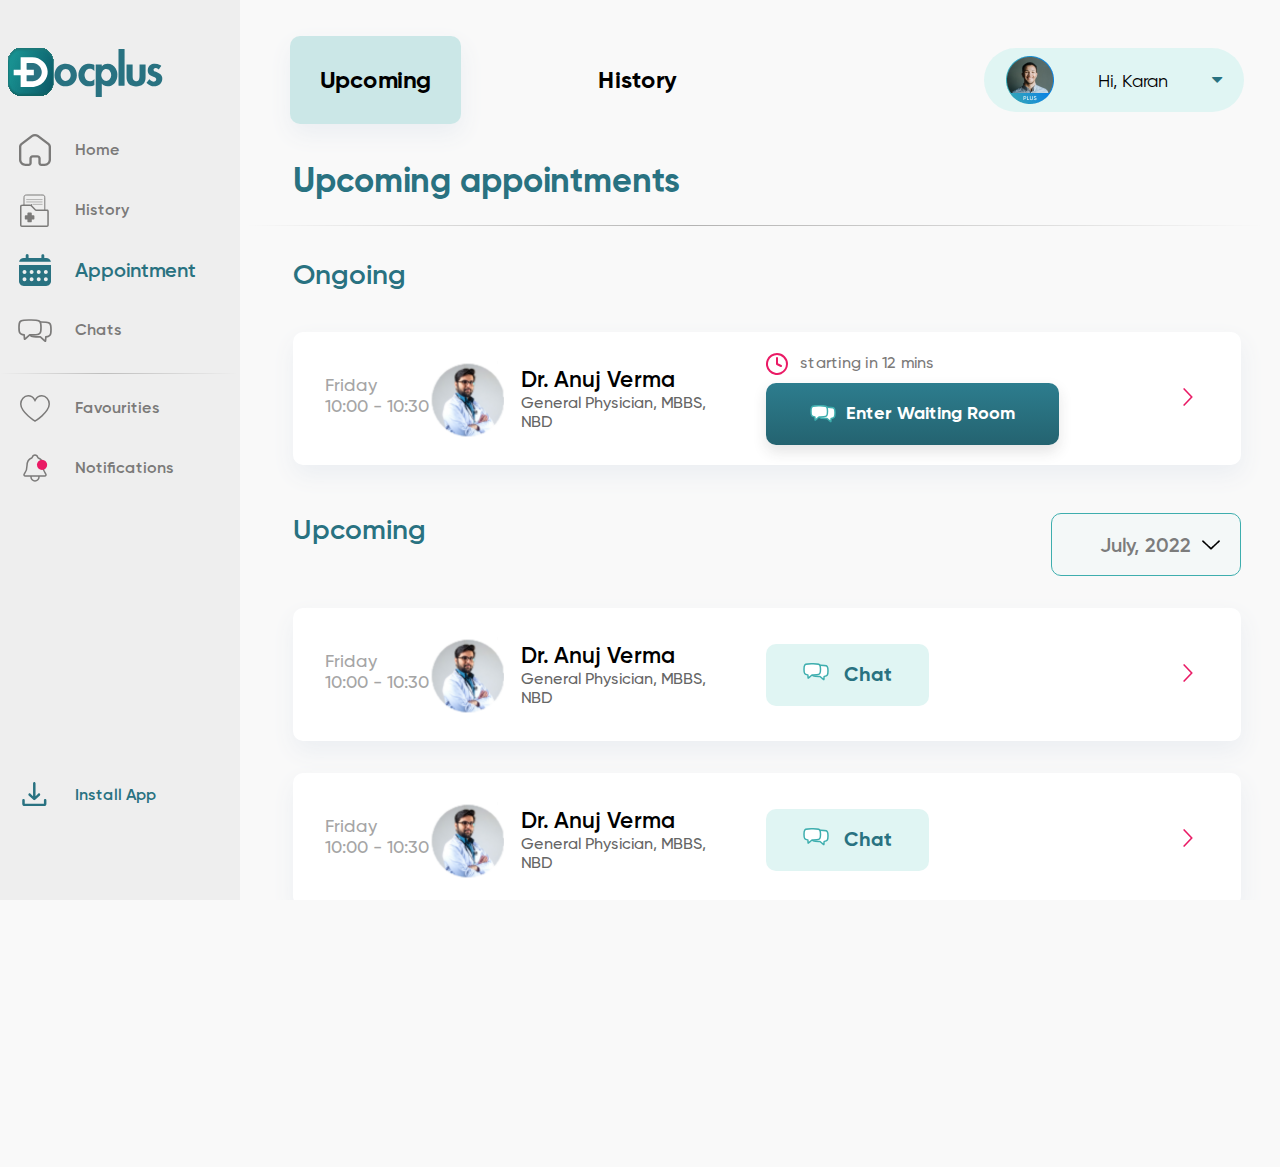
<file: upcoming.html>
<!DOCTYPE html>
<html lang="en">
  <head>
    <meta charset="UTF-8" />
    <meta http-equiv="X-UA-Compatible" content="IE=edge" />
    <meta name="viewport" content="width=device-width, initial-scale=1.0" />
    <title>DocPlus</title>
    <link rel="stylesheet" href="css/style.css" />
    <link
      rel="stylesheet"
      href="https://unpkg.com/boxicons@latest/css/boxicons.min.css"
    />
    <link
      rel="stylesheet"
      href="https://cdnjs.cloudflare.com/ajax/libs/font-awesome/4.7.0/css/font-awesome.min.css"
    />
  </head>
  <body class="container">
    <div class="side-navbar">
      <ul>
        <li>
          <a href="#">
            <svg
              class="icon1"
              width="190"
              height="64"
              viewBox="0 0 190 64"
              fill="none"
              xmlns="http://www.w3.org/2000/svg"
            >
              <path
                d="M107.72 28.6098C105.903 25.5013 103.251 23.7082 99.5472 23.7442C97.4549 23.7671 95.6507 24.5229 94.1478 25.9855C94.0594 26.0706 94.0037 26.2211 93.8106 26.1982C93.8106 25.7042 93.804 25.2166 93.8138 24.7291C93.8204 24.4869 93.7352 24.3953 93.4929 24.4019C92.933 24.415 92.3731 24.4051 91.8132 24.4051C90.5919 24.4051 89.3705 24.4019 88.1525 24.4051C87.7333 24.4084 87.7333 24.415 87.7268 24.8371C87.7235 24.8861 87.7268 24.9385 87.7268 24.9876V56.3962C87.7268 56.5303 87.7235 56.6678 87.7333 56.8019C87.7399 56.9197 87.8054 56.9884 87.9265 56.9917C88.0608 56.9982 88.1983 56.9982 88.3326 56.9982H93.2146C93.8662 56.9982 93.8106 57.0637 93.8106 56.3929V43.7496C94.0201 43.7791 94.0725 43.9198 94.1511 44.0147C94.5899 44.5415 95.1137 44.9668 95.7031 45.3137C97.4877 46.3509 99.4064 46.5603 101.401 46.1775C103.912 45.6932 105.841 44.319 107.262 42.2183C108.424 40.5005 109.059 38.5928 109.292 36.538C109.609 33.7273 109.151 31.0573 107.72 28.6098ZM101.626 39.3749C99.6487 41.6359 96.4366 41.4952 94.5833 39.1066C92.694 36.6754 92.7595 33.0859 94.7536 30.7464C95.6573 29.6895 96.8 29.1006 98.1785 29.1137C99.7633 29.1038 100.962 29.791 101.875 30.982C103.814 33.508 103.643 37.0713 101.626 39.3749Z"
                fill="#297281"
              />
              <path
                d="M67.9891 30.4191C66.7678 27.2419 64.4463 25.187 61.1883 24.212C59.1876 23.6132 57.1412 23.5575 55.1045 23.9862C51.6304 24.7126 49.0437 26.6431 47.5866 29.9086C46.1295 33.1774 46.1131 36.5215 47.4229 39.8394C48.4412 42.4112 50.2716 44.2567 52.8092 45.379C54.3481 46.0628 55.9755 46.354 57.8059 46.3442C58.6441 46.3639 59.6199 46.2592 60.5793 46.0268C63.8765 45.2317 66.3421 43.3601 67.7501 40.2516C69.2105 37.0286 69.253 33.7108 67.9891 30.4191ZM60.8969 39.594C59.0468 41.4819 56.1851 41.4394 54.3743 39.5122C53.4248 38.5044 52.8943 37.2839 52.7273 35.926C52.5243 34.2605 52.8616 32.6932 53.798 31.2764C55.7332 28.338 59.7901 28.3577 61.6827 31.4629C62.3474 32.5459 62.6879 33.7729 62.6814 35.5268C62.6454 36.8094 62.1182 38.3506 60.8969 39.594Z"
                fill="#297281"
              />
              <path
                d="M137.562 31.594C137.562 33.7274 137.588 35.8641 137.552 37.9974C137.533 39.2768 137.248 40.5169 136.734 41.6916C135.807 43.8152 134.193 45.1796 131.989 45.8177C129.425 46.5604 126.835 46.5703 124.265 45.8439C121.249 44.9898 119.514 42.9252 118.846 39.9116C118.633 38.9496 118.545 37.9713 118.545 36.9864C118.545 33.0403 118.545 29.0909 118.545 25.1448C118.545 25.076 118.545 25.0106 118.545 24.9419C118.548 24.4085 118.548 24.4053 119.062 24.4053C120.129 24.402 121.197 24.4053 122.268 24.4053C122.913 24.4053 123.554 24.402 124.2 24.4053C124.619 24.4085 124.625 24.4151 124.625 24.8306C124.628 26.3554 124.625 27.8802 124.625 29.405C124.625 31.6594 124.625 33.9106 124.625 36.1651C124.625 37.0322 124.694 37.8895 124.926 38.7271C124.962 38.858 125.002 38.9889 125.048 39.1165C125.64 40.7885 126.97 41.3873 128.568 41.2073C129.845 41.0634 130.663 40.337 131.092 39.1459C131.449 38.161 131.534 37.1303 131.537 36.0964C131.547 32.4022 131.541 28.7113 131.541 25.0171C131.541 24.3627 131.465 24.4053 132.13 24.4053C133.79 24.4053 135.454 24.4053 137.114 24.4053C137.579 24.4053 137.585 24.4118 137.585 24.8863C137.585 27.1211 137.585 29.3592 137.585 31.594C137.575 31.594 137.569 31.594 137.562 31.594Z"
                fill="#297281"
              />
              <path
                d="M116.581 27.317C116.581 33.1936 116.581 39.0735 116.581 44.9502C116.581 45.0679 116.568 45.189 116.584 45.3068C116.617 45.5882 116.476 45.6471 116.227 45.6471C114.43 45.6406 112.635 45.6406 110.838 45.6471C110.563 45.6471 110.474 45.5391 110.5 45.2872C110.51 45.1857 110.5 45.0843 110.5 44.9829C110.5 33.21 110.5 21.4371 110.5 9.66742C110.5 8.91485 110.399 9.00319 111.185 9.00319C112.796 8.99992 114.407 9.00319 116.014 9.00319C116.65 9.00319 116.578 8.97702 116.578 9.5889C116.581 15.495 116.581 21.4076 116.581 27.317Z"
                fill="#297281"
              />
              <path
                d="M150.761 29.4311C150.513 29.2348 150.293 29.0548 150.064 28.8879C149.38 28.3938 148.633 28.0535 147.778 27.9914C147.052 27.939 146.443 28.1713 145.968 28.721C145.372 29.4114 145.441 30.3374 146.122 30.9428C146.439 31.2275 146.806 31.4401 147.202 31.6037C148.109 31.98 149.023 32.34 149.93 32.7195C150.555 32.9813 151.154 33.2954 151.721 33.6717C153.142 34.6206 153.977 35.9425 154.219 37.6244C154.386 38.7925 154.327 39.9573 153.974 41.0928C153.234 43.4519 151.629 45.0192 149.327 45.7784C145.391 47.0807 141.917 46.2005 138.964 43.2916C138.869 43.1967 138.79 43.0822 138.692 42.9873C138.555 42.8531 138.578 42.7386 138.689 42.5914C139.553 41.4821 140.408 40.3696 141.259 39.2669C141.449 39.2702 141.502 39.4142 141.593 39.5058C142.317 40.2322 143.096 40.8801 144.049 41.2825C144.877 41.6326 145.735 41.8093 146.623 41.5443C147.828 41.1844 148.502 39.9377 148.139 38.7827C148.014 38.3802 147.769 38.0628 147.448 37.801C147.009 37.4444 146.501 37.2055 145.987 36.9896C145.221 36.6722 144.445 36.3744 143.682 36.0505C143.011 35.7658 142.373 35.4157 141.786 34.9772C140.545 34.0414 139.897 32.7948 139.786 31.2536C139.674 29.6961 139.917 28.2106 140.732 26.8592C141.839 25.0171 143.505 23.9929 145.617 23.7868C147.837 23.5708 149.969 23.9962 151.97 25.004C152.395 25.2166 152.791 25.4784 153.161 25.7762C153.286 25.8743 153.335 25.9627 153.224 26.1099C152.408 27.2093 151.593 28.3088 150.761 29.4311Z"
                fill="#297281"
              />
              <path
                d="M86.3757 30.894C86.1301 30.6747 85.9729 30.5341 85.8125 30.3901C84.7352 29.4379 83.5073 28.8588 82.047 28.8391C80.3508 28.8195 78.9527 29.4739 77.9704 30.8384C76.3823 33.0437 76.1106 35.4683 77.1453 37.9649C78.5598 41.3711 82.7411 42.2644 85.5571 39.9707C85.8059 39.7678 86.0417 39.5519 86.2807 39.3457C86.4248 39.4014 86.3757 39.5191 86.3757 39.6075C86.3789 41.3024 86.3724 42.9941 86.3855 44.689C86.3888 44.9671 86.2971 45.1111 86.0515 45.2354C84.8858 45.8211 83.6547 46.1811 82.3613 46.2956C79.5355 46.5508 76.9324 45.9357 74.6731 44.1622C72.5055 42.4607 71.1925 40.2161 70.6555 37.5297C70.0399 34.4474 70.4918 31.5157 72.1519 28.8359C73.9135 25.999 76.4904 24.3269 79.8106 23.8492C81.7457 23.5711 83.6285 23.7511 85.4294 24.5625C85.5996 24.6378 85.7601 24.7392 85.9336 24.8014C86.2807 24.9323 86.3986 25.1548 86.392 25.5376C86.3658 26.6894 86.3822 27.8411 86.3822 28.9929C86.3757 29.5884 86.3757 30.1774 86.3757 30.894Z"
                fill="#297281"
              />
              <g filter="url(#filter0_ii_2_633)">
                <path
                  d="M0.00320247 31.9513C0.00320247 28.7182 0.0124392 25.4851 0.000125806 22.249C-0.00910925 19.828 0.489583 17.5301 1.66551 15.4136C3.96812 11.2761 7.48976 8.84903 12.1719 8.12305C12.7691 8.03076 13.3756 8 13.982 8C19.8155 8.00308 25.649 7.99692 31.4855 8.00307C38.1563 8.00922 43.9498 12.8143 45.1996 19.3635C45.372 20.2741 45.4643 21.1908 45.4643 22.1167C45.4643 28.7121 45.4705 35.3074 45.4643 41.8997C45.4582 48.3629 41.2131 53.8816 34.9733 55.5458C33.8589 55.8442 32.7261 55.998 31.5717 55.998C25.6736 55.998 19.7755 56.0041 13.8773 55.9949C7.41895 55.9857 1.64396 51.2822 0.320272 44.9698C0.0924743 43.8901 0.00320247 42.798 0.00320247 41.6967C0.00628082 38.4513 0.00320247 35.1998 0.00320247 31.9513Z"
                  fill="url(#paint0_linear_2_633)"
                />
              </g>
              <path
                d="M19.0829 17.284C20.8191 17.284 22.5583 17.2717 24.2945 17.287C28.3795 17.3239 31.9104 18.779 34.9118 21.5168C37.0728 23.4856 38.5565 25.8789 39.2584 28.7305C40.148 32.3389 39.6155 35.7627 37.7685 38.9527C35.2473 43.3025 31.4517 45.8895 26.5078 46.7909C25.7721 46.9262 25.0241 46.9785 24.273 46.9785C20.5759 46.9724 16.8757 46.9754 13.1786 46.9754C12.5875 46.9754 12.6522 47.0308 12.6522 46.431C12.6522 42.9579 12.6522 39.4849 12.6522 36.0119C12.6522 35.9319 12.6522 35.8519 12.6522 35.7719C12.6491 35.3628 12.6491 35.3566 12.2335 35.3566C10.2234 35.3566 8.21628 35.3566 6.20611 35.3566C6.09529 35.3566 5.9814 35.3536 5.87057 35.3566C5.72897 35.3597 5.6674 35.2951 5.67664 35.1536C5.67972 35.0736 5.67664 34.9936 5.67664 34.9137C5.67664 33.3202 5.67664 31.7267 5.67664 30.1332C5.67664 29.6564 5.63046 29.681 6.15378 29.681C8.13008 29.681 10.1064 29.681 12.0827 29.681C12.1935 29.681 12.3074 29.678 12.4182 29.681C12.5752 29.6872 12.6583 29.6257 12.6491 29.4596C12.6429 29.3334 12.6491 29.2042 12.6491 29.0781C12.6491 25.319 12.6491 21.5599 12.6491 17.8008C12.6491 17.2163 12.5875 17.284 13.1478 17.284C15.1303 17.2809 17.1066 17.284 19.0829 17.284Z"
                fill="white"
              />
              <path
                d="M22.2536 35.356C23.3372 35.356 24.4208 35.3591 25.5044 35.356C25.8368 35.356 25.843 35.3468 25.843 35.0115C25.8461 33.3565 25.8461 31.6984 25.843 30.0434C25.843 29.6958 25.8368 29.6897 25.4613 29.6897C23.4049 29.6866 21.3486 29.6897 19.2922 29.6897C19.1814 29.6897 19.0675 29.6928 18.9567 29.6897C18.6058 29.6804 18.5996 29.6805 18.5996 29.3082C18.5965 27.3179 18.5965 25.3276 18.5996 23.3342C18.5996 22.9959 18.6058 22.9897 18.9413 22.9866C20.0095 22.9836 21.0777 22.9682 22.1459 22.9897C23.1494 23.0082 24.1468 22.8944 25.1534 23.002C29.2476 23.4388 32.9355 26.552 33.662 30.7387C33.9975 32.6797 33.6497 34.5224 32.6769 36.2205C30.953 39.2351 28.3395 40.9209 24.8764 41.2962C24.1714 41.3731 23.4757 41.29 22.7769 41.2839C21.5333 41.2746 20.2896 41.2808 19.046 41.2808C18.5473 41.2808 18.5965 41.3116 18.5935 40.8563C18.5935 39.1675 18.5935 37.4786 18.5935 35.7929C18.5935 35.3622 18.5965 35.3622 19.0429 35.3622C20.1172 35.356 21.1854 35.356 22.2536 35.356Z"
                fill="#297281"
              />
              <defs>
                <filter
                  id="filter0_ii_2_633"
                  x="0"
                  y="6.33086"
                  width="45.467"
                  height="51.3383"
                  filterUnits="userSpaceOnUse"
                  color-interpolation-filters="sRGB"
                >
                  <feFlood flood-opacity="0" result="BackgroundImageFix" />
                  <feBlend
                    mode="normal"
                    in="SourceGraphic"
                    in2="BackgroundImageFix"
                    result="shape"
                  />
                  <feColorMatrix
                    in="SourceAlpha"
                    type="matrix"
                    values="0 0 0 0 0 0 0 0 0 0 0 0 0 0 0 0 0 0 127 0"
                    result="hardAlpha"
                  />
                  <feOffset dy="1.66914" />
                  <feGaussianBlur stdDeviation="0.834568" />
                  <feComposite
                    in2="hardAlpha"
                    operator="arithmetic"
                    k2="-1"
                    k3="1"
                  />
                  <feColorMatrix
                    type="matrix"
                    values="0 0 0 0 0.106972 0 0 0 0 0.4625 0 0 0 0 0.4625 0 0 0 1 0"
                  />
                  <feBlend
                    mode="normal"
                    in2="shape"
                    result="effect1_innerShadow_2_633"
                  />
                  <feColorMatrix
                    in="SourceAlpha"
                    type="matrix"
                    values="0 0 0 0 0 0 0 0 0 0 0 0 0 0 0 0 0 0 127 0"
                    result="hardAlpha"
                  />
                  <feOffset dy="-1.66914" />
                  <feGaussianBlur stdDeviation="0.834568" />
                  <feComposite
                    in2="hardAlpha"
                    operator="arithmetic"
                    k2="-1"
                    k3="1"
                  />
                  <feColorMatrix
                    type="matrix"
                    values="0 0 0 0 0.060563 0 0 0 0 0.3875 0 0 0 0 0.3875 0 0 0 1 0"
                  />
                  <feBlend
                    mode="normal"
                    in2="effect1_innerShadow_2_633"
                    result="effect2_innerShadow_2_633"
                  />
                </filter>
                <linearGradient
                  id="paint0_linear_2_633"
                  x1="-1.22059"
                  y1="22.5"
                  x2="52.4805"
                  y2="42.0514"
                  gradientUnits="userSpaceOnUse"
                >
                  <stop
                    offset="0.0754687"
                    stop-color="#008686"
                    stop-opacity="0.9"
                  />
                  <stop offset="1" stop-color="#0A5362" />
                </linearGradient>
              </defs>
            </svg>
          </a>
        </li>
        <li>
          <a href="index.html">
            <span class="icon"
              ><svg
                width="32"
                height="32"
                viewBox="0 0 32 32"
                fill="none"
                xmlns="http://www.w3.org/2000/svg"
              >
                <path
                  fill-rule="evenodd"
                  clip-rule="evenodd"
                  d="M30.0446 9.05529C31.173 9.88578 31.8653 11.1195 31.9832 12.462L32 12.7837V25.7594C32 29.1037 29.2194 31.824 25.7347 32H22.3832C20.7815 31.9696 19.4863 30.7855 19.3684 29.2973L19.3516 29.0717V24.4968C19.3516 23.9992 18.9625 23.5848 18.4421 23.5031L18.2905 23.4871H13.792C13.2547 23.5031 12.8168 23.8712 12.7495 24.3512L12.7326 24.4968V29.0573C12.7326 29.1517 12.7141 29.2637 12.6989 29.3437L12.6821 29.3773L12.6636 29.4877C12.4632 30.8495 11.2842 31.888 9.81894 31.9856L9.6 32H6.58526C3.06526 32 0.185263 29.3773 0 26.0794V12.7837C0.0151579 11.4219 0.64 10.1578 1.68421 9.27771L12.1768 1.26091C14.3158 -0.353654 17.3137 -0.417661 19.5183 1.06889L19.7895 1.26091L30.0446 9.05529ZM29.6404 26.0154L29.6589 25.7594V12.7981C29.6404 12.1116 29.3389 11.4699 28.8168 10.9915L28.5979 10.8139L18.3242 3.00508C17.0442 2.02899 15.2253 1.98258 13.8779 2.82907L13.6236 3.00508L3.38358 10.8475C2.79579 11.2619 2.4421 11.886 2.35789 12.542L2.33937 12.7981V25.7594C2.33937 27.8876 4.09095 29.6318 6.31579 29.7598H9.6C9.97052 29.7598 10.2905 29.5214 10.3394 29.1853L10.3747 28.8973L10.3916 28.8157V24.4968C10.3916 22.7847 11.7726 21.3925 13.5411 21.2629H18.2905C20.0909 21.2629 21.5562 22.5767 21.6926 24.2568V29.0717C21.6926 29.4077 21.9453 29.6974 22.2821 29.7598H25.413C27.6699 29.7598 29.5057 28.1132 29.6404 26.0154Z"
                  fill="#7B7A79"
                />
              </svg>
            </span>
            <span class="text">Home</span>
          </a>
        </li>
        <li>
          <a href="#">
            <span class="icon"
              ><svg
                width="29"
                height="33"
                viewBox="0 0 29 33"
                fill="none"
                xmlns="http://www.w3.org/2000/svg"
              >
                <path
                  d="M24.7996 17V5C24.7996 3.11438 24.7996 2.17157 24.2138 1.58579C23.6281 1 22.6852 1 20.7996 1H7.99963C6.11402 1 5.17121 1 4.58542 1.58579C3.99963 2.17157 3.99963 3.11438 3.99963 5V12.2"
                  stroke="#7B7A79"
                />
                <path
                  d="M15.4697 15.9304C15.6103 16.0711 15.8011 16.1501 16 16.1501H25.6C26.1724 16.1501 26.5566 16.1507 26.8525 16.1749C27.1396 16.1983 27.2769 16.2402 27.3675 16.2863C27.6027 16.4062 27.7939 16.5974 27.9138 16.8326C27.9599 16.9232 28.0018 17.0605 28.0252 17.3476C28.0494 17.6435 28.05 18.0277 28.05 18.6001V29.8001C28.05 30.3725 28.0494 30.7567 28.0252 31.0526C28.0018 31.3397 27.9599 31.477 27.9138 31.5676C27.7939 31.8028 27.6027 31.994 27.3675 32.1139C27.2769 32.16 27.1396 32.2019 26.8525 32.2253C26.5566 32.2495 26.1724 32.2501 25.6 32.2501H3.2C2.62757 32.2501 2.24336 32.2495 1.94748 32.2253C1.66035 32.2019 1.52307 32.16 1.43251 32.1139C1.19731 31.994 1.00608 31.8028 0.886242 31.5676C0.840099 31.477 0.798216 31.3397 0.774758 31.0526C0.750583 30.7567 0.75 30.3725 0.75 29.8001V13.8001C0.75 13.2277 0.750583 12.8435 0.774758 12.5476C0.798216 12.2605 0.840099 12.1232 0.886242 12.0326C1.00608 11.7974 1.19731 11.6062 1.43251 11.4863C1.52307 11.4402 1.66035 11.3983 1.94748 11.3749C2.24336 11.3507 2.62757 11.3501 3.2 11.3501H9.87452C10.3994 11.3501 10.5396 11.3549 10.6634 11.3846C10.7909 11.4153 10.9129 11.4658 11.0247 11.5343L11.4166 10.8948L11.0247 11.5343C11.1332 11.6008 11.2358 11.6965 11.6069 12.0677L15.4697 15.9304Z"
                  fill="#EEEEEE"
                  stroke="#7B7A79"
                  stroke-width="1.5"
                  stroke-linejoin="round"
                />
                <path
                  d="M8.18135 18.5996C7.75988 18.5996 7.41781 18.9417 7.41781 19.3631V21.2183H5.56352C5.14205 21.2183 4.79999 21.5604 4.79999 21.9818V24.8178C4.79999 25.0203 4.88043 25.2145 5.02362 25.3577C5.16681 25.5009 5.36102 25.5813 5.56352 25.5813H7.41781V27.4361C7.41781 27.6386 7.49825 27.8328 7.64144 27.976C7.78463 28.1192 7.97885 28.1996 8.18135 28.1996H11.0173C11.2198 28.1996 11.414 28.1192 11.5572 27.976C11.7004 27.8328 11.7809 27.6386 11.7809 27.4361V25.5813H13.6351C13.8376 25.5813 14.0319 25.5009 14.175 25.3577C14.3182 25.2145 14.3987 25.0203 14.3987 24.8178V21.9818C14.3987 21.5599 14.0566 21.2183 13.6351 21.2183H11.7809V19.3631C11.7809 18.9417 11.4388 18.5996 11.0173 18.5996H8.18135Z"
                  fill="#7B7A79"
                />
                <line
                  x1="6.6496"
                  y1="5.5498"
                  x2="22.1496"
                  y2="5.5498"
                  stroke="#7B7A79"
                  stroke-width="0.5"
                  stroke-linecap="round"
                />
                <line
                  x1="6.6496"
                  y1="7.9502"
                  x2="22.1496"
                  y2="7.9502"
                  stroke="#7B7A79"
                  stroke-width="0.5"
                  stroke-linecap="round"
                />
                <line
                  x1="13.0504"
                  y1="10.3501"
                  x2="22.1504"
                  y2="10.3501"
                  stroke="#7B7A79"
                  stroke-width="0.5"
                  stroke-linecap="round"
                />
              </svg>
            </span>
            <span class="text">History</span>
          </a>
        </li>
        <li>
          <a href="#" id="active">
            <span class="icon"
              ><svg
                width="32"
                height="32"
                viewBox="0 0 32 32"
                fill="none"
                xmlns="http://www.w3.org/2000/svg"
              >
                <path
                  fill-rule="evenodd"
                  clip-rule="evenodd"
                  d="M9.6 1.56098C9.6 0.871293 9.44523 0 8 0C7.29308 0 6.72002 0.871293 6.72002 1.56098V3.90244H4.8C2.43708 3.90244 0.472937 5.56819 0.0740024 7.76172H31.926C31.5271 5.56819 29.5629 3.90244 27.2 3.90244H25.2799V1.56098C25.2799 0.871293 24.5266 0.312195 23.8197 0.312195C23.1128 0.312195 22.4 0.871293 22.4 1.56098V3.90244H17.28H16H14.72H9.6V1.56098ZM0 10.8837V27.3171C0 29.9034 2.14903 32 4.8 32H27.2C29.851 32 32 29.9034 32 27.3171V10.8837H0ZM7.46775 17.945C7.46775 19.061 6.59222 19.9658 5.5122 19.9658C4.43217 19.9658 3.55664 19.061 3.55664 17.945C3.55664 16.829 4.43217 15.9243 5.5122 15.9243C6.59222 15.9243 7.46775 16.829 7.46775 17.945ZM5.5122 27.3144C6.59222 27.3144 7.46775 26.4097 7.46775 25.2937C7.46775 24.1777 6.59222 23.2729 5.5122 23.2729C4.43217 23.2729 3.55664 24.1777 3.55664 25.2937C3.55664 26.4097 4.43217 27.3144 5.5122 27.3144ZM14.5771 17.945C14.5771 19.061 13.7016 19.9658 12.6216 19.9658C11.5415 19.9658 10.666 19.061 10.666 17.945C10.666 16.829 11.5415 15.9243 12.6216 15.9243C13.7016 15.9243 14.5771 16.829 14.5771 17.945ZM12.6216 27.3144C13.7016 27.3144 14.5771 26.4097 14.5771 25.2937C14.5771 24.1777 13.7016 23.2729 12.6216 23.2729C11.5415 23.2729 10.666 24.1777 10.666 25.2937C10.666 26.4097 11.5415 27.3144 12.6216 27.3144ZM21.6885 17.945C21.6885 19.061 20.8129 19.9658 19.7329 19.9658C18.6529 19.9658 17.7773 19.061 17.7773 17.945C17.7773 16.829 18.6529 15.9243 19.7329 15.9243C20.8129 15.9243 21.6885 16.829 21.6885 17.945ZM19.7329 27.3144C20.8129 27.3144 21.6885 26.4097 21.6885 25.2937C21.6885 24.1777 20.8129 23.2729 19.7329 23.2729C18.6529 23.2729 17.7773 24.1777 17.7773 25.2937C17.7773 26.4097 18.6529 27.3144 19.7329 27.3144ZM28.7998 17.945C28.7998 19.061 27.9243 19.9658 26.8442 19.9658C25.7642 19.9658 24.8887 19.061 24.8887 17.945C24.8887 16.829 25.7642 15.9243 26.8442 15.9243C27.9243 15.9243 28.7998 16.829 28.7998 17.945ZM26.8442 27.3144C27.9243 27.3144 28.7998 26.4097 28.7998 25.2937C28.7998 24.1777 27.9243 23.2729 26.8442 23.2729C25.7642 23.2729 24.8887 24.1777 24.8887 25.2937C24.8887 26.4097 25.7642 27.3144 26.8442 27.3144Z"
                  fill="#297281"
                />
              </svg>
            </span>
            <span class="text1">Appointment</span>
          </a>
        </li>
        <li>
          <a href="#">
            <span class="icon"
              ><svg
                width="34"
                height="23"
                viewBox="0 0 34 23"
                fill="none"
                xmlns="http://www.w3.org/2000/svg"
              >
                <path
                  d="M11.9269 4.89807C11 5.97526 11 7.4748 11 10.4739C11 13.473 11 14.9725 11.9269 16.0497C12.3282 16.516 12.8438 16.9164 13.4444 17.228C14.8316 17.9478 16.7627 17.9478 20.625 17.9478H22.3437L25.0939 20.3501C25.0939 20.3501 27.12 22.5902 27.5 22L27.8437 17.9478V17.8617C29.0084 17.773 29.852 17.5931 30.5556 17.228C31.1562 16.9164 31.6718 16.516 32.0731 16.0497C33 14.9725 33 13.473 33 10.4739C33 7.4748 33 5.97526 32.0731 4.89807C31.6718 4.43174 31.1562 4.03135 30.5556 3.71976C29.1684 3 27.2373 3 23.375 3H20.625C16.7627 3 14.8316 3 13.4444 3.71976C12.8438 4.03135 12.3282 4.43174 11.9269 4.89807Z"
                  fill="#EEEEEE"
                  stroke="#7B7A79"
                  stroke-width="1.7"
                  stroke-linecap="round"
                  stroke-linejoin="round"
                />
                <path
                  d="M22.0731 2.89807C23 3.97526 23 5.4748 23 8.47389C23 11.473 23 12.9725 22.0731 14.0497C21.6718 14.516 21.1562 14.9164 20.5556 15.228C19.1684 15.9478 17.2373 15.9478 13.375 15.9478H11.6563L8.90608 18.3501C8.90608 18.3501 6.88004 20.5902 6.5 20L6.15625 15.9478V15.8617C4.99164 15.773 4.14803 15.5931 3.44436 15.228C2.84382 14.9164 2.32819 14.516 1.92692 14.0497C1 12.9725 1 11.473 1 8.47389C1 5.4748 1 3.97526 1.92692 2.89807C2.32819 2.43174 2.84382 2.03135 3.44436 1.71976C4.83159 1 6.76273 1 10.625 1H13.375C17.2373 1 19.1684 1 20.5556 1.71976C21.1562 2.03135 21.6718 2.43174 22.0731 2.89807Z"
                  fill="#EEEEEE"
                  stroke="#7B7A79"
                  stroke-width="1.7"
                  stroke-linecap="round"
                  stroke-linejoin="round"
                />
              </svg>
            </span>
            <span class="text">Chats</span>
          </a>
        </li>
        <svg
          class="vhr"
          width="313"
          height="1"
          viewBox="0 0 313 1"
          fill="none"
          xmlns="http://www.w3.org/2000/svg"
        >
          <line
            x1="-0.00292969"
            y1="0.5"
            x2="312.997"
            y2="0.5"
            stroke="url(#paint0_linear_2_505)"
          />
          <defs>
            <linearGradient
              id="paint0_linear_2_505"
              x1="-0.00292969"
              y1="1"
              x2="312.997"
              y2="0.999348"
              gradientUnits="userSpaceOnUse"
            >
              <stop stop-color="#7B7A79" stop-opacity="0" />
              <stop
                offset="0.432292"
                stop-color="#7B7A79"
                stop-opacity="0.55"
              />
              <stop offset="0.989583" stop-color="#7B7A79" stop-opacity="0" />
            </linearGradient>
          </defs>
        </svg>

        <li>
          <a href="#">
            <span class="icon"
              ><svg
                width="32"
                height="32"
                viewBox="0 0 32 32"
                fill="none"
                xmlns="http://www.w3.org/2000/svg"
              >
                <path
                  d="M16.2398 28.9655C16.1523 29.0216 16.0731 29.0719 16.0027 29.1163C15.9319 29.071 15.8521 29.0197 15.764 28.9624C15.3609 28.7007 14.7831 28.3157 14.0889 27.8256C12.6991 26.8444 10.8494 25.4464 9.00309 23.7767C7.15372 22.1041 5.32718 20.1762 3.96773 18.1377C2.60414 16.093 1.75 13.9964 1.75 11.9709C1.75 7.36238 5.13281 3.75027 9.16003 3.75027V3.7503L9.16646 3.75024C11.6352 3.72908 13.9763 5.09387 15.3542 7.42718L15.9963 8.51436L16.6439 7.43048C18.032 5.10715 20.3688 3.74409 22.837 3.75027C26.8579 3.77238 30.2288 7.37325 30.25 11.9725C30.2496 14.0325 29.3939 16.1457 28.0317 18.1942C26.6728 20.2379 24.847 22.1611 22.9983 23.8249C21.1526 25.486 19.3036 26.8713 17.9142 27.842C17.2202 28.3269 16.6426 28.7072 16.2398 28.9655Z"
                  stroke="#7B7A79"
                  stroke-width="1.5"
                />
              </svg>
            </span>
            <span class="text">Favourities</span>
          </a>
        </li>
        <li>
          <a href="#">
            <span class="icon"
              ><svg
                width="32"
                height="32"
                viewBox="0 0 32 32"
                fill="none"
                xmlns="http://www.w3.org/2000/svg"
              >
                <path
                  d="M19.9999 24V25C19.9999 26.0609 19.5785 27.0783 18.8284 27.8284C18.0782 28.5786 17.0608 29 15.9999 29C14.9391 29 13.9217 28.5786 13.1715 27.8284C12.4214 27.0783 11.9999 26.0609 11.9999 25V24M26.7299 21.9644C25.1249 20 23.9918 19 23.9918 13.5844C23.9918 8.625 21.4593 6.85812 19.3749 6C19.0981 5.88625 18.8374 5.625 18.7531 5.34062C18.3874 4.09625 17.3624 3 15.9999 3C14.6374 3 13.6118 4.09687 13.2499 5.34187C13.1656 5.62937 12.9049 5.88625 12.6281 6C10.5412 6.85937 8.01119 8.62 8.01119 13.5844C8.00807 19 6.87494 20 5.26994 21.9644C4.60494 22.7781 5.18744 24 6.35057 24H25.6556C26.8124 24 27.3912 22.7744 26.7299 21.9644Z"
                  stroke="#7B7A79"
                  stroke-width="1.5"
                  stroke-linecap="round"
                  stroke-linejoin="round"
                />
                <rect
                  x="17.9238"
                  y="7.68164"
                  width="10.24"
                  height="10.24"
                  rx="5.12"
                  fill="#EA1A65"
                />
              </svg>
            </span>
            <span class="text">Notifications</span>
          </a>
        </li>

        <li>
          <a href="#" class="install" id="active">
            <span class="icon"
              ><svg
                width="27"
                height="26"
                viewBox="0 0 27 26"
                fill="none"
                xmlns="http://www.w3.org/2000/svg"
              >
                <path
                  d="M12.4113 17.8379C12.5274 17.9475 12.6652 18.0344 12.8169 18.0937C12.9685 18.1531 13.1311 18.1836 13.2953 18.1836C13.4594 18.1836 13.622 18.1531 13.7736 18.0937C13.9253 18.0344 14.0631 17.9475 14.1792 17.8379L18.8932 13.3872C19.1276 13.1658 19.2593 12.8657 19.2593 12.5527C19.2593 12.2397 19.1276 11.9395 18.8932 11.7181C18.6588 11.4968 18.3408 11.3725 18.0093 11.3725C17.6778 11.3725 17.3598 11.4968 17.1254 11.7181L14.5453 14.1542V1.26759C14.5453 0.954589 14.4136 0.654404 14.1791 0.433076C13.9447 0.211748 13.6268 0.0874077 13.2953 0.0874077C12.9637 0.0874077 12.6458 0.211748 12.4114 0.433076C12.1769 0.654404 12.0453 0.954589 12.0453 1.26759V14.1542L9.4651 11.7181C9.23068 11.4968 8.91274 11.3725 8.58122 11.3725C8.2497 11.3725 7.93176 11.4968 7.69734 11.7181C7.46292 11.9395 7.33122 12.2397 7.33122 12.5527C7.33122 12.8657 7.46292 13.1658 7.69734 13.3872L12.4113 17.8379Z"
                  fill="#297281"
                />
                <path
                  d="M24.1667 17.0034C23.8351 17.0034 23.5172 17.1278 23.2828 17.3491C23.0484 17.5704 22.9167 17.8706 22.9167 18.1836V21.6367H3.75V18.1836C3.75 17.8706 3.6183 17.5704 3.38388 17.3491C3.14946 17.1278 2.83152 17.0034 2.5 17.0034C2.16848 17.0034 1.85054 17.1278 1.61612 17.3491C1.3817 17.5704 1.25 17.8706 1.25 18.1836L1.25 22.0301C1.25 22.5518 1.46949 23.0521 1.86019 23.421C2.2509 23.7899 2.7808 23.9971 3.33333 23.9971H23.3333C23.8859 23.9971 24.4158 23.7899 24.8065 23.421C25.1972 23.0521 25.4167 22.5518 25.4167 22.0301V18.1836C25.4167 17.8706 25.285 17.5704 25.0506 17.3491C24.8161 17.1278 24.4982 17.0034 24.1667 17.0034Z"
                  fill="#297281"
                />
              </svg>
            </span>
            <span class="text">Install App</span>
          </a>
        </li>
      </ul>
    </div>
    <div class="content">
      <div class="flexnav">
        <div class="dummy">
          <div class="bx bx-menu" id="menu-icon"></div>
          <div class="list">
            <a href="#" class="on">Upcoming</a>
            <a href="history.html" class="l2">History</a>
          </div>
        </div>
        <div class="dropdown">
          <button class="btn1">
            <img class="img" src="avatar profile img.png" />Hi, Karan<i
              style="color: #297281"
              class="fa fa-caret-down"
            ></i>
          </button>
          <div class="dropdown-content">
            <a href="#">Account</a>
            <a href="#">Settings</a>
            <a href="#">Logout</a>
          </div>
        </div>
      </div>
      <div class="heading"><p>Upcoming appointments</p></div>
      <svg
        class="hr"
        width="1028"
        height="1"
        viewBox="0 0 1028 1"
        fill="none"
        xmlns="http://www.w3.org/2000/svg"
      >
        <line
          y1="0.5"
          x2="1028"
          y2="0.5"
          stroke="url(#paint0_linear_209_1204)"
        />
        <defs>
          <linearGradient
            id="paint0_linear_209_1204"
            x1="0"
            y1="1"
            x2="1028"
            y2="0.992963"
            gradientUnits="userSpaceOnUse"
          >
            <stop stop-color="#7B7A79" stop-opacity="0" />
            <stop offset="0.432292" stop-color="#7B7A79" stop-opacity="0.55" />
            <stop offset="0.989583" stop-color="#7B7A79" stop-opacity="0" />
          </linearGradient>
        </defs>
      </svg>
      <div class="ongoing1">
        <h3 class="h3">Ongoing</h3>
        <div class="o1">
          <div class="o">
            <div class="time"><p>Friday <p>10:00 - 10:30</p></p></div>
            <div class="docname">
              <img src="Untitled.png">
              <div class="dummy1"><p class="p1">Dr. Anuj Verma</p>
                <p class="p2">General Physician, MBBS, NBD</p></div>
              
            </div>
          </div>
          <div class="oo">
            <p><svg width="22" height="22" viewBox="0 0 22 22" fill="none" xmlns="http://www.w3.org/2000/svg">
              <path d="M21 11C21 12.9778 20.4135 14.9112 19.3147 16.5557C18.2159 18.2002 16.6541 19.4819 14.8268 20.2388C12.9996 20.9957 10.9889 21.1937 9.0491 20.8079C7.10929 20.422 5.32746 19.4696 3.92894 18.0711C2.53041 16.6725 1.578 14.8907 1.19215 12.9509C0.8063 11.0111 1.00433 9.00043 1.76121 7.17316C2.51809 5.3459 3.79981 3.78412 5.4443 2.6853C7.08879 1.58649 9.02219 1 11 1C13.6522 1 16.1957 2.05357 18.0711 3.92893C19.9464 5.8043 21 8.34783 21 11V11Z" stroke="#EA1A65" stroke-width="2" stroke-linecap="round" stroke-linejoin="round"/>
              <path d="M11 5V11L15 13" stroke="#EA1A65" stroke-width="2" stroke-linecap="round" stroke-linejoin="round"/>
              </svg>&nbsp;&nbsp;&nbsp;<span>starting in 12 mins</span>  </p> 
              <div class="button"><button><svg width="26" height="24" viewBox="0 0 26 24" fill="none" xmlns="http://www.w3.org/2000/svg">
                <path d="M9.19519 6.67355C8.5 7.48145 8.5 8.6061 8.5 10.8554C8.5 13.1047 8.5 14.2294 9.19519 15.0373C9.49614 15.387 9.88286 15.6873 10.3333 15.921C11.3737 16.4608 12.822 16.4608 15.7188 16.4608H17.0078L19.0704 18.2626C19.0704 18.2626 20.59 19.9427 20.875 19.5L21.1328 16.4608V16.3962C22.0063 16.3298 22.639 16.1948 23.1667 15.921C23.6171 15.6873 24.0039 15.387 24.3048 15.0373C25 14.2294 25 13.1047 25 10.8554C25 8.6061 25 7.48145 24.3048 6.67355C24.0039 6.3238 23.6171 6.02351 23.1667 5.78982C22.1263 5.25 20.678 5.25 17.7812 5.25H15.7188C12.822 5.25 11.3737 5.25 10.3333 5.78982C9.88286 6.02351 9.49614 6.3238 9.19519 6.67355Z" fill="white" stroke="#3EAEAE" stroke-width="1.5" stroke-linecap="round" stroke-linejoin="round"/>
                <path d="M16.8048 5.17355C17.5 5.98145 17.5 7.1061 17.5 9.35542C17.5 11.6047 17.5 12.7294 16.8048 13.5373C16.5039 13.887 16.1171 14.1873 15.6667 14.421C14.6263 14.9608 13.178 14.9608 10.2812 14.9608H8.99219L6.92956 16.7626C6.92956 16.7626 5.41003 18.4427 5.125 18L4.86719 14.9608V14.8962C3.99373 14.8298 3.36102 14.6948 2.83327 14.421C2.38286 14.1873 1.99614 13.887 1.69519 13.5373C1 12.7294 1 11.6047 1 9.35542C1 7.1061 1 5.98145 1.69519 5.17355C1.99614 4.8238 2.38286 4.52351 2.83327 4.28982C3.8737 3.75 5.32205 3.75 8.21875 3.75H10.2812C13.178 3.75 14.6263 3.75 15.6667 4.28982C16.1171 4.52351 16.5039 4.8238 16.8048 5.17355Z" fill="white" stroke="#3EAEAE" stroke-width="1.5" stroke-linecap="round" stroke-linejoin="round"/>
                </svg>&nbsp;&nbsp;Enter Waiting Room 
                </button></div>           
          </div>
          <div class="arrow">
            <a href="#">
              <svg width="10" height="18" viewBox="0 0 10 18" fill="none" xmlns="http://www.w3.org/2000/svg">
                <path d="M7.84635 9.00047L0.697605 16.6012C0.63883 16.6637 0.592208 16.7379 0.560399 16.8195C0.52859 16.9011 0.512214 16.9887 0.512214 17.077C0.512214 17.1654 0.52859 17.2529 0.560399 17.3346C0.592208 17.4162 0.63883 17.4904 0.697605 17.5529C0.75638 17.6154 0.826151 17.665 0.902944 17.6988C0.979736 17.7326 1.06205 17.75 1.14517 17.75C1.22829 17.75 1.31059 17.7326 1.38739 17.6988C1.46418 17.665 1.53395 17.6154 1.59273 17.5529L9.18948 9.47586C9.24829 9.41339 9.29495 9.33921 9.32678 9.25756C9.35861 9.17591 9.375 9.08839 9.375 9C9.375 8.91161 9.35861 8.82409 9.32678 8.74244C9.29495 8.66079 9.24829 8.58661 9.18948 8.52414L1.59273 0.447107C1.47402 0.320902 1.31303 0.25 1.14517 0.25C0.977297 0.25 0.816306 0.320902 0.697605 0.447109C0.578904 0.573315 0.512214 0.744484 0.512214 0.922966C0.512214 1.10145 0.578904 1.27262 0.697605 1.39882L7.84635 9.00047Z" fill="#EA1A65" stroke="#EA1A65" stroke-width="0.3"/>
                </svg>
            </a>
            
              
          </div>
        </div>
      </div>
      <div class="ongoing">
        <div class="row">
          <h3>Upcoming</h3> <select name="dates" id="dates">
            <option value="july">July, 2022</option>
            <option value="august">August, 2022</option>
            <option value="sept">Sept, 2022</option>
            <option value="oct">Oct, 2022</option>
          </select>
        </div>
        <div class="o1">
          <div class="o">
            <div class="time"><p>Friday <p>10:00 - 10:30</p></p></div>
            <div class="docname">
              <img src="Untitled.png">
              <div class="dummy1"><p class="p1">Dr. Anuj Verma</p>
                <p class="p2">General Physician, MBBS, NBD</p></div>
              
            </div>
          </div>
          <div class="oo">
              <div class="button1">
                <button>
                  <svg width="26" height="18" viewBox="0 0 26 18" fill="none" xmlns="http://www.w3.org/2000/svg">
                    <path d="M9.19519 3.67355C8.5 4.48145 8.5 5.6061 8.5 7.85542C8.5 10.1047 8.5 11.2294 9.19519 12.0373C9.49614 12.387 9.88286 12.6873 10.3333 12.921C11.3737 13.4608 12.822 13.4608 15.7188 13.4608H17.0078L19.0704 15.2626C19.0704 15.2626 20.59 16.9427 20.875 16.5L21.1328 13.4608V13.3962C22.0063 13.3298 22.639 13.1948 23.1667 12.921C23.6171 12.6873 24.0039 12.387 24.3048 12.0373C25 11.2294 25 10.1047 25 7.85542C25 5.6061 25 4.48145 24.3048 3.67355C24.0039 3.3238 23.6171 3.02351 23.1667 2.78982C22.1263 2.25 20.678 2.25 17.7812 2.25H15.7188C12.822 2.25 11.3737 2.25 10.3333 2.78982C9.88286 3.02351 9.49614 3.3238 9.19519 3.67355Z" fill="white" stroke="#3EAEAE" stroke-width="1.5" stroke-linecap="round" stroke-linejoin="round"/>
                    <path d="M16.8048 2.17355C17.5 2.98145 17.5 4.1061 17.5 6.35542C17.5 8.60473 17.5 9.72938 16.8048 10.5373C16.5039 10.887 16.1171 11.1873 15.6667 11.421C14.6263 11.9608 13.178 11.9608 10.2812 11.9608H8.99219L6.92956 13.7626C6.92956 13.7626 5.41003 15.4427 5.125 15L4.86719 11.9608V11.8962C3.99373 11.8298 3.36102 11.6948 2.83327 11.421C2.38286 11.1873 1.99614 10.887 1.69519 10.5373C1 9.72938 1 8.60473 1 6.35542C1 4.1061 1 2.98145 1.69519 2.17355C1.99614 1.8238 2.38286 1.52351 2.83327 1.28982C3.8737 0.75 5.32205 0.75 8.21875 0.75H10.2812C13.178 0.75 14.6263 0.75 15.6667 1.28982C16.1171 1.52351 16.5039 1.8238 16.8048 2.17355Z" fill="white" stroke="#3EAEAE" stroke-width="1.5" stroke-linecap="round" stroke-linejoin="round"/>
                    </svg>
                    
                &nbsp;&nbsp;Chat
                </button></div>           
          </div>
          <div class="arrow">
            <a href="#">
              <svg width="10" height="18" viewBox="0 0 10 18" fill="none" xmlns="http://www.w3.org/2000/svg">
                <path d="M7.84635 9.00047L0.697605 16.6012C0.63883 16.6637 0.592208 16.7379 0.560399 16.8195C0.52859 16.9011 0.512214 16.9887 0.512214 17.077C0.512214 17.1654 0.52859 17.2529 0.560399 17.3346C0.592208 17.4162 0.63883 17.4904 0.697605 17.5529C0.75638 17.6154 0.826151 17.665 0.902944 17.6988C0.979736 17.7326 1.06205 17.75 1.14517 17.75C1.22829 17.75 1.31059 17.7326 1.38739 17.6988C1.46418 17.665 1.53395 17.6154 1.59273 17.5529L9.18948 9.47586C9.24829 9.41339 9.29495 9.33921 9.32678 9.25756C9.35861 9.17591 9.375 9.08839 9.375 9C9.375 8.91161 9.35861 8.82409 9.32678 8.74244C9.29495 8.66079 9.24829 8.58661 9.18948 8.52414L1.59273 0.447107C1.47402 0.320902 1.31303 0.25 1.14517 0.25C0.977297 0.25 0.816306 0.320902 0.697605 0.447109C0.578904 0.573315 0.512214 0.744484 0.512214 0.922966C0.512214 1.10145 0.578904 1.27262 0.697605 1.39882L7.84635 9.00047Z" fill="#EA1A65" stroke="#EA1A65" stroke-width="0.3"/>
                </svg>
            </a>
            
              
          </div>
        </div>
      </div>
      <div class="ongoing">
        <div class="o1">
          <div class="o">
            <div class="time"><p>Friday <p>10:00 - 10:30</p></p></div>
            <div class="docname">
              <img src="Untitled.png">
              <div class="dummy1"><p class="p1">Dr. Anuj Verma</p>
                <p class="p2">General Physician, MBBS, NBD</p></div>
              
            </div>
          </div>
          <div class="oo">
              <div class="button1">
                <button>
                  <svg width="26" height="18" viewBox="0 0 26 18" fill="none" xmlns="http://www.w3.org/2000/svg">
                    <path d="M9.19519 3.67355C8.5 4.48145 8.5 5.6061 8.5 7.85542C8.5 10.1047 8.5 11.2294 9.19519 12.0373C9.49614 12.387 9.88286 12.6873 10.3333 12.921C11.3737 13.4608 12.822 13.4608 15.7188 13.4608H17.0078L19.0704 15.2626C19.0704 15.2626 20.59 16.9427 20.875 16.5L21.1328 13.4608V13.3962C22.0063 13.3298 22.639 13.1948 23.1667 12.921C23.6171 12.6873 24.0039 12.387 24.3048 12.0373C25 11.2294 25 10.1047 25 7.85542C25 5.6061 25 4.48145 24.3048 3.67355C24.0039 3.3238 23.6171 3.02351 23.1667 2.78982C22.1263 2.25 20.678 2.25 17.7812 2.25H15.7188C12.822 2.25 11.3737 2.25 10.3333 2.78982C9.88286 3.02351 9.49614 3.3238 9.19519 3.67355Z" fill="white" stroke="#3EAEAE" stroke-width="1.5" stroke-linecap="round" stroke-linejoin="round"/>
                    <path d="M16.8048 2.17355C17.5 2.98145 17.5 4.1061 17.5 6.35542C17.5 8.60473 17.5 9.72938 16.8048 10.5373C16.5039 10.887 16.1171 11.1873 15.6667 11.421C14.6263 11.9608 13.178 11.9608 10.2812 11.9608H8.99219L6.92956 13.7626C6.92956 13.7626 5.41003 15.4427 5.125 15L4.86719 11.9608V11.8962C3.99373 11.8298 3.36102 11.6948 2.83327 11.421C2.38286 11.1873 1.99614 10.887 1.69519 10.5373C1 9.72938 1 8.60473 1 6.35542C1 4.1061 1 2.98145 1.69519 2.17355C1.99614 1.8238 2.38286 1.52351 2.83327 1.28982C3.8737 0.75 5.32205 0.75 8.21875 0.75H10.2812C13.178 0.75 14.6263 0.75 15.6667 1.28982C16.1171 1.52351 16.5039 1.8238 16.8048 2.17355Z" fill="white" stroke="#3EAEAE" stroke-width="1.5" stroke-linecap="round" stroke-linejoin="round"/>
                    </svg>
                    
                &nbsp;&nbsp;Chat
                </button></div>           
          </div>
          <div class="arrow">
            <a href="#">
              <svg width="10" height="18" viewBox="0 0 10 18" fill="none" xmlns="http://www.w3.org/2000/svg">
                <path d="M7.84635 9.00047L0.697605 16.6012C0.63883 16.6637 0.592208 16.7379 0.560399 16.8195C0.52859 16.9011 0.512214 16.9887 0.512214 17.077C0.512214 17.1654 0.52859 17.2529 0.560399 17.3346C0.592208 17.4162 0.63883 17.4904 0.697605 17.5529C0.75638 17.6154 0.826151 17.665 0.902944 17.6988C0.979736 17.7326 1.06205 17.75 1.14517 17.75C1.22829 17.75 1.31059 17.7326 1.38739 17.6988C1.46418 17.665 1.53395 17.6154 1.59273 17.5529L9.18948 9.47586C9.24829 9.41339 9.29495 9.33921 9.32678 9.25756C9.35861 9.17591 9.375 9.08839 9.375 9C9.375 8.91161 9.35861 8.82409 9.32678 8.74244C9.29495 8.66079 9.24829 8.58661 9.18948 8.52414L1.59273 0.447107C1.47402 0.320902 1.31303 0.25 1.14517 0.25C0.977297 0.25 0.816306 0.320902 0.697605 0.447109C0.578904 0.573315 0.512214 0.744484 0.512214 0.922966C0.512214 1.10145 0.578904 1.27262 0.697605 1.39882L7.84635 9.00047Z" fill="#EA1A65" stroke="#EA1A65" stroke-width="0.3"/>
                </svg>
            </a>
            
              
          </div>
        </div>
      </div>
      <div class="ongoing2">
        <div class="o1">
          <div class="o">
            <div class="time"><p>Friday <p>10:00 - 10:30</p></p></div>
            <div class="docname">
              <img src="Untitled.png">
              <div class="dummy1"><p class="p1">Dr. Anuj Verma</p>
                <p class="p2">General Physician, MBBS, NBD</p></div>
              
            </div>
          </div>
          <div class="oo">
              <div class="button1">
                <button>
                  <svg width="26" height="18" viewBox="0 0 26 18" fill="none" xmlns="http://www.w3.org/2000/svg">
                    <path d="M9.19519 3.67355C8.5 4.48145 8.5 5.6061 8.5 7.85542C8.5 10.1047 8.5 11.2294 9.19519 12.0373C9.49614 12.387 9.88286 12.6873 10.3333 12.921C11.3737 13.4608 12.822 13.4608 15.7188 13.4608H17.0078L19.0704 15.2626C19.0704 15.2626 20.59 16.9427 20.875 16.5L21.1328 13.4608V13.3962C22.0063 13.3298 22.639 13.1948 23.1667 12.921C23.6171 12.6873 24.0039 12.387 24.3048 12.0373C25 11.2294 25 10.1047 25 7.85542C25 5.6061 25 4.48145 24.3048 3.67355C24.0039 3.3238 23.6171 3.02351 23.1667 2.78982C22.1263 2.25 20.678 2.25 17.7812 2.25H15.7188C12.822 2.25 11.3737 2.25 10.3333 2.78982C9.88286 3.02351 9.49614 3.3238 9.19519 3.67355Z" fill="white" stroke="#3EAEAE" stroke-width="1.5" stroke-linecap="round" stroke-linejoin="round"/>
                    <path d="M16.8048 2.17355C17.5 2.98145 17.5 4.1061 17.5 6.35542C17.5 8.60473 17.5 9.72938 16.8048 10.5373C16.5039 10.887 16.1171 11.1873 15.6667 11.421C14.6263 11.9608 13.178 11.9608 10.2812 11.9608H8.99219L6.92956 13.7626C6.92956 13.7626 5.41003 15.4427 5.125 15L4.86719 11.9608V11.8962C3.99373 11.8298 3.36102 11.6948 2.83327 11.421C2.38286 11.1873 1.99614 10.887 1.69519 10.5373C1 9.72938 1 8.60473 1 6.35542C1 4.1061 1 2.98145 1.69519 2.17355C1.99614 1.8238 2.38286 1.52351 2.83327 1.28982C3.8737 0.75 5.32205 0.75 8.21875 0.75H10.2812C13.178 0.75 14.6263 0.75 15.6667 1.28982C16.1171 1.52351 16.5039 1.8238 16.8048 2.17355Z" fill="white" stroke="#3EAEAE" stroke-width="1.5" stroke-linecap="round" stroke-linejoin="round"/>
                    </svg>
                    
                &nbsp;&nbsp;Chat
                </button></div>           
          </div>
          <div class="arrow">
            <a href="#">
              <svg width="10" height="18" viewBox="0 0 10 18" fill="none" xmlns="http://www.w3.org/2000/svg">
                <path d="M7.84635 9.00047L0.697605 16.6012C0.63883 16.6637 0.592208 16.7379 0.560399 16.8195C0.52859 16.9011 0.512214 16.9887 0.512214 17.077C0.512214 17.1654 0.52859 17.2529 0.560399 17.3346C0.592208 17.4162 0.63883 17.4904 0.697605 17.5529C0.75638 17.6154 0.826151 17.665 0.902944 17.6988C0.979736 17.7326 1.06205 17.75 1.14517 17.75C1.22829 17.75 1.31059 17.7326 1.38739 17.6988C1.46418 17.665 1.53395 17.6154 1.59273 17.5529L9.18948 9.47586C9.24829 9.41339 9.29495 9.33921 9.32678 9.25756C9.35861 9.17591 9.375 9.08839 9.375 9C9.375 8.91161 9.35861 8.82409 9.32678 8.74244C9.29495 8.66079 9.24829 8.58661 9.18948 8.52414L1.59273 0.447107C1.47402 0.320902 1.31303 0.25 1.14517 0.25C0.977297 0.25 0.816306 0.320902 0.697605 0.447109C0.578904 0.573315 0.512214 0.744484 0.512214 0.922966C0.512214 1.10145 0.578904 1.27262 0.697605 1.39882L7.84635 9.00047Z" fill="#EA1A65" stroke="#EA1A65" stroke-width="0.3"/>
                </svg>
            </a>
            
              
          </div>
        </div>
      </div>

    </div>
  </body>
</html>
<script>
  let menu = document.querySelector("#menu-icon");
  let sidenavbar = document.querySelector(".side-navbar");
  let content = document.querySelector(".content");

  menu.onclick = () => {
    sidenavbar.classList.toggle("active");
    content.classList.toggle("active");
  };
</script>
</file>
<file: css/style.css>
@font-face {
  font-family: "Gilroy-semibold";
  src: url("../Gilroy-SemiBold.woff") format("woff"),
    url("../Gilroy-SemiBold.woff2") format("woff2");
  font-display: swap;
}
@font-face {
  font-family: "Gilroy-bold";
  src: url("../Gilroy-Bold.woff") format("woff"),
    url("../Gilroy-Bold.woff2") format("woff2");
  font-display: swap;
}
@font-face {
  font-family: "Gilroy-medium";
  src: url("../Gilroy-Medium.woff") format("woff"),
    url("../Gilroy-Medium.woff2") format("woff2");
  font-display: swap;
}
@font-face {
  font-family: "Gilroy-regular";
  src: url("../Gilroy-Regular.woff") format("woff"),
    url("../Gilroy-Regular.woff2") format("woff2");
  font-displat: swap;
}
html {
  overflow-y: scroll;
}
body {
  overflow-y: scroll;
  overflow: auto;
  position: absolute;
}
* {
  margin: 0%;
  padding: 0%;
  box-sizing: border-box;
}
.container {
  position: absolute;
  top: 0%;
  padding: 0%;
  width: 100%;
  height: 100%;
  margin-top: 0px;
  margin-bottom: 0px;
  margin-left: 0px;
  margin-right: 0px;
  background: #f9f9f9;
}
.side-navbar {
  position: absolute;
  height: 100%;
  width: 240px;
  background: #eeeeee;
  overflow: hidden;
  transition: 0.5s ease;
}
.side-navbar ul {
  margin-right: 2em;
  list-style: none;
  margin-top: 1em;
  top: 0;
  left: 0;
  width: 100%;
}
.icon {
  margin-left: 0.3em;
  height: fit-content;
}
.vhr {
  width: -webkit-fill-available;
}
.side-navbar ul li:hover {
  color: #297281;
}
.side-navbar ul li:first-child {
  margin-bottom: 1rem;
  background: none;
}
.icon1 {
  width: fit-content;
  height: fit-content;
  margin-left: 0.5em;
  margin-top: 1.5em;
}
.side-navbar ul li a {
  display: block;
  width: 100%;
  display: flex;
  color: #7b7a79;
  font-family: "Gilroy-semibold";
  text-decoration: none;
}
.install,
#active {
  color: #297281;
}
.text1 {
  font-size: 20px;
}
.install {
  position: absolute;
  top: 85%;
}
.text:hover {
  font-size: 22px;
  color: #297281;
}
.side-navbar ul li a .icon {
  min-width: 60px;
  display: flex;
  line-height: 60px;
  height: 60px;
  text-align: center;
  align-content: center;
  align-items: center;
  justify-content: center;
}
.side-navbar ul li a .text,
.text1 {
  display: block;
  padding: 0 10px;
  line-height: 60px;
  text-align: center;
  white-space: nowrap;
}
.content {
  position: absolute;
  width: calc(100% - 240px);
  left: 240px;
  min-height: 100vh;
  transition: 0.5s ease;
}
.top-navbar {
  width: 100%;
  display: flex;
  align-items: center;
  justify-content: space-between;
  padding: 7px 20px;
  background: #f9f9f9;
  box-shadow: 1px 10px 23px #ebeef2;
}
.search {
  font-family: "Gilroy-medium";
  background: url("../Search.png") no-repeat left;
  background-color: white;
  background-position: 17px 12px;
  background-size: 1em 1em;
  /* neo v2 2 */
  padding-left: 3em;
  box-shadow: inset 3px 2px 3px rgba(209, 217, 230, 0.34),
    inset 3px 2px 3px rgba(209, 217, 230, 0.4),
    inset 3px 4px 10px rgba(209, 217, 230, 0.48),
    inset 3.5px 5px 6px rgba(209, 217, 230, 0.67),
    inset -2.5px -5px 7.5px rgba(255, 255, 255, 0.75),
    inset -2.5px -4px 5px rgba(255, 255, 255, 0.539141),
    inset -2.5px -4px 3.5px rgba(255, 255, 255, 0.44708),
    inset -5px -3.5px 3.5px rgba(255, 255, 255, 0.375);
  border-radius: 18px;
  border: none;
  width: 472.5px;
  height: 42px;
  margin-bottom: 2em;
  margin-top: 2em;
  margin-left: 1em;
}
.search:focus {
  outline: none;
}
.install {
  align-items: flex-end;
  display: flex;
}

#menu-icon {
  font-size: 34px;
  cursor: pointer;
  display: none;
}
.content.active {
  width: calc(100% - 60px);
  left: 60px;
}
.side-navbar.active {
  width: 60px;
}
.profile {
  display: contents;
}
.btn1 {
  display: flex;
  color: black;
  border: none;
  width: 260px;
  height: 64px;
  background: #e0f5f3;
  border-radius: 32px;
  flex-direction: row;
  flex-wrap: wrap;
  align-items: center;
  justify-content: space-around;
  font-family: "Gilroy-regular";
  font-size: 18px;
  margin-right: 2em;
}
.dropdown {
  position: relative;
  display: inline-block;
  font-family: "Gilroy-regular";
}

.dropdown-content {
  left: 1.7em;
  border-bottom-left-radius: 18px;
  border-bottom-right-radius: 18px;
  font-family: "Gilroy-regular";
  display: none;
  padding-left: 2em;
  padding-right: 2em;
  position: absolute;
  justify-content: center;
  background-color: #f9f9f9;
  box-shadow: 0px 8px 16px 0px rgba(0, 0, 0, 0.2);
}

.dropdown-content a {
  color: black;
  padding: 18px 18px;
  text-decoration: none;
  display: block;
}

.dropdown-content a:hover {
  background-color: #f1f1f1;
}

.dropdown:focus-within .dropdown-content {
  display: block;
}
.img {
  height: 48px;
  width: 48px;
}
h2 {
  font-family: "Gilroy-semibold";
  font-size: 32px;
  color: #297281;
}
h3 {
  font-family: "Gilroy-semibold";
  font-size: 28px;
  color: #297281;
  line-height: 94.8%;
  margin-bottom: 1em;
}
.cont1,
.cont2,
.cont3 {
  display: flex;
  flex-direction: column;
  justify-content: space-between;
  margin-top: 32px;
  margin-left: 52px;
  margin-bottom: 1em;
}

.c::-webkit-scrollbar {
  display: none;
}
.cc::-webkit-scrollbar {
  display: none;
}

.cont1 span {
  font-family: "Gilroy-semibold";
  font-size: 24px;
  line-height: 100.3%;
  color: #333333;
  padding-right: 18px;
  padding-left: 15px;
  padding-top: 12px;
}
.c,
.cc {
  display: flex;
  overflow-x: scroll;
  flex-direction: column;
  padding-left: 1em;
  margin-left: -1em;
  padding-bottom: 1em;
  margin-bottom: -1em;
  overflow-y: hidden;
}
.c a {
  text-decoration: none;
}
.c1,
.c2,
.c3 {
  display: flex;
}
.c2 {
  margin-top: -0.5em;
}
.r1,
.r2 {
  margin-bottom: 1em;
  display: flex;
  flex-direction: row;
  width: 238.85px;
  height: 87px;
  margin-top: 25px;
  padding-top: 9px;
  padding-left: 18px;
  background: #ffffff;
  box-shadow: 1px 10px 23px #ebeef2;
  border-radius: 64px;
}
.r2 {
  margin-left: 23px;
}
.cont2 span {
  font-family: "Gilroy-semibold";
  font-size: 24px;
  color: #000000;
  line-height: 100.3%;
}
.cont3 h4 {
  font-family: "Gilroy-medium";
  font-size: 24px;
  line-height: 109.8%;
  display: flex;
  align-items: center;
  letter-spacing: 0.03em;
  color: #333333;
}
.r3 {
  display: flex;
  align-content: center;
  align-items: center;
  justify-content: center;
  margin-top: 32px;
  width: 159px;
  height: 120px;
  background: #ffffff;
  border: 3px solid #ea1a65;
  box-sizing: border-box;
  border-radius: 27px;
}
.r4,
.r5 {
  display: flex;
  margin-top: 32px;
  margin-left: 18px;
  padding-left: 25px;
  padding-top: 30px;
  padding-right: 25px;
  width: 252px;
  height: 120px;
  background: #ffffff;
  box-shadow: 1px 10px 23px #e9eef7;
  border-radius: 27px;
}
.r4 span {
  margin-left: 16.5px;
  margin-top: 7px;
}
.r5 span {
  margin-left: 18px;
  margin-top: 19px;
}
.d1,
.d2 {
  margin-top: 32px;
  width: 419.7px;
  height: 409.56px;
}
.d2 {
  margin-left: 42px;
}
.dp {
  position: relative;
  overflow: visible;
  font-family: "Gilroy-semibold";
  font-size: 16px;
}
.info {
  display: flex;
  flex-direction: column;
  position: relative;
  background: #ffffff;
  box-shadow: 1px -6px 23px rgba(16, 16, 17, 0.2);
  border-radius: 10px;
  width: 100%;
  height: 171.39px;
  margin-top: -1.5em;
  padding-left: 21px;
  padding-top: 15px;
  justify-content: space-between;
}
.fav {
  position: absolute;
  z-index: 2;
  margin-left: 352px;
  margin-top: -15em;
}
.rating {
  display: flex;
  width: 56px;
  height: 28px;
  margin-left: 344px;
  margin-top: -4em;
  z-index: 2;
  position: absolute;
  background: #ffffff;
  border: 0.5px solid #eeeeee;
  box-sizing: border-box;
  border-radius: 4px;
}
.rating span {
  margin-top: 0.3em;
}
.cont3 h5 {
  font-family: "Gilroy-semibold";
  font-size: 24px;
  color: #000000;
}
.info p {
  font-family: "Gilroy-medium";
  font-size: 15px;
  line-height: 18px;
  display: flex;
  align-items: center;
  color: #7b7a79;
  margin-top: 0.5em;
}
.experience {
  display: flex;
  background: #eeeeee;
  border-radius: 5px;
  width: 88.21px;
  height: 28px;
  align-items: center;
  justify-content: space-around;
}
.experience,
.consults span {
  font-family: "Gilroy-medium";
  font-size: 12px;
  line-height: 8px;
  color: #000000;
}
.consults {
  display: flex;
  width: 137.36px;
  height: 28px;
  background: #eeeeee;
  border-radius: 5px;
  margin-top: 5px;
  align-items: center;
  justify-content: space-evenly;
}
.flex {
  display: flex;

  justify-content: space-between;
}
.f1,
.f2 {
  align-items: flex-start;
  display: flex;
  flex-direction: column;
}
.f2 {
  align-items: flex-end;
  margin-right: 16px;
}
.f3 {
  margin-left: -14px;
  margin-right: 5px;
  display: flex;
  flex-direction: row;
  justify-content: space-between;
  margin-bottom: 15px;
}
.book {
  border: 1px solid #297281;
  box-sizing: border-box;
  background: #ffffff;
  border-radius: 59px;
  width: 197.85px;
  height: 60.49px;
  font-family: "Gilroy-bold";
  font-size: 20px;
  line-height: 20px;
  display: flex;
  align-items: center;
  text-align: center;
  letter-spacing: 0.03em;
  color: #297281;
  align-content: stretch;
  justify-content: space-around;
  padding-left: 6px;
  padding-right: 7px;
}
.consultnow {
  background: #297281;
  box-shadow: 0px 2.8px 12px rgba(6, 111, 205, 0.25);
  border-radius: 59px;
  font-family: "Gilroy-bold";
  border: none;
  width: 197.85px;
  height: 60.49px;
  justify-content: space-around;
  font-size: 20px;
  line-height: 18px;
  display: flex;
  align-items: center;
  text-align: center;
  letter-spacing: 0.03em;
  color: #ffffff;
}
/* Upcoming*/
.flexnav {
  display: flex;
  height: 160px;
  align-items: center;
  align-content: center;
  justify-content: space-between;
}
.list {
  margin-left: 50px;
  display: flex;
  flex-wrap: wrap;
  align-items: center;
  align-content: center;
  font-family: "Gilroy-bold";
  font-size: 24px;
  line-height: 28px;
}
.on {
  background: rgba(81, 183, 183, 0.27);
  box-shadow: 1px 10px 23px #ebeef2;
  border-radius: 10px;
}
.flexnav a {
  padding: 30px;
  text-decoration: none;
  color: #000000;
}
.list a:hover {
  background: rgba(81, 183, 183, 0.27);
  box-shadow: 1px 10px 23px #ebeef2;
  border-radius: 10px;
}
.l2 {
  margin-left: 107px;
}
.l3 {
  margin-right: 107px;
}
.heading {
  display: flex;
  font-size: 34px;
  margin-left: 53px;
  margin-bottom: 0.7em;
  font-family: "Gilroy-bold";
  color: #297281;
}
.hr {
  width: -webkit-fill-available;
  margin-bottom: 1em;
}
.ongoing,
.ongoing1,
.ongoing2 {
  display: flex;
  flex-direction: column;
  margin-left: 53px;
  margin-block-start: 1em;
}
.ongoing1 {
  margin-block-end: 3em;
}
.ongoing2 {
  margin-block-end: 6em;
}
.o1 {
  display: flex;
  width: 96%;
  height: 133px;
  margin-block-start: 1em;
  background: #ffffff;
  box-shadow: 1px 10px 23px #ebeef2;
  border-radius: 10px;
  justify-content: space-between;
}
.time {
  font-family: "Gilroy-medium";
  font-size: 18px;
  height: 49px;
  width: 107px;
  line-height: 21px;

  margin-left: 32px;
  color: #a5a5a5;
}
.o {
  display: flex;
  width: 45%;
  flex-wrap: nowrap;
  justify-content: space-between;
  align-items: center;
}
.docname {
  display: flex;
  align-items: center;
}
.dummy1 {
  margin-left: 17px;
}
.p1 {
  font-family: "Gilroy-semiBold";
  font-size: 22.5px;
  line-height: 26px;
  color: #000000;
}
.p2 {
  font-size: 16px;
  line-height: 19px;
  font-family: "Gilroy-medium";
  color: #666666;
  width: 198px;
}
.oo,
.oo1 {
  display: flex;
  flex-direction: column;
  width: 39%;
  justify-content: center;
  align-items: flex-start;
}
.oo p,
.oo1 p {
  display: flex;
  margin-bottom: 0.5em;
}
.oo span,
.oo1 span {
  font-family: "Gilroy-medium";
  font-size: 16px;
  line-height: 19px;
  align-items: center;
  text-align: center;

  letter-spacing: 0.233605px;

  /* grey */

  color: #7b7a79;
}
.oo1 {
  flex-direction: row;
  justify-content: space-around;
  align-items: center;
}
.button button {
  display: flex;
  background: linear-gradient(180deg, #2d7d8e 0%, #246370 100%);
  box-shadow: 4.24544e-16px 6.93333px 13.8667px rgba(51, 51, 51, 0.1245);
  border-radius: 10px;
  width: 293px;
  height: 62px;
  border: none;
  font-family: "Gilroy-Bold";
  font-size: 18px;
  line-height: 23px;
  color: #ffffff;
  align-items: center;
  justify-content: center;
}
.arrow {
  display: flex;
  align-content: center;
  justify-content: center;
  align-items: center;
  padding-right: 3em;
}
.row,
.row1 {
  display: flex;
  width: 96%;
  justify-content: space-between;
  align-content: center;
  align-items: center;
  margin-bottom: 1em;
}
#dates {
  appearance: none;
  -webkit-appearance: none;
  width: 190px;
  height: 63px;
  text-align: center;
  background: rgba(224, 245, 243, 0.19);
  border: 0.2px solid #3eaeae;
  box-sizing: border-box;
  background-image: url("../arrow.png");
  background-repeat: no-repeat;
  background-position: 95%;
  border-radius: 10px;
  font-family: "Gilroy-semiBold";
  font-size: 20px;
  letter-spacing: 0.01em;
  color: #7c7c7c;
}
#dates,
#dates1:focus {
  outline: none;
}
#dates1 {
  appearance: none;
  -webkit-appearance: none;
  width: 190px;
  height: 63px;
  text-align: center;
  background: rgba(224, 245, 243, 0.19);
  border: 0.2px solid #3eaeae;
  box-sizing: border-box;
  background-position: 95%;
  border-radius: 10px;
  font-family: "Gilroy-semiBold";
  font-size: 20px;
  letter-spacing: 0.01em;
  color: #7c7c7c;
}
.hrr {
  margin-bottom: 1.5em;
}
.button1 button,
.button2 button {
  border: none;
  width: 163px;
  height: 62px;
  background: #e0f5f3;
  border-radius: 10px;
  font-family: "Gilroy-Bold";
  font-size: 20px;
  line-height: 23px;
  text-align: center;

  color: #297281;
}
.button2 button {
  background: rgba(116, 255, 89, 0.34);
  border-radius: 10px;
}

@media (max-width: 1000px) {
  .content {
    width: 100%;
    left: 0;
  }
  .side-navbar {
    width: 40px;
    left: -60px;
  }
  .side-navbar.active {
    position: fixed;
    width: 60px;
    flex-wrap: wrap;
    align-content: center;
  }
  .side-navbar ul li a {
    margin-left: -0.7em;
  }
  .content.active {
    width: calc(100% - 60px);
    height: -webkit-max-fill;
    left: 60px;
  }
  .side-navbar.active {
    left: 0;
  }
  #menu-icon {
    display: contents;
    height: fit-content;
    width: fit-content;
  }
  .icon1 {
    display: none;
  }
  .top-navbar {
    flex-wrap: wrap;
  }
  .search {
    display: flex;
    width: 290px;
    height: 42px;
    margin-bottom: 2em;
    margin-top: 2em;
    /* margin-left: 1em; */
    flex-wrap: wrap;
    align-items: center;
  }
  .dropdown {
    width: -webkit-fill-available;
    /* position: relative; */
    /* display: inline-block; */
  }
  .btn1 {
    width: -webkit-fill-available;
  }
  .dropdown-content {
    width: -webkit-fill-available;
    left: 0em;
  }
  .btn1 {
    margin-right: 0px;
  }
  h2,
  h4 {
    font-size: 26px;
    display: flex;
    justify-content: center;
  }
  .cont1,
  .cont2,
  .cont3 {
    margin-left: 5px;
  }
  .dp img {
    width: 100%;
    height: 100%;
  }
  .c1 {
    width: 80%;
    height: 80%;
  }
  .c3 {
    display: flex;
    width: 93%;
    height: 80%;
    flex-direction: column;
    align-items: center;
    align-content: center;
    justify-content: center;
  }
  .d1,
  .d2 {
    width: fit-content;
    height: fit-content;
  }
  .d2 {
    margin-left: 0px;
  }
  .c,
  .cc {
    margin-left: 0px;
  }
  .cc {
    flex-direction: column;
  }
  .cont1,
  .cont2 span {
    font-size: 22px;
  }
  .fav {
    float: right;
    z-index: 2;
    position: absolute;
    margin-left: -4em;
    margin-top: 0.8em;
    /* position: relative; */
    /* top: -10em; */
    /* left: -1em; */
  }
  .rating {
    margin-left: 76%;
    margin-top: -4em;
  }
  .rating span {
    margin-top: 2px;
    font-size: 18px;
  }
  .consults {
    width: max-content;
  }
  .info {
    height: -webkit-fill-available;
  }
  .info p {
    font-size: 13px;
  }
  .info h5 {
    font-size: 19px;
  }
  .flex {
    margin-block-end: 0.5em;
  }
  .book,
  .consultnow {
    width: 45%;
    font-size: 15px;
  }
  .list {
    margin-left: 5px;
    margin-block-end: 1em;
    margin-block-start: 1em;
    font-size: 20px;
    justify-content: space-between;
  }
  .flexnav {
    height: auto;
    padding: 7px 20px;
    justify-content: center;
    flex-direction: column;
  }
  .flexnav a {
    padding: 15px;
  }
  .dummy {
    width: -webkit-fill-available;
    display: flex;
    flex-direction: column;
  }
  .l2 {
    margin-left: 1em;
  }
  .heading {
    margin-left: 0px;
    justify-content: center;
    font-size: 26px;
    margin-block-start: 0.5em;
  }
  .ongoing,
  .ongoing1,
  .ongoing2 {
    width: -webkit-fill-available;
    margin-left: 0px;
    margin-block-start: 1em;
    align-items: center;
  }
  .o1 {
    padding-block-start: 1em;
    height: -webkit-fill-available;
    width: -webkit-fill-available;
    margin-block-start: 1em;
    margin: 7px;
    padding-block-end: 1em;
    flex-direction: column;
    align-items: center;
  }
  .o {
    display: flex;
    width: -webkit-fill-available;
    flex-wrap: nowrap;
    align-items: center;
    flex-direction: column;
  }
  .oo,
  .oo1 {
    align-items: center;
    width: auto;
  }
  .oo1 {
    width: fit-content;
    /* width: auto; */
    display: flex;
    justify-content: center;
    flex-wrap: wrap;
  }
  .button1 {
    margin: 10px;
  }
  .docname {
    width: 87%;
    display: flex;
    align-items: center;
    justify-content: space-around;
    flex-wrap: nowrap;
    align-content: center;
  }
  .time {
    display: contents;
    font-size: 15px;
    margin-left: 10px;
  }
  .p2 {
    font-size: 14px;
  }
  .p1 {
    font-size: 20.5px;
  }
  .dummy1 {
    margin-left: 5px;
  }
  .arrow {
    margin-block-start: 1em;
    display: flex;
    align-content: center;
    justify-content: space-between;
    align-items: center;
    padding-right: 0px;
  }
  h3 {
    margin-block-end: 0.5em;
  }
  .l3 {
    margin-right: 0px;
  }
  .row1 {
    width: auto;
  }
  #dates {
    background: none;
    width: auto;
  }
}
</file>
